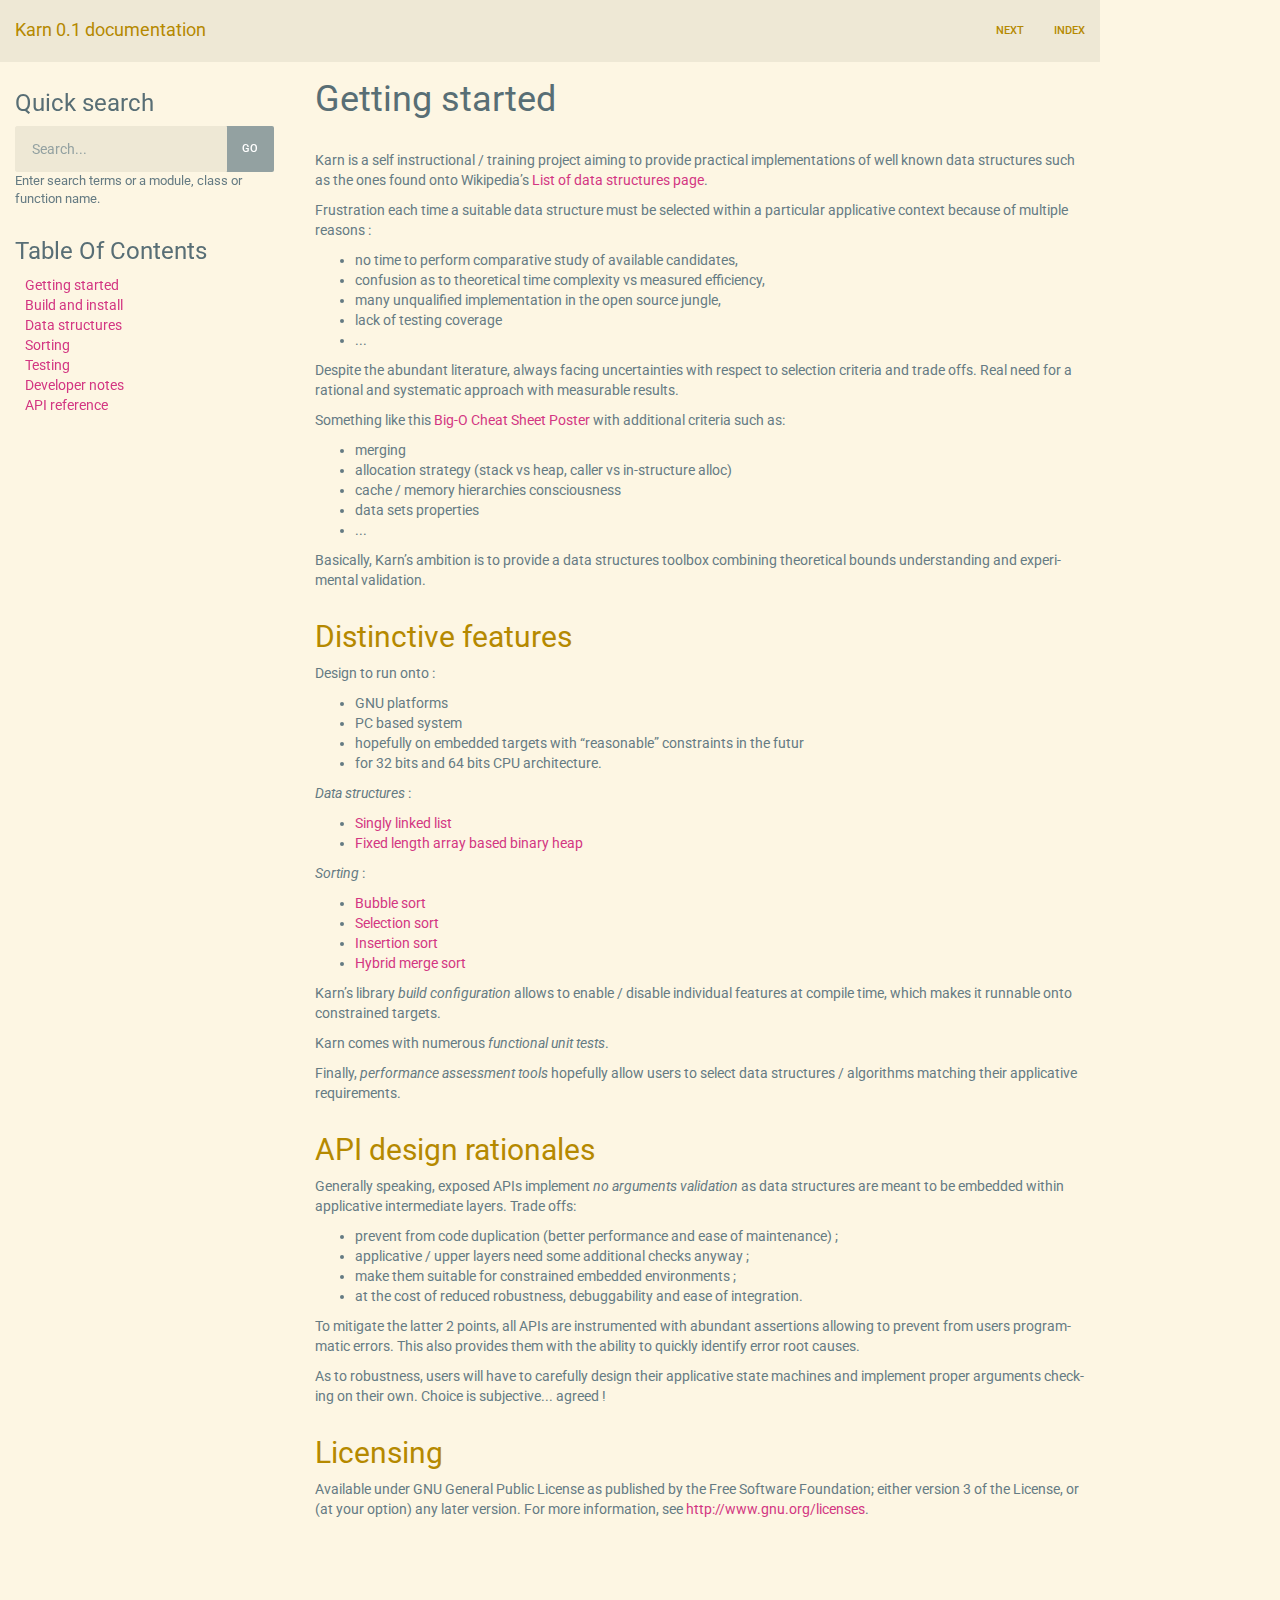
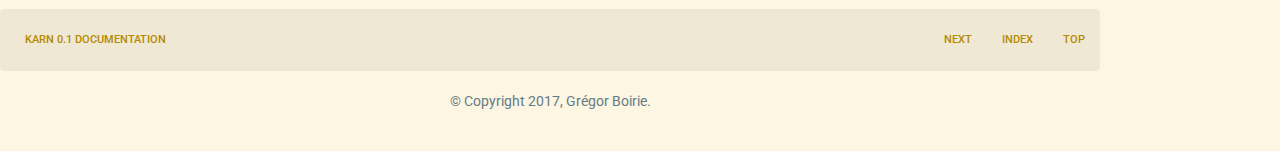
<file: docs/index.html>
<!DOCTYPE html>




<html lang="en">
  <head>
    <meta charset="utf-8" />
    
    <title>Getting started &mdash; Karn 0.1 documentation</title>
    <meta name="description" content="">
    <meta name="author" content="">

    

<link rel="stylesheet" href="_static/css/basicstrap-base.css" type="text/css" />
<link rel="stylesheet" id="current-theme" href="_static/css/bootstrap3/bootswatch-sandstone.css" type="text/css" />
<link rel="stylesheet" id="current-adjust-theme" href="_static/css/adjust_theme/bootswatch-sandstone.css" type="text/css" />

<link rel="stylesheet" href="_static/css/font-awesome.min.css">

<style type="text/css">
  body {
    padding-top: 60px;
    padding-bottom: 40px;
  }
</style>

<link rel="stylesheet" href="_static/css/basicstrap.css" type="text/css" />
<link rel="stylesheet" href="_static/pygments.css" type="text/css" />
<link rel="stylesheet" href="_static/css/karn.css" type="text/css" />
    
<script type="text/javascript">
  var DOCUMENTATION_OPTIONS = {
            URL_ROOT:    './',
            VERSION:     '0.1',
            COLLAPSE_INDEX: false,
            FILE_SUFFIX: '.html',
            HAS_SOURCE:  true
  };
</script>
    <script type="text/javascript" src="_static/js/jquery.min.js"></script>
    <script type="text/javascript" src="_static/underscore.js"></script>
    <script type="text/javascript" src="_static/doctools.js"></script>
    <script type="text/javascript" src="https://cdn.mathjax.org/mathjax/latest/MathJax.js?config=TeX-AMS-MML_HTMLorMML"></script>
    <script type="text/javascript" src="_static/js/bootstrap3.min.js"></script>
<script type="text/javascript" src="_static/js/jquery.cookie.min.js"></script>
<script type="text/javascript" src="_static/js/basicstrap.js"></script>
<script type="text/javascript">
</script>
    <link rel="index" title="Index" href="genindex.html" />
    <link rel="search" title="Search" href="search.html" />
    <link rel="top" title="Karn 0.1 documentation" href="#" />
    <link rel="next" title="Getting started" href="start.html" /> 
  </head>
  <body role="document">
    <div id="navbar-top" class="navbar navbar-fixed-top navbar-inverse" role="navigation" aria-label="top navigation">
      <div class="container-fluid">
        <div class="navbar-header">
          <button type="button" class="navbar-toggle" data-toggle="collapse" data-target=".navbar-collapse">
            <span class="sr-only">Toggle navigation</span>
            <span class="icon-bar"></span>
            <span class="icon-bar"></span>
            <span class="icon-bar"></span>
          </button>
          <a class="navbar-brand" href="#">Karn 0.1 documentation</a>
        </div>
        <div class="navbar-collapse collapse">
          <ul class="nav navbar-nav navbar-right">
              <li class="dropdown visible-xs">
                <a role="button" id="localToc" data-toggle="dropdown" data-target="#" href="#">Table Of Contents <b class="caret"></b></a>
                <ul class="dropdown-menu localtoc sp-localtoc" role="menu" aria-labelledby="localToc">
                <ul>
<li><a class="reference internal" href="#">Getting started</a><ul>
<li><a class="reference internal" href="#distinctive-features">Distinctive features</a></li>
<li><a class="reference internal" href="#api-design-rationales">API design rationales</a></li>
<li><a class="reference internal" href="#licensing">Licensing</a></li>
</ul>
</li>
</ul>

                </ul>
              </li>

            
              <li><a href="start.html" title="Getting started" accesskey="N">next </a></li>
              <li><a href="genindex.html" title="General Index" accesskey="I">index </a></li>
            

            <li class="visible-xs">
                <form class="search form-search form-inline navbar-form navbar-right sp-searchbox" action="search.html" method="get">
                  <div class="input-append input-group">
                    <input type="text" class="search-query form-control" name="q" placeholder="Search...">
                    <span class="input-group-btn">
                    <input type="submit" class="btn" value="Go" />
                    </span>
                  </div>
                  <input type="hidden" name="check_keywords" value="yes" />
                  <input type="hidden" name="area" value="default" />
                </form>
            </li>

            

          </ul>

        </div>
      </div>
    </div>
    

    <!-- container -->
    <div class="container-fluid">

      <!-- row -->
      <div class="row">
         
<div class="col-md-3 hidden-xs" id="sidebar-wrapper">
  <div class="sidebar hidden-xs" role="navigation" aria-label="main navigation">
<div id="searchbox" role="search">
  <h3>Quick search</h3>
  <form class="search form-inline" action="search.html" method="get">
      <div class="input-append input-group">
        <input type="text" class="search-query form-control" name="q" placeholder="Search...">
        <span class="input-group-btn">
        <input type="submit" class="btn" value="Go" />
        </span>
      </div>
      <input type="hidden" name="check_keywords" value="yes" />
      <input type="hidden" name="area" value="default" />
    </form>
    <p class="searchtip" style="font-size: 90%">
    Enter search terms or a module, class or function name.
    </p>
</div>
<h3><a href="#">Table Of Contents</a></h3>
<ul>
<li class="toctree-l1"><a class="reference internal" href="start.html">Getting started</a></li>
<li class="toctree-l1"><a class="reference internal" href="make.html">Build and install</a></li>
<li class="toctree-l1"><a class="reference internal" href="data_struct.html">Data structures</a></li>
<li class="toctree-l1"><a class="reference internal" href="sorting.html">Sorting</a></li>
<li class="toctree-l1"><a class="reference internal" href="test.html">Testing</a></li>
<li class="toctree-l1"><a class="reference internal" href="dev.html">Developer notes</a></li>
<li class="toctree-l1"><a class="reference internal" href="api.html">API reference</a></li>
</ul>

  </div>
</div> 
        

        <div class="col-md-9" id="content-wrapper">
          <div class="document" role="main">
            <div class="documentwrapper">
              <div class="bodywrapper">
                <div class="body">
                  
  <div class="section" id="getting-started">
<h1>Getting started<a class="headerlink" href="#getting-started" title="Permalink to this headline">¶</a></h1>
<p>Karn is a self instructional / training project aiming to provide practical
implementations of well known data structures such as the ones found onto
Wikipedia&#8217;s <a class="reference external" href="https://en.wikipedia.org/wiki/List_of_data_structures">List of data structures page</a>.</p>
<p>Frustration each time a suitable data structure must be selected within a
particular applicative context because of multiple reasons :</p>
<ul class="simple">
<li>no time to perform comparative study of available candidates,</li>
<li>confusion as to theoretical time complexity vs measured efficiency,</li>
<li>many unqualified implementation in the open source jungle,</li>
<li>lack of testing coverage</li>
<li>...</li>
</ul>
<p>Despite the abundant literature, always facing uncertainties with respect to
selection criteria and trade offs. Real need for a rational and systematic
approach with measurable results.</p>
<p>Something like this <a class="reference external" href="http://bigocheatsheet.com/img/big-o-cheat-sheet-poster.png">Big-O Cheat Sheet Poster</a> with additional
criteria such as:</p>
<ul class="simple">
<li>merging</li>
<li>allocation strategy (stack vs heap, caller vs in-structure alloc)</li>
<li>cache / memory hierarchies consciousness</li>
<li>data sets properties</li>
<li>...</li>
</ul>
<p>Basically, Karn&#8217;s ambition is to provide a data structures toolbox combining
theoretical bounds understanding and experimental validation.</p>
<div class="section" id="distinctive-features">
<h2>Distinctive features<a class="headerlink" href="#distinctive-features" title="Permalink to this headline">¶</a></h2>
<p>Design to run onto :</p>
<ul class="simple">
<li>GNU platforms</li>
<li>PC based system</li>
<li>hopefully on embedded targets with &#8220;reasonable&#8221; constraints in the futur</li>
<li>for 32 bits and 64 bits CPU architecture.</li>
</ul>
<p><em>Data structures</em> :</p>
<ul class="simple">
<li><a class="reference internal" href="data_struct.html#dstruct-slist"><span class="std std-ref">Singly linked list</span></a></li>
<li><a class="reference internal" href="data_struct.html#dstruct-bheap-fixed"><span class="std std-ref">Fixed length array based binary heap</span></a></li>
</ul>
<p><em>Sorting</em> :</p>
<ul class="simple">
<li><a class="reference internal" href="sorting.html#sort-bubble"><span class="std std-ref">Bubble sort</span></a></li>
<li><a class="reference internal" href="sorting.html#sort-select"><span class="std std-ref">Selection sort</span></a></li>
<li><a class="reference internal" href="sorting.html#sort-insert"><span class="std std-ref">Insertion sort</span></a></li>
<li><a class="reference internal" href="sorting.html#sort-hybrid-merge"><span class="std std-ref">Hybrid merge sort</span></a></li>
</ul>
<p>Karn&#8217;s library <em>build configuration</em> allows to enable / disable individual
features at compile time, which makes it runnable onto constrained targets.</p>
<p>Karn comes with numerous <em>functional unit tests</em>.</p>
<p>Finally, <em>performance assessment tools</em> hopefully allow users to select data
structures / algorithms matching their applicative requirements.</p>
</div>
<div class="section" id="api-design-rationales">
<h2>API design rationales<a class="headerlink" href="#api-design-rationales" title="Permalink to this headline">¶</a></h2>
<p>Generally speaking, exposed APIs implement <em>no arguments validation</em> as data
structures are meant to be embedded within applicative intermediate layers.
Trade offs:</p>
<ul class="simple">
<li>prevent from code duplication (better performance and ease of maintenance) ;</li>
<li>applicative / upper layers need some additional checks anyway ;</li>
<li>make them suitable for constrained embedded environments ;</li>
<li>at the cost of reduced robustness, debuggability and ease of integration.</li>
</ul>
<p>To mitigate the latter 2 points, all APIs are instrumented with abundant
assertions allowing to prevent from users programmatic errors. This also
provides them with the ability to quickly identify error root causes.</p>
<p>As to robustness, users will have to carefully design their applicative state
machines and implement proper arguments checking on their own. Choice is
subjective... agreed !</p>
</div>
<div class="section" id="licensing">
<h2>Licensing<a class="headerlink" href="#licensing" title="Permalink to this headline">¶</a></h2>
<p>Available under GNU General Public License as published by the Free Software
Foundation; either version 3 of the License, or (at your option) any later
version. For more information, see <a class="reference external" href="http://www.gnu.org/licenses">http://www.gnu.org/licenses</a>.</p>
<div class="toctree-wrapper compound">
<ul>
<li class="toctree-l1"><a class="reference internal" href="start.html">Getting started</a><ul>
<li class="toctree-l2"><a class="reference internal" href="start.html#distinctive-features">Distinctive features</a></li>
<li class="toctree-l2"><a class="reference internal" href="start.html#api-design-rationales">API design rationales</a></li>
<li class="toctree-l2"><a class="reference internal" href="start.html#licensing">Licensing</a></li>
</ul>
</li>
<li class="toctree-l1"><a class="reference internal" href="make.html">Build and install</a><ul>
<li class="toctree-l2"><a class="reference internal" href="make.html#requirements">Requirements</a></li>
<li class="toctree-l2"><a class="reference internal" href="make.html#id1">Build and install</a></li>
<li class="toctree-l2"><a class="reference internal" href="make.html#make-targets">Make targets</a></li>
</ul>
</li>
<li class="toctree-l1"><a class="reference internal" href="data_struct.html">Data structures</a><ul>
<li class="toctree-l2"><a class="reference internal" href="data_struct.html#singly-linked-list">Singly linked list</a></li>
<li class="toctree-l2"><a class="reference internal" href="data_struct.html#binary-heap">Binary Heap</a><ul>
<li class="toctree-l3"><a class="reference internal" href="data_struct.html#fixed-length-array-based-binary-heap">Fixed length array based binary heap</a></li>
</ul>
</li>
</ul>
</li>
<li class="toctree-l1"><a class="reference internal" href="sorting.html">Sorting</a><ul>
<li class="toctree-l2"><a class="reference internal" href="sorting.html#singly-linked-list">Singly linked list</a><ul>
<li class="toctree-l3"><a class="reference internal" href="sorting.html#bubble-sort">Bubble sort</a></li>
<li class="toctree-l3"><a class="reference internal" href="sorting.html#selection-sort">Selection sort</a></li>
<li class="toctree-l3"><a class="reference internal" href="sorting.html#insertion-sort">Insertion sort</a></li>
<li class="toctree-l3"><a class="reference internal" href="sorting.html#hybrid-merge-sort">Hybrid merge sort</a></li>
</ul>
</li>
<li class="toctree-l2"><a class="reference internal" href="sorting.html#algorithm-properties">Algorithm properties</a></li>
</ul>
</li>
<li class="toctree-l1"><a class="reference internal" href="test.html">Testing</a><ul>
<li class="toctree-l2"><a class="reference internal" href="test.html#performance-evaluation">Performance evaluation</a><ul>
<li class="toctree-l3"><a class="reference internal" href="test.html#data-sets">Data sets</a></li>
<li class="toctree-l3"><a class="reference internal" href="test.html#sorting-singly-linked-list">Sorting singly linked list</a></li>
</ul>
</li>
</ul>
</li>
<li class="toctree-l1"><a class="reference internal" href="dev.html">Developer notes</a></li>
<li class="toctree-l1"><a class="reference internal" href="api.html">API reference</a><ul>
<li class="toctree-l2"><a class="reference internal" href="api.html#slingly-linked-list">Slingly linked list</a></li>
<li class="toctree-l2"><a class="reference internal" href="api.html#fixed-length-array-base-binary-heap">Fixed length array base binary heap</a></li>
</ul>
</li>
</ul>
</div>
</div>
</div>


                </div>
              </div>
            </div>
          </div>
        </div>
        
        
      </div><!-- /row -->

      <!-- row -->
      <div class="row footer-relbar">
<div id="navbar-related" class=" related navbar navbar-default" role="navigation" aria-label="related navigation">
  <div class="navbar-inner">
    <ul class="nav navbar-nav ">
        <li><a href="#">Karn 0.1 documentation</a></li>
    </ul>
<ul class="nav navbar-nav pull-right hidden-xs hidden-sm">
      
        <li><a href="start.html" title="Getting started" >next</a></li>
        <li><a href="genindex.html" title="General Index" >index</a></li>
        <li><a href="#">top</a></li> 
      
    </ul>
  </div>
</div>
      </div><!-- /row -->

      <!-- footer -->
      <footer role="contentinfo">
          &copy; Copyright 2017, Grégor Boirie.
      </footer>
      <!-- /footer -->

    </div>
    <!-- /container -->

  </body>
</html>
</file>
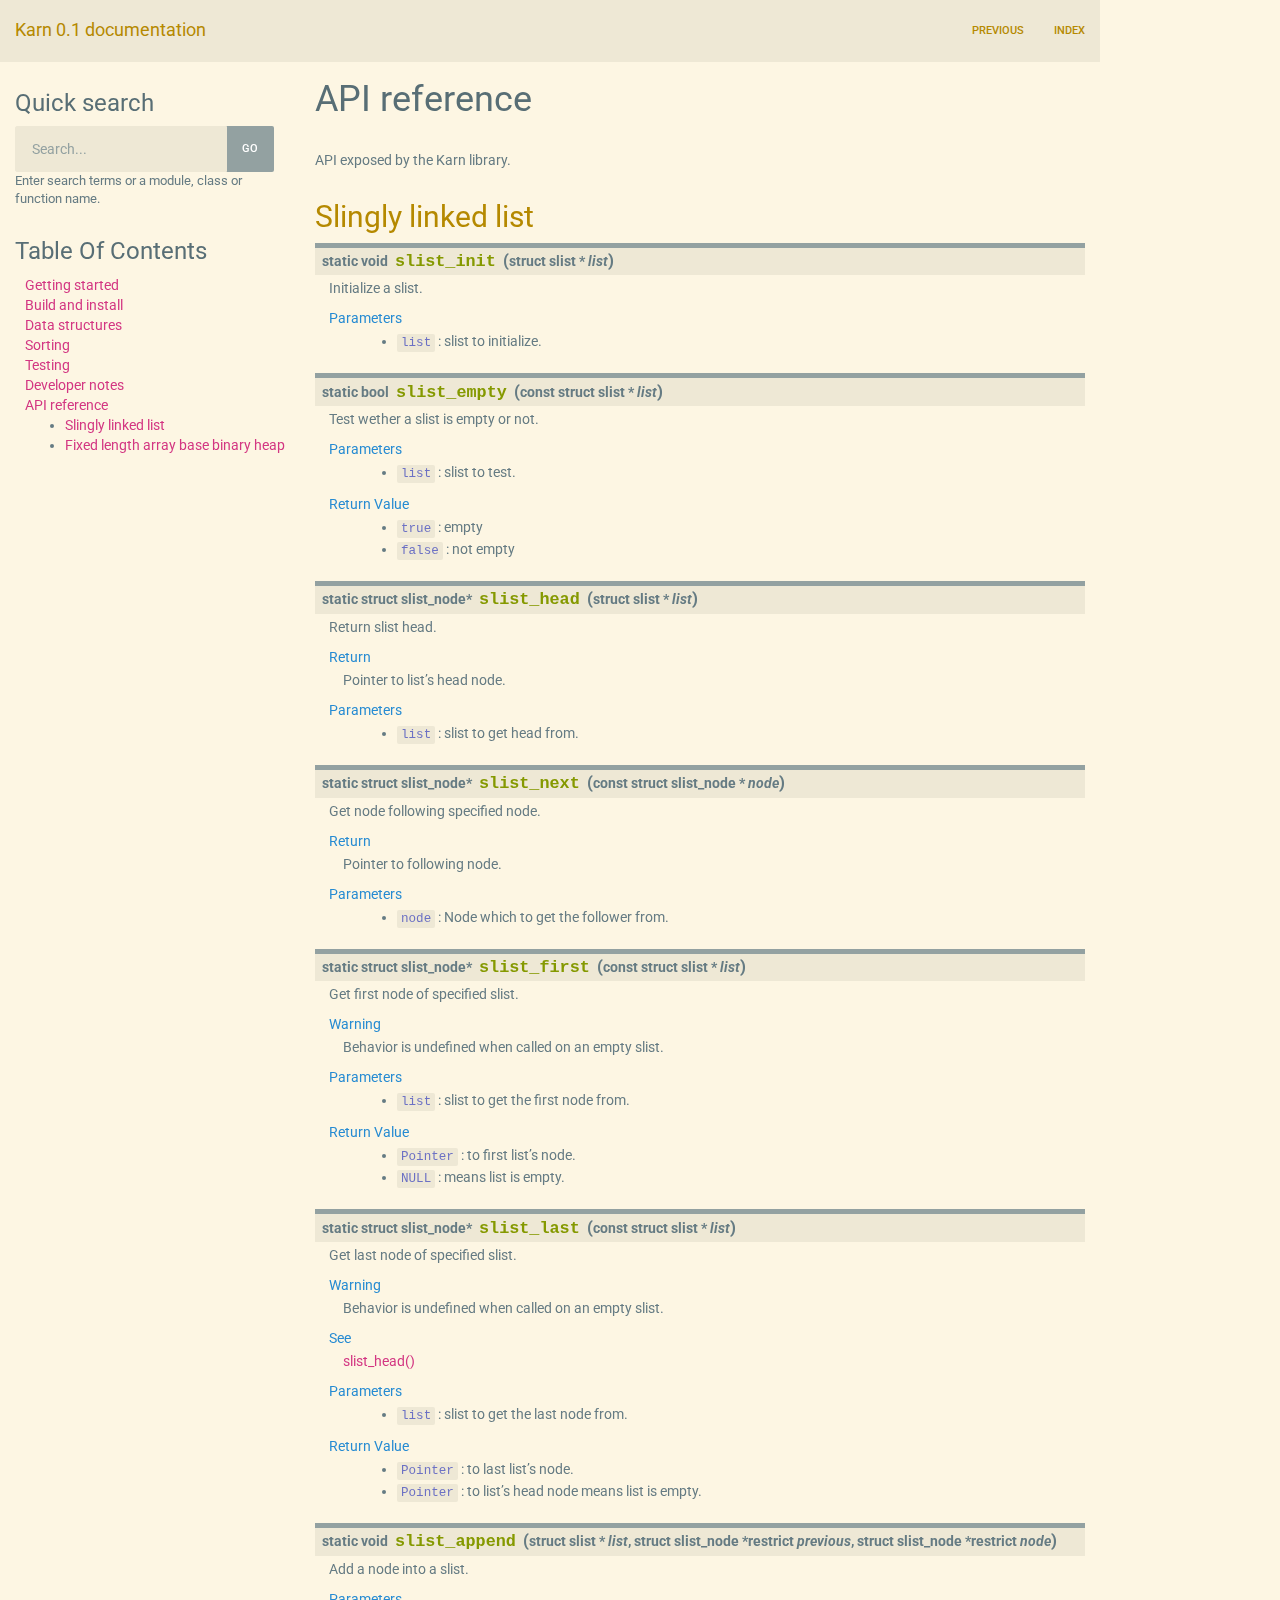
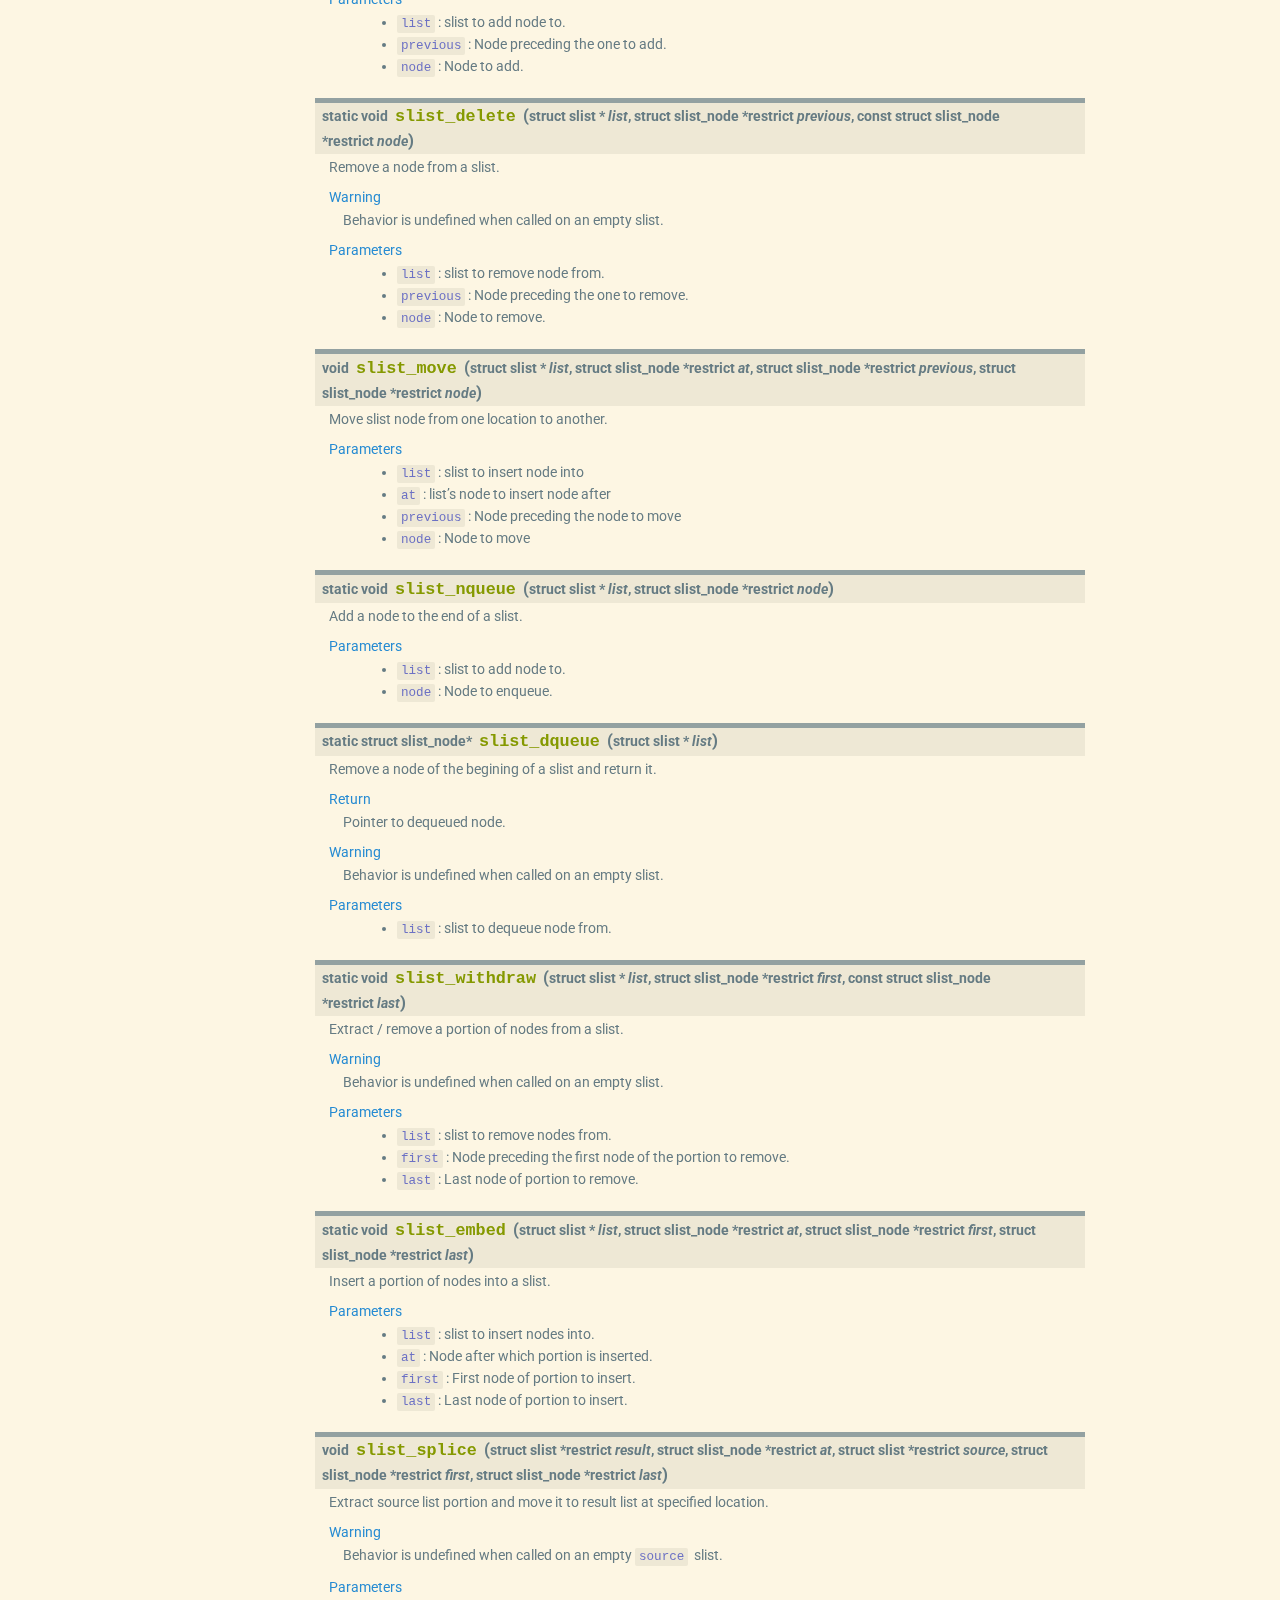
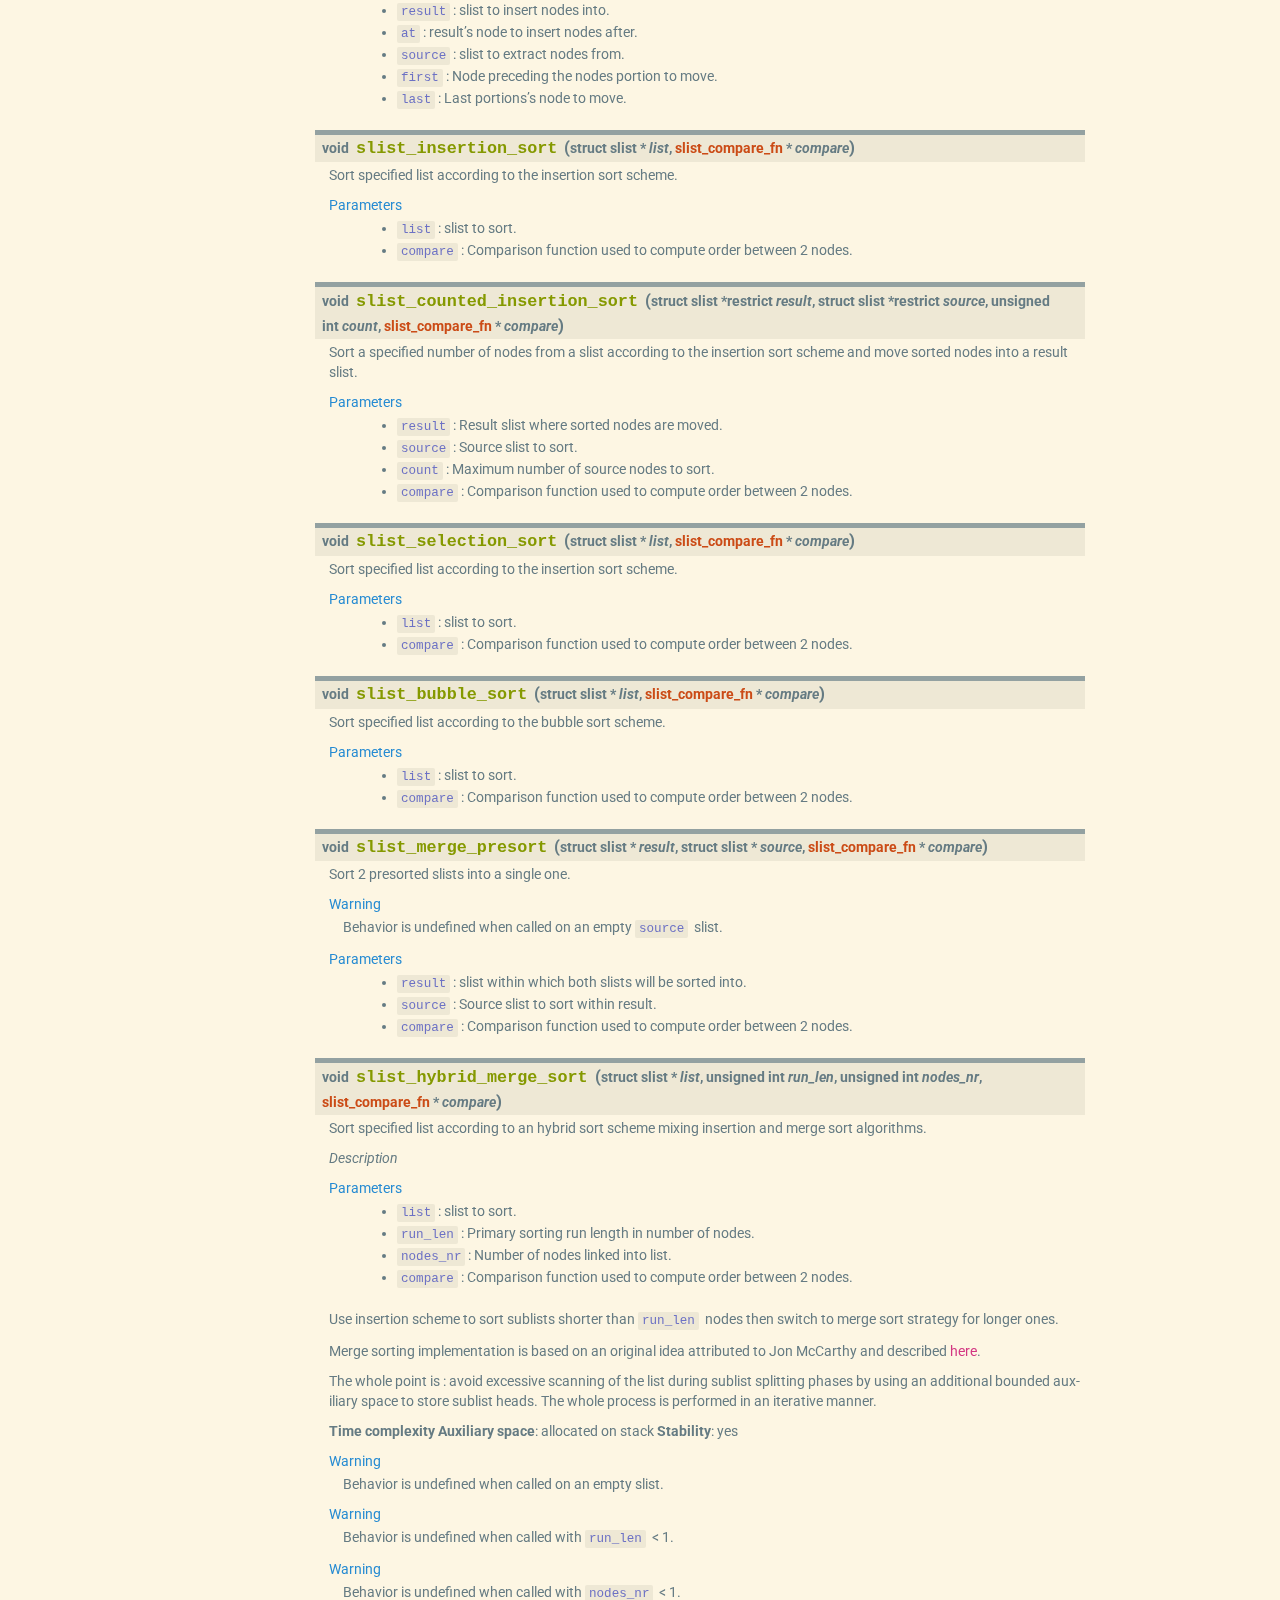
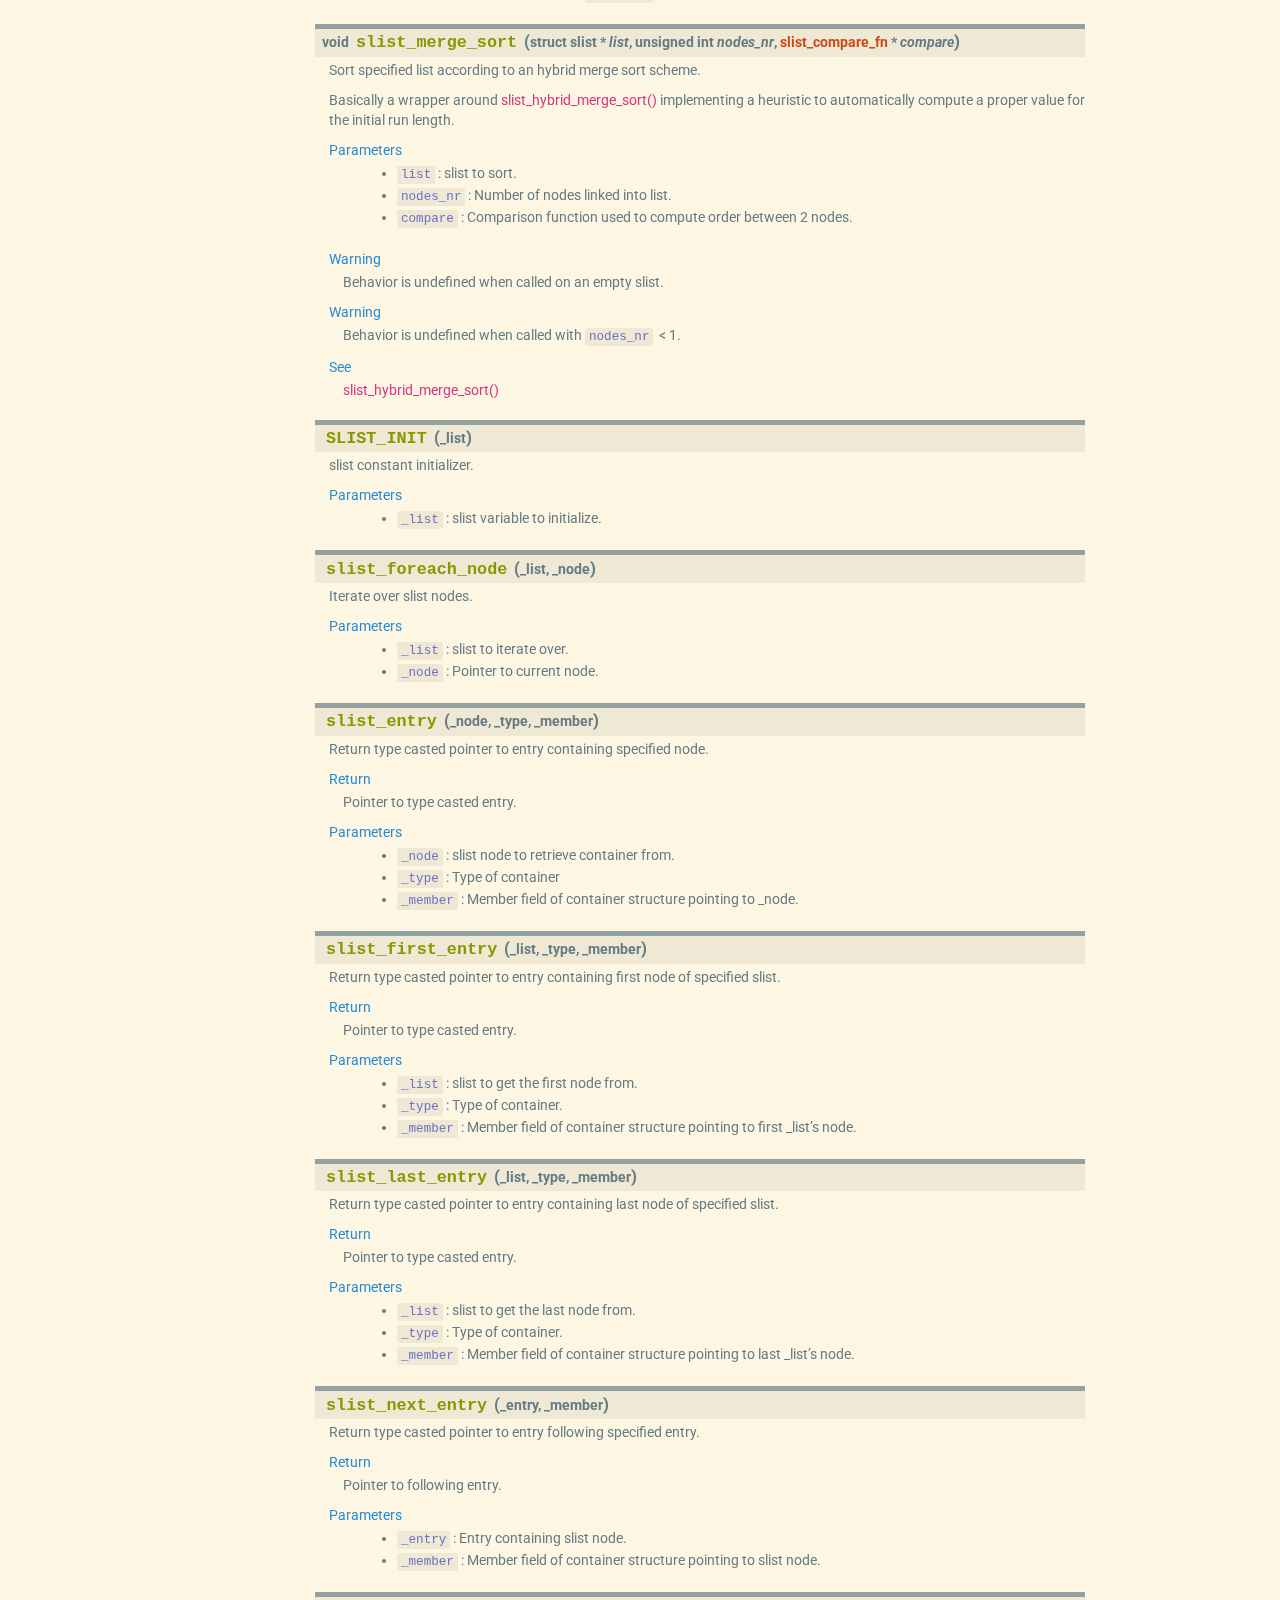
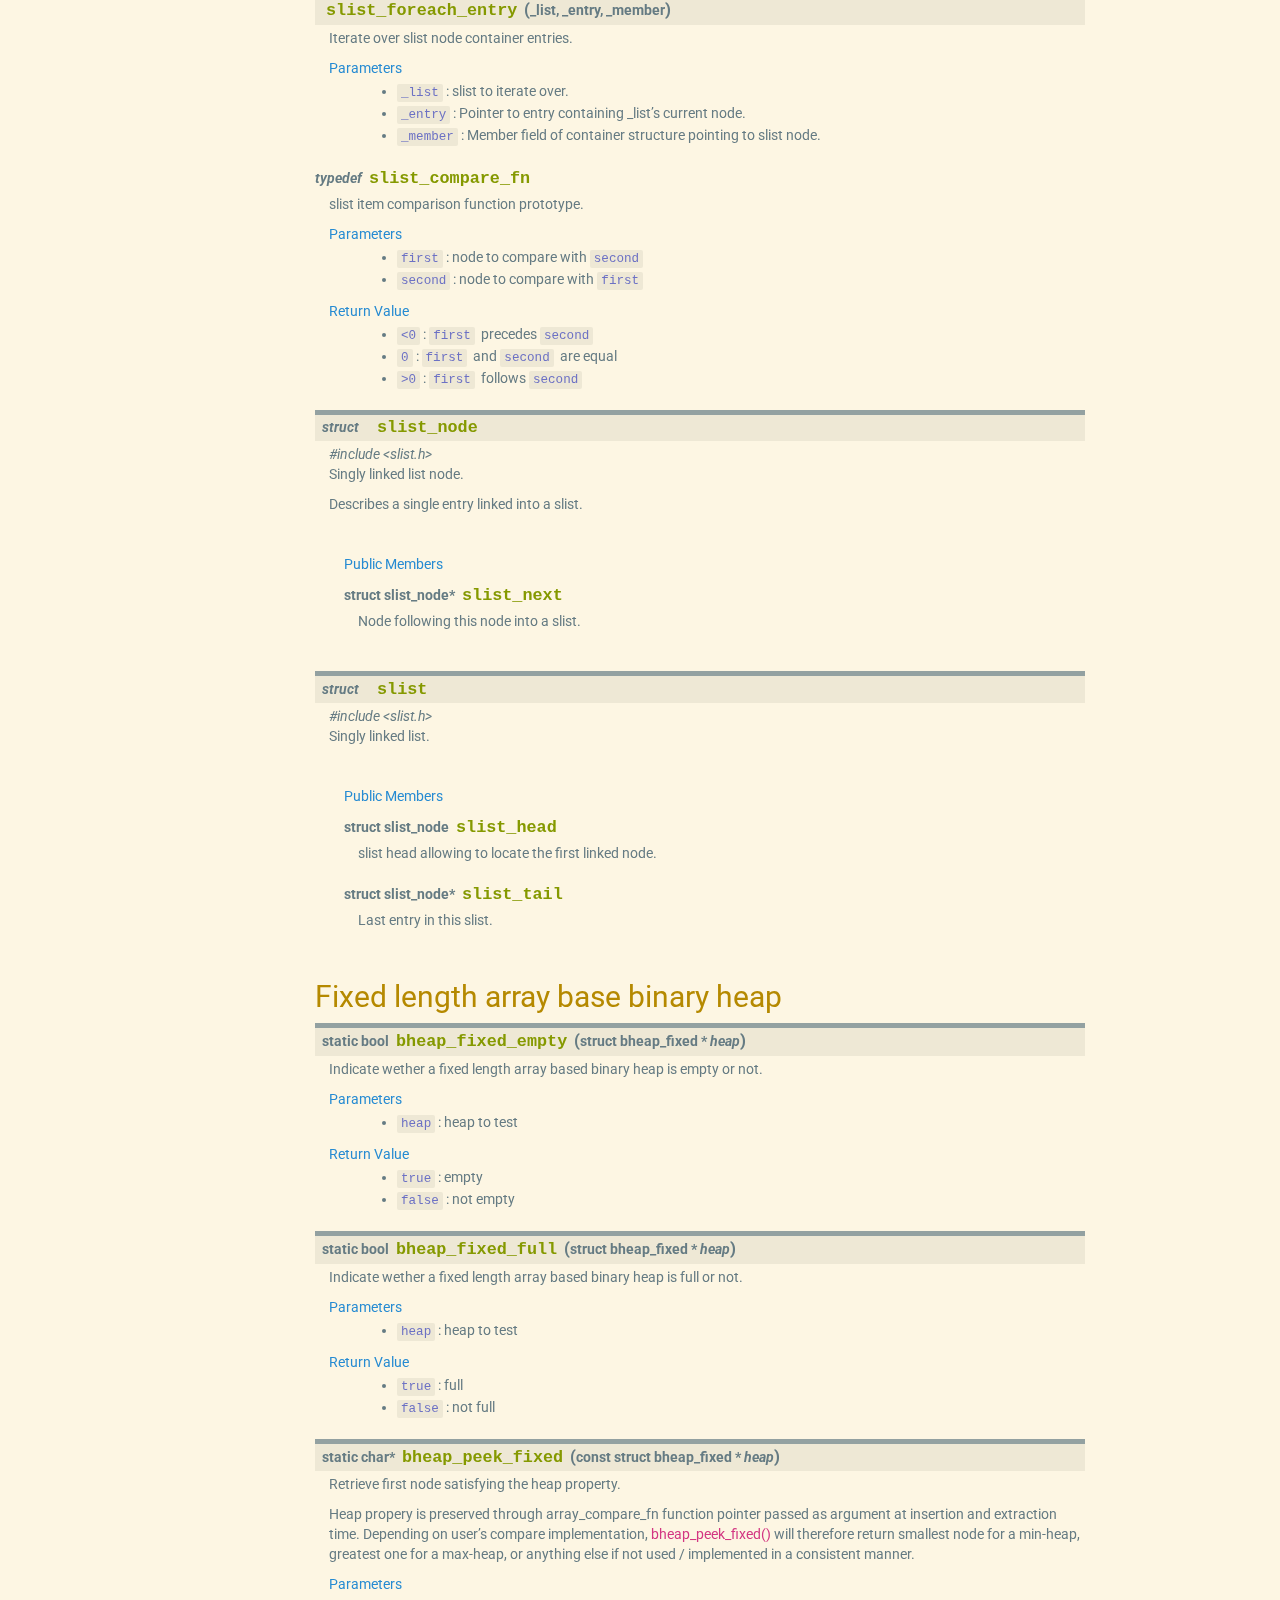
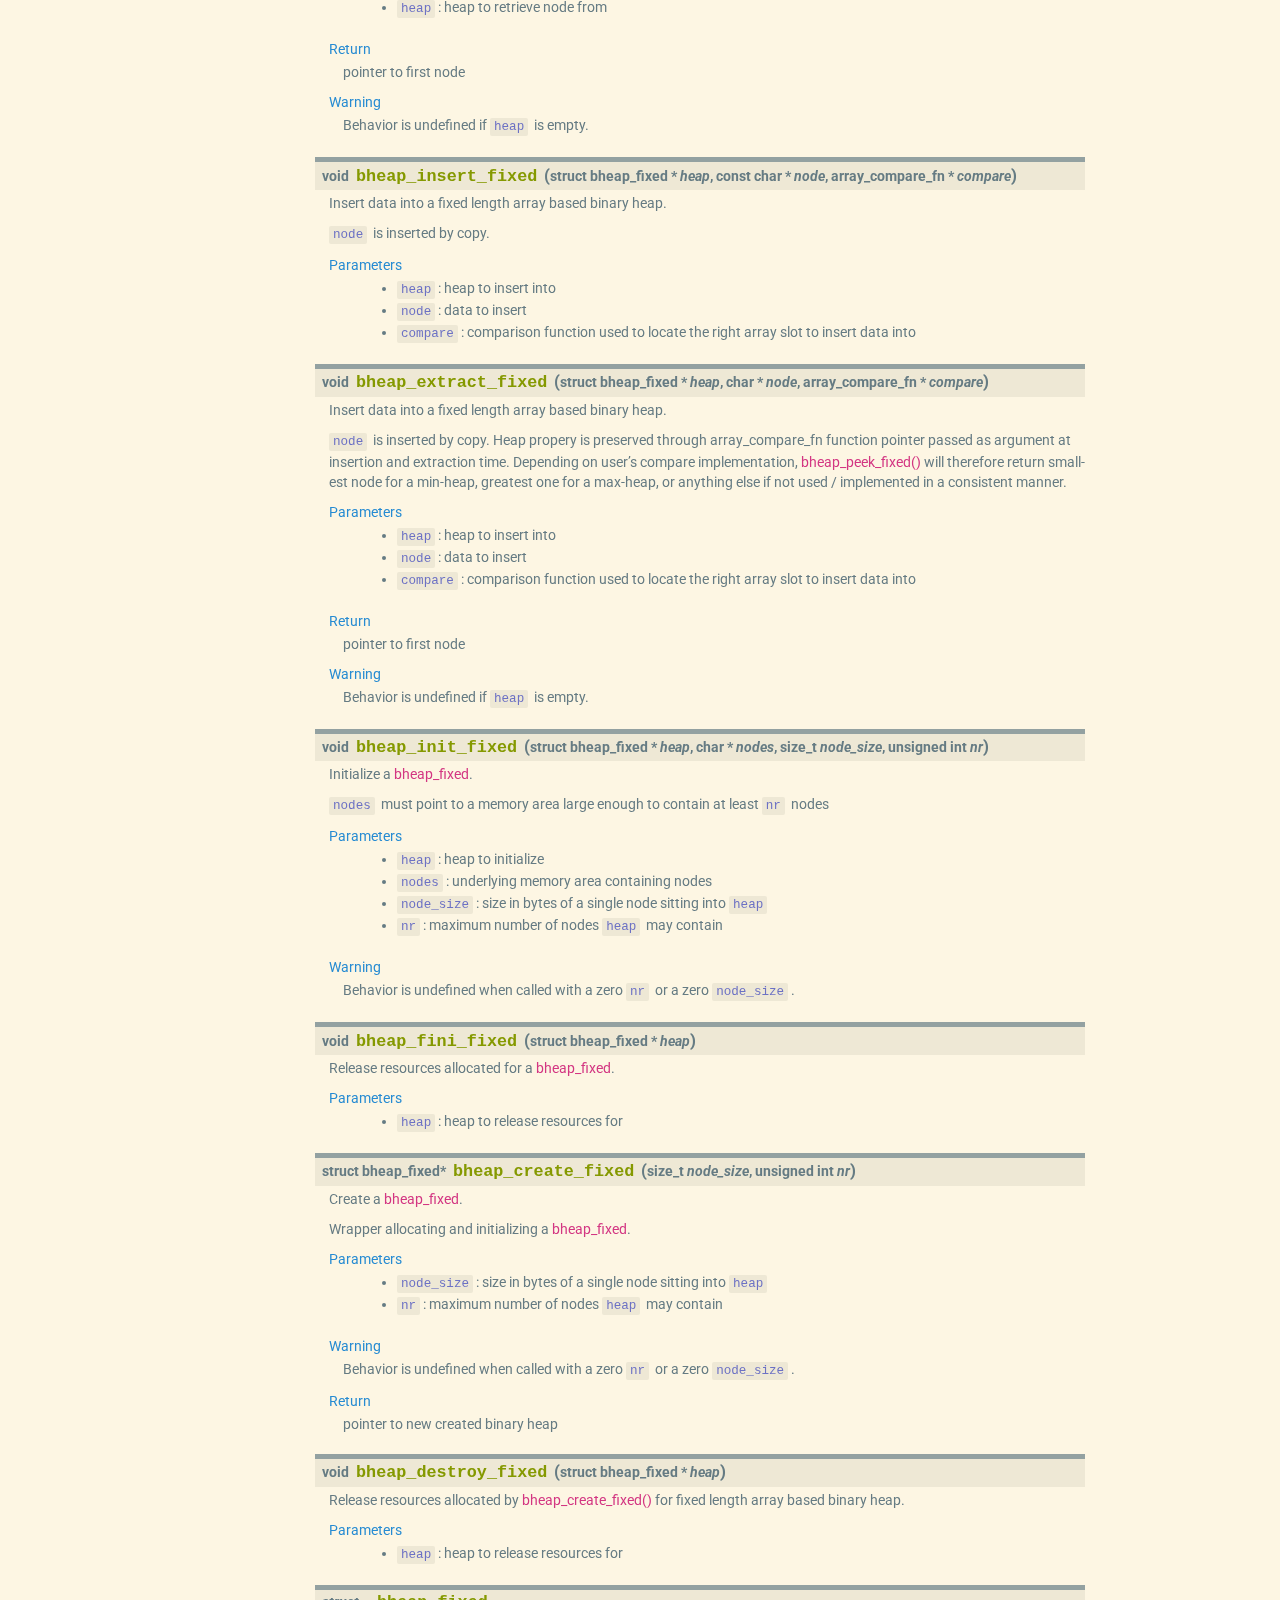
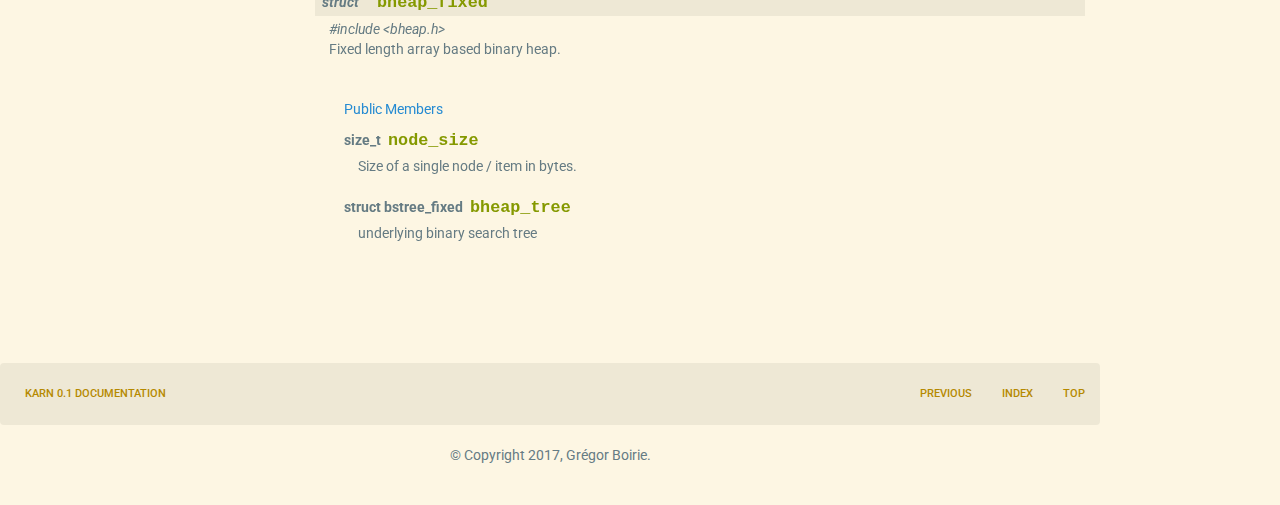
<file: docs/api.html>
<!DOCTYPE html>




<html lang="en">
  <head>
    <meta charset="utf-8" />
    
    <title>API reference &mdash; Karn 0.1 documentation</title>
    <meta name="description" content="">
    <meta name="author" content="">

    

<link rel="stylesheet" href="_static/css/basicstrap-base.css" type="text/css" />
<link rel="stylesheet" id="current-theme" href="_static/css/bootstrap3/bootswatch-sandstone.css" type="text/css" />
<link rel="stylesheet" id="current-adjust-theme" href="_static/css/adjust_theme/bootswatch-sandstone.css" type="text/css" />

<link rel="stylesheet" href="_static/css/font-awesome.min.css">

<style type="text/css">
  body {
    padding-top: 60px;
    padding-bottom: 40px;
  }
</style>

<link rel="stylesheet" href="_static/css/basicstrap.css" type="text/css" />
<link rel="stylesheet" href="_static/pygments.css" type="text/css" />
<link rel="stylesheet" href="_static/css/karn.css" type="text/css" />
    
<script type="text/javascript">
  var DOCUMENTATION_OPTIONS = {
            URL_ROOT:    './',
            VERSION:     '0.1',
            COLLAPSE_INDEX: false,
            FILE_SUFFIX: '.html',
            HAS_SOURCE:  true
  };
</script>
    <script type="text/javascript" src="_static/js/jquery.min.js"></script>
    <script type="text/javascript" src="_static/underscore.js"></script>
    <script type="text/javascript" src="_static/doctools.js"></script>
    <script type="text/javascript" src="https://cdn.mathjax.org/mathjax/latest/MathJax.js?config=TeX-AMS-MML_HTMLorMML"></script>
    <script type="text/javascript" src="_static/js/bootstrap3.min.js"></script>
<script type="text/javascript" src="_static/js/jquery.cookie.min.js"></script>
<script type="text/javascript" src="_static/js/basicstrap.js"></script>
<script type="text/javascript">
</script>
    <link rel="index" title="Index" href="genindex.html" />
    <link rel="search" title="Search" href="search.html" />
    <link rel="top" title="Karn 0.1 documentation" href="index.html" />
    <link rel="prev" title="Developer notes" href="dev.html" /> 
  </head>
  <body role="document">
    <div id="navbar-top" class="navbar navbar-fixed-top navbar-inverse" role="navigation" aria-label="top navigation">
      <div class="container-fluid">
        <div class="navbar-header">
          <button type="button" class="navbar-toggle" data-toggle="collapse" data-target=".navbar-collapse">
            <span class="sr-only">Toggle navigation</span>
            <span class="icon-bar"></span>
            <span class="icon-bar"></span>
            <span class="icon-bar"></span>
          </button>
          <a class="navbar-brand" href="index.html">Karn 0.1 documentation</a>
        </div>
        <div class="navbar-collapse collapse">
          <ul class="nav navbar-nav navbar-right">
              <li class="dropdown visible-xs">
                <a role="button" id="localToc" data-toggle="dropdown" data-target="#" href="#">Table Of Contents <b class="caret"></b></a>
                <ul class="dropdown-menu localtoc sp-localtoc" role="menu" aria-labelledby="localToc">
                <ul>
<li><a class="reference internal" href="#">API reference</a><ul>
<li><a class="reference internal" href="#slingly-linked-list">Slingly linked list</a></li>
<li><a class="reference internal" href="#fixed-length-array-base-binary-heap">Fixed length array base binary heap</a></li>
</ul>
</li>
</ul>

                </ul>
              </li>

            
              <li><a href="dev.html" title="Developer notes" accesskey="P">previous </a></li>
              <li><a href="genindex.html" title="General Index" accesskey="I">index </a></li>
            

            <li class="visible-xs">
                <form class="search form-search form-inline navbar-form navbar-right sp-searchbox" action="search.html" method="get">
                  <div class="input-append input-group">
                    <input type="text" class="search-query form-control" name="q" placeholder="Search...">
                    <span class="input-group-btn">
                    <input type="submit" class="btn" value="Go" />
                    </span>
                  </div>
                  <input type="hidden" name="check_keywords" value="yes" />
                  <input type="hidden" name="area" value="default" />
                </form>
            </li>

            

          </ul>

        </div>
      </div>
    </div>
    

    <!-- container -->
    <div class="container-fluid">

      <!-- row -->
      <div class="row">
         
<div class="col-md-3 hidden-xs" id="sidebar-wrapper">
  <div class="sidebar hidden-xs" role="navigation" aria-label="main navigation">
<div id="searchbox" role="search">
  <h3>Quick search</h3>
  <form class="search form-inline" action="search.html" method="get">
      <div class="input-append input-group">
        <input type="text" class="search-query form-control" name="q" placeholder="Search...">
        <span class="input-group-btn">
        <input type="submit" class="btn" value="Go" />
        </span>
      </div>
      <input type="hidden" name="check_keywords" value="yes" />
      <input type="hidden" name="area" value="default" />
    </form>
    <p class="searchtip" style="font-size: 90%">
    Enter search terms or a module, class or function name.
    </p>
</div>
<h3><a href="index.html">Table Of Contents</a></h3>
<ul class="current">
<li class="toctree-l1"><a class="reference internal" href="start.html">Getting started</a></li>
<li class="toctree-l1"><a class="reference internal" href="make.html">Build and install</a></li>
<li class="toctree-l1"><a class="reference internal" href="data_struct.html">Data structures</a></li>
<li class="toctree-l1"><a class="reference internal" href="sorting.html">Sorting</a></li>
<li class="toctree-l1"><a class="reference internal" href="test.html">Testing</a></li>
<li class="toctree-l1"><a class="reference internal" href="dev.html">Developer notes</a></li>
<li class="toctree-l1 current"><a class="current reference internal" href="#">API reference</a><ul>
<li class="toctree-l2"><a class="reference internal" href="#slingly-linked-list">Slingly linked list</a></li>
<li class="toctree-l2"><a class="reference internal" href="#fixed-length-array-base-binary-heap">Fixed length array base binary heap</a></li>
</ul>
</li>
</ul>

  </div>
</div> 
        

        <div class="col-md-9" id="content-wrapper">
          <div class="document" role="main">
            <div class="documentwrapper">
              <div class="bodywrapper">
                <div class="body">
                  
  <div class="section" id="api-reference">
<h1>API reference<a class="headerlink" href="#api-reference" title="Permalink to this headline">¶</a></h1>
<p>API exposed by the Karn library.</p>
<div class="section" id="slingly-linked-list">
<span id="api-slist"></span><h2>Slingly linked list<a class="headerlink" href="#slingly-linked-list" title="Permalink to this headline">¶</a></h2>
<dl class="function">
<dt id="c.slist_init">
<span class="target" id="Karngroup__slist_1ga430c94443e9ea2bc2dbaf3c3ab0e29db"></span>static void <code class="descname">slist_init</code><span class="sig-paren">(</span>struct  slist  *<em>&nbsp;list</em><span class="sig-paren">)</span><a class="headerlink" href="#c.slist_init" title="Permalink to this definition">¶</a></dt>
<dd><p>Initialize a slist. </p>
<p><dl class="docutils">
<dt><strong>Parameters</strong></dt>
<dd><ul class="breatheparameterlist first last simple">
<li><code class="docutils literal"><span class="pre">list</span></code>: slist to initialize. </li>
</ul>
</dd>
</dl>
</p>
</dd></dl>

<dl class="function">
<dt id="c.slist_empty">
<span class="target" id="Karngroup__slist_1ga67b5b04dc0457371169699de9f0e5180"></span>static bool <code class="descname">slist_empty</code><span class="sig-paren">(</span>const struct  slist  *<em>&nbsp;list</em><span class="sig-paren">)</span><a class="headerlink" href="#c.slist_empty" title="Permalink to this definition">¶</a></dt>
<dd><p>Test wether a slist is empty or not. </p>
<p><dl class="docutils">
<dt><strong>Parameters</strong></dt>
<dd><ul class="breatheparameterlist first last simple">
<li><code class="docutils literal"><span class="pre">list</span></code>: slist to test.</li>
</ul>
</dd>
<dt><strong>Return Value</strong></dt>
<dd><ul class="breatheparameterlist first last simple">
<li><code class="docutils literal"><span class="pre">true</span></code>: empty </li>
<li><code class="docutils literal"><span class="pre">false</span></code>: not empty </li>
</ul>
</dd>
</dl>
</p>
</dd></dl>

<dl class="function">
<dt id="c.slist_head">
<span class="target" id="Karngroup__slist_1gad1b43ebc6ecd4e15f82e82c9463b10db"></span>static struct slist_node* <code class="descname">slist_head</code><span class="sig-paren">(</span>struct  slist  *<em>&nbsp;list</em><span class="sig-paren">)</span><a class="headerlink" href="#c.slist_head" title="Permalink to this definition">¶</a></dt>
<dd><p>Return slist head. </p>
<p><dl class="docutils">
<dt><strong>Return</strong></dt>
<dd>Pointer to list&#8217;s head node. </dd>
<dt><strong>Parameters</strong></dt>
<dd><ul class="breatheparameterlist first last simple">
<li><code class="docutils literal"><span class="pre">list</span></code>: slist to get head from.</li>
</ul>
</dd>
</dl>
</p>
</dd></dl>

<dl class="function">
<dt id="c.slist_next">
<span class="target" id="Karngroup__slist_1gaa4ee913a22378073ac2410c84a185ce6"></span>static struct slist_node* <code class="descname">slist_next</code><span class="sig-paren">(</span>const struct  slist_node  *<em>&nbsp;node</em><span class="sig-paren">)</span><a class="headerlink" href="#c.slist_next" title="Permalink to this definition">¶</a></dt>
<dd><p>Get node following specified node. </p>
<p><dl class="docutils">
<dt><strong>Return</strong></dt>
<dd>Pointer to following node. </dd>
<dt><strong>Parameters</strong></dt>
<dd><ul class="breatheparameterlist first last simple">
<li><code class="docutils literal"><span class="pre">node</span></code>: Node which to get the follower from.</li>
</ul>
</dd>
</dl>
</p>
</dd></dl>

<dl class="function">
<dt id="c.slist_first">
<span class="target" id="Karngroup__slist_1ga3992525e0970a3794b7a776bf1af5a5c"></span>static struct slist_node* <code class="descname">slist_first</code><span class="sig-paren">(</span>const struct  slist  *<em>&nbsp;list</em><span class="sig-paren">)</span><a class="headerlink" href="#c.slist_first" title="Permalink to this definition">¶</a></dt>
<dd><p>Get first node of specified slist. </p>
<p><dl class="docutils">
<dt><strong>Warning</strong></dt>
<dd>Behavior is undefined when called on an empty slist. </dd>
<dt><strong>Parameters</strong></dt>
<dd><ul class="breatheparameterlist first last simple">
<li><code class="docutils literal"><span class="pre">list</span></code>: slist to get the first node from.</li>
</ul>
</dd>
<dt><strong>Return Value</strong></dt>
<dd><ul class="breatheparameterlist first last simple">
<li><code class="docutils literal"><span class="pre">Pointer</span></code>: to first list&#8217;s node. </li>
<li><code class="docutils literal"><span class="pre">NULL</span></code>: means list is empty.</li>
</ul>
</dd>
</dl>
</p>
</dd></dl>

<dl class="function">
<dt id="c.slist_last">
<span class="target" id="Karngroup__slist_1ga063885cb544c9213a8cec356fe77a7e2"></span>static struct slist_node* <code class="descname">slist_last</code><span class="sig-paren">(</span>const struct  slist  *<em>&nbsp;list</em><span class="sig-paren">)</span><a class="headerlink" href="#c.slist_last" title="Permalink to this definition">¶</a></dt>
<dd><p>Get last node of specified slist. </p>
<p><dl class="docutils">
<dt><strong>Warning</strong></dt>
<dd>Behavior is undefined when called on an empty slist.</dd>
<dt><strong>See</strong></dt>
<dd><a class="reference internal" href="#Karngroup__slist_1gad1b43ebc6ecd4e15f82e82c9463b10db"><span class="std std-ref">slist_head()</span></a> </dd>
<dt><strong>Parameters</strong></dt>
<dd><ul class="breatheparameterlist first last simple">
<li><code class="docutils literal"><span class="pre">list</span></code>: slist to get the last node from.</li>
</ul>
</dd>
<dt><strong>Return Value</strong></dt>
<dd><ul class="breatheparameterlist first last simple">
<li><code class="docutils literal"><span class="pre">Pointer</span></code>: to last list&#8217;s node. </li>
<li><code class="docutils literal"><span class="pre">Pointer</span></code>: to list&#8217;s head node means list is empty.</li>
</ul>
</dd>
</dl>
</p>
</dd></dl>

<dl class="function">
<dt id="c.slist_append">
<span class="target" id="Karngroup__slist_1gadb550e23298bf3df55f3966d67a90d78"></span>static void <code class="descname">slist_append</code><span class="sig-paren">(</span>struct  slist  *<em>&nbsp;list</em>, struct  slist_node  *restrict<em>&nbsp;previous</em>, struct  slist_node  *restrict<em>&nbsp;node</em><span class="sig-paren">)</span><a class="headerlink" href="#c.slist_append" title="Permalink to this definition">¶</a></dt>
<dd><p>Add a node into a slist. </p>
<p><dl class="docutils">
<dt><strong>Parameters</strong></dt>
<dd><ul class="breatheparameterlist first last simple">
<li><code class="docutils literal"><span class="pre">list</span></code>: slist to add node to. </li>
<li><code class="docutils literal"><span class="pre">previous</span></code>: Node preceding the one to add. </li>
<li><code class="docutils literal"><span class="pre">node</span></code>: Node to add. </li>
</ul>
</dd>
</dl>
</p>
</dd></dl>

<dl class="function">
<dt id="c.slist_delete">
<span class="target" id="Karngroup__slist_1ga306ecf746556fad948dfa5bf2bdc6281"></span>static void <code class="descname">slist_delete</code><span class="sig-paren">(</span>struct  slist  *<em>&nbsp;list</em>, struct  slist_node  *restrict<em>&nbsp;previous</em>, const struct  slist_node  *restrict<em>&nbsp;node</em><span class="sig-paren">)</span><a class="headerlink" href="#c.slist_delete" title="Permalink to this definition">¶</a></dt>
<dd><p>Remove a node from a slist. </p>
<p><dl class="docutils">
<dt><strong>Warning</strong></dt>
<dd>Behavior is undefined when called on an empty slist. </dd>
<dt><strong>Parameters</strong></dt>
<dd><ul class="breatheparameterlist first last simple">
<li><code class="docutils literal"><span class="pre">list</span></code>: slist to remove node from. </li>
<li><code class="docutils literal"><span class="pre">previous</span></code>: Node preceding the one to remove. </li>
<li><code class="docutils literal"><span class="pre">node</span></code>: Node to remove.</li>
</ul>
</dd>
</dl>
</p>
</dd></dl>

<dl class="function">
<dt id="c.slist_move">
<span class="target" id="Karngroup__slist_1ga3a626948e4e751df03aa16da684fd137"></span>void <code class="descname">slist_move</code><span class="sig-paren">(</span>struct  slist  *<em>&nbsp;list</em>, struct  slist_node  *restrict<em>&nbsp;at</em>, struct  slist_node  *restrict<em>&nbsp;previous</em>, struct  slist_node  *restrict<em>&nbsp;node</em><span class="sig-paren">)</span><a class="headerlink" href="#c.slist_move" title="Permalink to this definition">¶</a></dt>
<dd><p>Move slist node from one location to another. </p>
<p><dl class="docutils">
<dt><strong>Parameters</strong></dt>
<dd><ul class="breatheparameterlist first last simple">
<li><code class="docutils literal"><span class="pre">list</span></code>: slist to insert node into </li>
<li><code class="docutils literal"><span class="pre">at</span></code>: list&#8217;s node to insert node after </li>
<li><code class="docutils literal"><span class="pre">previous</span></code>: Node preceding the node to move </li>
<li><code class="docutils literal"><span class="pre">node</span></code>: Node to move </li>
</ul>
</dd>
</dl>
</p>
</dd></dl>

<dl class="function">
<dt id="c.slist_nqueue">
<span class="target" id="Karngroup__slist_1gadae246562628f4e76980cafca186e4b1"></span>static void <code class="descname">slist_nqueue</code><span class="sig-paren">(</span>struct  slist  *<em>&nbsp;list</em>, struct  slist_node  *restrict<em>&nbsp;node</em><span class="sig-paren">)</span><a class="headerlink" href="#c.slist_nqueue" title="Permalink to this definition">¶</a></dt>
<dd><p>Add a node to the end of a slist. </p>
<p><dl class="docutils">
<dt><strong>Parameters</strong></dt>
<dd><ul class="breatheparameterlist first last simple">
<li><code class="docutils literal"><span class="pre">list</span></code>: slist to add node to. </li>
<li><code class="docutils literal"><span class="pre">node</span></code>: Node to enqueue. </li>
</ul>
</dd>
</dl>
</p>
</dd></dl>

<dl class="function">
<dt id="c.slist_dqueue">
<span class="target" id="Karngroup__slist_1gadc25d024a6751569f07d8c8481bcc3f7"></span>static struct slist_node* <code class="descname">slist_dqueue</code><span class="sig-paren">(</span>struct  slist  *<em>&nbsp;list</em><span class="sig-paren">)</span><a class="headerlink" href="#c.slist_dqueue" title="Permalink to this definition">¶</a></dt>
<dd><p>Remove a node of the begining of a slist and return it. </p>
<p><dl class="docutils">
<dt><strong>Return</strong></dt>
<dd>Pointer to dequeued node.</dd>
<dt><strong>Warning</strong></dt>
<dd>Behavior is undefined when called on an empty slist. </dd>
<dt><strong>Parameters</strong></dt>
<dd><ul class="breatheparameterlist first last simple">
<li><code class="docutils literal"><span class="pre">list</span></code>: slist to dequeue node from.</li>
</ul>
</dd>
</dl>
</p>
</dd></dl>

<dl class="function">
<dt id="c.slist_withdraw">
<span class="target" id="Karngroup__slist_1gade009ff1a5958ad2771f219ef043c328"></span>static void <code class="descname">slist_withdraw</code><span class="sig-paren">(</span>struct  slist  *<em>&nbsp;list</em>, struct  slist_node  *restrict<em>&nbsp;first</em>, const struct  slist_node  *restrict<em>&nbsp;last</em><span class="sig-paren">)</span><a class="headerlink" href="#c.slist_withdraw" title="Permalink to this definition">¶</a></dt>
<dd><p>Extract / remove a portion of nodes from a slist. </p>
<p><dl class="docutils">
<dt><strong>Warning</strong></dt>
<dd>Behavior is undefined when called on an empty slist. </dd>
<dt><strong>Parameters</strong></dt>
<dd><ul class="breatheparameterlist first last simple">
<li><code class="docutils literal"><span class="pre">list</span></code>: slist to remove nodes from. </li>
<li><code class="docutils literal"><span class="pre">first</span></code>: Node preceding the first node of the portion to remove. </li>
<li><code class="docutils literal"><span class="pre">last</span></code>: Last node of portion to remove.</li>
</ul>
</dd>
</dl>
</p>
</dd></dl>

<dl class="function">
<dt id="c.slist_embed">
<span class="target" id="Karngroup__slist_1ga55e6f1003019063deae41bdc346e0612"></span>static void <code class="descname">slist_embed</code><span class="sig-paren">(</span>struct  slist  *<em>&nbsp;list</em>, struct  slist_node  *restrict<em>&nbsp;at</em>, struct  slist_node  *restrict<em>&nbsp;first</em>, struct  slist_node  *restrict<em>&nbsp;last</em><span class="sig-paren">)</span><a class="headerlink" href="#c.slist_embed" title="Permalink to this definition">¶</a></dt>
<dd><p>Insert a portion of nodes into a slist. </p>
<p><dl class="docutils">
<dt><strong>Parameters</strong></dt>
<dd><ul class="breatheparameterlist first last simple">
<li><code class="docutils literal"><span class="pre">list</span></code>: slist to insert nodes into. </li>
<li><code class="docutils literal"><span class="pre">at</span></code>: Node after which portion is inserted. </li>
<li><code class="docutils literal"><span class="pre">first</span></code>: First node of portion to insert. </li>
<li><code class="docutils literal"><span class="pre">last</span></code>: Last node of portion to insert. </li>
</ul>
</dd>
</dl>
</p>
</dd></dl>

<dl class="function">
<dt id="c.slist_splice">
<span class="target" id="Karngroup__slist_1ga4edb281b51147b064a7809d223a42e59"></span>void <code class="descname">slist_splice</code><span class="sig-paren">(</span>struct  slist  *restrict<em>&nbsp;result</em>, struct  slist_node  *restrict<em>&nbsp;at</em>, struct  slist  *restrict<em>&nbsp;source</em>, struct  slist_node  *restrict<em>&nbsp;first</em>, struct  slist_node  *restrict<em>&nbsp;last</em><span class="sig-paren">)</span><a class="headerlink" href="#c.slist_splice" title="Permalink to this definition">¶</a></dt>
<dd><p>Extract source list portion and move it to result list at specified location. </p>
<p><dl class="docutils">
<dt><strong>Warning</strong></dt>
<dd>Behavior is undefined when called on an empty <code class="docutils literal"><span class="pre">source</span></code> slist. </dd>
<dt><strong>Parameters</strong></dt>
<dd><ul class="breatheparameterlist first last simple">
<li><code class="docutils literal"><span class="pre">result</span></code>: slist to insert nodes into. </li>
<li><code class="docutils literal"><span class="pre">at</span></code>: result&#8217;s node to insert nodes after. </li>
<li><code class="docutils literal"><span class="pre">source</span></code>: slist to extract nodes from. </li>
<li><code class="docutils literal"><span class="pre">first</span></code>: Node preceding the nodes portion to move. </li>
<li><code class="docutils literal"><span class="pre">last</span></code>: Last portions&#8217;s node to move.</li>
</ul>
</dd>
</dl>
</p>
</dd></dl>

<dl class="function">
<dt id="c.slist_insertion_sort">
<span class="target" id="Karngroup__slist_1ga7370a2d04c214ed1ccfb039e7c12f4b3"></span>void <code class="descname">slist_insertion_sort</code><span class="sig-paren">(</span>struct  slist  *<em>&nbsp;list</em>, <a class="reference internal" href="#c.slist_compare_fn" title="slist_compare_fn">slist_compare_fn</a>  *<em>&nbsp;compare</em><span class="sig-paren">)</span><a class="headerlink" href="#c.slist_insertion_sort" title="Permalink to this definition">¶</a></dt>
<dd><p>Sort specified list according to the insertion sort scheme. </p>
<p><dl class="docutils">
<dt><strong>Parameters</strong></dt>
<dd><ul class="breatheparameterlist first last simple">
<li><code class="docutils literal"><span class="pre">list</span></code>: slist to sort. </li>
<li><code class="docutils literal"><span class="pre">compare</span></code>: Comparison function used to compute order between 2 nodes. </li>
</ul>
</dd>
</dl>
</p>
</dd></dl>

<dl class="function">
<dt id="c.slist_counted_insertion_sort">
<span class="target" id="Karngroup__slist_1ga0d3125f733f486c321de3f5ab10b7e6d"></span>void <code class="descname">slist_counted_insertion_sort</code><span class="sig-paren">(</span>struct  slist  *restrict<em>&nbsp;result</em>, struct  slist  *restrict<em>&nbsp;source</em>, unsigned int<em>&nbsp;count</em>, <a class="reference internal" href="#c.slist_compare_fn" title="slist_compare_fn">slist_compare_fn</a>  *<em>&nbsp;compare</em><span class="sig-paren">)</span><a class="headerlink" href="#c.slist_counted_insertion_sort" title="Permalink to this definition">¶</a></dt>
<dd><p>Sort a specified number of nodes from a slist according to the insertion sort scheme and move sorted nodes into a result slist. </p>
<p><dl class="docutils">
<dt><strong>Parameters</strong></dt>
<dd><ul class="breatheparameterlist first last simple">
<li><code class="docutils literal"><span class="pre">result</span></code>: Result slist where sorted nodes are moved. </li>
<li><code class="docutils literal"><span class="pre">source</span></code>: Source slist to sort. </li>
<li><code class="docutils literal"><span class="pre">count</span></code>: Maximum number of source nodes to sort. </li>
<li><code class="docutils literal"><span class="pre">compare</span></code>: Comparison function used to compute order between 2 nodes. </li>
</ul>
</dd>
</dl>
</p>
</dd></dl>

<dl class="function">
<dt id="c.slist_selection_sort">
<span class="target" id="Karngroup__slist_1gad6380db36eaacb47ed4c5b8247c6f2af"></span>void <code class="descname">slist_selection_sort</code><span class="sig-paren">(</span>struct  slist  *<em>&nbsp;list</em>, <a class="reference internal" href="#c.slist_compare_fn" title="slist_compare_fn">slist_compare_fn</a>  *<em>&nbsp;compare</em><span class="sig-paren">)</span><a class="headerlink" href="#c.slist_selection_sort" title="Permalink to this definition">¶</a></dt>
<dd><p>Sort specified list according to the insertion sort scheme. </p>
<p><dl class="docutils">
<dt><strong>Parameters</strong></dt>
<dd><ul class="breatheparameterlist first last simple">
<li><code class="docutils literal"><span class="pre">list</span></code>: slist to sort. </li>
<li><code class="docutils literal"><span class="pre">compare</span></code>: Comparison function used to compute order between 2 nodes. </li>
</ul>
</dd>
</dl>
</p>
</dd></dl>

<dl class="function">
<dt id="c.slist_bubble_sort">
<span class="target" id="Karngroup__slist_1gaf776f257e23b741799508d57559ec3a6"></span>void <code class="descname">slist_bubble_sort</code><span class="sig-paren">(</span>struct  slist  *<em>&nbsp;list</em>, <a class="reference internal" href="#c.slist_compare_fn" title="slist_compare_fn">slist_compare_fn</a>  *<em>&nbsp;compare</em><span class="sig-paren">)</span><a class="headerlink" href="#c.slist_bubble_sort" title="Permalink to this definition">¶</a></dt>
<dd><p>Sort specified list according to the bubble sort scheme. </p>
<p><dl class="docutils">
<dt><strong>Parameters</strong></dt>
<dd><ul class="breatheparameterlist first last simple">
<li><code class="docutils literal"><span class="pre">list</span></code>: slist to sort. </li>
<li><code class="docutils literal"><span class="pre">compare</span></code>: Comparison function used to compute order between 2 nodes. </li>
</ul>
</dd>
</dl>
</p>
</dd></dl>

<dl class="function">
<dt id="c.slist_merge_presort">
<span class="target" id="Karngroup__slist_1ga3c8b71cf5f20a70ee64600b611a38bf0"></span>void <code class="descname">slist_merge_presort</code><span class="sig-paren">(</span>struct  slist  *<em>&nbsp;result</em>, struct  slist  *<em>&nbsp;source</em>, <a class="reference internal" href="#c.slist_compare_fn" title="slist_compare_fn">slist_compare_fn</a>  *<em>&nbsp;compare</em><span class="sig-paren">)</span><a class="headerlink" href="#c.slist_merge_presort" title="Permalink to this definition">¶</a></dt>
<dd><p>Sort 2 presorted slists into a single one. </p>
<p><dl class="docutils">
<dt><strong>Warning</strong></dt>
<dd>Behavior is undefined when called on an empty <code class="docutils literal"><span class="pre">source</span></code> slist. </dd>
<dt><strong>Parameters</strong></dt>
<dd><ul class="breatheparameterlist first last simple">
<li><code class="docutils literal"><span class="pre">result</span></code>: slist within which both slists will be sorted into. </li>
<li><code class="docutils literal"><span class="pre">source</span></code>: Source slist to sort within result. </li>
<li><code class="docutils literal"><span class="pre">compare</span></code>: Comparison function used to compute order between 2 nodes.</li>
</ul>
</dd>
</dl>
</p>
</dd></dl>

<dl class="function">
<dt id="c.slist_hybrid_merge_sort">
<span class="target" id="Karngroup__slist_1gae81787ebd15464736fe5768577c2de49"></span>void <code class="descname">slist_hybrid_merge_sort</code><span class="sig-paren">(</span>struct  slist  *<em>&nbsp;list</em>, unsigned int<em>&nbsp;run_len</em>, unsigned int<em>&nbsp;nodes_nr</em>, <a class="reference internal" href="#c.slist_compare_fn" title="slist_compare_fn">slist_compare_fn</a>  *<em>&nbsp;compare</em><span class="sig-paren">)</span><a class="headerlink" href="#c.slist_hybrid_merge_sort" title="Permalink to this definition">¶</a></dt>
<dd><p>Sort specified list according to an hybrid sort scheme mixing insertion and merge sort algorithms. </p>
<p><em>Description </em><dl class="docutils">
<dt><strong>Parameters</strong></dt>
<dd><ul class="breatheparameterlist first last simple">
<li><code class="docutils literal"><span class="pre">list</span></code>: slist to sort. </li>
<li><code class="docutils literal"><span class="pre">run_len</span></code>: Primary sorting run length in number of nodes. </li>
<li><code class="docutils literal"><span class="pre">nodes_nr</span></code>: Number of nodes linked into list. </li>
<li><code class="docutils literal"><span class="pre">compare</span></code>: Comparison function used to compute order between 2 nodes.</li>
</ul>
</dd>
</dl>
</p>
<p>Use insertion scheme to sort sublists shorter than <code class="docutils literal"><span class="pre">run_len</span></code> nodes then switch to merge sort strategy for longer ones.</p>
<p>Merge sorting implementation is based on an original idea attributed to Jon McCarthy and described <a class="reference external" href="http://richardhartersworld.com/cri/2007/schoen.html">here</a>.</p>
<p>The whole point is : avoid excessive scanning of the list during sublist splitting phases by using an additional bounded auxiliary space to store sublist heads. The whole process is performed in an iterative manner.</p>
<p><strong>Time complexity</strong> <strong>Auxiliary space</strong>: allocated on stack <strong>Stability</strong>: yes</p>
<p><dl class="docutils">
<dt><strong>Warning</strong></dt>
<dd>Behavior is undefined when called on an empty slist. </dd>
<dt><strong>Warning</strong></dt>
<dd>Behavior is undefined when called with <code class="docutils literal"><span class="pre">run_len</span></code> &lt; 1. </dd>
<dt><strong>Warning</strong></dt>
<dd>Behavior is undefined when called with <code class="docutils literal"><span class="pre">nodes_nr</span></code> &lt; 1. </dd>
</dl>
</p>
</dd></dl>

<dl class="function">
<dt id="c.slist_merge_sort">
<span class="target" id="Karngroup__slist_1ga18ad7a7912c52dc4989e6ccb7bba1ac9"></span>void <code class="descname">slist_merge_sort</code><span class="sig-paren">(</span>struct  slist  *<em>&nbsp;list</em>, unsigned int<em>&nbsp;nodes_nr</em>, <a class="reference internal" href="#c.slist_compare_fn" title="slist_compare_fn">slist_compare_fn</a>  *<em>&nbsp;compare</em><span class="sig-paren">)</span><a class="headerlink" href="#c.slist_merge_sort" title="Permalink to this definition">¶</a></dt>
<dd><p>Sort specified list according to an hybrid merge sort scheme. </p>
<p>
Basically a wrapper around <a class="reference internal" href="#Karngroup__slist_1gae81787ebd15464736fe5768577c2de49"><span class="std std-ref">slist_hybrid_merge_sort()</span></a> implementing a heuristic to automatically compute a proper value for the initial run length.<dl class="docutils">
<dt><strong>Parameters</strong></dt>
<dd><ul class="breatheparameterlist first last simple">
<li><code class="docutils literal"><span class="pre">list</span></code>: slist to sort. </li>
<li><code class="docutils literal"><span class="pre">nodes_nr</span></code>: Number of nodes linked into list. </li>
<li><code class="docutils literal"><span class="pre">compare</span></code>: Comparison function used to compute order between 2 nodes.</li>
</ul>
</dd>
</dl>
</p>
<p><dl class="docutils">
<dt><strong>Warning</strong></dt>
<dd>Behavior is undefined when called on an empty slist. </dd>
<dt><strong>Warning</strong></dt>
<dd>Behavior is undefined when called with <code class="docutils literal"><span class="pre">nodes_nr</span></code> &lt; 1.</dd>
<dt><strong>See</strong></dt>
<dd><a class="reference internal" href="#Karngroup__slist_1gae81787ebd15464736fe5768577c2de49"><span class="std std-ref">slist_hybrid_merge_sort()</span></a> </dd>
</dl>
</p>
</dd></dl>

<dl class="define">
<dt id="c.SLIST_INIT">
<span class="target" id="Karngroup__slist_1ga1af87208bd4ed10cfc1e4a884a300263"></span><code class="descname">SLIST_INIT</code><span class="sig-paren">(</span>_list<span class="sig-paren">)</span><a class="headerlink" href="#c.SLIST_INIT" title="Permalink to this definition">¶</a></dt>
<dd><p>slist constant initializer. </p>
<p><dl class="docutils">
<dt><strong>Parameters</strong></dt>
<dd><ul class="breatheparameterlist first last simple">
<li><code class="docutils literal"><span class="pre">_list</span></code>: slist variable to initialize. </li>
</ul>
</dd>
</dl>
</p>
</dd></dl>

<dl class="define">
<dt id="c.slist_foreach_node">
<span class="target" id="Karngroup__slist_1gac3e77ee43dc826388648cf7b3b76b676"></span><code class="descname">slist_foreach_node</code><span class="sig-paren">(</span>_list, _node<span class="sig-paren">)</span><a class="headerlink" href="#c.slist_foreach_node" title="Permalink to this definition">¶</a></dt>
<dd><p>Iterate over slist nodes. </p>
<p><dl class="docutils">
<dt><strong>Parameters</strong></dt>
<dd><ul class="breatheparameterlist first last simple">
<li><code class="docutils literal"><span class="pre">_list</span></code>: slist to iterate over. </li>
<li><code class="docutils literal"><span class="pre">_node</span></code>: Pointer to current node. </li>
</ul>
</dd>
</dl>
</p>
</dd></dl>

<dl class="define">
<dt id="c.slist_entry">
<span class="target" id="Karngroup__slist_1ga0f80a5e195f9681f1d71cfa0ed3fc85d"></span><code class="descname">slist_entry</code><span class="sig-paren">(</span>_node, _type, _member<span class="sig-paren">)</span><a class="headerlink" href="#c.slist_entry" title="Permalink to this definition">¶</a></dt>
<dd><p>Return type casted pointer to entry containing specified node. </p>
<p><dl class="docutils">
<dt><strong>Return</strong></dt>
<dd>Pointer to type casted entry. </dd>
<dt><strong>Parameters</strong></dt>
<dd><ul class="breatheparameterlist first last simple">
<li><code class="docutils literal"><span class="pre">_node</span></code>: slist node to retrieve container from. </li>
<li><code class="docutils literal"><span class="pre">_type</span></code>: Type of container </li>
<li><code class="docutils literal"><span class="pre">_member</span></code>: Member field of container structure pointing to _node.</li>
</ul>
</dd>
</dl>
</p>
</dd></dl>

<dl class="define">
<dt id="c.slist_first_entry">
<span class="target" id="Karngroup__slist_1gaef78b7a661ee8620ca4d9adc2c30fe39"></span><code class="descname">slist_first_entry</code><span class="sig-paren">(</span>_list, _type, _member<span class="sig-paren">)</span><a class="headerlink" href="#c.slist_first_entry" title="Permalink to this definition">¶</a></dt>
<dd><p>Return type casted pointer to entry containing first node of specified slist. </p>
<p><dl class="docutils">
<dt><strong>Return</strong></dt>
<dd>Pointer to type casted entry. </dd>
<dt><strong>Parameters</strong></dt>
<dd><ul class="breatheparameterlist first last simple">
<li><code class="docutils literal"><span class="pre">_list</span></code>: slist to get the first node from. </li>
<li><code class="docutils literal"><span class="pre">_type</span></code>: Type of container. </li>
<li><code class="docutils literal"><span class="pre">_member</span></code>: Member field of container structure pointing to first _list&#8217;s node.</li>
</ul>
</dd>
</dl>
</p>
</dd></dl>

<dl class="define">
<dt id="c.slist_last_entry">
<span class="target" id="Karngroup__slist_1gaacb56a61e05ee0f522d2894f58583596"></span><code class="descname">slist_last_entry</code><span class="sig-paren">(</span>_list, _type, _member<span class="sig-paren">)</span><a class="headerlink" href="#c.slist_last_entry" title="Permalink to this definition">¶</a></dt>
<dd><p>Return type casted pointer to entry containing last node of specified slist. </p>
<p><dl class="docutils">
<dt><strong>Return</strong></dt>
<dd>Pointer to type casted entry. </dd>
<dt><strong>Parameters</strong></dt>
<dd><ul class="breatheparameterlist first last simple">
<li><code class="docutils literal"><span class="pre">_list</span></code>: slist to get the last node from. </li>
<li><code class="docutils literal"><span class="pre">_type</span></code>: Type of container. </li>
<li><code class="docutils literal"><span class="pre">_member</span></code>: Member field of container structure pointing to last _list&#8217;s node.</li>
</ul>
</dd>
</dl>
</p>
</dd></dl>

<dl class="define">
<dt id="c.slist_next_entry">
<span class="target" id="Karngroup__slist_1ga999d51563ee6e8133ba120c38bfbd8ce"></span><code class="descname">slist_next_entry</code><span class="sig-paren">(</span>_entry, _member<span class="sig-paren">)</span><a class="headerlink" href="#c.slist_next_entry" title="Permalink to this definition">¶</a></dt>
<dd><p>Return type casted pointer to entry following specified entry. </p>
<p><dl class="docutils">
<dt><strong>Return</strong></dt>
<dd>Pointer to following entry. </dd>
<dt><strong>Parameters</strong></dt>
<dd><ul class="breatheparameterlist first last simple">
<li><code class="docutils literal"><span class="pre">_entry</span></code>: Entry containing slist node. </li>
<li><code class="docutils literal"><span class="pre">_member</span></code>: Member field of container structure pointing to slist node.</li>
</ul>
</dd>
</dl>
</p>
</dd></dl>

<dl class="define">
<dt id="c.slist_foreach_entry">
<span class="target" id="Karngroup__slist_1ga6f41aef98d1428a6252709b8d05e17d1"></span><code class="descname">slist_foreach_entry</code><span class="sig-paren">(</span>_list, _entry, _member<span class="sig-paren">)</span><a class="headerlink" href="#c.slist_foreach_entry" title="Permalink to this definition">¶</a></dt>
<dd><p>Iterate over slist node container entries. </p>
<p><dl class="docutils">
<dt><strong>Parameters</strong></dt>
<dd><ul class="breatheparameterlist first last simple">
<li><code class="docutils literal"><span class="pre">_list</span></code>: slist to iterate over. </li>
<li><code class="docutils literal"><span class="pre">_entry</span></code>: Pointer to entry containing _list&#8217;s current node. </li>
<li><code class="docutils literal"><span class="pre">_member</span></code>: Member field of container structure pointing to slist node. </li>
</ul>
</dd>
</dl>
</p>
</dd></dl>

<dl class="typedef">
<dt id="c.slist_compare_fn">
<span class="target" id="Karngroup__slist_1ga22d599563d72f307542af6240ddac290"></span><em class="property">typedef </em><code class="descname">slist_compare_fn</code><a class="headerlink" href="#c.slist_compare_fn" title="Permalink to this definition">¶</a></dt>
<dd><p>slist item comparison function prototype. </p>
<p><dl class="docutils">
<dt><strong>Parameters</strong></dt>
<dd><ul class="breatheparameterlist first last simple">
<li><code class="docutils literal"><span class="pre">first</span></code>: node to compare with <code class="docutils literal"><span class="pre">second</span></code> </li>
<li><code class="docutils literal"><span class="pre">second</span></code>: node to compare with <code class="docutils literal"><span class="pre">first</span></code> </li>
</ul>
</dd>
<dt><strong>Return Value</strong></dt>
<dd><ul class="breatheparameterlist first last simple">
<li><code class="docutils literal"><span class="pre">&lt;0</span></code>: <code class="docutils literal"><span class="pre">first</span></code> precedes <code class="docutils literal"><span class="pre">second</span></code> </li>
<li><code class="docutils literal"><span class="pre">0</span></code>: <code class="docutils literal"><span class="pre">first</span></code> and <code class="docutils literal"><span class="pre">second</span></code> are equal </li>
<li><code class="docutils literal"><span class="pre">&gt;0</span></code>: <code class="docutils literal"><span class="pre">first</span></code> follows <code class="docutils literal"><span class="pre">second</span></code> </li>
</ul>
</dd>
</dl>
</p>
</dd></dl>

<dl class="class">
<dt id="_CPPv210slist_node">
<span id="slist_node"></span><span class="target" id="Karnstructslist__node"></span><em class="property">struct </em><code class="descclassname"></code><code class="descname">slist_node</code><a class="headerlink" href="#_CPPv210slist_node" title="Permalink to this definition">¶</a></dt>
<dd><em>#include &lt;slist.h&gt;</em><p>Singly linked list node. </p>
<p>Describes a single entry linked into a slist. </p>
<div class="breathe-sectiondef container">
<p class="breathe-sectiondef-title rubric">Public Members</p>
<dl class="variable">
<dt id="c.slist_node::slist_next">
<span class="target" id="Karnstructslist__node_1ab9758dba1a1dde8f83611f77ec703b93"></span>struct slist_node* <code class="descname">slist_next</code><a class="headerlink" href="#c.slist_node::slist_next" title="Permalink to this definition">¶</a></dt>
<dd><p>Node following this node into a slist. </p>
</dd></dl>

</div>
</dd></dl>

<dl class="class">
<dt id="_CPPv25slist">
<span id="slist"></span><span class="target" id="Karnstructslist"></span><em class="property">struct </em><code class="descclassname"></code><code class="descname">slist</code><a class="headerlink" href="#_CPPv25slist" title="Permalink to this definition">¶</a></dt>
<dd><em>#include &lt;slist.h&gt;</em><p>Singly linked list. </p>
<div class="breathe-sectiondef container">
<p class="breathe-sectiondef-title rubric">Public Members</p>
<dl class="variable">
<dt id="c.slist::slist_head">
<span class="target" id="Karnstructslist_1a324bb2ee01bba93f0f124dba6e28f1ef"></span>struct slist_node <code class="descname">slist_head</code><a class="headerlink" href="#c.slist::slist_head" title="Permalink to this definition">¶</a></dt>
<dd><p>slist head allowing to locate the first linked node. </p>
</dd></dl>

<dl class="variable">
<dt id="c.slist::slist_tail">
<span class="target" id="Karnstructslist_1ae2029140b19910c189df667cb73a6eb9"></span>struct slist_node* <code class="descname">slist_tail</code><a class="headerlink" href="#c.slist::slist_tail" title="Permalink to this definition">¶</a></dt>
<dd><p>Last entry in this slist. </p>
</dd></dl>

</div>
</dd></dl>

</div>
<div class="section" id="fixed-length-array-base-binary-heap">
<span id="api-bheap-fixed"></span><h2>Fixed length array base binary heap<a class="headerlink" href="#fixed-length-array-base-binary-heap" title="Permalink to this headline">¶</a></h2>
<dl class="function">
<dt id="c.bheap_fixed_empty">
<span class="target" id="Karngroup__bheap__fixed_1gad6924ba5128c3b61fc67f57d50c8874e"></span>static bool <code class="descname">bheap_fixed_empty</code><span class="sig-paren">(</span>struct  bheap_fixed  *<em>&nbsp;heap</em><span class="sig-paren">)</span><a class="headerlink" href="#c.bheap_fixed_empty" title="Permalink to this definition">¶</a></dt>
<dd><p>Indicate wether a fixed length array based binary heap is empty or not. </p>
<p><dl class="docutils">
<dt><strong>Parameters</strong></dt>
<dd><ul class="breatheparameterlist first last simple">
<li><code class="docutils literal"><span class="pre">heap</span></code>: heap to test</li>
</ul>
</dd>
<dt><strong>Return Value</strong></dt>
<dd><ul class="breatheparameterlist first last simple">
<li><code class="docutils literal"><span class="pre">true</span></code>: empty </li>
<li><code class="docutils literal"><span class="pre">false</span></code>: not empty </li>
</ul>
</dd>
</dl>
</p>
</dd></dl>

<dl class="function">
<dt id="c.bheap_fixed_full">
<span class="target" id="Karngroup__bheap__fixed_1ga654046097d09f2d6a2fe604bd7dd7651"></span>static bool <code class="descname">bheap_fixed_full</code><span class="sig-paren">(</span>struct  bheap_fixed  *<em>&nbsp;heap</em><span class="sig-paren">)</span><a class="headerlink" href="#c.bheap_fixed_full" title="Permalink to this definition">¶</a></dt>
<dd><p>Indicate wether a fixed length array based binary heap is full or not. </p>
<p><dl class="docutils">
<dt><strong>Parameters</strong></dt>
<dd><ul class="breatheparameterlist first last simple">
<li><code class="docutils literal"><span class="pre">heap</span></code>: heap to test</li>
</ul>
</dd>
<dt><strong>Return Value</strong></dt>
<dd><ul class="breatheparameterlist first last simple">
<li><code class="docutils literal"><span class="pre">true</span></code>: full </li>
<li><code class="docutils literal"><span class="pre">false</span></code>: not full </li>
</ul>
</dd>
</dl>
</p>
</dd></dl>

<dl class="function">
<dt id="c.bheap_peek_fixed">
<span class="target" id="Karngroup__bheap__fixed_1ga6eeae6b37de0ca669406c52f5aaf7408"></span>static char* <code class="descname">bheap_peek_fixed</code><span class="sig-paren">(</span>const struct  bheap_fixed  *<em>&nbsp;heap</em><span class="sig-paren">)</span><a class="headerlink" href="#c.bheap_peek_fixed" title="Permalink to this definition">¶</a></dt>
<dd><p>Retrieve first node satisfying the heap property. </p>
<p>
Heap propery is preserved through array_compare_fn function pointer passed as argument at insertion and extraction time. Depending on user&#8217;s compare implementation, <a class="reference internal" href="#Karngroup__bheap__fixed_1ga6eeae6b37de0ca669406c52f5aaf7408"><span class="std std-ref">bheap_peek_fixed()</span></a> will therefore return smallest node for a min-heap, greatest one for a max-heap, or anything else if not used / implemented in a consistent manner.<dl class="docutils">
<dt><strong>Parameters</strong></dt>
<dd><ul class="breatheparameterlist first last simple">
<li><code class="docutils literal"><span class="pre">heap</span></code>: heap to retrieve node from</li>
</ul>
</dd>
</dl>
</p>
<p><dl class="docutils">
<dt><strong>Return</strong></dt>
<dd>pointer to first node</dd>
<dt><strong>Warning</strong></dt>
<dd>Behavior is undefined if <code class="docutils literal"><span class="pre">heap</span></code> is empty. </dd>
</dl>
</p>
</dd></dl>

<dl class="function">
<dt id="c.bheap_insert_fixed">
<span class="target" id="Karngroup__bheap__fixed_1ga0b51350d29215a27f176f22ce2694e61"></span>void <code class="descname">bheap_insert_fixed</code><span class="sig-paren">(</span>struct  bheap_fixed  *<em>&nbsp;heap</em>, const char *<em>&nbsp;node</em>, array_compare_fn  *<em>&nbsp;compare</em><span class="sig-paren">)</span><a class="headerlink" href="#c.bheap_insert_fixed" title="Permalink to this definition">¶</a></dt>
<dd><p>Insert data into a fixed length array based binary heap. </p>
<p><code class="docutils literal"><span class="pre">node</span></code> is inserted by copy. <dl class="docutils">
<dt><strong>Parameters</strong></dt>
<dd><ul class="breatheparameterlist first last simple">
<li><code class="docutils literal"><span class="pre">heap</span></code>: heap to insert into </li>
<li><code class="docutils literal"><span class="pre">node</span></code>: data to insert </li>
<li><code class="docutils literal"><span class="pre">compare</span></code>: comparison function used to locate the right array slot to insert data into</li>
</ul>
</dd>
</dl>
</p>
</dd></dl>

<dl class="function">
<dt id="c.bheap_extract_fixed">
<span class="target" id="Karngroup__bheap__fixed_1ga23ca1e67414d37f4ad013c401bf3ebef"></span>void <code class="descname">bheap_extract_fixed</code><span class="sig-paren">(</span>struct  bheap_fixed  *<em>&nbsp;heap</em>, char *<em>&nbsp;node</em>, array_compare_fn  *<em>&nbsp;compare</em><span class="sig-paren">)</span><a class="headerlink" href="#c.bheap_extract_fixed" title="Permalink to this definition">¶</a></dt>
<dd><p>Insert data into a fixed length array based binary heap. </p>
<p><code class="docutils literal"><span class="pre">node</span></code> is inserted by copy. Heap propery is preserved through array_compare_fn function pointer passed as argument at insertion and extraction time. Depending on user&#8217;s compare implementation, <a class="reference internal" href="#Karngroup__bheap__fixed_1ga6eeae6b37de0ca669406c52f5aaf7408"><span class="std std-ref">bheap_peek_fixed()</span></a> will therefore return smallest node for a min-heap, greatest one for a max-heap, or anything else if not used / implemented in a consistent manner.<dl class="docutils">
<dt><strong>Parameters</strong></dt>
<dd><ul class="breatheparameterlist first last simple">
<li><code class="docutils literal"><span class="pre">heap</span></code>: heap to insert into </li>
<li><code class="docutils literal"><span class="pre">node</span></code>: data to insert </li>
<li><code class="docutils literal"><span class="pre">compare</span></code>: comparison function used to locate the right array slot to insert data into</li>
</ul>
</dd>
</dl>
</p>
<p><dl class="docutils">
<dt><strong>Return</strong></dt>
<dd>pointer to first node</dd>
<dt><strong>Warning</strong></dt>
<dd>Behavior is undefined if <code class="docutils literal"><span class="pre">heap</span></code> is empty. </dd>
</dl>
</p>
</dd></dl>

<dl class="function">
<dt id="c.bheap_init_fixed">
<span class="target" id="Karngroup__bheap__fixed_1ga2ca8dbf4343c9ea3677aa04e60ff6f2a"></span>void <code class="descname">bheap_init_fixed</code><span class="sig-paren">(</span>struct  bheap_fixed  *<em>&nbsp;heap</em>, char *<em>&nbsp;nodes</em>, size_t<em>&nbsp;node_size</em>, unsigned int<em>&nbsp;nr</em><span class="sig-paren">)</span><a class="headerlink" href="#c.bheap_init_fixed" title="Permalink to this definition">¶</a></dt>
<dd><p>Initialize a <a class="reference internal" href="#Karnstructbheap__fixed"><span class="std std-ref">bheap_fixed</span></a>. </p>
<p><code class="docutils literal"><span class="pre">nodes</span></code> must point to a memory area large enough to contain at least <code class="docutils literal"><span class="pre">nr</span></code> nodes<dl class="docutils">
<dt><strong>Parameters</strong></dt>
<dd><ul class="breatheparameterlist first last simple">
<li><code class="docutils literal"><span class="pre">heap</span></code>: heap to initialize </li>
<li><code class="docutils literal"><span class="pre">nodes</span></code>: underlying memory area containing nodes </li>
<li><code class="docutils literal"><span class="pre">node_size</span></code>: size in bytes of a single node sitting into <code class="docutils literal"><span class="pre">heap</span></code> </li>
<li><code class="docutils literal"><span class="pre">nr</span></code>: maximum number of nodes <code class="docutils literal"><span class="pre">heap</span></code> may contain</li>
</ul>
</dd>
</dl>
</p>
<p><dl class="docutils">
<dt><strong>Warning</strong></dt>
<dd>Behavior is undefined when called with a zero <code class="docutils literal"><span class="pre">nr</span></code> or a zero <code class="docutils literal"><span class="pre">node_size</span></code>. </dd>
</dl>
</p>
</dd></dl>

<dl class="function">
<dt id="c.bheap_fini_fixed">
<span class="target" id="Karngroup__bheap__fixed_1gaf8c7b6f866ca1e445fad65342a4b3e1a"></span>void <code class="descname">bheap_fini_fixed</code><span class="sig-paren">(</span>struct  bheap_fixed  *<em>&nbsp;heap</em><span class="sig-paren">)</span><a class="headerlink" href="#c.bheap_fini_fixed" title="Permalink to this definition">¶</a></dt>
<dd><p>Release resources allocated for a <a class="reference internal" href="#Karnstructbheap__fixed"><span class="std std-ref">bheap_fixed</span></a>. </p>
<p><dl class="docutils">
<dt><strong>Parameters</strong></dt>
<dd><ul class="breatheparameterlist first last simple">
<li><code class="docutils literal"><span class="pre">heap</span></code>: heap to release resources for </li>
</ul>
</dd>
</dl>
</p>
</dd></dl>

<dl class="function">
<dt id="c.bheap_create_fixed">
<span class="target" id="Karngroup__bheap__fixed_1ga0f2e4745584aca863d07a44b14cb2a8b"></span>struct bheap_fixed* <code class="descname">bheap_create_fixed</code><span class="sig-paren">(</span>size_t<em>&nbsp;node_size</em>, unsigned int<em>&nbsp;nr</em><span class="sig-paren">)</span><a class="headerlink" href="#c.bheap_create_fixed" title="Permalink to this definition">¶</a></dt>
<dd><p>Create a <a class="reference internal" href="#Karnstructbheap__fixed"><span class="std std-ref">bheap_fixed</span></a>. </p>
<p>
Wrapper allocating and initializing a <a class="reference internal" href="#Karnstructbheap__fixed"><span class="std std-ref">bheap_fixed</span></a>.<dl class="docutils">
<dt><strong>Parameters</strong></dt>
<dd><ul class="breatheparameterlist first last simple">
<li><code class="docutils literal"><span class="pre">node_size</span></code>: size in bytes of a single node sitting into <code class="docutils literal"><span class="pre">heap</span></code> </li>
<li><code class="docutils literal"><span class="pre">nr</span></code>: maximum number of nodes <code class="docutils literal"><span class="pre">heap</span></code> may contain</li>
</ul>
</dd>
</dl>
</p>
<p><dl class="docutils">
<dt><strong>Warning</strong></dt>
<dd>Behavior is undefined when called with a zero <code class="docutils literal"><span class="pre">nr</span></code> or a zero <code class="docutils literal"><span class="pre">node_size</span></code>.</dd>
<dt><strong>Return</strong></dt>
<dd>pointer to new created binary heap </dd>
</dl>
</p>
</dd></dl>

<dl class="function">
<dt id="c.bheap_destroy_fixed">
<span class="target" id="Karngroup__bheap__fixed_1ga32a41737d758631eea996b6962e4a346"></span>void <code class="descname">bheap_destroy_fixed</code><span class="sig-paren">(</span>struct  bheap_fixed  *<em>&nbsp;heap</em><span class="sig-paren">)</span><a class="headerlink" href="#c.bheap_destroy_fixed" title="Permalink to this definition">¶</a></dt>
<dd><p>Release resources allocated by <a class="reference internal" href="#Karngroup__bheap__fixed_1ga0f2e4745584aca863d07a44b14cb2a8b"><span class="std std-ref">bheap_create_fixed()</span></a> for fixed length array based binary heap. </p>
<p><dl class="docutils">
<dt><strong>Parameters</strong></dt>
<dd><ul class="breatheparameterlist first last simple">
<li><code class="docutils literal"><span class="pre">heap</span></code>: heap to release resources for </li>
</ul>
</dd>
</dl>
</p>
</dd></dl>

<dl class="class">
<dt id="_CPPv211bheap_fixed">
<span id="bheap_fixed"></span><span class="target" id="Karnstructbheap__fixed"></span><em class="property">struct </em><code class="descclassname"></code><code class="descname">bheap_fixed</code><a class="headerlink" href="#_CPPv211bheap_fixed" title="Permalink to this definition">¶</a></dt>
<dd><em>#include &lt;bheap.h&gt;</em><p>Fixed length array based binary heap. </p>
<div class="breathe-sectiondef container">
<p class="breathe-sectiondef-title rubric">Public Members</p>
<dl class="variable">
<dt id="c.bheap_fixed::node_size">
<span class="target" id="Karnstructbheap__fixed_1ab821d0a5b58a6fe17d6e480055b07506"></span>size_t <code class="descname">node_size</code><a class="headerlink" href="#c.bheap_fixed::node_size" title="Permalink to this definition">¶</a></dt>
<dd><p>Size of a single node / item in bytes. </p>
</dd></dl>

<dl class="variable">
<dt id="c.bheap_fixed::bheap_tree">
<span class="target" id="Karnstructbheap__fixed_1aecd44aa22b0035a5fe44a69b0fc24562"></span>struct bstree_fixed <code class="descname">bheap_tree</code><a class="headerlink" href="#c.bheap_fixed::bheap_tree" title="Permalink to this definition">¶</a></dt>
<dd><p>underlying binary search tree </p>
</dd></dl>

</div>
</dd></dl>

</div>
</div>


                </div>
              </div>
            </div>
          </div>
        </div>
        
        
      </div><!-- /row -->

      <!-- row -->
      <div class="row footer-relbar">
<div id="navbar-related" class=" related navbar navbar-default" role="navigation" aria-label="related navigation">
  <div class="navbar-inner">
    <ul class="nav navbar-nav ">
        <li><a href="index.html">Karn 0.1 documentation</a></li>
    </ul>
<ul class="nav navbar-nav pull-right hidden-xs hidden-sm">
      
        <li><a href="dev.html" title="Developer notes" >previous</a></li>
        <li><a href="genindex.html" title="General Index" >index</a></li>
        <li><a href="#">top</a></li> 
      
    </ul>
  </div>
</div>
      </div><!-- /row -->

      <!-- footer -->
      <footer role="contentinfo">
          &copy; Copyright 2017, Grégor Boirie.
      </footer>
      <!-- /footer -->

    </div>
    <!-- /container -->

  </body>
</html>
</file>
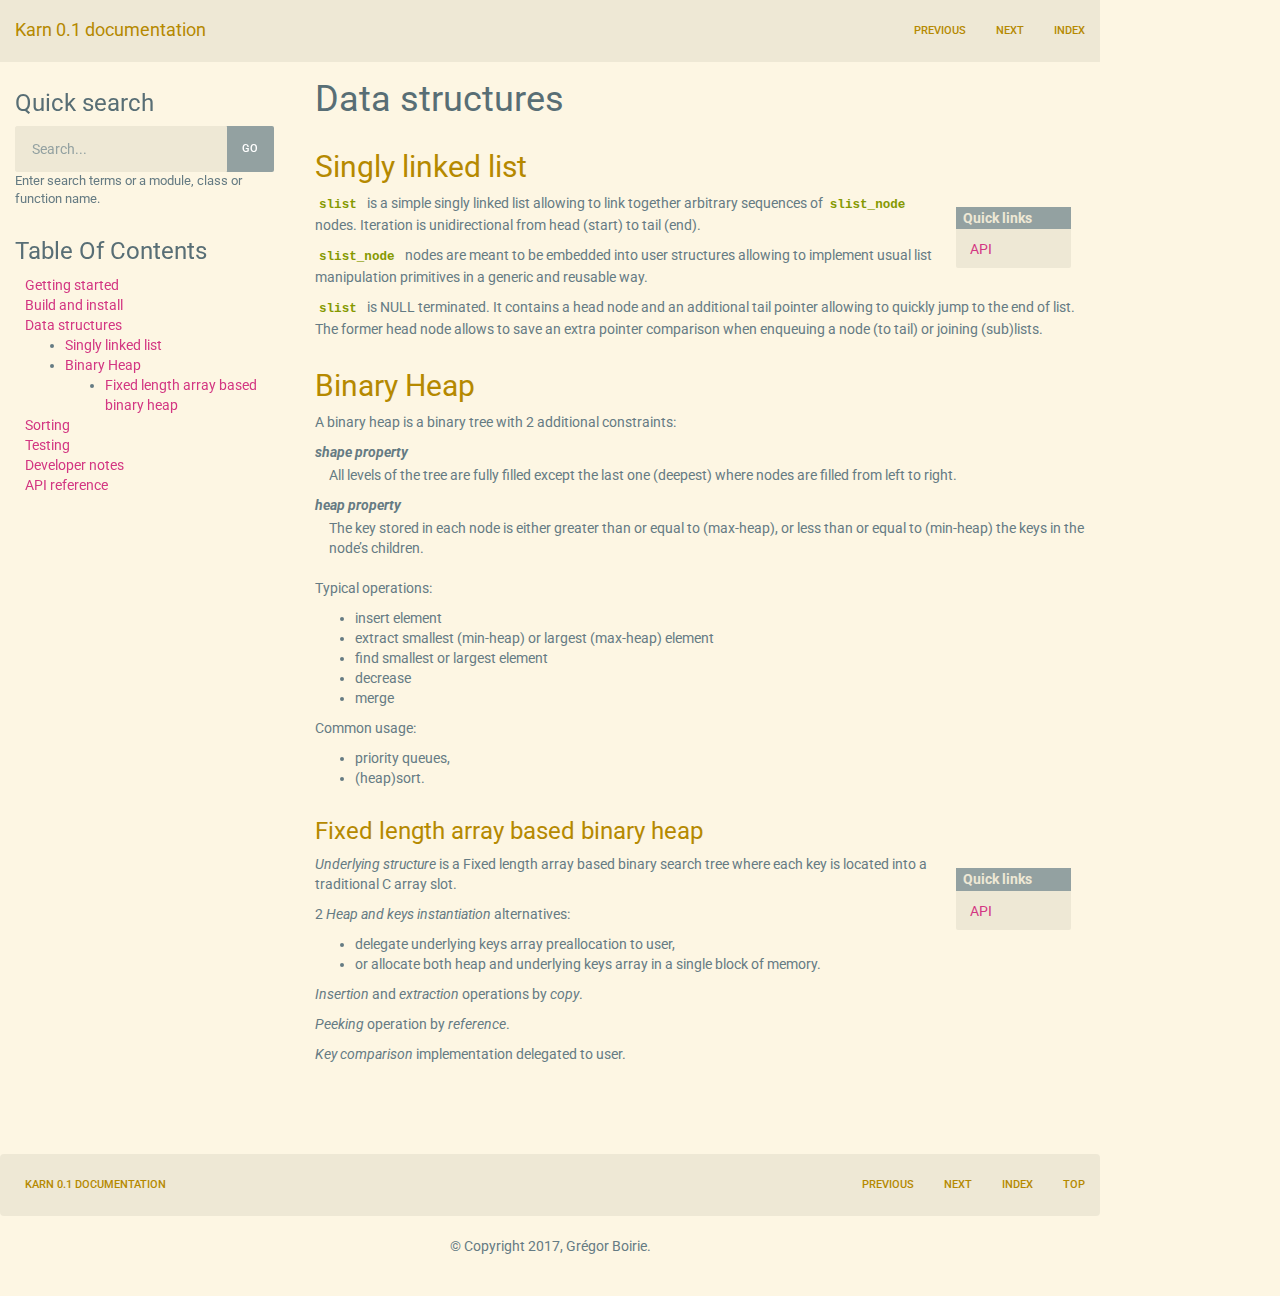
<file: docs/data_struct.html>
<!DOCTYPE html>




<html lang="en">
  <head>
    <meta charset="utf-8" />
    
    <title>Data structures &mdash; Karn 0.1 documentation</title>
    <meta name="description" content="">
    <meta name="author" content="">

    

<link rel="stylesheet" href="_static/css/basicstrap-base.css" type="text/css" />
<link rel="stylesheet" id="current-theme" href="_static/css/bootstrap3/bootswatch-sandstone.css" type="text/css" />
<link rel="stylesheet" id="current-adjust-theme" href="_static/css/adjust_theme/bootswatch-sandstone.css" type="text/css" />

<link rel="stylesheet" href="_static/css/font-awesome.min.css">

<style type="text/css">
  body {
    padding-top: 60px;
    padding-bottom: 40px;
  }
</style>

<link rel="stylesheet" href="_static/css/basicstrap.css" type="text/css" />
<link rel="stylesheet" href="_static/pygments.css" type="text/css" />
<link rel="stylesheet" href="_static/css/karn.css" type="text/css" />
    
<script type="text/javascript">
  var DOCUMENTATION_OPTIONS = {
            URL_ROOT:    './',
            VERSION:     '0.1',
            COLLAPSE_INDEX: false,
            FILE_SUFFIX: '.html',
            HAS_SOURCE:  true
  };
</script>
    <script type="text/javascript" src="_static/js/jquery.min.js"></script>
    <script type="text/javascript" src="_static/underscore.js"></script>
    <script type="text/javascript" src="_static/doctools.js"></script>
    <script type="text/javascript" src="https://cdn.mathjax.org/mathjax/latest/MathJax.js?config=TeX-AMS-MML_HTMLorMML"></script>
    <script type="text/javascript" src="_static/js/bootstrap3.min.js"></script>
<script type="text/javascript" src="_static/js/jquery.cookie.min.js"></script>
<script type="text/javascript" src="_static/js/basicstrap.js"></script>
<script type="text/javascript">
</script>
    <link rel="index" title="Index" href="genindex.html" />
    <link rel="search" title="Search" href="search.html" />
    <link rel="top" title="Karn 0.1 documentation" href="index.html" />
    <link rel="next" title="Sorting" href="sorting.html" />
    <link rel="prev" title="Build and install" href="make.html" /> 
  </head>
  <body role="document">
    <div id="navbar-top" class="navbar navbar-fixed-top navbar-inverse" role="navigation" aria-label="top navigation">
      <div class="container-fluid">
        <div class="navbar-header">
          <button type="button" class="navbar-toggle" data-toggle="collapse" data-target=".navbar-collapse">
            <span class="sr-only">Toggle navigation</span>
            <span class="icon-bar"></span>
            <span class="icon-bar"></span>
            <span class="icon-bar"></span>
          </button>
          <a class="navbar-brand" href="index.html">Karn 0.1 documentation</a>
        </div>
        <div class="navbar-collapse collapse">
          <ul class="nav navbar-nav navbar-right">
              <li class="dropdown visible-xs">
                <a role="button" id="localToc" data-toggle="dropdown" data-target="#" href="#">Table Of Contents <b class="caret"></b></a>
                <ul class="dropdown-menu localtoc sp-localtoc" role="menu" aria-labelledby="localToc">
                <ul>
<li><a class="reference internal" href="#">Data structures</a><ul>
<li><a class="reference internal" href="#singly-linked-list">Singly linked list</a></li>
<li><a class="reference internal" href="#binary-heap">Binary Heap</a><ul>
<li><a class="reference internal" href="#fixed-length-array-based-binary-heap">Fixed length array based binary heap</a></li>
</ul>
</li>
</ul>
</li>
</ul>

                </ul>
              </li>

            
              <li><a href="make.html" title="Build and install" accesskey="P">previous </a></li>
              <li><a href="sorting.html" title="Sorting" accesskey="N">next </a></li>
              <li><a href="genindex.html" title="General Index" accesskey="I">index </a></li>
            

            <li class="visible-xs">
                <form class="search form-search form-inline navbar-form navbar-right sp-searchbox" action="search.html" method="get">
                  <div class="input-append input-group">
                    <input type="text" class="search-query form-control" name="q" placeholder="Search...">
                    <span class="input-group-btn">
                    <input type="submit" class="btn" value="Go" />
                    </span>
                  </div>
                  <input type="hidden" name="check_keywords" value="yes" />
                  <input type="hidden" name="area" value="default" />
                </form>
            </li>

            

          </ul>

        </div>
      </div>
    </div>
    

    <!-- container -->
    <div class="container-fluid">

      <!-- row -->
      <div class="row">
         
<div class="col-md-3 hidden-xs" id="sidebar-wrapper">
  <div class="sidebar hidden-xs" role="navigation" aria-label="main navigation">
<div id="searchbox" role="search">
  <h3>Quick search</h3>
  <form class="search form-inline" action="search.html" method="get">
      <div class="input-append input-group">
        <input type="text" class="search-query form-control" name="q" placeholder="Search...">
        <span class="input-group-btn">
        <input type="submit" class="btn" value="Go" />
        </span>
      </div>
      <input type="hidden" name="check_keywords" value="yes" />
      <input type="hidden" name="area" value="default" />
    </form>
    <p class="searchtip" style="font-size: 90%">
    Enter search terms or a module, class or function name.
    </p>
</div>
<h3><a href="index.html">Table Of Contents</a></h3>
<ul class="current">
<li class="toctree-l1"><a class="reference internal" href="start.html">Getting started</a></li>
<li class="toctree-l1"><a class="reference internal" href="make.html">Build and install</a></li>
<li class="toctree-l1 current"><a class="current reference internal" href="#">Data structures</a><ul>
<li class="toctree-l2"><a class="reference internal" href="#singly-linked-list">Singly linked list</a></li>
<li class="toctree-l2"><a class="reference internal" href="#binary-heap">Binary Heap</a><ul>
<li class="toctree-l3"><a class="reference internal" href="#fixed-length-array-based-binary-heap">Fixed length array based binary heap</a></li>
</ul>
</li>
</ul>
</li>
<li class="toctree-l1"><a class="reference internal" href="sorting.html">Sorting</a></li>
<li class="toctree-l1"><a class="reference internal" href="test.html">Testing</a></li>
<li class="toctree-l1"><a class="reference internal" href="dev.html">Developer notes</a></li>
<li class="toctree-l1"><a class="reference internal" href="api.html">API reference</a></li>
</ul>

  </div>
</div> 
        

        <div class="col-md-9" id="content-wrapper">
          <div class="document" role="main">
            <div class="documentwrapper">
              <div class="bodywrapper">
                <div class="body">
                  
  <div class="section" id="data-structures">
<h1>Data structures<a class="headerlink" href="#data-structures" title="Permalink to this headline">¶</a></h1>
<div class="section" id="singly-linked-list">
<span id="dstruct-slist"></span><h2>Singly linked list<a class="headerlink" href="#singly-linked-list" title="Permalink to this headline">¶</a></h2>
<div class="sidebar">
<p class="first sidebar-title">Quick links</p>
<p class="last"><a class="reference internal" href="api.html#api-slist"><span class="std std-ref">API</span></a></p>
</div>
<p><code class="xref c c-type docutils literal"><span class="pre">slist</span></code> is a simple singly linked list allowing to link together
arbitrary sequences of <code class="xref c c-type docutils literal"><span class="pre">slist_node</span></code> nodes. Iteration is unidirectional
from head (start) to tail (end).</p>
<p><code class="xref c c-type docutils literal"><span class="pre">slist_node</span></code> nodes are meant to be embedded into user structures
allowing to implement usual list manipulation primitives in a generic and
reusable way.</p>
<p><code class="xref c c-type docutils literal"><span class="pre">slist</span></code> is NULL terminated. It contains a head node and an additional
tail pointer allowing to quickly jump to the end of list. The former head node
allows to save an extra pointer comparison when enqueuing a node (to tail) or
joining (sub)lists.</p>
</div>
<div class="section" id="binary-heap">
<h2>Binary Heap<a class="headerlink" href="#binary-heap" title="Permalink to this headline">¶</a></h2>
<p>A binary heap is a binary tree with 2 additional constraints:</p>
<dl class="docutils">
<dt><em>shape property</em></dt>
<dd>All levels of the tree are fully filled except the last one (deepest) where
nodes are filled from left to right.</dd>
<dt><em>heap property</em></dt>
<dd>The key stored in each node is either greater than or equal
to (max-heap), or less than or equal to (min-heap) the keys in the node&#8217;s
children.</dd>
</dl>
<p>Typical operations:</p>
<ul class="simple">
<li>insert element</li>
<li>extract smallest (min-heap) or largest (max-heap) element</li>
<li>find smallest or largest element</li>
<li>decrease</li>
<li>merge</li>
</ul>
<p>Common usage:</p>
<ul class="simple">
<li>priority queues,</li>
<li>(heap)sort.</li>
</ul>
<div class="section" id="fixed-length-array-based-binary-heap">
<span id="dstruct-bheap-fixed"></span><h3>Fixed length array based binary heap<a class="headerlink" href="#fixed-length-array-based-binary-heap" title="Permalink to this headline">¶</a></h3>
<div class="sidebar">
<p class="first sidebar-title">Quick links</p>
<p class="last"><a class="reference internal" href="api.html#api-bheap-fixed"><span class="std std-ref">API</span></a></p>
</div>
<p><em>Underlying structure</em> is a Fixed length array based binary search tree
where each key is located into a traditional C array slot.</p>
<p>2 <em>Heap and keys instantiation</em> alternatives:</p>
<ul class="simple">
<li>delegate underlying keys array preallocation to user,</li>
<li>or allocate both heap and underlying keys array in a single block of memory.</li>
</ul>
<p><em>Insertion</em> and <em>extraction</em> operations by <em>copy</em>.</p>
<p><em>Peeking</em> operation by <em>reference</em>.</p>
<p><em>Key comparison</em> implementation delegated to user.</p>
</div>
</div>
</div>


                </div>
              </div>
            </div>
          </div>
        </div>
        
        
      </div><!-- /row -->

      <!-- row -->
      <div class="row footer-relbar">
<div id="navbar-related" class=" related navbar navbar-default" role="navigation" aria-label="related navigation">
  <div class="navbar-inner">
    <ul class="nav navbar-nav ">
        <li><a href="index.html">Karn 0.1 documentation</a></li>
    </ul>
<ul class="nav navbar-nav pull-right hidden-xs hidden-sm">
      
        <li><a href="make.html" title="Build and install" >previous</a></li>
        <li><a href="sorting.html" title="Sorting" >next</a></li>
        <li><a href="genindex.html" title="General Index" >index</a></li>
        <li><a href="#">top</a></li> 
      
    </ul>
  </div>
</div>
      </div><!-- /row -->

      <!-- footer -->
      <footer role="contentinfo">
          &copy; Copyright 2017, Grégor Boirie.
      </footer>
      <!-- /footer -->

    </div>
    <!-- /container -->

  </body>
</html>
</file>
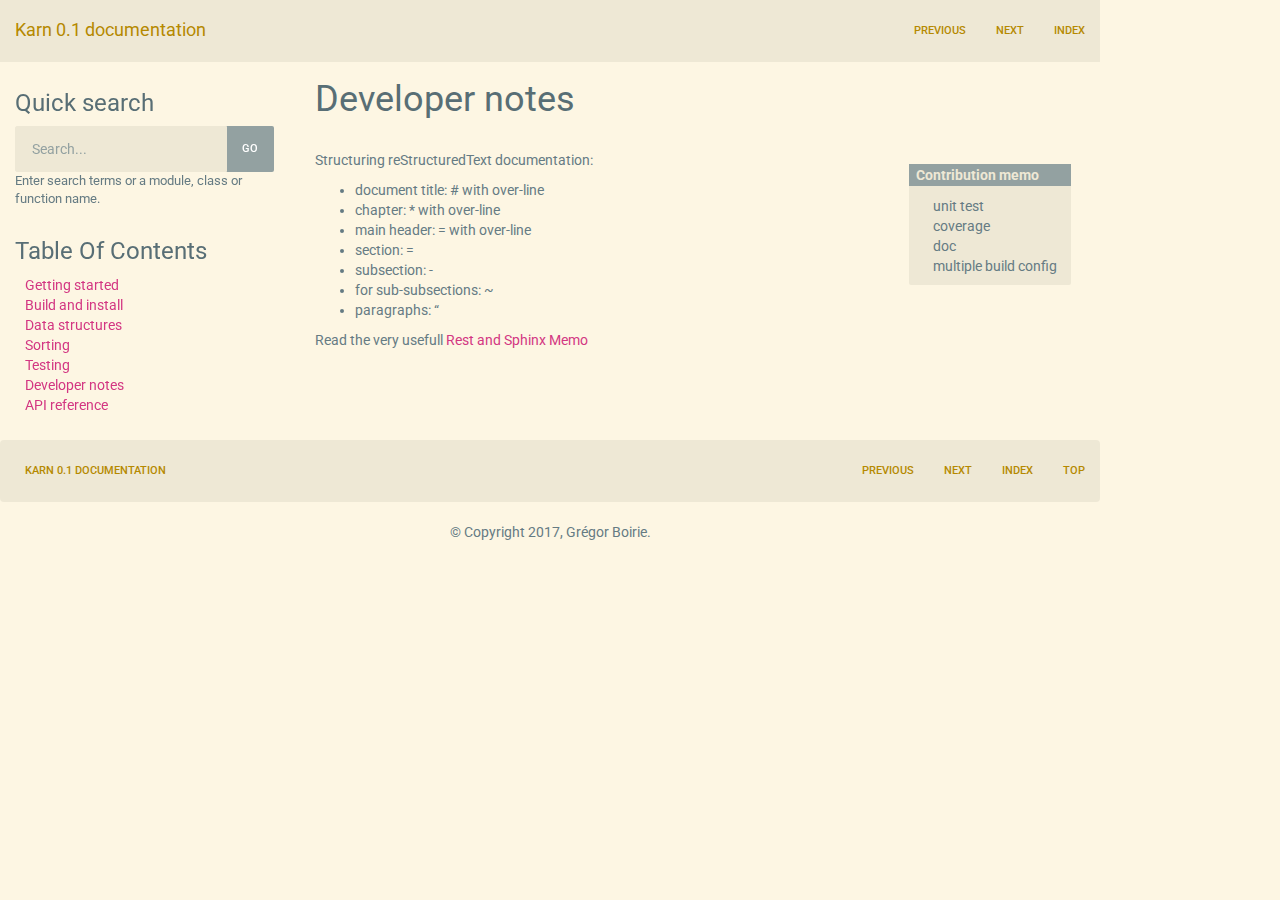
<file: docs/dev.html>
<!DOCTYPE html>




<html lang="en">
  <head>
    <meta charset="utf-8" />
    
    <title>Developer notes &mdash; Karn 0.1 documentation</title>
    <meta name="description" content="">
    <meta name="author" content="">

    

<link rel="stylesheet" href="_static/css/basicstrap-base.css" type="text/css" />
<link rel="stylesheet" id="current-theme" href="_static/css/bootstrap3/bootswatch-sandstone.css" type="text/css" />
<link rel="stylesheet" id="current-adjust-theme" href="_static/css/adjust_theme/bootswatch-sandstone.css" type="text/css" />

<link rel="stylesheet" href="_static/css/font-awesome.min.css">

<style type="text/css">
  body {
    padding-top: 60px;
    padding-bottom: 40px;
  }
</style>

<link rel="stylesheet" href="_static/css/basicstrap.css" type="text/css" />
<link rel="stylesheet" href="_static/pygments.css" type="text/css" />
<link rel="stylesheet" href="_static/css/karn.css" type="text/css" />
    
<script type="text/javascript">
  var DOCUMENTATION_OPTIONS = {
            URL_ROOT:    './',
            VERSION:     '0.1',
            COLLAPSE_INDEX: false,
            FILE_SUFFIX: '.html',
            HAS_SOURCE:  true
  };
</script>
    <script type="text/javascript" src="_static/js/jquery.min.js"></script>
    <script type="text/javascript" src="_static/underscore.js"></script>
    <script type="text/javascript" src="_static/doctools.js"></script>
    <script type="text/javascript" src="https://cdn.mathjax.org/mathjax/latest/MathJax.js?config=TeX-AMS-MML_HTMLorMML"></script>
    <script type="text/javascript" src="_static/js/bootstrap3.min.js"></script>
<script type="text/javascript" src="_static/js/jquery.cookie.min.js"></script>
<script type="text/javascript" src="_static/js/basicstrap.js"></script>
<script type="text/javascript">
</script>
    <link rel="index" title="Index" href="genindex.html" />
    <link rel="search" title="Search" href="search.html" />
    <link rel="top" title="Karn 0.1 documentation" href="index.html" />
    <link rel="next" title="API reference" href="api.html" />
    <link rel="prev" title="Testing" href="test.html" /> 
  </head>
  <body role="document">
    <div id="navbar-top" class="navbar navbar-fixed-top navbar-inverse" role="navigation" aria-label="top navigation">
      <div class="container-fluid">
        <div class="navbar-header">
          <button type="button" class="navbar-toggle" data-toggle="collapse" data-target=".navbar-collapse">
            <span class="sr-only">Toggle navigation</span>
            <span class="icon-bar"></span>
            <span class="icon-bar"></span>
            <span class="icon-bar"></span>
          </button>
          <a class="navbar-brand" href="index.html">Karn 0.1 documentation</a>
        </div>
        <div class="navbar-collapse collapse">
          <ul class="nav navbar-nav navbar-right">

            
              <li><a href="test.html" title="Testing" accesskey="P">previous </a></li>
              <li><a href="api.html" title="API reference" accesskey="N">next </a></li>
              <li><a href="genindex.html" title="General Index" accesskey="I">index </a></li>
            

            <li class="visible-xs">
                <form class="search form-search form-inline navbar-form navbar-right sp-searchbox" action="search.html" method="get">
                  <div class="input-append input-group">
                    <input type="text" class="search-query form-control" name="q" placeholder="Search...">
                    <span class="input-group-btn">
                    <input type="submit" class="btn" value="Go" />
                    </span>
                  </div>
                  <input type="hidden" name="check_keywords" value="yes" />
                  <input type="hidden" name="area" value="default" />
                </form>
            </li>

            

          </ul>

        </div>
      </div>
    </div>
    

    <!-- container -->
    <div class="container-fluid">

      <!-- row -->
      <div class="row">
         
<div class="col-md-3 hidden-xs" id="sidebar-wrapper">
  <div class="sidebar hidden-xs" role="navigation" aria-label="main navigation">
<div id="searchbox" role="search">
  <h3>Quick search</h3>
  <form class="search form-inline" action="search.html" method="get">
      <div class="input-append input-group">
        <input type="text" class="search-query form-control" name="q" placeholder="Search...">
        <span class="input-group-btn">
        <input type="submit" class="btn" value="Go" />
        </span>
      </div>
      <input type="hidden" name="check_keywords" value="yes" />
      <input type="hidden" name="area" value="default" />
    </form>
    <p class="searchtip" style="font-size: 90%">
    Enter search terms or a module, class or function name.
    </p>
</div>
<h3><a href="index.html">Table Of Contents</a></h3>
<ul class="current">
<li class="toctree-l1"><a class="reference internal" href="start.html">Getting started</a></li>
<li class="toctree-l1"><a class="reference internal" href="make.html">Build and install</a></li>
<li class="toctree-l1"><a class="reference internal" href="data_struct.html">Data structures</a></li>
<li class="toctree-l1"><a class="reference internal" href="sorting.html">Sorting</a></li>
<li class="toctree-l1"><a class="reference internal" href="test.html">Testing</a></li>
<li class="toctree-l1 current"><a class="current reference internal" href="#">Developer notes</a></li>
<li class="toctree-l1"><a class="reference internal" href="api.html">API reference</a></li>
</ul>

  </div>
</div> 
        

        <div class="col-md-9" id="content-wrapper">
          <div class="document" role="main">
            <div class="documentwrapper">
              <div class="bodywrapper">
                <div class="body">
                  
  <div class="section" id="developer-notes">
<h1>Developer notes<a class="headerlink" href="#developer-notes" title="Permalink to this headline">¶</a></h1>
<div class="sidebar">
<p class="first sidebar-title">Contribution memo</p>
<ul class="last simple">
<li>unit test</li>
<li>coverage</li>
<li>doc</li>
<li>multiple build config</li>
</ul>
</div>
<p>Structuring reStructuredText documentation:</p>
<ul class="simple">
<li>document title: # with over-line</li>
<li>chapter: * with over-line</li>
<li>main header: = with over-line</li>
<li>section: =</li>
<li>subsection: -</li>
<li>for sub-subsections: ~</li>
<li>paragraphs: &#8220;</li>
</ul>
<p>Read the very usefull <a class="reference external" href="http://rest-sphinx-memo.readthedocs.io/en/latest/index.html">Rest and Sphinx Memo</a></p>
</div>


                </div>
              </div>
            </div>
          </div>
        </div>
        
        
      </div><!-- /row -->

      <!-- row -->
      <div class="row footer-relbar">
<div id="navbar-related" class=" related navbar navbar-default" role="navigation" aria-label="related navigation">
  <div class="navbar-inner">
    <ul class="nav navbar-nav ">
        <li><a href="index.html">Karn 0.1 documentation</a></li>
    </ul>
<ul class="nav navbar-nav pull-right hidden-xs hidden-sm">
      
        <li><a href="test.html" title="Testing" >previous</a></li>
        <li><a href="api.html" title="API reference" >next</a></li>
        <li><a href="genindex.html" title="General Index" >index</a></li>
        <li><a href="#">top</a></li> 
      
    </ul>
  </div>
</div>
      </div><!-- /row -->

      <!-- footer -->
      <footer role="contentinfo">
          &copy; Copyright 2017, Grégor Boirie.
      </footer>
      <!-- /footer -->

    </div>
    <!-- /container -->

  </body>
</html>
</file>
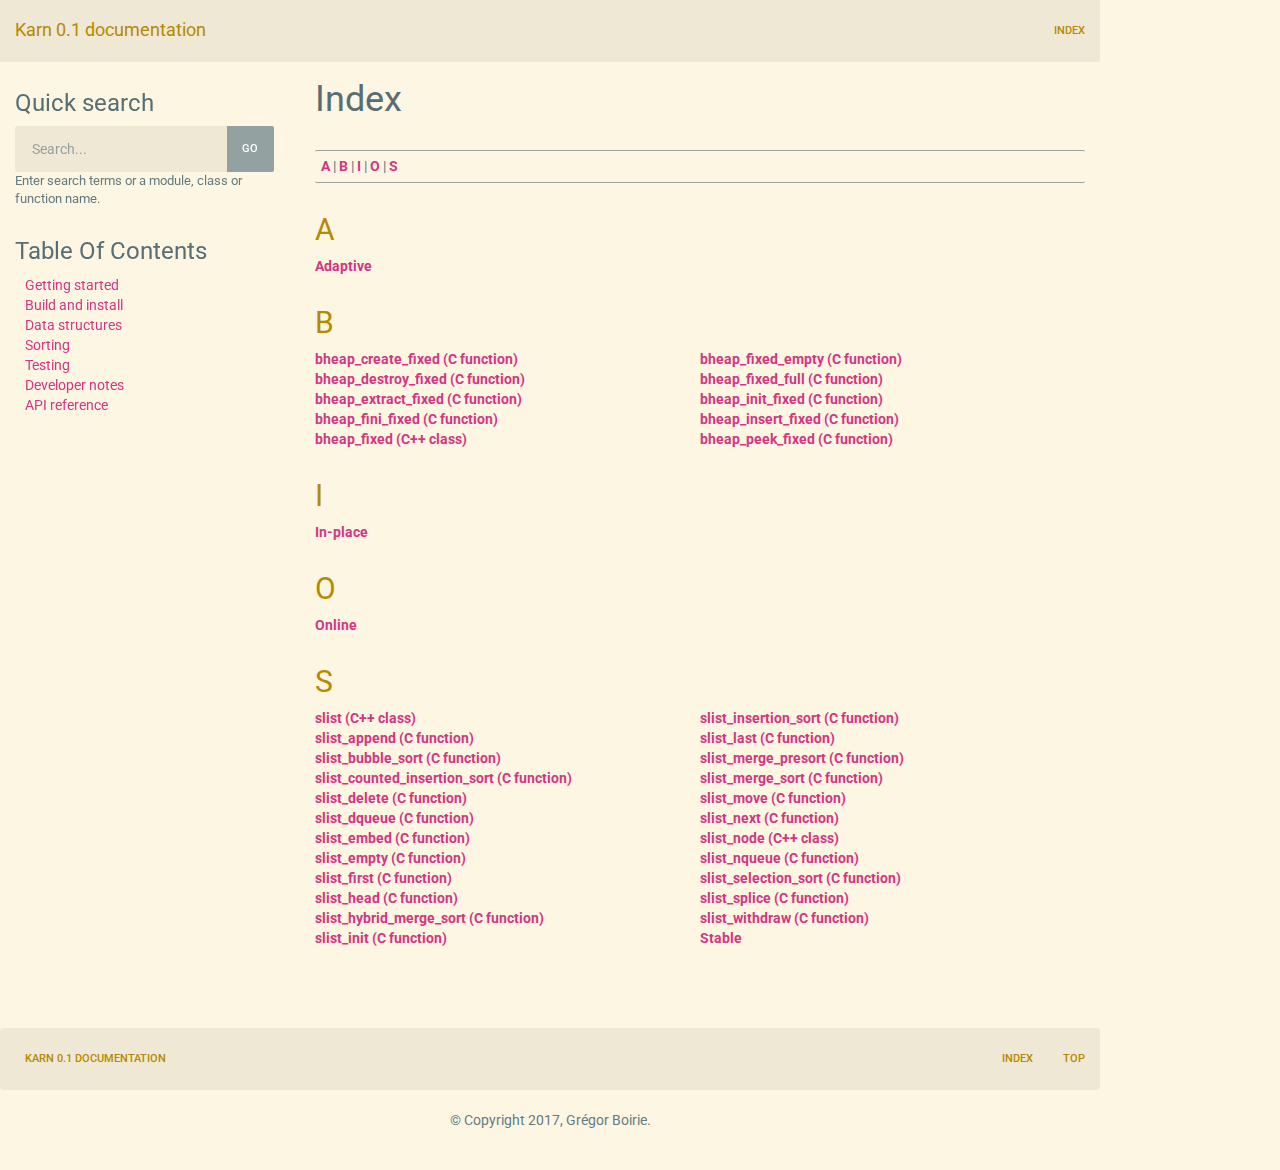
<file: docs/genindex.html>
<!DOCTYPE html>




<html lang="en">
  <head>
    <meta charset="utf-8" />
    
    <title>Index &mdash; Karn 0.1 documentation</title>
    <meta name="description" content="">
    <meta name="author" content="">

    

<link rel="stylesheet" href="_static/css/basicstrap-base.css" type="text/css" />
<link rel="stylesheet" id="current-theme" href="_static/css/bootstrap3/bootswatch-sandstone.css" type="text/css" />
<link rel="stylesheet" id="current-adjust-theme" href="_static/css/adjust_theme/bootswatch-sandstone.css" type="text/css" />

<link rel="stylesheet" href="_static/css/font-awesome.min.css">

<style type="text/css">
  body {
    padding-top: 60px;
    padding-bottom: 40px;
  }
</style>

<link rel="stylesheet" href="_static/css/basicstrap.css" type="text/css" />
<link rel="stylesheet" href="_static/pygments.css" type="text/css" />
<link rel="stylesheet" href="_static/css/karn.css" type="text/css" />
    
<script type="text/javascript">
  var DOCUMENTATION_OPTIONS = {
            URL_ROOT:    './',
            VERSION:     '0.1',
            COLLAPSE_INDEX: false,
            FILE_SUFFIX: '.html',
            HAS_SOURCE:  true
  };
</script>
    <script type="text/javascript" src="_static/js/jquery.min.js"></script>
    <script type="text/javascript" src="_static/underscore.js"></script>
    <script type="text/javascript" src="_static/doctools.js"></script>
    <script type="text/javascript" src="https://cdn.mathjax.org/mathjax/latest/MathJax.js?config=TeX-AMS-MML_HTMLorMML"></script>
    <script type="text/javascript" src="_static/js/bootstrap3.min.js"></script>
<script type="text/javascript" src="_static/js/jquery.cookie.min.js"></script>
<script type="text/javascript" src="_static/js/basicstrap.js"></script>
<script type="text/javascript">
</script>
    <link rel="index" title="Index" href="#" />
    <link rel="search" title="Search" href="search.html" />
    <link rel="top" title="Karn 0.1 documentation" href="index.html" /> 
  </head>
  <body role="document">
    <div id="navbar-top" class="navbar navbar-fixed-top navbar-inverse" role="navigation" aria-label="top navigation">
      <div class="container-fluid">
        <div class="navbar-header">
          <button type="button" class="navbar-toggle" data-toggle="collapse" data-target=".navbar-collapse">
            <span class="sr-only">Toggle navigation</span>
            <span class="icon-bar"></span>
            <span class="icon-bar"></span>
            <span class="icon-bar"></span>
          </button>
          <a class="navbar-brand" href="index.html">Karn 0.1 documentation</a>
        </div>
        <div class="navbar-collapse collapse">
          <ul class="nav navbar-nav navbar-right">

            
              <li><a href="#" title="General Index" accesskey="I">index </a></li>
            

            <li class="visible-xs">
                <form class="search form-search form-inline navbar-form navbar-right sp-searchbox" action="search.html" method="get">
                  <div class="input-append input-group">
                    <input type="text" class="search-query form-control" name="q" placeholder="Search...">
                    <span class="input-group-btn">
                    <input type="submit" class="btn" value="Go" />
                    </span>
                  </div>
                  <input type="hidden" name="check_keywords" value="yes" />
                  <input type="hidden" name="area" value="default" />
                </form>
            </li>

            

          </ul>

        </div>
      </div>
    </div>
    

    <!-- container -->
    <div class="container-fluid">

      <!-- row -->
      <div class="row">
         
<div class="col-md-3 hidden-xs" id="sidebar-wrapper">
  <div class="sidebar hidden-xs" role="navigation" aria-label="main navigation">
<div id="searchbox" role="search">
  <h3>Quick search</h3>
  <form class="search form-inline" action="search.html" method="get">
      <div class="input-append input-group">
        <input type="text" class="search-query form-control" name="q" placeholder="Search...">
        <span class="input-group-btn">
        <input type="submit" class="btn" value="Go" />
        </span>
      </div>
      <input type="hidden" name="check_keywords" value="yes" />
      <input type="hidden" name="area" value="default" />
    </form>
    <p class="searchtip" style="font-size: 90%">
    Enter search terms or a module, class or function name.
    </p>
</div>
<h3><a href="index.html">Table Of Contents</a></h3>
<ul>
<li class="toctree-l1"><a class="reference internal" href="start.html">Getting started</a></li>
<li class="toctree-l1"><a class="reference internal" href="make.html">Build and install</a></li>
<li class="toctree-l1"><a class="reference internal" href="data_struct.html">Data structures</a></li>
<li class="toctree-l1"><a class="reference internal" href="sorting.html">Sorting</a></li>
<li class="toctree-l1"><a class="reference internal" href="test.html">Testing</a></li>
<li class="toctree-l1"><a class="reference internal" href="dev.html">Developer notes</a></li>
<li class="toctree-l1"><a class="reference internal" href="api.html">API reference</a></li>
</ul>

  </div>
</div> 
        

        <div class="col-md-9" id="content-wrapper">
          <div class="document" role="main">
            <div class="documentwrapper">
              <div class="bodywrapper">
                <div class="body">
                  

<h1 id="index">Index</h1>

<div class="genindex-jumpbox">
 <a href="#A"><strong>A</strong></a>
 | <a href="#B"><strong>B</strong></a>
 | <a href="#I"><strong>I</strong></a>
 | <a href="#O"><strong>O</strong></a>
 | <a href="#S"><strong>S</strong></a>
 
</div>
<h2 id="A">A</h2>
<table style="width: 100%" class="indextable genindextable"><tr>
  <td style="width: 33%" valign="top"><dl>
      
  <dt><a href="sorting.html#term-adaptive"><strong>Adaptive</strong></a>
  </dt>

  </dl></td>
</tr></table>

<h2 id="B">B</h2>
<table style="width: 100%" class="indextable genindextable"><tr>
  <td style="width: 33%" valign="top"><dl>
      
  <dt><a href="api.html#c.bheap_create_fixed">bheap_create_fixed (C function)</a>
  </dt>

      
  <dt><a href="api.html#c.bheap_destroy_fixed">bheap_destroy_fixed (C function)</a>
  </dt>

      
  <dt><a href="api.html#c.bheap_extract_fixed">bheap_extract_fixed (C function)</a>
  </dt>

      
  <dt><a href="api.html#c.bheap_fini_fixed">bheap_fini_fixed (C function)</a>
  </dt>

      
  <dt><a href="api.html#_CPPv211bheap_fixed">bheap_fixed (C++ class)</a>
  </dt>

  </dl></td>
  <td style="width: 33%" valign="top"><dl>
      
  <dt><a href="api.html#c.bheap_fixed_empty">bheap_fixed_empty (C function)</a>
  </dt>

      
  <dt><a href="api.html#c.bheap_fixed_full">bheap_fixed_full (C function)</a>
  </dt>

      
  <dt><a href="api.html#c.bheap_init_fixed">bheap_init_fixed (C function)</a>
  </dt>

      
  <dt><a href="api.html#c.bheap_insert_fixed">bheap_insert_fixed (C function)</a>
  </dt>

      
  <dt><a href="api.html#c.bheap_peek_fixed">bheap_peek_fixed (C function)</a>
  </dt>

  </dl></td>
</tr></table>

<h2 id="I">I</h2>
<table style="width: 100%" class="indextable genindextable"><tr>
  <td style="width: 33%" valign="top"><dl>
      
  <dt><a href="sorting.html#term-in-place"><strong>In-place</strong></a>
  </dt>

  </dl></td>
</tr></table>

<h2 id="O">O</h2>
<table style="width: 100%" class="indextable genindextable"><tr>
  <td style="width: 33%" valign="top"><dl>
      
  <dt><a href="sorting.html#term-online"><strong>Online</strong></a>
  </dt>

  </dl></td>
</tr></table>

<h2 id="S">S</h2>
<table style="width: 100%" class="indextable genindextable"><tr>
  <td style="width: 33%" valign="top"><dl>
      
  <dt><a href="api.html#_CPPv25slist">slist (C++ class)</a>
  </dt>

      
  <dt><a href="api.html#c.slist_append">slist_append (C function)</a>
  </dt>

      
  <dt><a href="api.html#c.slist_bubble_sort">slist_bubble_sort (C function)</a>
  </dt>

      
  <dt><a href="api.html#c.slist_counted_insertion_sort">slist_counted_insertion_sort (C function)</a>
  </dt>

      
  <dt><a href="api.html#c.slist_delete">slist_delete (C function)</a>
  </dt>

      
  <dt><a href="api.html#c.slist_dqueue">slist_dqueue (C function)</a>
  </dt>

      
  <dt><a href="api.html#c.slist_embed">slist_embed (C function)</a>
  </dt>

      
  <dt><a href="api.html#c.slist_empty">slist_empty (C function)</a>
  </dt>

      
  <dt><a href="api.html#c.slist_first">slist_first (C function)</a>
  </dt>

      
  <dt><a href="api.html#c.slist_head">slist_head (C function)</a>
  </dt>

      
  <dt><a href="api.html#c.slist_hybrid_merge_sort">slist_hybrid_merge_sort (C function)</a>
  </dt>

      
  <dt><a href="api.html#c.slist_init">slist_init (C function)</a>
  </dt>

  </dl></td>
  <td style="width: 33%" valign="top"><dl>
      
  <dt><a href="api.html#c.slist_insertion_sort">slist_insertion_sort (C function)</a>
  </dt>

      
  <dt><a href="api.html#c.slist_last">slist_last (C function)</a>
  </dt>

      
  <dt><a href="api.html#c.slist_merge_presort">slist_merge_presort (C function)</a>
  </dt>

      
  <dt><a href="api.html#c.slist_merge_sort">slist_merge_sort (C function)</a>
  </dt>

      
  <dt><a href="api.html#c.slist_move">slist_move (C function)</a>
  </dt>

      
  <dt><a href="api.html#c.slist_next">slist_next (C function)</a>
  </dt>

      
  <dt><a href="api.html#_CPPv210slist_node">slist_node (C++ class)</a>
  </dt>

      
  <dt><a href="api.html#c.slist_nqueue">slist_nqueue (C function)</a>
  </dt>

      
  <dt><a href="api.html#c.slist_selection_sort">slist_selection_sort (C function)</a>
  </dt>

      
  <dt><a href="api.html#c.slist_splice">slist_splice (C function)</a>
  </dt>

      
  <dt><a href="api.html#c.slist_withdraw">slist_withdraw (C function)</a>
  </dt>

      
  <dt><a href="sorting.html#term-stable"><strong>Stable</strong></a>
  </dt>

  </dl></td>
</tr></table>



                </div>
              </div>
            </div>
          </div>
        </div>
        
        
      </div><!-- /row -->

      <!-- row -->
      <div class="row footer-relbar">
<div id="navbar-related" class=" related navbar navbar-default" role="navigation" aria-label="related navigation">
  <div class="navbar-inner">
    <ul class="nav navbar-nav ">
        <li><a href="index.html">Karn 0.1 documentation</a></li>
    </ul>
<ul class="nav navbar-nav pull-right hidden-xs hidden-sm">
      
        <li><a href="#" title="General Index" >index</a></li>
        <li><a href="#">top</a></li> 
      
    </ul>
  </div>
</div>
      </div><!-- /row -->

      <!-- footer -->
      <footer role="contentinfo">
          &copy; Copyright 2017, Grégor Boirie.
      </footer>
      <!-- /footer -->

    </div>
    <!-- /container -->

  </body>
</html>
</file>
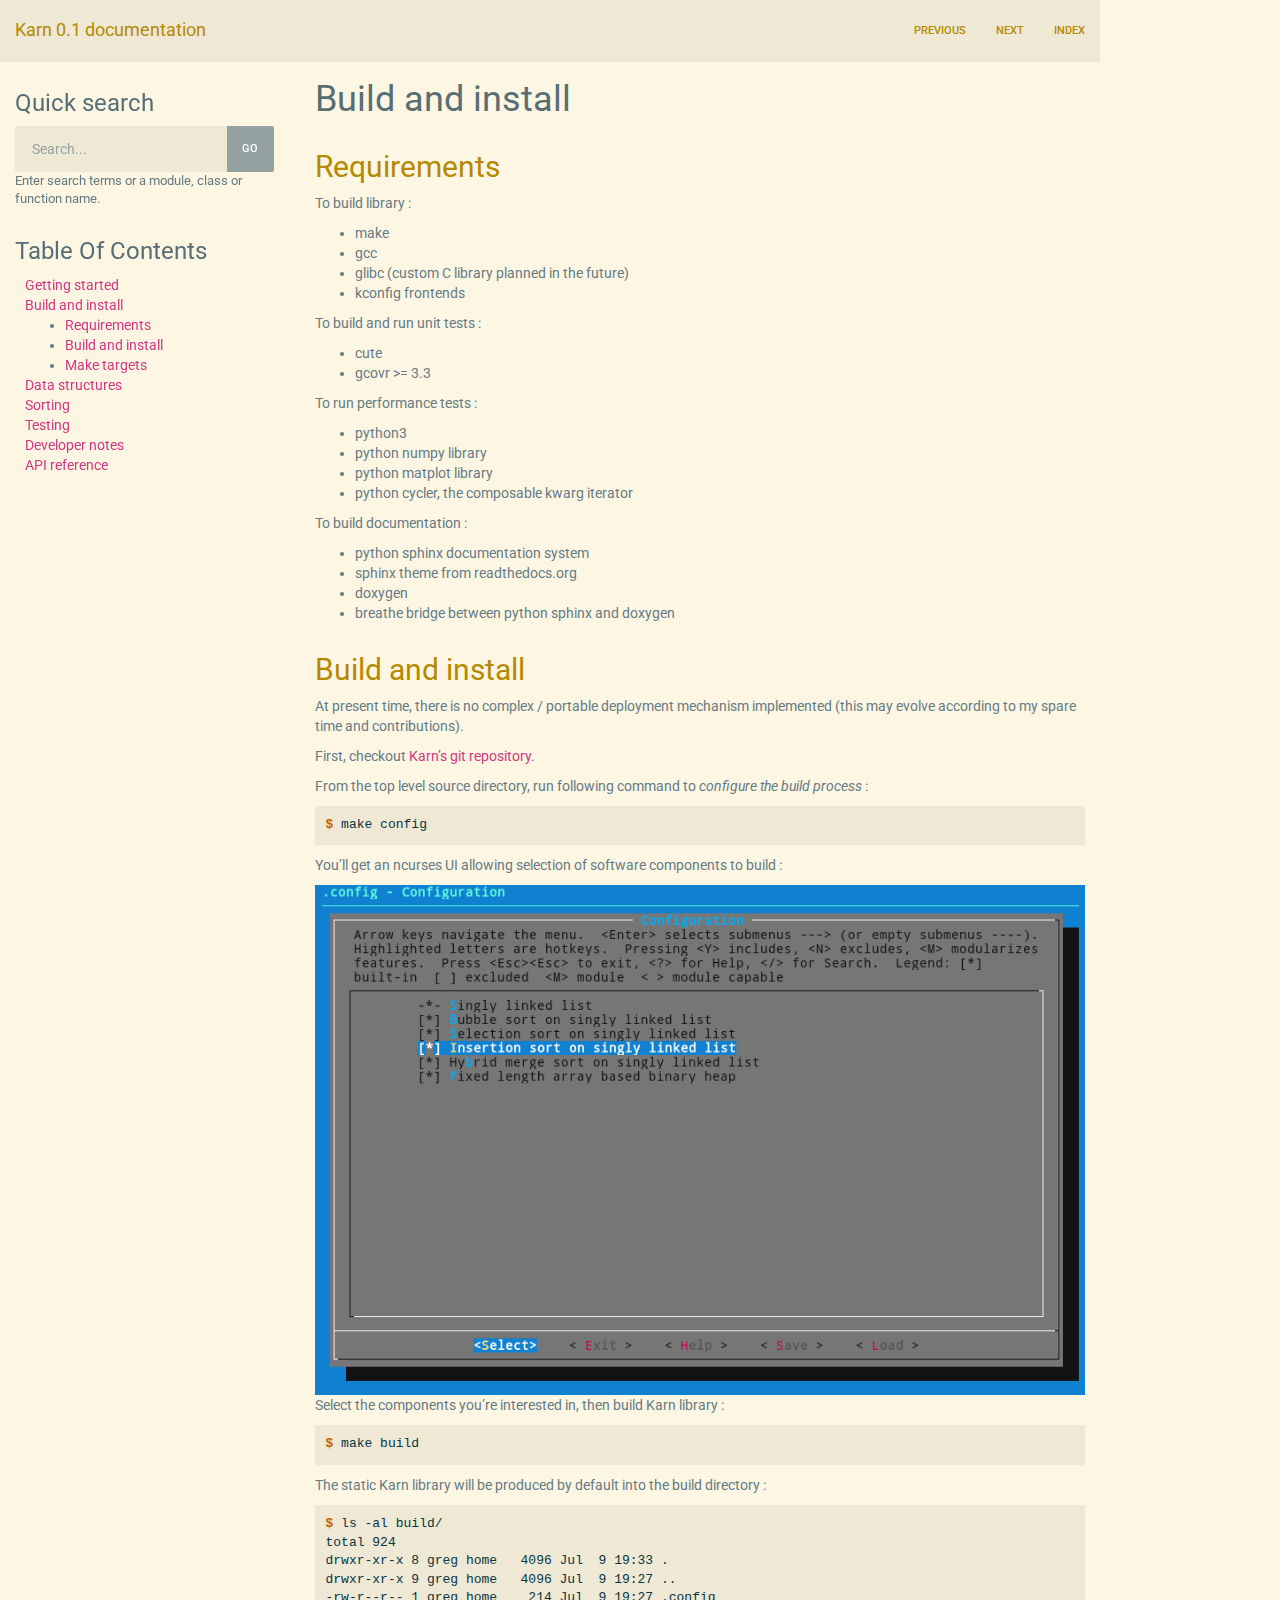
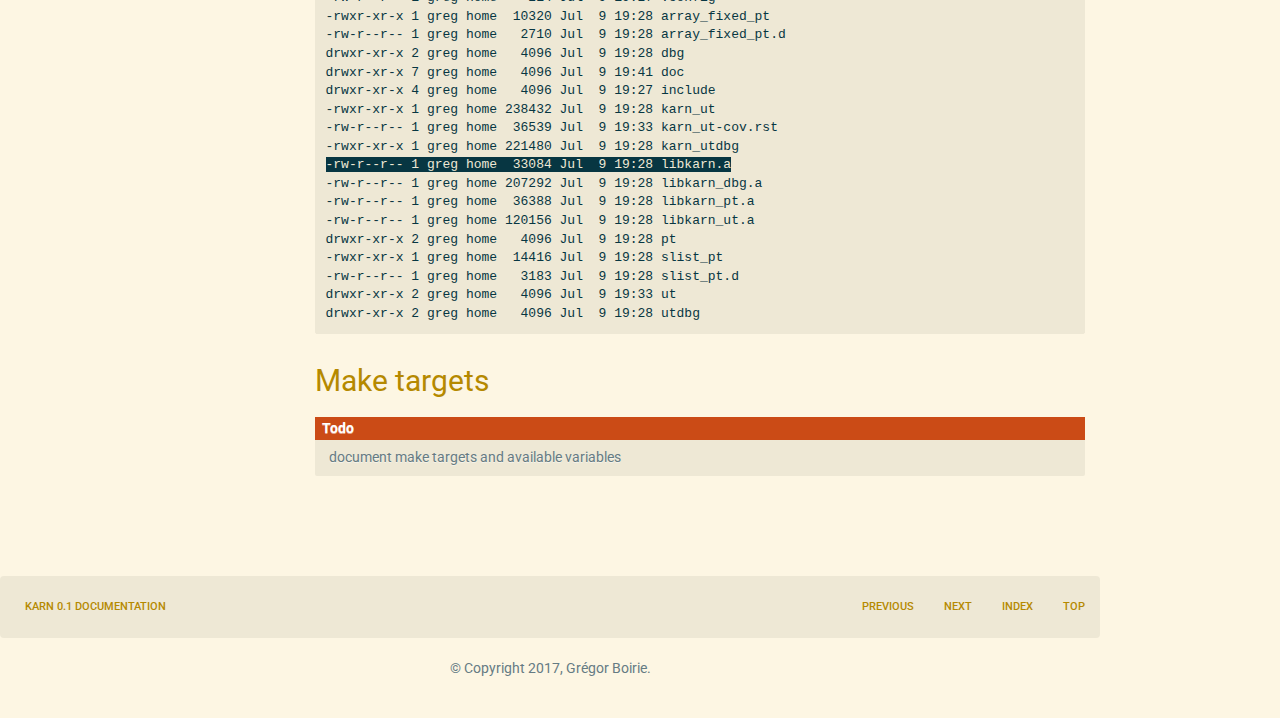
<file: docs/make.html>
<!DOCTYPE html>




<html lang="en">
  <head>
    <meta charset="utf-8" />
    
    <title>Build and install &mdash; Karn 0.1 documentation</title>
    <meta name="description" content="">
    <meta name="author" content="">

    

<link rel="stylesheet" href="_static/css/basicstrap-base.css" type="text/css" />
<link rel="stylesheet" id="current-theme" href="_static/css/bootstrap3/bootswatch-sandstone.css" type="text/css" />
<link rel="stylesheet" id="current-adjust-theme" href="_static/css/adjust_theme/bootswatch-sandstone.css" type="text/css" />

<link rel="stylesheet" href="_static/css/font-awesome.min.css">

<style type="text/css">
  body {
    padding-top: 60px;
    padding-bottom: 40px;
  }
</style>

<link rel="stylesheet" href="_static/css/basicstrap.css" type="text/css" />
<link rel="stylesheet" href="_static/pygments.css" type="text/css" />
<link rel="stylesheet" href="_static/css/karn.css" type="text/css" />
    
<script type="text/javascript">
  var DOCUMENTATION_OPTIONS = {
            URL_ROOT:    './',
            VERSION:     '0.1',
            COLLAPSE_INDEX: false,
            FILE_SUFFIX: '.html',
            HAS_SOURCE:  true
  };
</script>
    <script type="text/javascript" src="_static/js/jquery.min.js"></script>
    <script type="text/javascript" src="_static/underscore.js"></script>
    <script type="text/javascript" src="_static/doctools.js"></script>
    <script type="text/javascript" src="https://cdn.mathjax.org/mathjax/latest/MathJax.js?config=TeX-AMS-MML_HTMLorMML"></script>
    <script type="text/javascript" src="_static/js/bootstrap3.min.js"></script>
<script type="text/javascript" src="_static/js/jquery.cookie.min.js"></script>
<script type="text/javascript" src="_static/js/basicstrap.js"></script>
<script type="text/javascript">
</script>
    <link rel="index" title="Index" href="genindex.html" />
    <link rel="search" title="Search" href="search.html" />
    <link rel="top" title="Karn 0.1 documentation" href="index.html" />
    <link rel="next" title="Data structures" href="data_struct.html" />
    <link rel="prev" title="Getting started" href="start.html" /> 
  </head>
  <body role="document">
    <div id="navbar-top" class="navbar navbar-fixed-top navbar-inverse" role="navigation" aria-label="top navigation">
      <div class="container-fluid">
        <div class="navbar-header">
          <button type="button" class="navbar-toggle" data-toggle="collapse" data-target=".navbar-collapse">
            <span class="sr-only">Toggle navigation</span>
            <span class="icon-bar"></span>
            <span class="icon-bar"></span>
            <span class="icon-bar"></span>
          </button>
          <a class="navbar-brand" href="index.html">Karn 0.1 documentation</a>
        </div>
        <div class="navbar-collapse collapse">
          <ul class="nav navbar-nav navbar-right">
              <li class="dropdown visible-xs">
                <a role="button" id="localToc" data-toggle="dropdown" data-target="#" href="#">Table Of Contents <b class="caret"></b></a>
                <ul class="dropdown-menu localtoc sp-localtoc" role="menu" aria-labelledby="localToc">
                <ul>
<li><a class="reference internal" href="#">Build and install</a><ul>
<li><a class="reference internal" href="#requirements">Requirements</a></li>
<li><a class="reference internal" href="#id1">Build and install</a></li>
<li><a class="reference internal" href="#make-targets">Make targets</a></li>
</ul>
</li>
</ul>

                </ul>
              </li>

            
              <li><a href="start.html" title="Getting started" accesskey="P">previous </a></li>
              <li><a href="data_struct.html" title="Data structures" accesskey="N">next </a></li>
              <li><a href="genindex.html" title="General Index" accesskey="I">index </a></li>
            

            <li class="visible-xs">
                <form class="search form-search form-inline navbar-form navbar-right sp-searchbox" action="search.html" method="get">
                  <div class="input-append input-group">
                    <input type="text" class="search-query form-control" name="q" placeholder="Search...">
                    <span class="input-group-btn">
                    <input type="submit" class="btn" value="Go" />
                    </span>
                  </div>
                  <input type="hidden" name="check_keywords" value="yes" />
                  <input type="hidden" name="area" value="default" />
                </form>
            </li>

            

          </ul>

        </div>
      </div>
    </div>
    

    <!-- container -->
    <div class="container-fluid">

      <!-- row -->
      <div class="row">
         
<div class="col-md-3 hidden-xs" id="sidebar-wrapper">
  <div class="sidebar hidden-xs" role="navigation" aria-label="main navigation">
<div id="searchbox" role="search">
  <h3>Quick search</h3>
  <form class="search form-inline" action="search.html" method="get">
      <div class="input-append input-group">
        <input type="text" class="search-query form-control" name="q" placeholder="Search...">
        <span class="input-group-btn">
        <input type="submit" class="btn" value="Go" />
        </span>
      </div>
      <input type="hidden" name="check_keywords" value="yes" />
      <input type="hidden" name="area" value="default" />
    </form>
    <p class="searchtip" style="font-size: 90%">
    Enter search terms or a module, class or function name.
    </p>
</div>
<h3><a href="index.html">Table Of Contents</a></h3>
<ul class="current">
<li class="toctree-l1"><a class="reference internal" href="start.html">Getting started</a></li>
<li class="toctree-l1 current"><a class="current reference internal" href="#">Build and install</a><ul>
<li class="toctree-l2"><a class="reference internal" href="#requirements">Requirements</a></li>
<li class="toctree-l2"><a class="reference internal" href="#id1">Build and install</a></li>
<li class="toctree-l2"><a class="reference internal" href="#make-targets">Make targets</a></li>
</ul>
</li>
<li class="toctree-l1"><a class="reference internal" href="data_struct.html">Data structures</a></li>
<li class="toctree-l1"><a class="reference internal" href="sorting.html">Sorting</a></li>
<li class="toctree-l1"><a class="reference internal" href="test.html">Testing</a></li>
<li class="toctree-l1"><a class="reference internal" href="dev.html">Developer notes</a></li>
<li class="toctree-l1"><a class="reference internal" href="api.html">API reference</a></li>
</ul>

  </div>
</div> 
        

        <div class="col-md-9" id="content-wrapper">
          <div class="document" role="main">
            <div class="documentwrapper">
              <div class="bodywrapper">
                <div class="body">
                  
  <div class="section" id="build-and-install">
<h1>Build and install<a class="headerlink" href="#build-and-install" title="Permalink to this headline">¶</a></h1>
<div class="section" id="requirements">
<h2>Requirements<a class="headerlink" href="#requirements" title="Permalink to this headline">¶</a></h2>
<p>To build library :</p>
<ul class="simple">
<li>make</li>
<li>gcc</li>
<li>glibc (custom C library planned in the future)</li>
<li>kconfig frontends</li>
</ul>
<p>To build and run unit tests :</p>
<ul class="simple">
<li>cute</li>
<li>gcovr &gt;= 3.3</li>
</ul>
<p>To run performance tests :</p>
<ul class="simple">
<li>python3</li>
<li>python numpy library</li>
<li>python matplot library</li>
<li>python cycler, the composable kwarg iterator</li>
</ul>
<p>To build documentation :</p>
<ul class="simple">
<li>python sphinx documentation system</li>
<li>sphinx theme from readthedocs.org</li>
<li>doxygen</li>
<li>breathe bridge between python sphinx and doxygen</li>
</ul>
</div>
<div class="section" id="id1">
<h2>Build and install<a class="headerlink" href="#id1" title="Permalink to this headline">¶</a></h2>
<p>At present time, there is no complex / portable deployment mechanism
implemented (this may evolve according to my spare time and contributions).</p>
<p>First, checkout <a class="reference external" href="https://github.com/grgbr/karn.git">Karn&#8217;s git repository</a>.</p>
<p>From the top level source directory, run following command to <em>configure the
build process</em> :</p>
<div class="highlight-console"><div class="highlight"><pre><span class="gp">$</span> make config
</pre></div>
</div>
<p>You&#8217;ll get an ncurses UI allowing selection of software components to build :</p>
<img alt="_images/make_config.png" src="_images/make_config.png" />
<p>Select the components you&#8217;re interested in, then build Karn library :</p>
<div class="highlight-console"><div class="highlight"><pre><span class="gp">$</span> make build
</pre></div>
</div>
<p>The static Karn library will be produced by default into the build directory :</p>
<div class="highlight-console"><div class="highlight"><pre><span class="gp">$</span> ls -al build/
<span class="go">total 924</span>
<span class="go">drwxr-xr-x 8 greg home   4096 Jul  9 19:33 .</span>
<span class="go">drwxr-xr-x 9 greg home   4096 Jul  9 19:27 ..</span>
<span class="go">-rw-r--r-- 1 greg home    214 Jul  9 19:27 .config</span>
<span class="go">-rwxr-xr-x 1 greg home  10320 Jul  9 19:28 array_fixed_pt</span>
<span class="go">-rw-r--r-- 1 greg home   2710 Jul  9 19:28 array_fixed_pt.d</span>
<span class="go">drwxr-xr-x 2 greg home   4096 Jul  9 19:28 dbg</span>
<span class="go">drwxr-xr-x 7 greg home   4096 Jul  9 19:41 doc</span>
<span class="go">drwxr-xr-x 4 greg home   4096 Jul  9 19:27 include</span>
<span class="go">-rwxr-xr-x 1 greg home 238432 Jul  9 19:28 karn_ut</span>
<span class="go">-rw-r--r-- 1 greg home  36539 Jul  9 19:33 karn_ut-cov.rst</span>
<span class="go">-rwxr-xr-x 1 greg home 221480 Jul  9 19:28 karn_utdbg</span>
<span class="hll"><span class="go">-rw-r--r-- 1 greg home  33084 Jul  9 19:28 libkarn.a</span>
</span><span class="go">-rw-r--r-- 1 greg home 207292 Jul  9 19:28 libkarn_dbg.a</span>
<span class="go">-rw-r--r-- 1 greg home  36388 Jul  9 19:28 libkarn_pt.a</span>
<span class="go">-rw-r--r-- 1 greg home 120156 Jul  9 19:28 libkarn_ut.a</span>
<span class="go">drwxr-xr-x 2 greg home   4096 Jul  9 19:28 pt</span>
<span class="go">-rwxr-xr-x 1 greg home  14416 Jul  9 19:28 slist_pt</span>
<span class="go">-rw-r--r-- 1 greg home   3183 Jul  9 19:28 slist_pt.d</span>
<span class="go">drwxr-xr-x 2 greg home   4096 Jul  9 19:33 ut</span>
<span class="go">drwxr-xr-x 2 greg home   4096 Jul  9 19:28 utdbg</span>
</pre></div>
</div>
</div>
<div class="section" id="make-targets">
<h2>Make targets<a class="headerlink" href="#make-targets" title="Permalink to this headline">¶</a></h2>
<div class="admonition-todo admonition" id="index-0">
<p class="first admonition-title">Todo</p>
<p class="last">document make targets and available variables</p>
</div>
</div>
</div>


                </div>
              </div>
            </div>
          </div>
        </div>
        
        
      </div><!-- /row -->

      <!-- row -->
      <div class="row footer-relbar">
<div id="navbar-related" class=" related navbar navbar-default" role="navigation" aria-label="related navigation">
  <div class="navbar-inner">
    <ul class="nav navbar-nav ">
        <li><a href="index.html">Karn 0.1 documentation</a></li>
    </ul>
<ul class="nav navbar-nav pull-right hidden-xs hidden-sm">
      
        <li><a href="start.html" title="Getting started" >previous</a></li>
        <li><a href="data_struct.html" title="Data structures" >next</a></li>
        <li><a href="genindex.html" title="General Index" >index</a></li>
        <li><a href="#">top</a></li> 
      
    </ul>
  </div>
</div>
      </div><!-- /row -->

      <!-- footer -->
      <footer role="contentinfo">
          &copy; Copyright 2017, Grégor Boirie.
      </footer>
      <!-- /footer -->

    </div>
    <!-- /container -->

  </body>
</html>
</file>
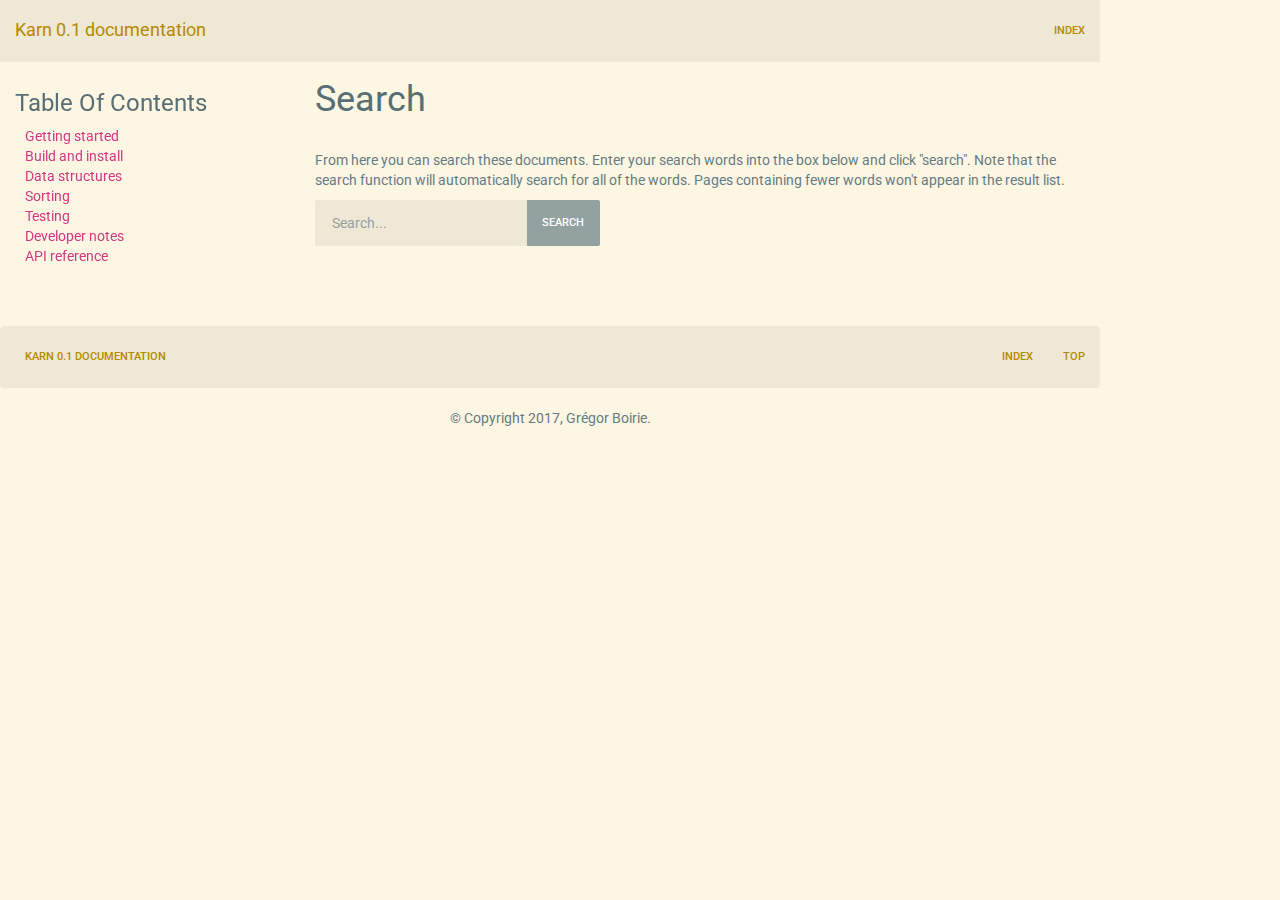
<file: docs/search.html>
<!DOCTYPE html>




<html lang="en">
  <head>
    <meta charset="utf-8" />
    
    <title>Search &mdash; Karn 0.1 documentation</title>
    <meta name="description" content="">
    <meta name="author" content="">

    

<link rel="stylesheet" href="_static/css/basicstrap-base.css" type="text/css" />
<link rel="stylesheet" id="current-theme" href="_static/css/bootstrap3/bootswatch-sandstone.css" type="text/css" />
<link rel="stylesheet" id="current-adjust-theme" href="_static/css/adjust_theme/bootswatch-sandstone.css" type="text/css" />

<link rel="stylesheet" href="_static/css/font-awesome.min.css">

<style type="text/css">
  body {
    padding-top: 60px;
    padding-bottom: 40px;
  }
</style>

<link rel="stylesheet" href="_static/css/basicstrap.css" type="text/css" />
<link rel="stylesheet" href="_static/pygments.css" type="text/css" />
<link rel="stylesheet" href="_static/css/karn.css" type="text/css" />
    
<script type="text/javascript">
  var DOCUMENTATION_OPTIONS = {
            URL_ROOT:    './',
            VERSION:     '0.1',
            COLLAPSE_INDEX: false,
            FILE_SUFFIX: '.html',
            HAS_SOURCE:  true
  };
</script>
    <script type="text/javascript" src="_static/js/jquery.min.js"></script>
    <script type="text/javascript" src="_static/underscore.js"></script>
    <script type="text/javascript" src="_static/doctools.js"></script>
    <script type="text/javascript" src="https://cdn.mathjax.org/mathjax/latest/MathJax.js?config=TeX-AMS-MML_HTMLorMML"></script>
    <script type="text/javascript" src="_static/searchtools.js"></script>
    <script type="text/javascript" src="_static/js/bootstrap3.min.js"></script>
<script type="text/javascript" src="_static/js/jquery.cookie.min.js"></script>
<script type="text/javascript" src="_static/js/basicstrap.js"></script>
<script type="text/javascript">
</script>
    <link rel="index" title="Index" href="genindex.html" />
    <link rel="search" title="Search" href="#" />
    <link rel="top" title="Karn 0.1 documentation" href="index.html" />
  <script type="text/javascript">
    jQuery(function() { Search.loadIndex("searchindex.js"); });
  </script>
   

  </head>
  <body role="document">
    <div id="navbar-top" class="navbar navbar-fixed-top navbar-inverse" role="navigation" aria-label="top navigation">
      <div class="container-fluid">
        <div class="navbar-header">
          <button type="button" class="navbar-toggle" data-toggle="collapse" data-target=".navbar-collapse">
            <span class="sr-only">Toggle navigation</span>
            <span class="icon-bar"></span>
            <span class="icon-bar"></span>
            <span class="icon-bar"></span>
          </button>
          <a class="navbar-brand" href="index.html">Karn 0.1 documentation</a>
        </div>
        <div class="navbar-collapse collapse">
          <ul class="nav navbar-nav navbar-right">

            
              <li><a href="genindex.html" title="General Index" accesskey="I">index </a></li>
            

            <li class="visible-xs">
                <form class="search form-search form-inline navbar-form navbar-right sp-searchbox" action="#" method="get">
                  <div class="input-append input-group">
                    <input type="text" class="search-query form-control" name="q" placeholder="Search...">
                    <span class="input-group-btn">
                    <input type="submit" class="btn" value="Go" />
                    </span>
                  </div>
                  <input type="hidden" name="check_keywords" value="yes" />
                  <input type="hidden" name="area" value="default" />
                </form>
            </li>

            

          </ul>

        </div>
      </div>
    </div>
    

    <!-- container -->
    <div class="container-fluid">

      <!-- row -->
      <div class="row">
         
<div class="col-md-3 hidden-xs" id="sidebar-wrapper">
  <div class="sidebar hidden-xs" role="navigation" aria-label="main navigation">
<h3><a href="index.html">Table Of Contents</a></h3>
<ul>
<li class="toctree-l1"><a class="reference internal" href="start.html">Getting started</a></li>
<li class="toctree-l1"><a class="reference internal" href="make.html">Build and install</a></li>
<li class="toctree-l1"><a class="reference internal" href="data_struct.html">Data structures</a></li>
<li class="toctree-l1"><a class="reference internal" href="sorting.html">Sorting</a></li>
<li class="toctree-l1"><a class="reference internal" href="test.html">Testing</a></li>
<li class="toctree-l1"><a class="reference internal" href="dev.html">Developer notes</a></li>
<li class="toctree-l1"><a class="reference internal" href="api.html">API reference</a></li>
</ul>

  </div>
</div> 
        

        <div class="col-md-9" id="content-wrapper">
          <div class="document" role="main">
            <div class="documentwrapper">
              <div class="bodywrapper">
                <div class="body">
                  
  <h1 id="search-documentation">Search</h1>
  <div id="fallback" class="admonition warning">
  <script type="text/javascript">$('#fallback').hide();</script>
  <p>
    Please activate JavaScript to enable the search
    functionality.
  </p>
  </div>
  <p>
    From here you can search these documents. Enter your search
    words into the box below and click "search". Note that the search
    function will automatically search for all of the words. Pages
    containing fewer words won't appear in the result list.
  </p>
  <form class="form-search form-inline" action="" method="get">
    <div class="input-append input-group">
      <input type="text" class="search-query form-control" name="q" value="" placeholder="Search...">
      <span class="input-group-btn">
      <input type="submit" class="btn" value="search" />
      </span>
    </div>
    <span id="search-progress" style="padding-left: 10px"></span>
  </form>

  <div role="main">
  
  <div id="search-results">
  
  </div>
  </div>

                </div>
              </div>
            </div>
          </div>
        </div>
        
        
      </div><!-- /row -->

      <!-- row -->
      <div class="row footer-relbar">
<div id="navbar-related" class=" related navbar navbar-default" role="navigation" aria-label="related navigation">
  <div class="navbar-inner">
    <ul class="nav navbar-nav ">
        <li><a href="index.html">Karn 0.1 documentation</a></li>
    </ul>
<ul class="nav navbar-nav pull-right hidden-xs hidden-sm">
      
        <li><a href="genindex.html" title="General Index" >index</a></li>
        <li><a href="#">top</a></li> 
      
    </ul>
  </div>
</div>
      </div><!-- /row -->

      <!-- footer -->
      <footer role="contentinfo">
          &copy; Copyright 2017, Grégor Boirie.
      </footer>
      <!-- /footer -->

    </div>
    <!-- /container -->

  </body>
</html>
</file>
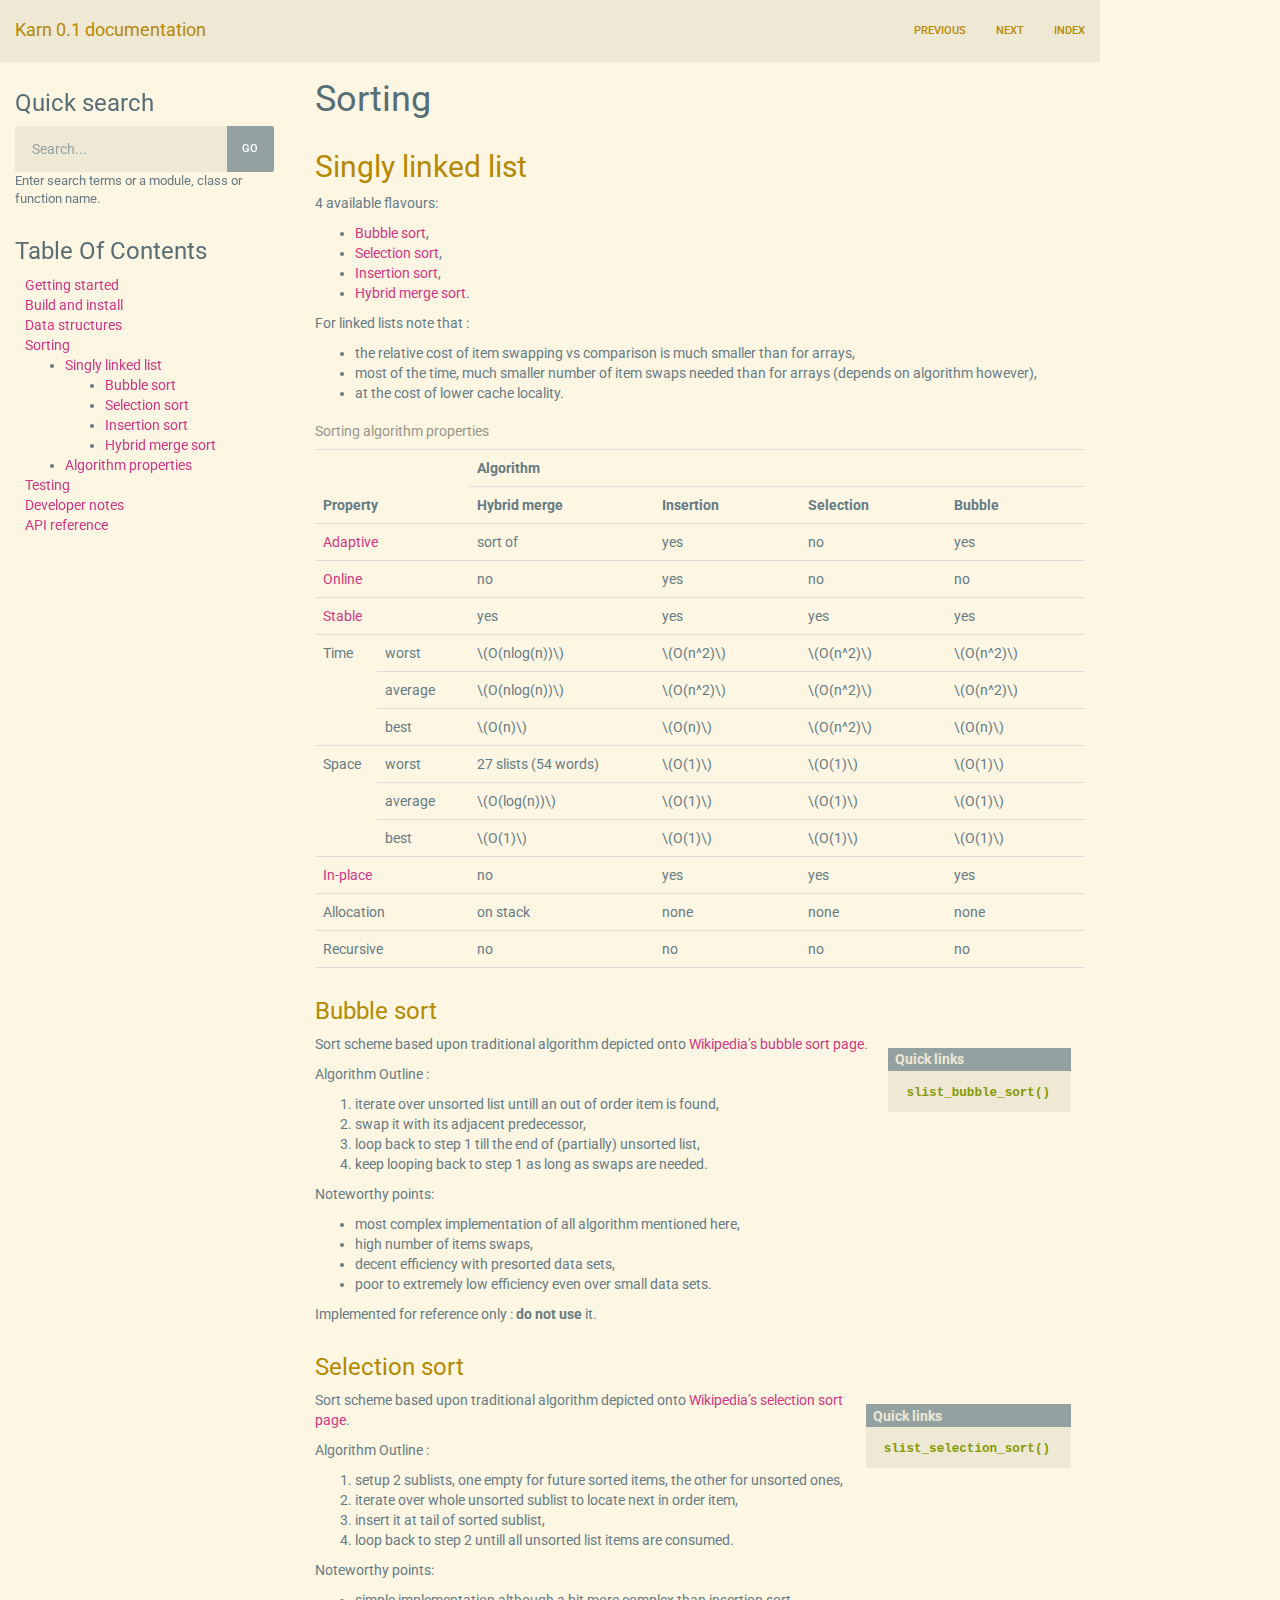
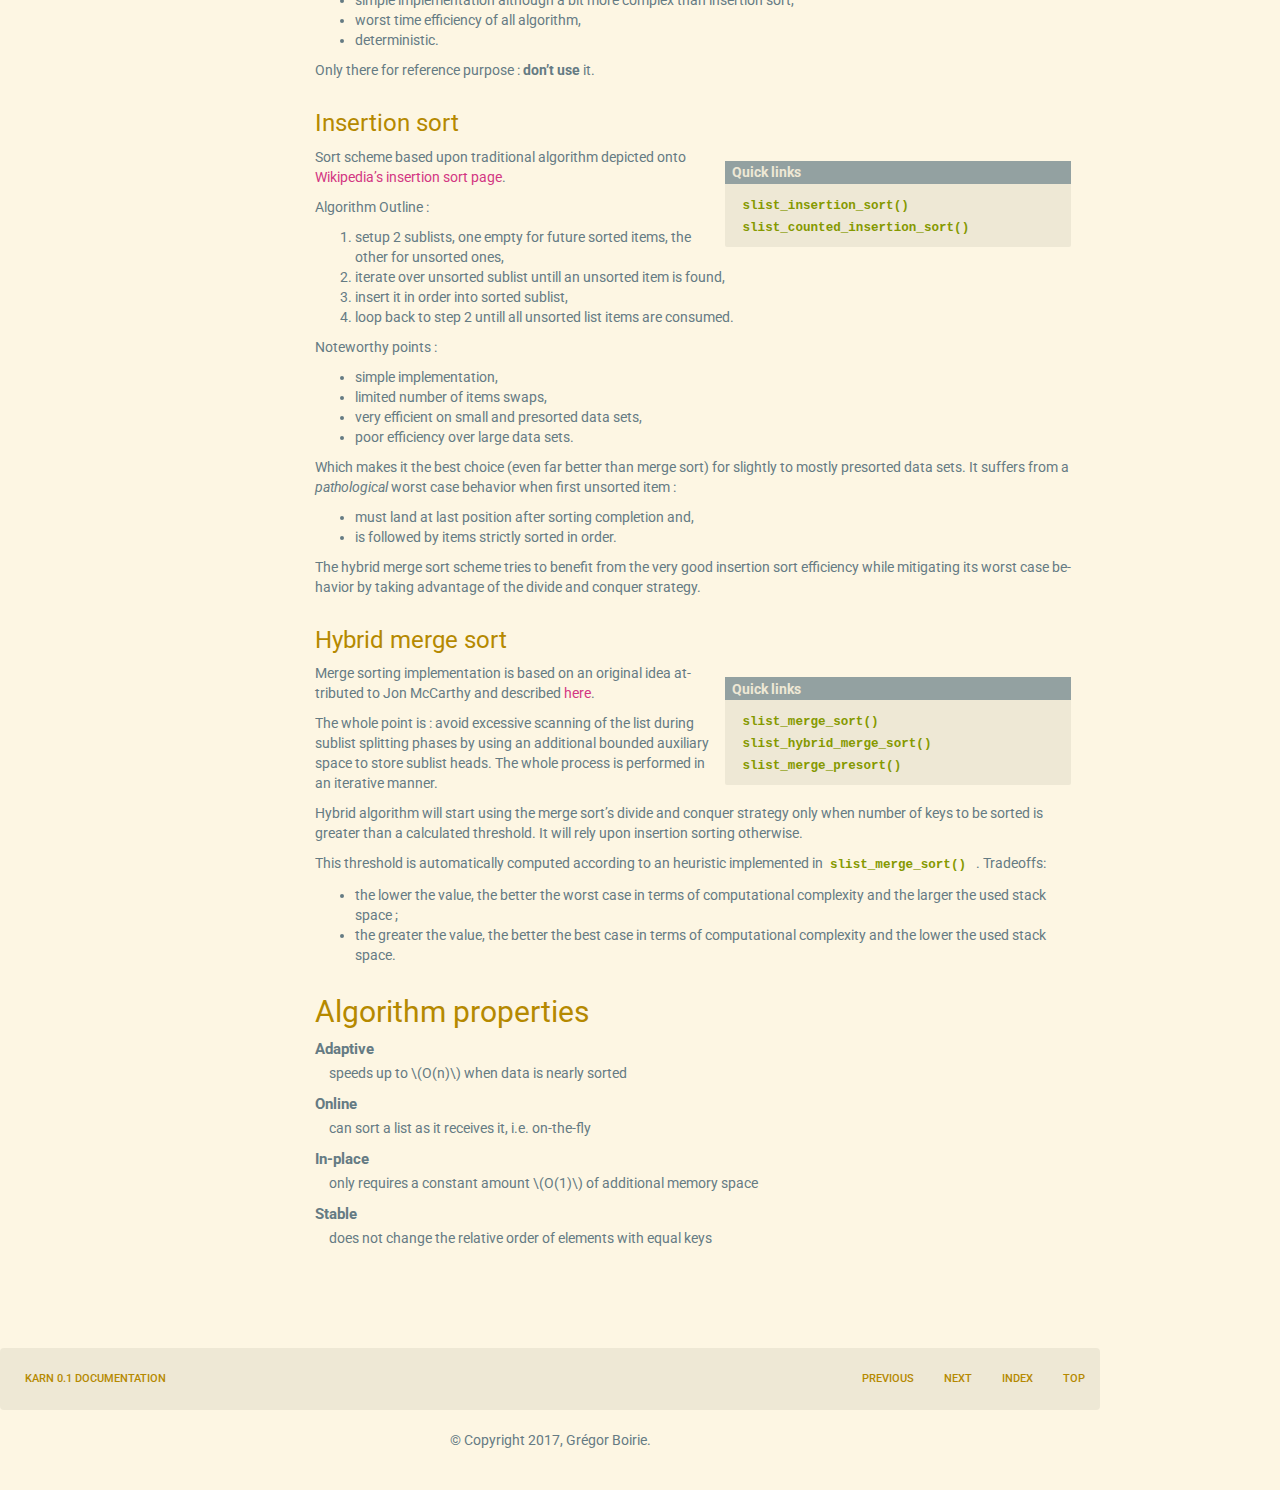
<file: docs/sorting.html>
<!DOCTYPE html>




<html lang="en">
  <head>
    <meta charset="utf-8" />
    
    <title>Sorting &mdash; Karn 0.1 documentation</title>
    <meta name="description" content="">
    <meta name="author" content="">

    

<link rel="stylesheet" href="_static/css/basicstrap-base.css" type="text/css" />
<link rel="stylesheet" id="current-theme" href="_static/css/bootstrap3/bootswatch-sandstone.css" type="text/css" />
<link rel="stylesheet" id="current-adjust-theme" href="_static/css/adjust_theme/bootswatch-sandstone.css" type="text/css" />

<link rel="stylesheet" href="_static/css/font-awesome.min.css">

<style type="text/css">
  body {
    padding-top: 60px;
    padding-bottom: 40px;
  }
</style>

<link rel="stylesheet" href="_static/css/basicstrap.css" type="text/css" />
<link rel="stylesheet" href="_static/pygments.css" type="text/css" />
<link rel="stylesheet" href="_static/css/karn.css" type="text/css" />
    
<script type="text/javascript">
  var DOCUMENTATION_OPTIONS = {
            URL_ROOT:    './',
            VERSION:     '0.1',
            COLLAPSE_INDEX: false,
            FILE_SUFFIX: '.html',
            HAS_SOURCE:  true
  };
</script>
    <script type="text/javascript" src="_static/js/jquery.min.js"></script>
    <script type="text/javascript" src="_static/underscore.js"></script>
    <script type="text/javascript" src="_static/doctools.js"></script>
    <script type="text/javascript" src="https://cdn.mathjax.org/mathjax/latest/MathJax.js?config=TeX-AMS-MML_HTMLorMML"></script>
    <script type="text/javascript" src="_static/js/bootstrap3.min.js"></script>
<script type="text/javascript" src="_static/js/jquery.cookie.min.js"></script>
<script type="text/javascript" src="_static/js/basicstrap.js"></script>
<script type="text/javascript">
</script>
    <link rel="index" title="Index" href="genindex.html" />
    <link rel="search" title="Search" href="search.html" />
    <link rel="top" title="Karn 0.1 documentation" href="index.html" />
    <link rel="next" title="Testing" href="test.html" />
    <link rel="prev" title="Data structures" href="data_struct.html" /> 
  </head>
  <body role="document">
    <div id="navbar-top" class="navbar navbar-fixed-top navbar-inverse" role="navigation" aria-label="top navigation">
      <div class="container-fluid">
        <div class="navbar-header">
          <button type="button" class="navbar-toggle" data-toggle="collapse" data-target=".navbar-collapse">
            <span class="sr-only">Toggle navigation</span>
            <span class="icon-bar"></span>
            <span class="icon-bar"></span>
            <span class="icon-bar"></span>
          </button>
          <a class="navbar-brand" href="index.html">Karn 0.1 documentation</a>
        </div>
        <div class="navbar-collapse collapse">
          <ul class="nav navbar-nav navbar-right">
              <li class="dropdown visible-xs">
                <a role="button" id="localToc" data-toggle="dropdown" data-target="#" href="#">Table Of Contents <b class="caret"></b></a>
                <ul class="dropdown-menu localtoc sp-localtoc" role="menu" aria-labelledby="localToc">
                <ul>
<li><a class="reference internal" href="#">Sorting</a><ul>
<li><a class="reference internal" href="#singly-linked-list">Singly linked list</a><ul>
<li><a class="reference internal" href="#bubble-sort">Bubble sort</a></li>
<li><a class="reference internal" href="#selection-sort">Selection sort</a></li>
<li><a class="reference internal" href="#insertion-sort">Insertion sort</a></li>
<li><a class="reference internal" href="#hybrid-merge-sort">Hybrid merge sort</a></li>
</ul>
</li>
<li><a class="reference internal" href="#algorithm-properties">Algorithm properties</a></li>
</ul>
</li>
</ul>

                </ul>
              </li>

            
              <li><a href="data_struct.html" title="Data structures" accesskey="P">previous </a></li>
              <li><a href="test.html" title="Testing" accesskey="N">next </a></li>
              <li><a href="genindex.html" title="General Index" accesskey="I">index </a></li>
            

            <li class="visible-xs">
                <form class="search form-search form-inline navbar-form navbar-right sp-searchbox" action="search.html" method="get">
                  <div class="input-append input-group">
                    <input type="text" class="search-query form-control" name="q" placeholder="Search...">
                    <span class="input-group-btn">
                    <input type="submit" class="btn" value="Go" />
                    </span>
                  </div>
                  <input type="hidden" name="check_keywords" value="yes" />
                  <input type="hidden" name="area" value="default" />
                </form>
            </li>

            

          </ul>

        </div>
      </div>
    </div>
    

    <!-- container -->
    <div class="container-fluid">

      <!-- row -->
      <div class="row">
         
<div class="col-md-3 hidden-xs" id="sidebar-wrapper">
  <div class="sidebar hidden-xs" role="navigation" aria-label="main navigation">
<div id="searchbox" role="search">
  <h3>Quick search</h3>
  <form class="search form-inline" action="search.html" method="get">
      <div class="input-append input-group">
        <input type="text" class="search-query form-control" name="q" placeholder="Search...">
        <span class="input-group-btn">
        <input type="submit" class="btn" value="Go" />
        </span>
      </div>
      <input type="hidden" name="check_keywords" value="yes" />
      <input type="hidden" name="area" value="default" />
    </form>
    <p class="searchtip" style="font-size: 90%">
    Enter search terms or a module, class or function name.
    </p>
</div>
<h3><a href="index.html">Table Of Contents</a></h3>
<ul class="current">
<li class="toctree-l1"><a class="reference internal" href="start.html">Getting started</a></li>
<li class="toctree-l1"><a class="reference internal" href="make.html">Build and install</a></li>
<li class="toctree-l1"><a class="reference internal" href="data_struct.html">Data structures</a></li>
<li class="toctree-l1 current"><a class="current reference internal" href="#">Sorting</a><ul>
<li class="toctree-l2"><a class="reference internal" href="#singly-linked-list">Singly linked list</a><ul>
<li class="toctree-l3"><a class="reference internal" href="#bubble-sort">Bubble sort</a></li>
<li class="toctree-l3"><a class="reference internal" href="#selection-sort">Selection sort</a></li>
<li class="toctree-l3"><a class="reference internal" href="#insertion-sort">Insertion sort</a></li>
<li class="toctree-l3"><a class="reference internal" href="#hybrid-merge-sort">Hybrid merge sort</a></li>
</ul>
</li>
<li class="toctree-l2"><a class="reference internal" href="#algorithm-properties">Algorithm properties</a></li>
</ul>
</li>
<li class="toctree-l1"><a class="reference internal" href="test.html">Testing</a></li>
<li class="toctree-l1"><a class="reference internal" href="dev.html">Developer notes</a></li>
<li class="toctree-l1"><a class="reference internal" href="api.html">API reference</a></li>
</ul>

  </div>
</div> 
        

        <div class="col-md-9" id="content-wrapper">
          <div class="document" role="main">
            <div class="documentwrapper">
              <div class="bodywrapper">
                <div class="body">
                  
  <div class="section" id="sorting">
<h1>Sorting<a class="headerlink" href="#sorting" title="Permalink to this headline">¶</a></h1>
<div class="section" id="singly-linked-list">
<span id="sort-slist"></span><h2>Singly linked list<a class="headerlink" href="#singly-linked-list" title="Permalink to this headline">¶</a></h2>
<p>4 available flavours:</p>
<ul class="simple">
<li><a class="reference internal" href="#sort-bubble"><span class="std std-ref">Bubble sort</span></a>,</li>
<li><a class="reference internal" href="#sort-select"><span class="std std-ref">Selection sort</span></a>,</li>
<li><a class="reference internal" href="#sort-insert"><span class="std std-ref">Insertion sort</span></a>,</li>
<li><a class="reference internal" href="#sort-hybrid-merge"><span class="std std-ref">Hybrid merge sort</span></a>.</li>
</ul>
<p>For linked lists note that :</p>
<ul class="simple">
<li>the relative cost of item swapping vs comparison is much smaller than for
arrays,</li>
<li>most of the time, much smaller number of item swaps needed than for arrays
(depends on algorithm however),</li>
<li>at the cost of lower cache locality.</li>
</ul>
<table border="1" class="docutils" id="id1">
<caption><span class="caption-text">Sorting algorithm properties</span><a class="headerlink" href="#id1" title="Permalink to this table">¶</a></caption>
<colgroup>
<col width="8%" />
<col width="12%" />
<col width="24%" />
<col width="19%" />
<col width="19%" />
<col width="19%" />
</colgroup>
<thead valign="bottom">
<tr class="row-odd"><th class="head" colspan="2" rowspan="2">Property</th>
<th class="head" colspan="4">Algorithm</th>
</tr>
<tr class="row-even"><th class="head">Hybrid merge</th>
<th class="head">Insertion</th>
<th class="head">Selection</th>
<th class="head">Bubble</th>
</tr>
</thead>
<tbody valign="top">
<tr class="row-odd"><td colspan="2"><a class="reference internal" href="#term-adaptive"><span class="xref std std-term">Adaptive</span></a></td>
<td>sort of</td>
<td>yes</td>
<td>no</td>
<td>yes</td>
</tr>
<tr class="row-even"><td colspan="2"><a class="reference internal" href="#term-online"><span class="xref std std-term">Online</span></a></td>
<td>no</td>
<td>yes</td>
<td>no</td>
<td>no</td>
</tr>
<tr class="row-odd"><td colspan="2"><a class="reference internal" href="#term-stable"><span class="xref std std-term">Stable</span></a></td>
<td>yes</td>
<td>yes</td>
<td>yes</td>
<td>yes</td>
</tr>
<tr class="row-even"><td rowspan="3">Time</td>
<td>worst</td>
<td><span class="math">\(O(nlog(n))\)</span></td>
<td><span class="math">\(O(n^2)\)</span></td>
<td><span class="math">\(O(n^2)\)</span></td>
<td><span class="math">\(O(n^2)\)</span></td>
</tr>
<tr class="row-odd"><td>average</td>
<td><span class="math">\(O(nlog(n))\)</span></td>
<td><span class="math">\(O(n^2)\)</span></td>
<td><span class="math">\(O(n^2)\)</span></td>
<td><span class="math">\(O(n^2)\)</span></td>
</tr>
<tr class="row-even"><td>best</td>
<td><span class="math">\(O(n)\)</span></td>
<td><span class="math">\(O(n)\)</span></td>
<td><span class="math">\(O(n^2)\)</span></td>
<td><span class="math">\(O(n)\)</span></td>
</tr>
<tr class="row-odd"><td rowspan="3">Space</td>
<td>worst</td>
<td>27 slists
(54 words)</td>
<td><span class="math">\(O(1)\)</span></td>
<td><span class="math">\(O(1)\)</span></td>
<td><span class="math">\(O(1)\)</span></td>
</tr>
<tr class="row-even"><td>average</td>
<td><span class="math">\(O(log(n))\)</span></td>
<td><span class="math">\(O(1)\)</span></td>
<td><span class="math">\(O(1)\)</span></td>
<td><span class="math">\(O(1)\)</span></td>
</tr>
<tr class="row-odd"><td>best</td>
<td><span class="math">\(O(1)\)</span></td>
<td><span class="math">\(O(1)\)</span></td>
<td><span class="math">\(O(1)\)</span></td>
<td><span class="math">\(O(1)\)</span></td>
</tr>
<tr class="row-even"><td colspan="2"><a class="reference internal" href="#term-in-place"><span class="xref std std-term">In-place</span></a></td>
<td>no</td>
<td>yes</td>
<td>yes</td>
<td>yes</td>
</tr>
<tr class="row-odd"><td colspan="2">Allocation</td>
<td>on stack</td>
<td>none</td>
<td>none</td>
<td>none</td>
</tr>
<tr class="row-even"><td colspan="2">Recursive</td>
<td>no</td>
<td>no</td>
<td>no</td>
<td>no</td>
</tr>
</tbody>
</table>
<div class="section" id="bubble-sort">
<span id="sort-bubble"></span><h3>Bubble sort<a class="headerlink" href="#bubble-sort" title="Permalink to this headline">¶</a></h3>
<div class="sidebar">
<p class="first sidebar-title">Quick links</p>
<p class="last"><a class="reference internal" href="api.html#c.slist_bubble_sort" title="slist_bubble_sort"><code class="xref c c-func docutils literal"><span class="pre">slist_bubble_sort()</span></code></a></p>
</div>
<p>Sort scheme based upon traditional algorithm depicted onto <a class="reference external" href="https://en.wikipedia.org/wiki/Bubble_sort">Wikipedia&#8217;s
bubble sort page</a>.</p>
<p>Algorithm Outline :</p>
<ol class="arabic simple">
<li>iterate over unsorted list untill an out of order item is found,</li>
<li>swap it with its adjacent predecessor,</li>
<li>loop back to step 1 till the end of (partially) unsorted list,</li>
<li>keep looping back to step 1 as long as swaps are needed.</li>
</ol>
<p>Noteworthy points:</p>
<ul class="simple">
<li>most complex implementation of all algorithm mentioned here,</li>
<li>high number of items swaps,</li>
<li>decent efficiency with presorted data sets,</li>
<li>poor to extremely low efficiency even over small data sets.</li>
</ul>
<p>Implemented for reference only : <strong>do not use</strong> it.</p>
</div>
<div class="section" id="selection-sort">
<span id="sort-select"></span><h3>Selection sort<a class="headerlink" href="#selection-sort" title="Permalink to this headline">¶</a></h3>
<div class="sidebar">
<p class="first sidebar-title">Quick links</p>
<p class="last"><a class="reference internal" href="api.html#c.slist_selection_sort" title="slist_selection_sort"><code class="xref c c-func docutils literal"><span class="pre">slist_selection_sort()</span></code></a></p>
</div>
<p>Sort scheme based upon traditional algorithm depicted onto <a class="reference external" href="https://en.wikipedia.org/wiki/Selection_sort">Wikipedia&#8217;s
selection sort page</a>.</p>
<p>Algorithm Outline :</p>
<ol class="arabic simple">
<li>setup 2 sublists, one empty for future sorted items, the other for unsorted
ones,</li>
<li>iterate over whole unsorted sublist to locate next in order item,</li>
<li>insert it at tail of sorted sublist,</li>
<li>loop back to step 2 untill all unsorted list items are consumed.</li>
</ol>
<p>Noteworthy points:</p>
<ul class="simple">
<li>simple implementation although a bit more complex than insertion sort,</li>
<li>worst time efficiency of all algorithm,</li>
<li>deterministic.</li>
</ul>
<p>Only there for reference purpose : <strong>don&#8217;t use</strong> it.</p>
</div>
<div class="section" id="insertion-sort">
<span id="sort-insert"></span><h3>Insertion sort<a class="headerlink" href="#insertion-sort" title="Permalink to this headline">¶</a></h3>
<div class="sidebar">
<p class="first sidebar-title">Quick links</p>
<p class="last"><a class="reference internal" href="api.html#c.slist_insertion_sort" title="slist_insertion_sort"><code class="xref c c-func docutils literal"><span class="pre">slist_insertion_sort()</span></code></a>
<a class="reference internal" href="api.html#c.slist_counted_insertion_sort" title="slist_counted_insertion_sort"><code class="xref c c-func docutils literal"><span class="pre">slist_counted_insertion_sort()</span></code></a></p>
</div>
<p>Sort scheme based upon traditional algorithm depicted onto <a class="reference external" href="https://en.wikipedia.org/wiki/Insertion_sort">Wikipedia&#8217;s
insertion sort page</a>.</p>
<p>Algorithm Outline :</p>
<ol class="arabic simple">
<li>setup 2 sublists, one empty for future sorted items, the other for unsorted
ones,</li>
<li>iterate over unsorted sublist untill an unsorted item is found,</li>
<li>insert it in order into sorted sublist,</li>
<li>loop back to step 2 untill all unsorted list items are consumed.</li>
</ol>
<p>Noteworthy points :</p>
<ul class="simple">
<li>simple implementation,</li>
<li>limited number of items swaps,</li>
<li>very efficient on small and presorted data sets,</li>
<li>poor efficiency over large data sets.</li>
</ul>
<p>Which makes it the best choice (even far better than merge sort) for slightly
to mostly presorted data sets. It suffers from a <em>pathological</em> worst case
behavior when first unsorted item :</p>
<ul class="simple">
<li>must land at last position after sorting completion and,</li>
<li>is followed by items strictly sorted in order.</li>
</ul>
<p>The hybrid merge sort scheme tries to benefit from the very good insertion sort
efficiency while mitigating its worst case behavior by taking advantage of the
divide and conquer strategy.</p>
</div>
<div class="section" id="hybrid-merge-sort">
<span id="sort-hybrid-merge"></span><h3>Hybrid merge sort<a class="headerlink" href="#hybrid-merge-sort" title="Permalink to this headline">¶</a></h3>
<div class="sidebar">
<p class="first sidebar-title">Quick links</p>
<p class="last"><a class="reference internal" href="api.html#c.slist_merge_sort" title="slist_merge_sort"><code class="xref c c-func docutils literal"><span class="pre">slist_merge_sort()</span></code></a>
<a class="reference internal" href="api.html#c.slist_hybrid_merge_sort" title="slist_hybrid_merge_sort"><code class="xref c c-func docutils literal"><span class="pre">slist_hybrid_merge_sort()</span></code></a>
<a class="reference internal" href="api.html#c.slist_merge_presort" title="slist_merge_presort"><code class="xref c c-func docutils literal"><span class="pre">slist_merge_presort()</span></code></a></p>
</div>
<p>Merge sorting implementation is based on an original idea attributed to
Jon McCarthy and described
<a class="reference external" href="http://richardhartersworld.com/cri/2007/schoen.html">here</a>.</p>
<p>The whole point is : avoid excessive scanning of the list during sublist
splitting phases by using an additional bounded auxiliary space to store
sublist heads.
The whole process is performed in an iterative manner.</p>
<p>Hybrid algorithm will start using the merge sort&#8217;s divide and conquer
strategy only when number of keys to be sorted is greater than a calculated
threshold. It will rely upon insertion sorting otherwise.</p>
<p>This threshold is automatically computed according to an heuristic implemented
in <a class="reference internal" href="api.html#c.slist_merge_sort" title="slist_merge_sort"><code class="xref c c-func docutils literal"><span class="pre">slist_merge_sort()</span></code></a> . Tradeoffs:</p>
<ul class="simple">
<li>the lower the value, the better the worst case in terms of computational
complexity and the larger the used stack space ;</li>
<li>the greater the value, the better the best case in terms of computational
complexity and the lower the used stack space.</li>
</ul>
</div>
</div>
<div class="section" id="algorithm-properties">
<h2>Algorithm properties<a class="headerlink" href="#algorithm-properties" title="Permalink to this headline">¶</a></h2>
<dl class="glossary docutils">
<dt id="term-adaptive">Adaptive</dt>
<dd>speeds up to <span class="math">\(O(n)\)</span> when data is nearly sorted</dd>
<dt id="term-online">Online</dt>
<dd>can sort a list as it receives it, i.e. on-the-fly</dd>
<dt id="term-in-place">In-place</dt>
<dd>only requires a constant amount <span class="math">\(O(1)\)</span> of additional memory space</dd>
<dt id="term-stable">Stable</dt>
<dd>does not change the relative order of elements with equal keys</dd>
</dl>
</div>
</div>


                </div>
              </div>
            </div>
          </div>
        </div>
        
        
      </div><!-- /row -->

      <!-- row -->
      <div class="row footer-relbar">
<div id="navbar-related" class=" related navbar navbar-default" role="navigation" aria-label="related navigation">
  <div class="navbar-inner">
    <ul class="nav navbar-nav ">
        <li><a href="index.html">Karn 0.1 documentation</a></li>
    </ul>
<ul class="nav navbar-nav pull-right hidden-xs hidden-sm">
      
        <li><a href="data_struct.html" title="Data structures" >previous</a></li>
        <li><a href="test.html" title="Testing" >next</a></li>
        <li><a href="genindex.html" title="General Index" >index</a></li>
        <li><a href="#">top</a></li> 
      
    </ul>
  </div>
</div>
      </div><!-- /row -->

      <!-- footer -->
      <footer role="contentinfo">
          &copy; Copyright 2017, Grégor Boirie.
      </footer>
      <!-- /footer -->

    </div>
    <!-- /container -->

  </body>
</html>
</file>
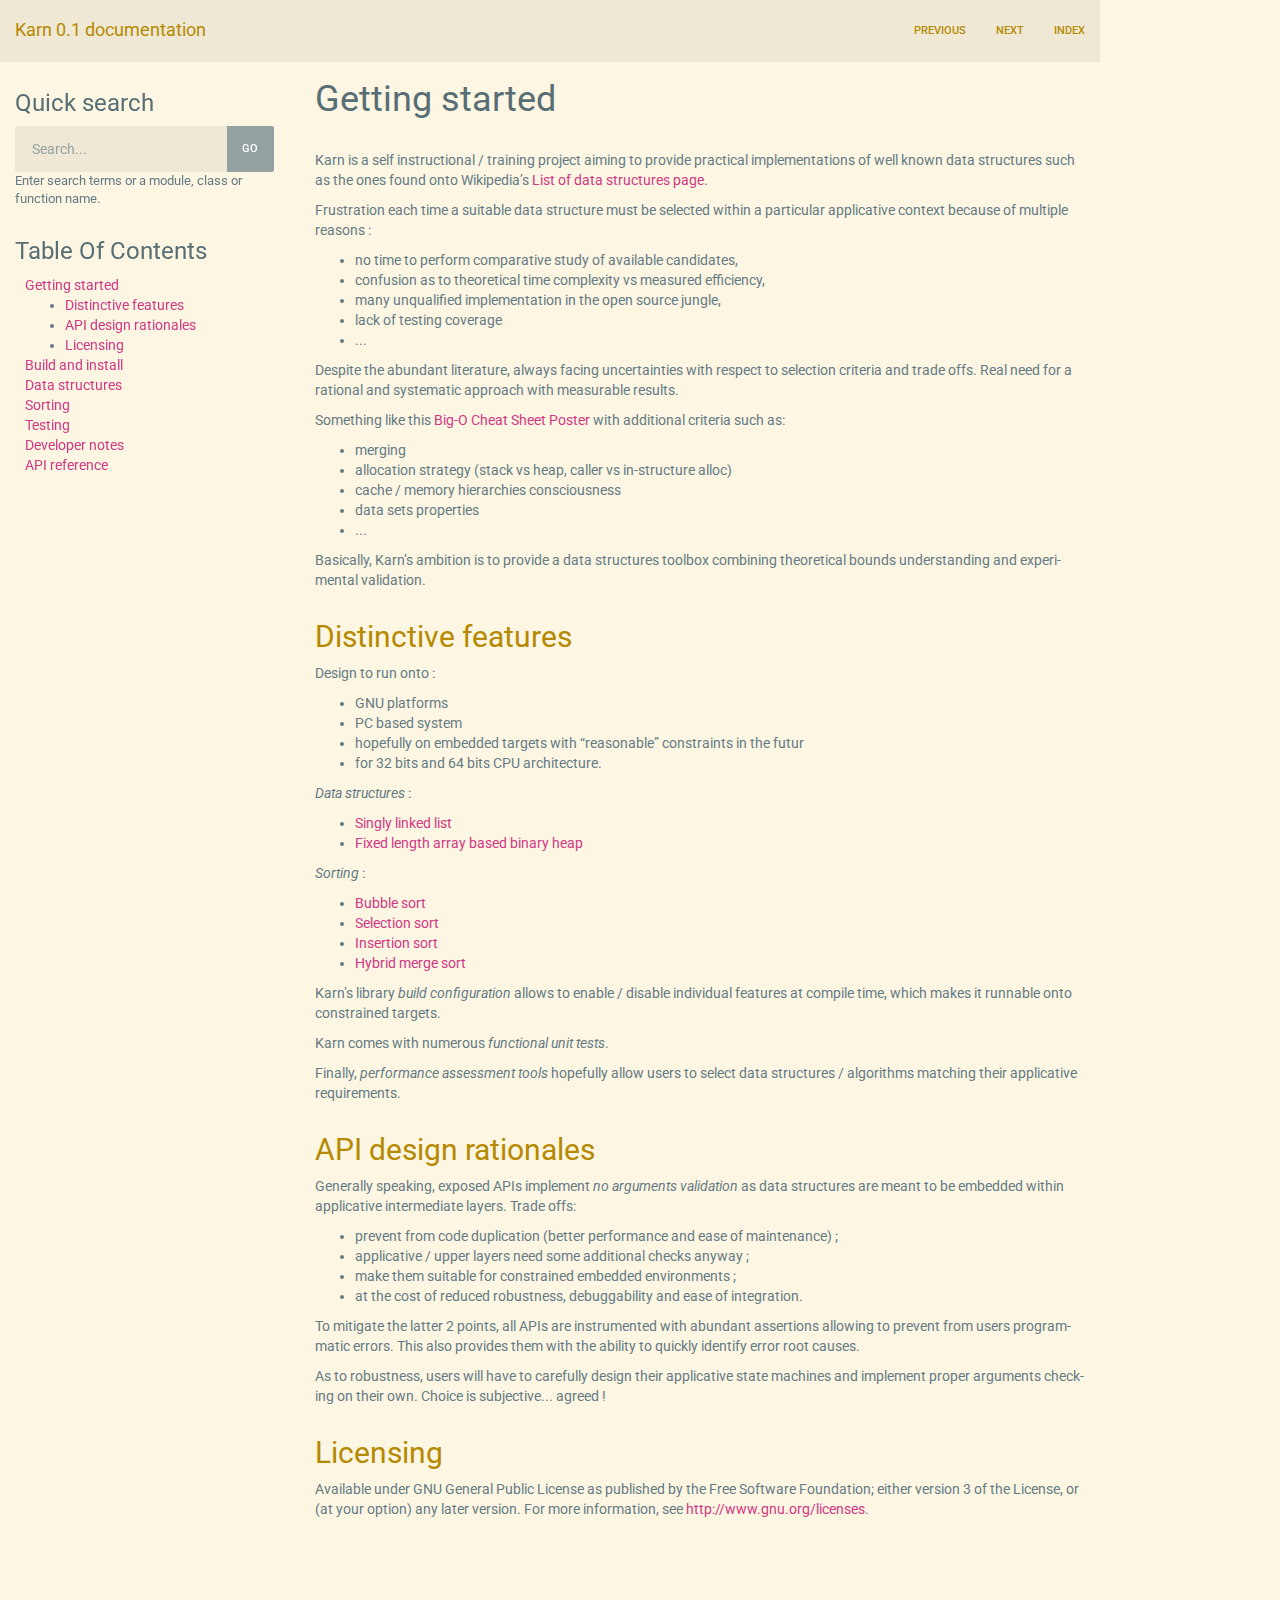
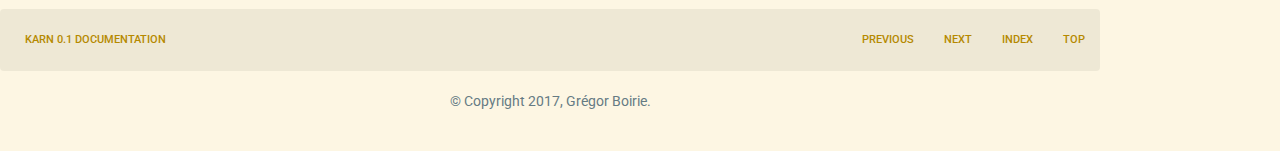
<file: docs/start.html>
<!DOCTYPE html>




<html lang="en">
  <head>
    <meta charset="utf-8" />
    
    <title>Getting started &mdash; Karn 0.1 documentation</title>
    <meta name="description" content="">
    <meta name="author" content="">

    

<link rel="stylesheet" href="_static/css/basicstrap-base.css" type="text/css" />
<link rel="stylesheet" id="current-theme" href="_static/css/bootstrap3/bootswatch-sandstone.css" type="text/css" />
<link rel="stylesheet" id="current-adjust-theme" href="_static/css/adjust_theme/bootswatch-sandstone.css" type="text/css" />

<link rel="stylesheet" href="_static/css/font-awesome.min.css">

<style type="text/css">
  body {
    padding-top: 60px;
    padding-bottom: 40px;
  }
</style>

<link rel="stylesheet" href="_static/css/basicstrap.css" type="text/css" />
<link rel="stylesheet" href="_static/pygments.css" type="text/css" />
<link rel="stylesheet" href="_static/css/karn.css" type="text/css" />
    
<script type="text/javascript">
  var DOCUMENTATION_OPTIONS = {
            URL_ROOT:    './',
            VERSION:     '0.1',
            COLLAPSE_INDEX: false,
            FILE_SUFFIX: '.html',
            HAS_SOURCE:  true
  };
</script>
    <script type="text/javascript" src="_static/js/jquery.min.js"></script>
    <script type="text/javascript" src="_static/underscore.js"></script>
    <script type="text/javascript" src="_static/doctools.js"></script>
    <script type="text/javascript" src="https://cdn.mathjax.org/mathjax/latest/MathJax.js?config=TeX-AMS-MML_HTMLorMML"></script>
    <script type="text/javascript" src="_static/js/bootstrap3.min.js"></script>
<script type="text/javascript" src="_static/js/jquery.cookie.min.js"></script>
<script type="text/javascript" src="_static/js/basicstrap.js"></script>
<script type="text/javascript">
</script>
    <link rel="index" title="Index" href="genindex.html" />
    <link rel="search" title="Search" href="search.html" />
    <link rel="top" title="Karn 0.1 documentation" href="index.html" />
    <link rel="next" title="Build and install" href="make.html" />
    <link rel="prev" title="Getting started" href="index.html" /> 
  </head>
  <body role="document">
    <div id="navbar-top" class="navbar navbar-fixed-top navbar-inverse" role="navigation" aria-label="top navigation">
      <div class="container-fluid">
        <div class="navbar-header">
          <button type="button" class="navbar-toggle" data-toggle="collapse" data-target=".navbar-collapse">
            <span class="sr-only">Toggle navigation</span>
            <span class="icon-bar"></span>
            <span class="icon-bar"></span>
            <span class="icon-bar"></span>
          </button>
          <a class="navbar-brand" href="index.html">Karn 0.1 documentation</a>
        </div>
        <div class="navbar-collapse collapse">
          <ul class="nav navbar-nav navbar-right">
              <li class="dropdown visible-xs">
                <a role="button" id="localToc" data-toggle="dropdown" data-target="#" href="#">Table Of Contents <b class="caret"></b></a>
                <ul class="dropdown-menu localtoc sp-localtoc" role="menu" aria-labelledby="localToc">
                <ul>
<li><a class="reference internal" href="#">Getting started</a><ul>
<li><a class="reference internal" href="#distinctive-features">Distinctive features</a></li>
<li><a class="reference internal" href="#api-design-rationales">API design rationales</a></li>
<li><a class="reference internal" href="#licensing">Licensing</a></li>
</ul>
</li>
</ul>

                </ul>
              </li>

            
              <li><a href="index.html" title="Getting started" accesskey="P">previous </a></li>
              <li><a href="make.html" title="Build and install" accesskey="N">next </a></li>
              <li><a href="genindex.html" title="General Index" accesskey="I">index </a></li>
            

            <li class="visible-xs">
                <form class="search form-search form-inline navbar-form navbar-right sp-searchbox" action="search.html" method="get">
                  <div class="input-append input-group">
                    <input type="text" class="search-query form-control" name="q" placeholder="Search...">
                    <span class="input-group-btn">
                    <input type="submit" class="btn" value="Go" />
                    </span>
                  </div>
                  <input type="hidden" name="check_keywords" value="yes" />
                  <input type="hidden" name="area" value="default" />
                </form>
            </li>

            

          </ul>

        </div>
      </div>
    </div>
    

    <!-- container -->
    <div class="container-fluid">

      <!-- row -->
      <div class="row">
         
<div class="col-md-3 hidden-xs" id="sidebar-wrapper">
  <div class="sidebar hidden-xs" role="navigation" aria-label="main navigation">
<div id="searchbox" role="search">
  <h3>Quick search</h3>
  <form class="search form-inline" action="search.html" method="get">
      <div class="input-append input-group">
        <input type="text" class="search-query form-control" name="q" placeholder="Search...">
        <span class="input-group-btn">
        <input type="submit" class="btn" value="Go" />
        </span>
      </div>
      <input type="hidden" name="check_keywords" value="yes" />
      <input type="hidden" name="area" value="default" />
    </form>
    <p class="searchtip" style="font-size: 90%">
    Enter search terms or a module, class or function name.
    </p>
</div>
<h3><a href="index.html">Table Of Contents</a></h3>
<ul class="current">
<li class="toctree-l1 current"><a class="current reference internal" href="#">Getting started</a><ul>
<li class="toctree-l2"><a class="reference internal" href="#distinctive-features">Distinctive features</a></li>
<li class="toctree-l2"><a class="reference internal" href="#api-design-rationales">API design rationales</a></li>
<li class="toctree-l2"><a class="reference internal" href="#licensing">Licensing</a></li>
</ul>
</li>
<li class="toctree-l1"><a class="reference internal" href="make.html">Build and install</a></li>
<li class="toctree-l1"><a class="reference internal" href="data_struct.html">Data structures</a></li>
<li class="toctree-l1"><a class="reference internal" href="sorting.html">Sorting</a></li>
<li class="toctree-l1"><a class="reference internal" href="test.html">Testing</a></li>
<li class="toctree-l1"><a class="reference internal" href="dev.html">Developer notes</a></li>
<li class="toctree-l1"><a class="reference internal" href="api.html">API reference</a></li>
</ul>

  </div>
</div> 
        

        <div class="col-md-9" id="content-wrapper">
          <div class="document" role="main">
            <div class="documentwrapper">
              <div class="bodywrapper">
                <div class="body">
                  
  <div class="section" id="getting-started">
<h1>Getting started<a class="headerlink" href="#getting-started" title="Permalink to this headline">¶</a></h1>
<p>Karn is a self instructional / training project aiming to provide practical
implementations of well known data structures such as the ones found onto
Wikipedia&#8217;s <a class="reference external" href="https://en.wikipedia.org/wiki/List_of_data_structures">List of data structures page</a>.</p>
<p>Frustration each time a suitable data structure must be selected within a
particular applicative context because of multiple reasons :</p>
<ul class="simple">
<li>no time to perform comparative study of available candidates,</li>
<li>confusion as to theoretical time complexity vs measured efficiency,</li>
<li>many unqualified implementation in the open source jungle,</li>
<li>lack of testing coverage</li>
<li>...</li>
</ul>
<p>Despite the abundant literature, always facing uncertainties with respect to
selection criteria and trade offs. Real need for a rational and systematic
approach with measurable results.</p>
<p>Something like this <a class="reference external" href="http://bigocheatsheet.com/img/big-o-cheat-sheet-poster.png">Big-O Cheat Sheet Poster</a> with additional
criteria such as:</p>
<ul class="simple">
<li>merging</li>
<li>allocation strategy (stack vs heap, caller vs in-structure alloc)</li>
<li>cache / memory hierarchies consciousness</li>
<li>data sets properties</li>
<li>...</li>
</ul>
<p>Basically, Karn&#8217;s ambition is to provide a data structures toolbox combining
theoretical bounds understanding and experimental validation.</p>
<div class="section" id="distinctive-features">
<h2>Distinctive features<a class="headerlink" href="#distinctive-features" title="Permalink to this headline">¶</a></h2>
<p>Design to run onto :</p>
<ul class="simple">
<li>GNU platforms</li>
<li>PC based system</li>
<li>hopefully on embedded targets with &#8220;reasonable&#8221; constraints in the futur</li>
<li>for 32 bits and 64 bits CPU architecture.</li>
</ul>
<p><em>Data structures</em> :</p>
<ul class="simple">
<li><a class="reference internal" href="data_struct.html#dstruct-slist"><span class="std std-ref">Singly linked list</span></a></li>
<li><a class="reference internal" href="data_struct.html#dstruct-bheap-fixed"><span class="std std-ref">Fixed length array based binary heap</span></a></li>
</ul>
<p><em>Sorting</em> :</p>
<ul class="simple">
<li><a class="reference internal" href="sorting.html#sort-bubble"><span class="std std-ref">Bubble sort</span></a></li>
<li><a class="reference internal" href="sorting.html#sort-select"><span class="std std-ref">Selection sort</span></a></li>
<li><a class="reference internal" href="sorting.html#sort-insert"><span class="std std-ref">Insertion sort</span></a></li>
<li><a class="reference internal" href="sorting.html#sort-hybrid-merge"><span class="std std-ref">Hybrid merge sort</span></a></li>
</ul>
<p>Karn&#8217;s library <em>build configuration</em> allows to enable / disable individual
features at compile time, which makes it runnable onto constrained targets.</p>
<p>Karn comes with numerous <em>functional unit tests</em>.</p>
<p>Finally, <em>performance assessment tools</em> hopefully allow users to select data
structures / algorithms matching their applicative requirements.</p>
</div>
<div class="section" id="api-design-rationales">
<h2>API design rationales<a class="headerlink" href="#api-design-rationales" title="Permalink to this headline">¶</a></h2>
<p>Generally speaking, exposed APIs implement <em>no arguments validation</em> as data
structures are meant to be embedded within applicative intermediate layers.
Trade offs:</p>
<ul class="simple">
<li>prevent from code duplication (better performance and ease of maintenance) ;</li>
<li>applicative / upper layers need some additional checks anyway ;</li>
<li>make them suitable for constrained embedded environments ;</li>
<li>at the cost of reduced robustness, debuggability and ease of integration.</li>
</ul>
<p>To mitigate the latter 2 points, all APIs are instrumented with abundant
assertions allowing to prevent from users programmatic errors. This also
provides them with the ability to quickly identify error root causes.</p>
<p>As to robustness, users will have to carefully design their applicative state
machines and implement proper arguments checking on their own. Choice is
subjective... agreed !</p>
</div>
<div class="section" id="licensing">
<h2>Licensing<a class="headerlink" href="#licensing" title="Permalink to this headline">¶</a></h2>
<p>Available under GNU General Public License as published by the Free Software
Foundation; either version 3 of the License, or (at your option) any later
version. For more information, see <a class="reference external" href="http://www.gnu.org/licenses">http://www.gnu.org/licenses</a>.</p>
</div>
</div>


                </div>
              </div>
            </div>
          </div>
        </div>
        
        
      </div><!-- /row -->

      <!-- row -->
      <div class="row footer-relbar">
<div id="navbar-related" class=" related navbar navbar-default" role="navigation" aria-label="related navigation">
  <div class="navbar-inner">
    <ul class="nav navbar-nav ">
        <li><a href="index.html">Karn 0.1 documentation</a></li>
    </ul>
<ul class="nav navbar-nav pull-right hidden-xs hidden-sm">
      
        <li><a href="index.html" title="Getting started" >previous</a></li>
        <li><a href="make.html" title="Build and install" >next</a></li>
        <li><a href="genindex.html" title="General Index" >index</a></li>
        <li><a href="#">top</a></li> 
      
    </ul>
  </div>
</div>
      </div><!-- /row -->

      <!-- footer -->
      <footer role="contentinfo">
          &copy; Copyright 2017, Grégor Boirie.
      </footer>
      <!-- /footer -->

    </div>
    <!-- /container -->

  </body>
</html>
</file>
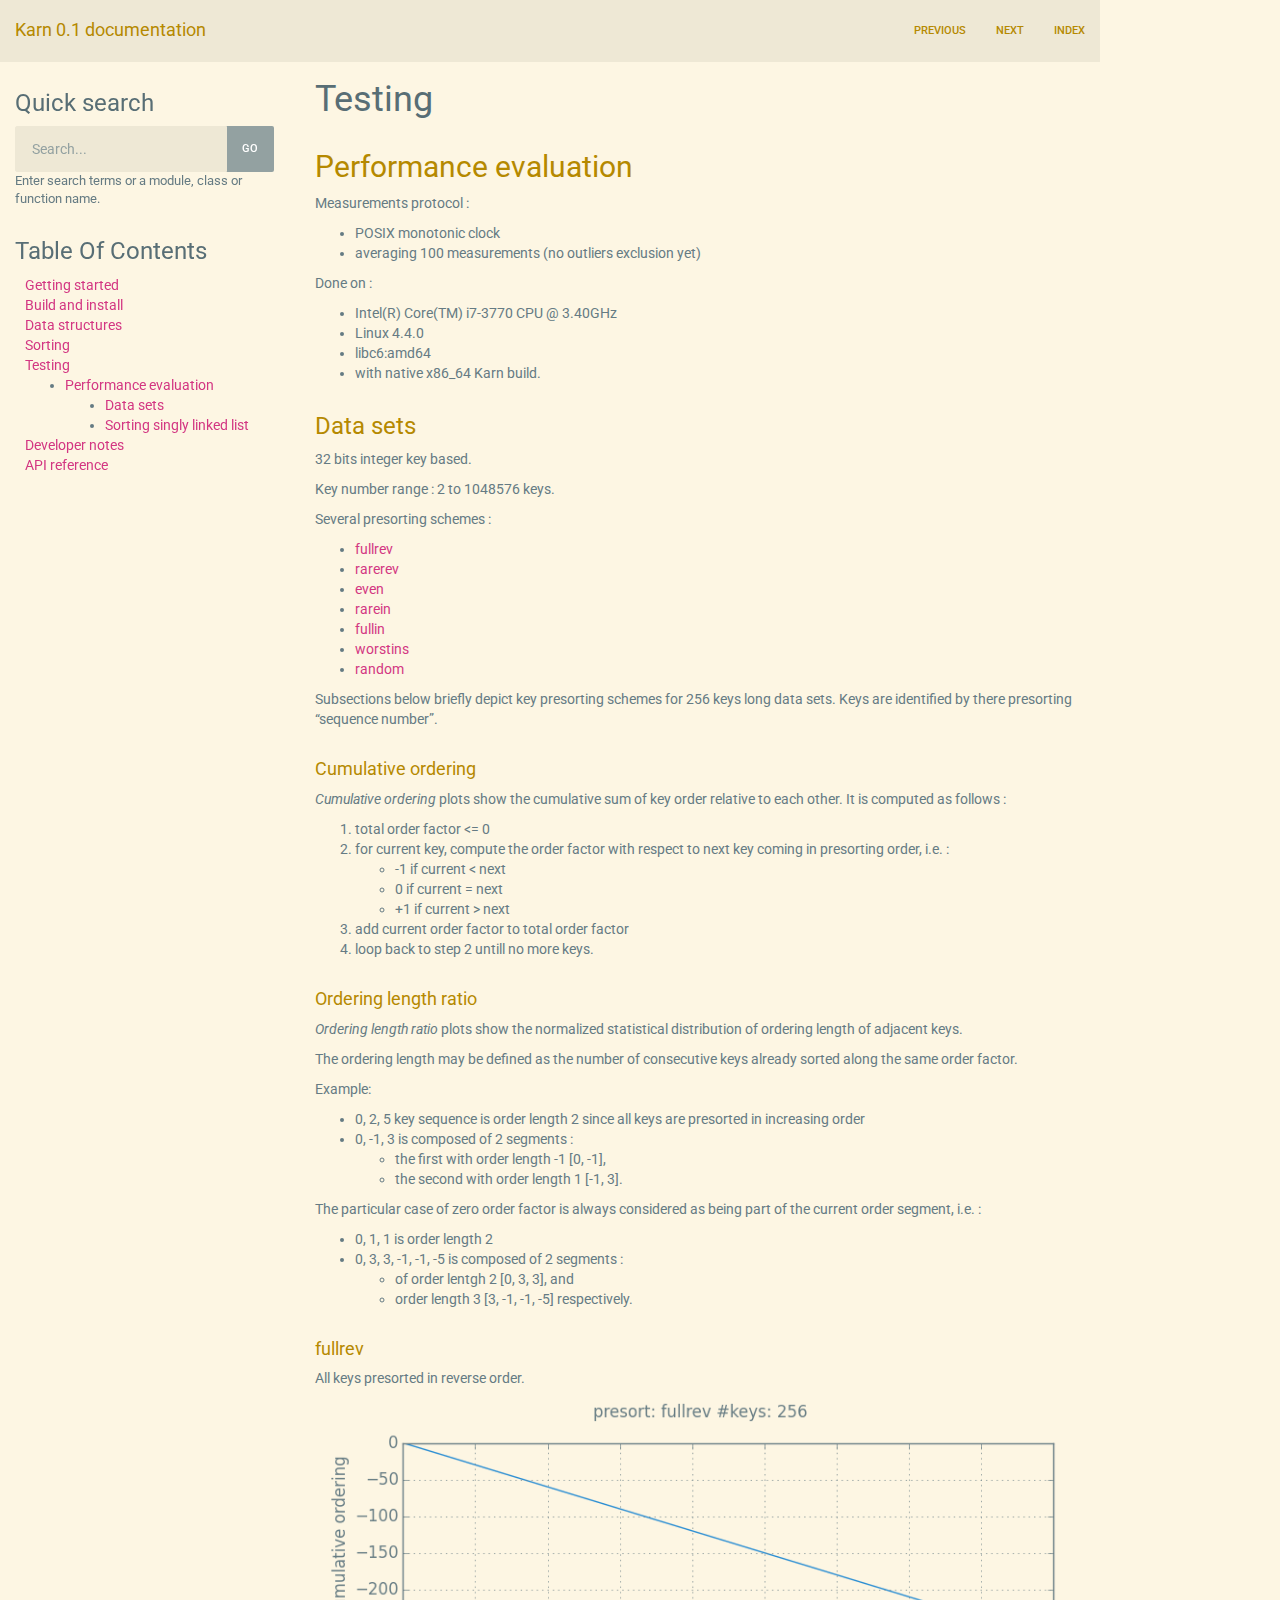
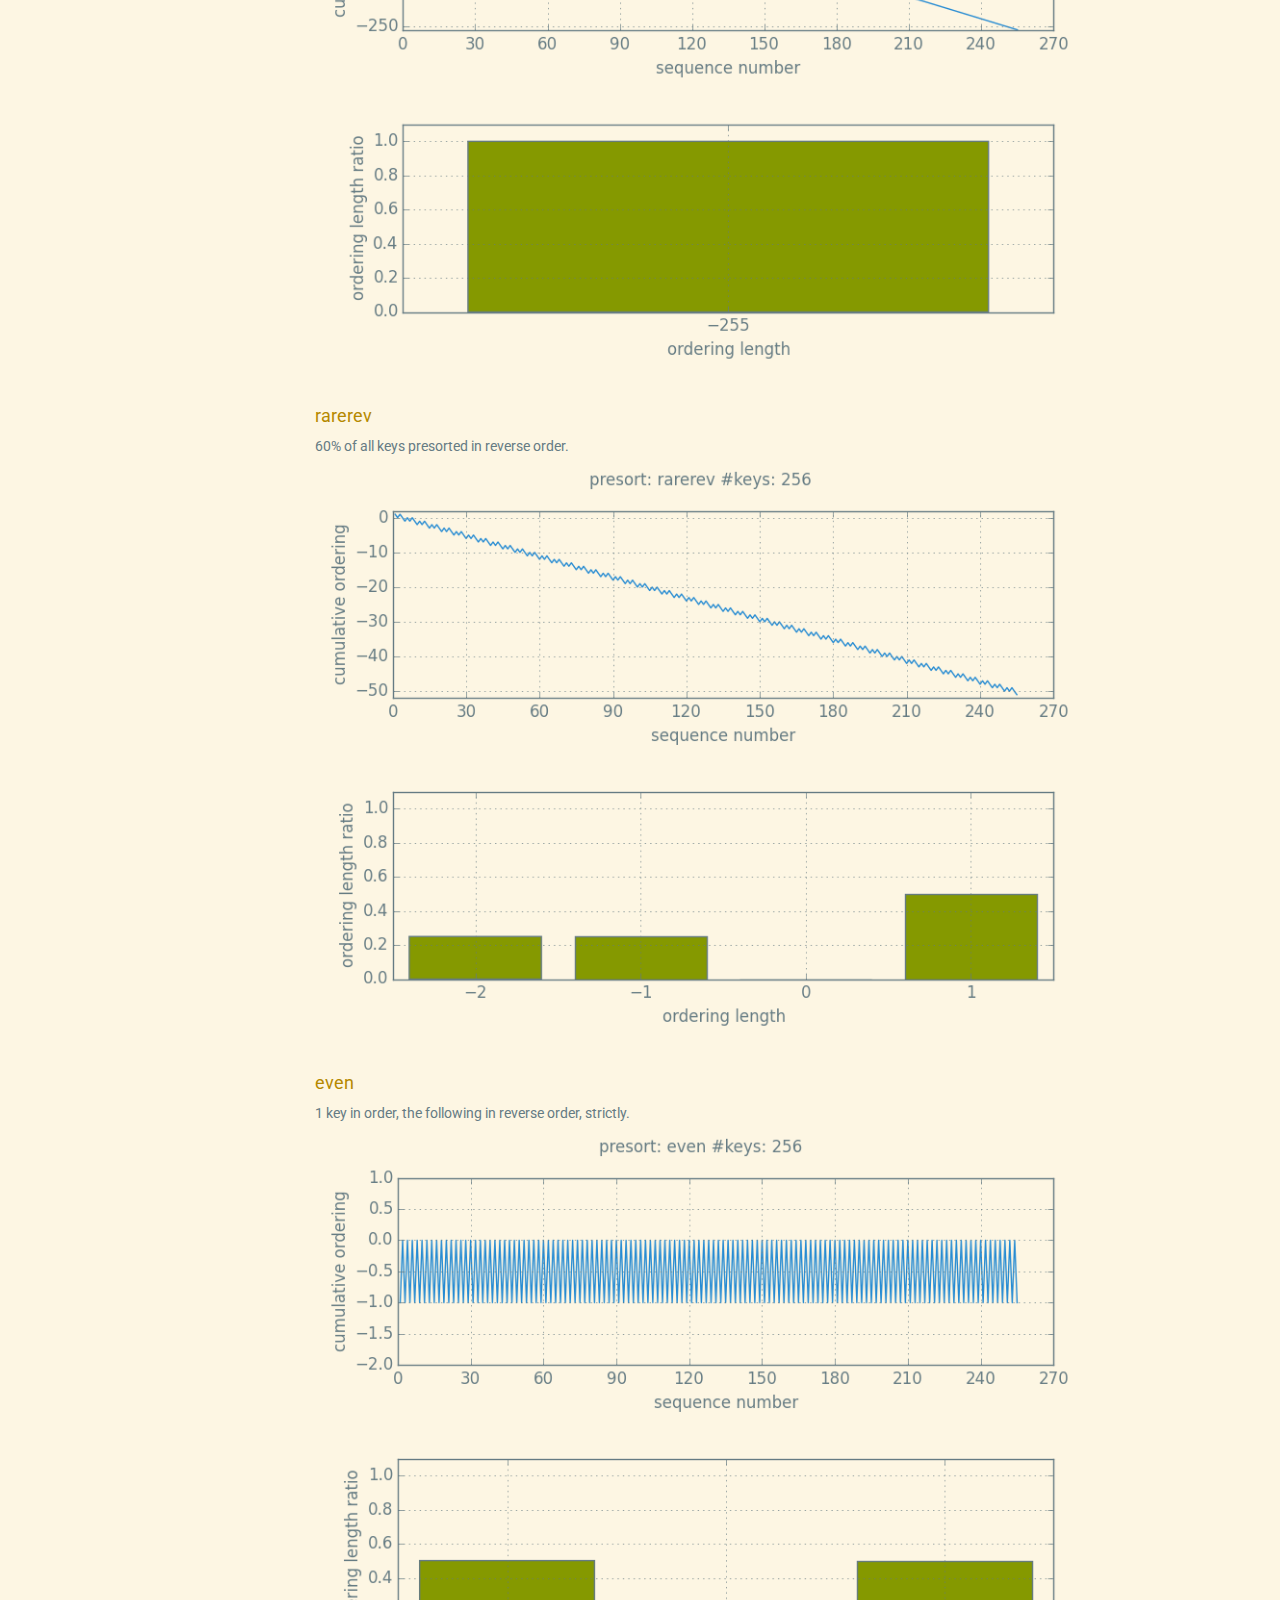
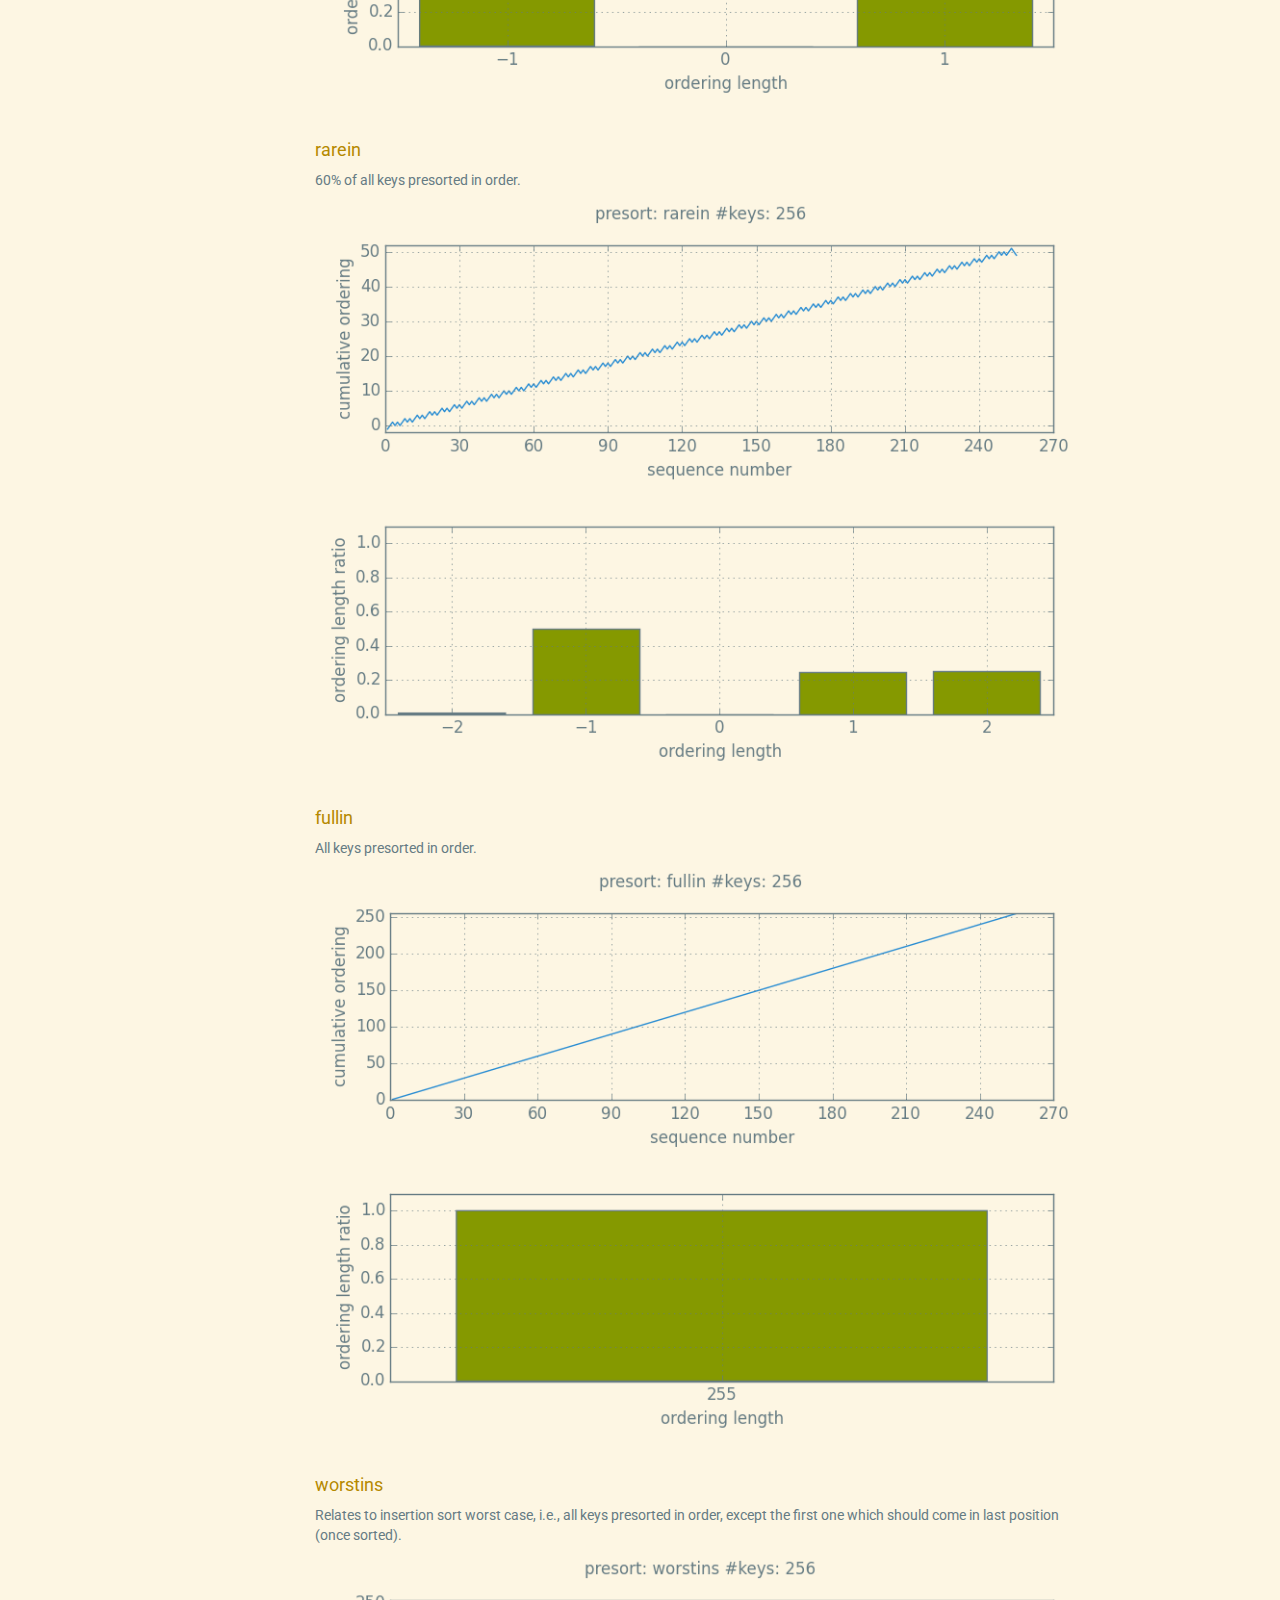
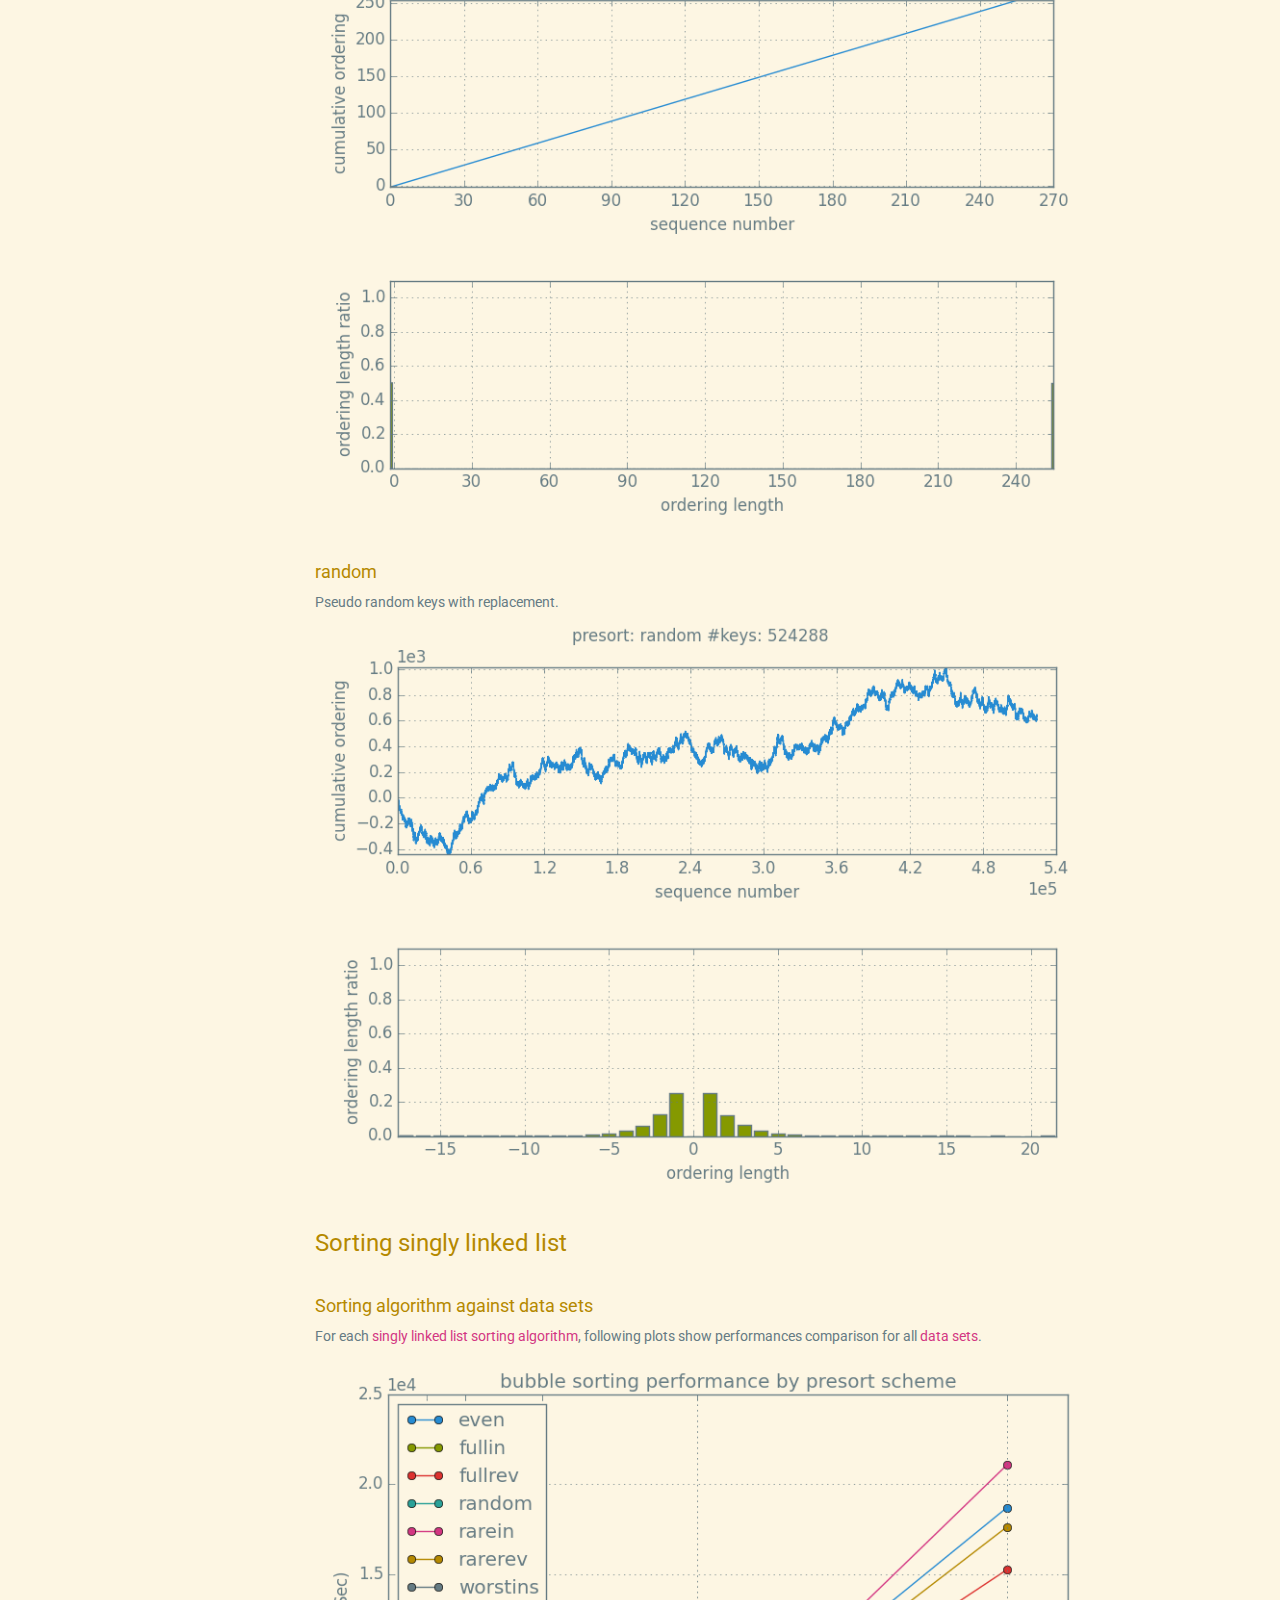
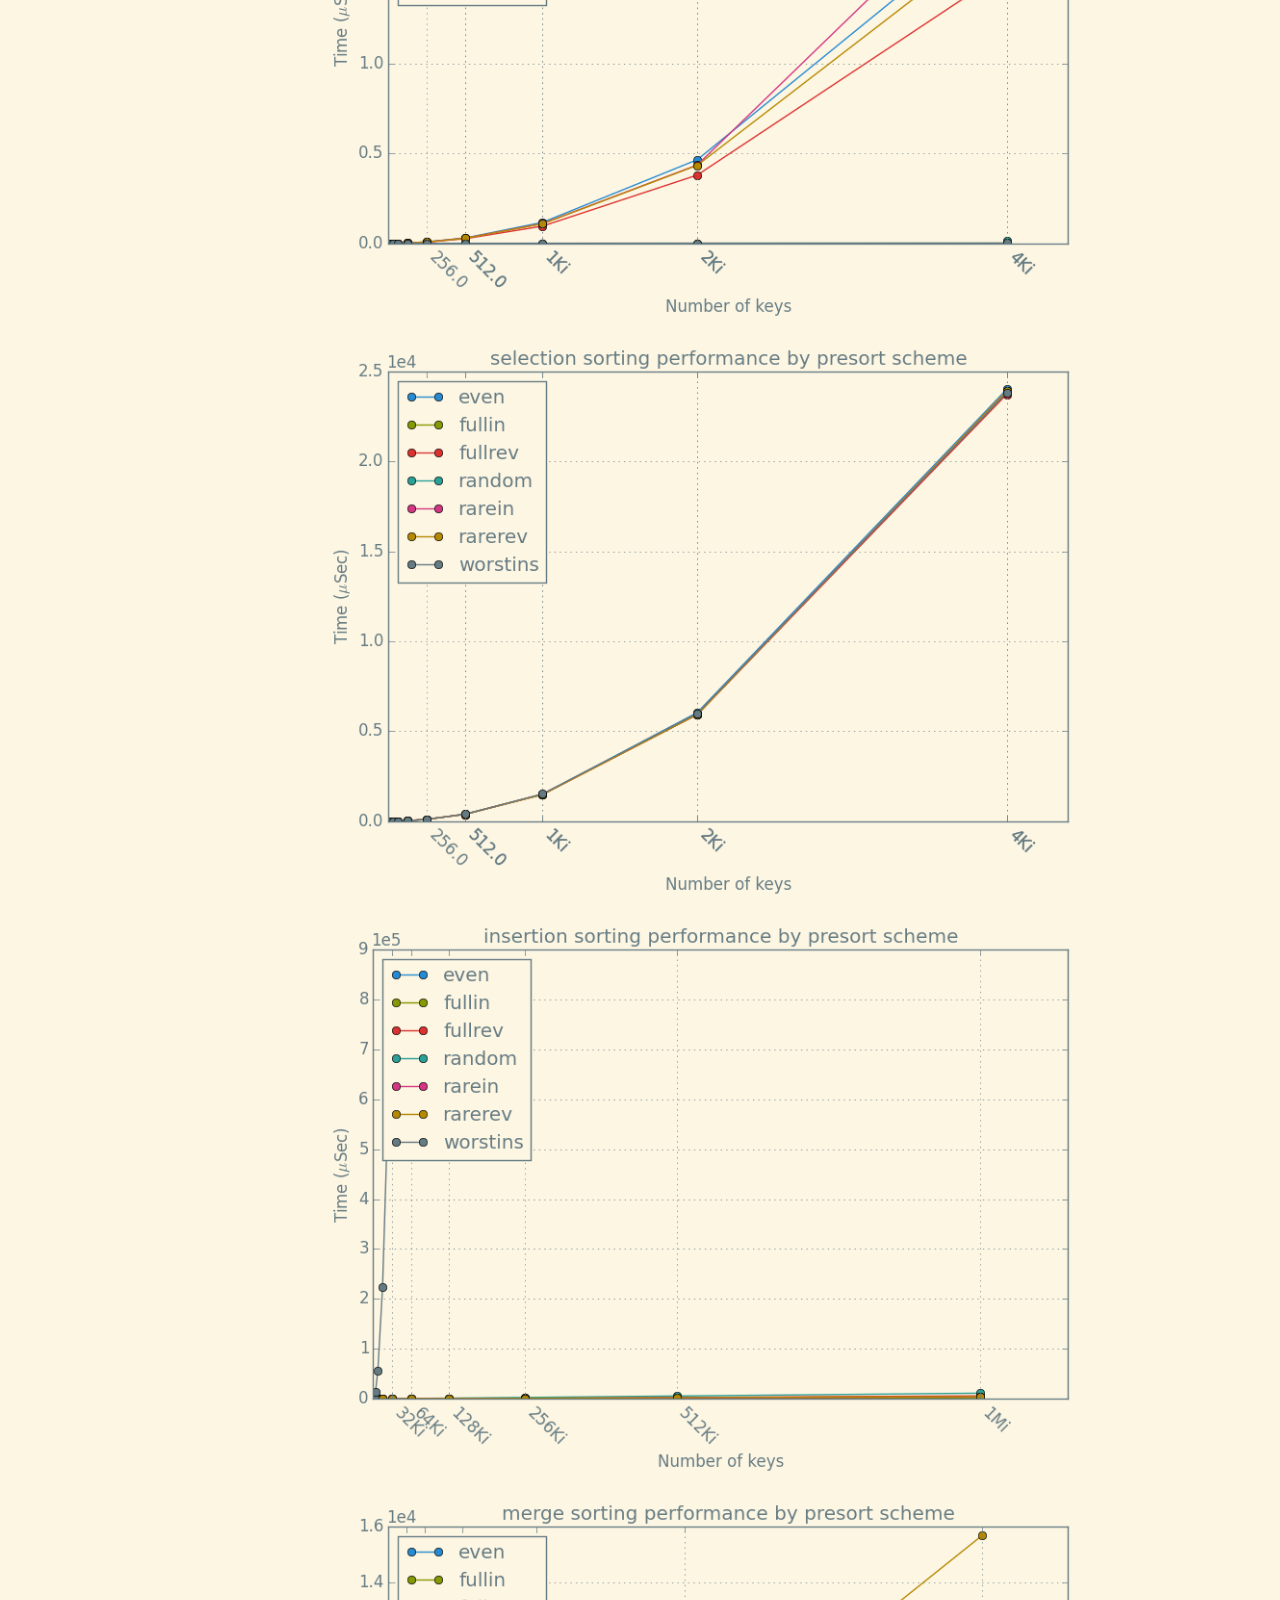
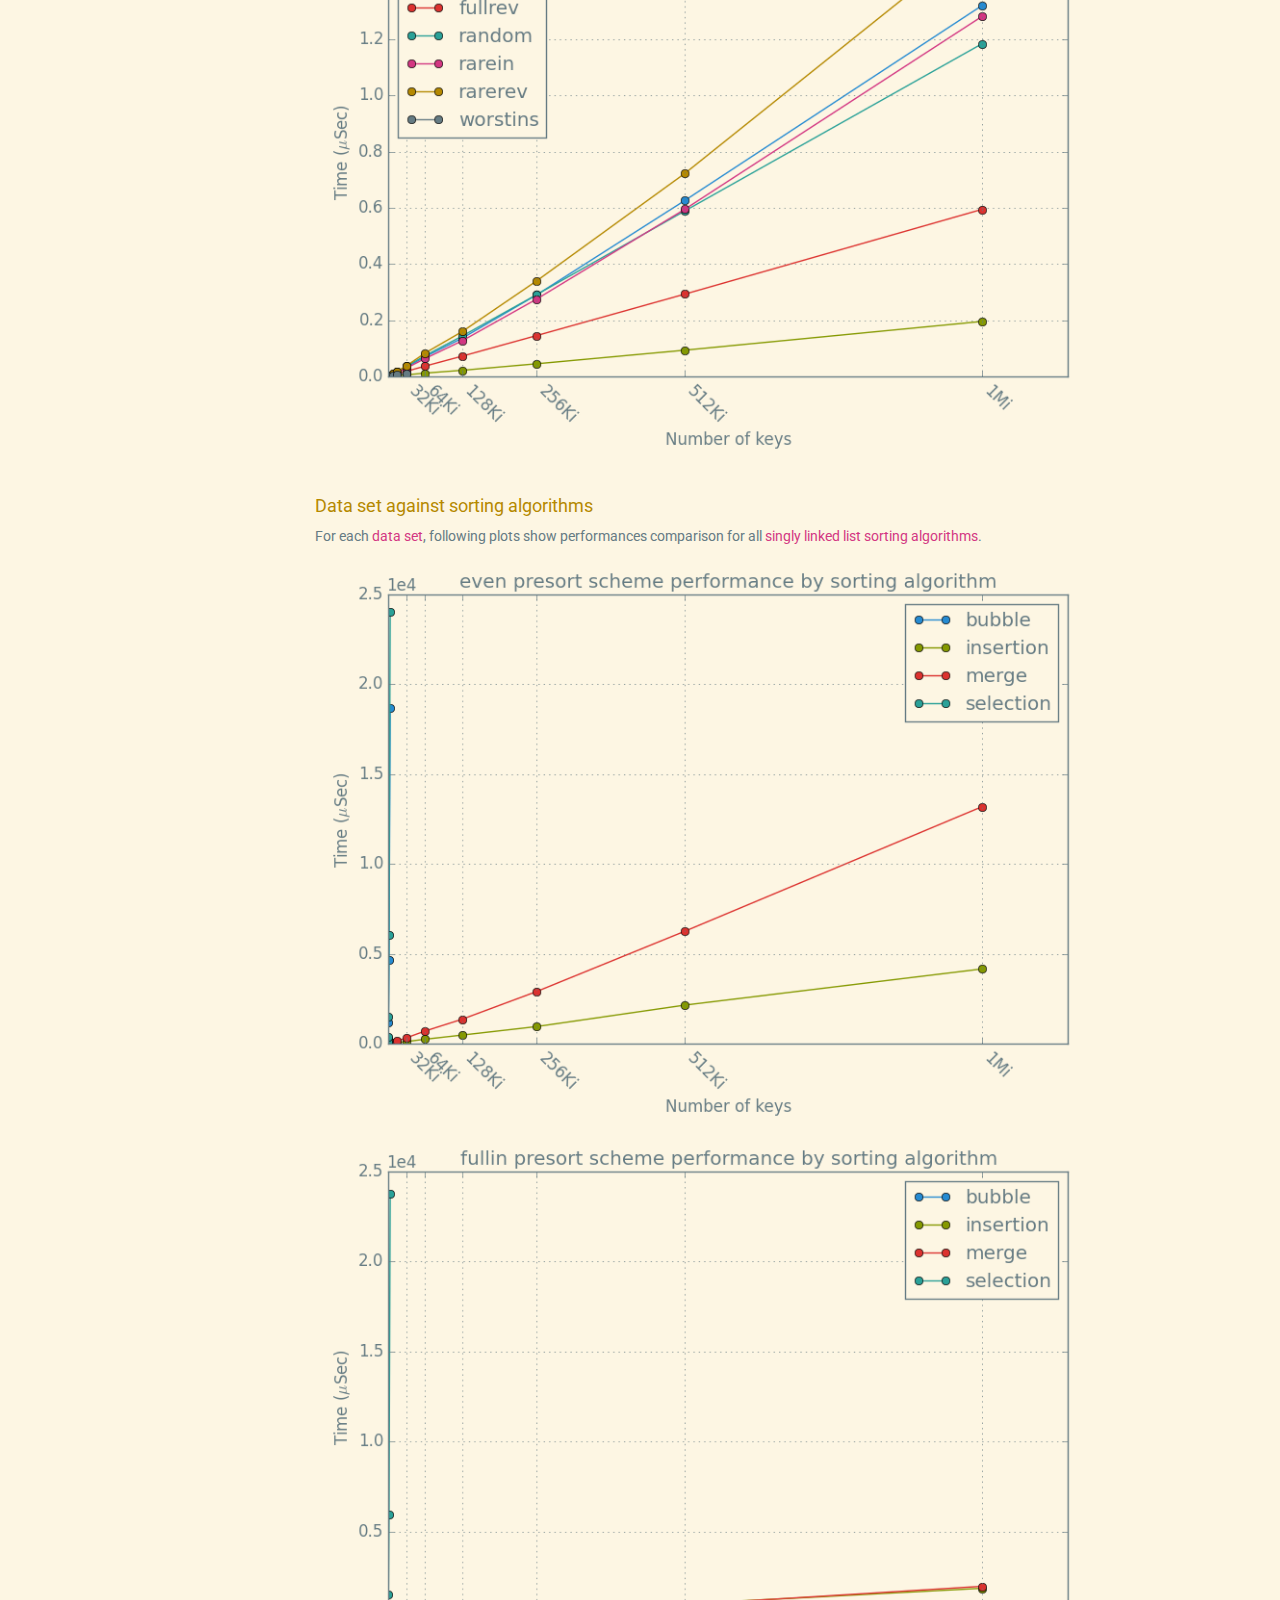
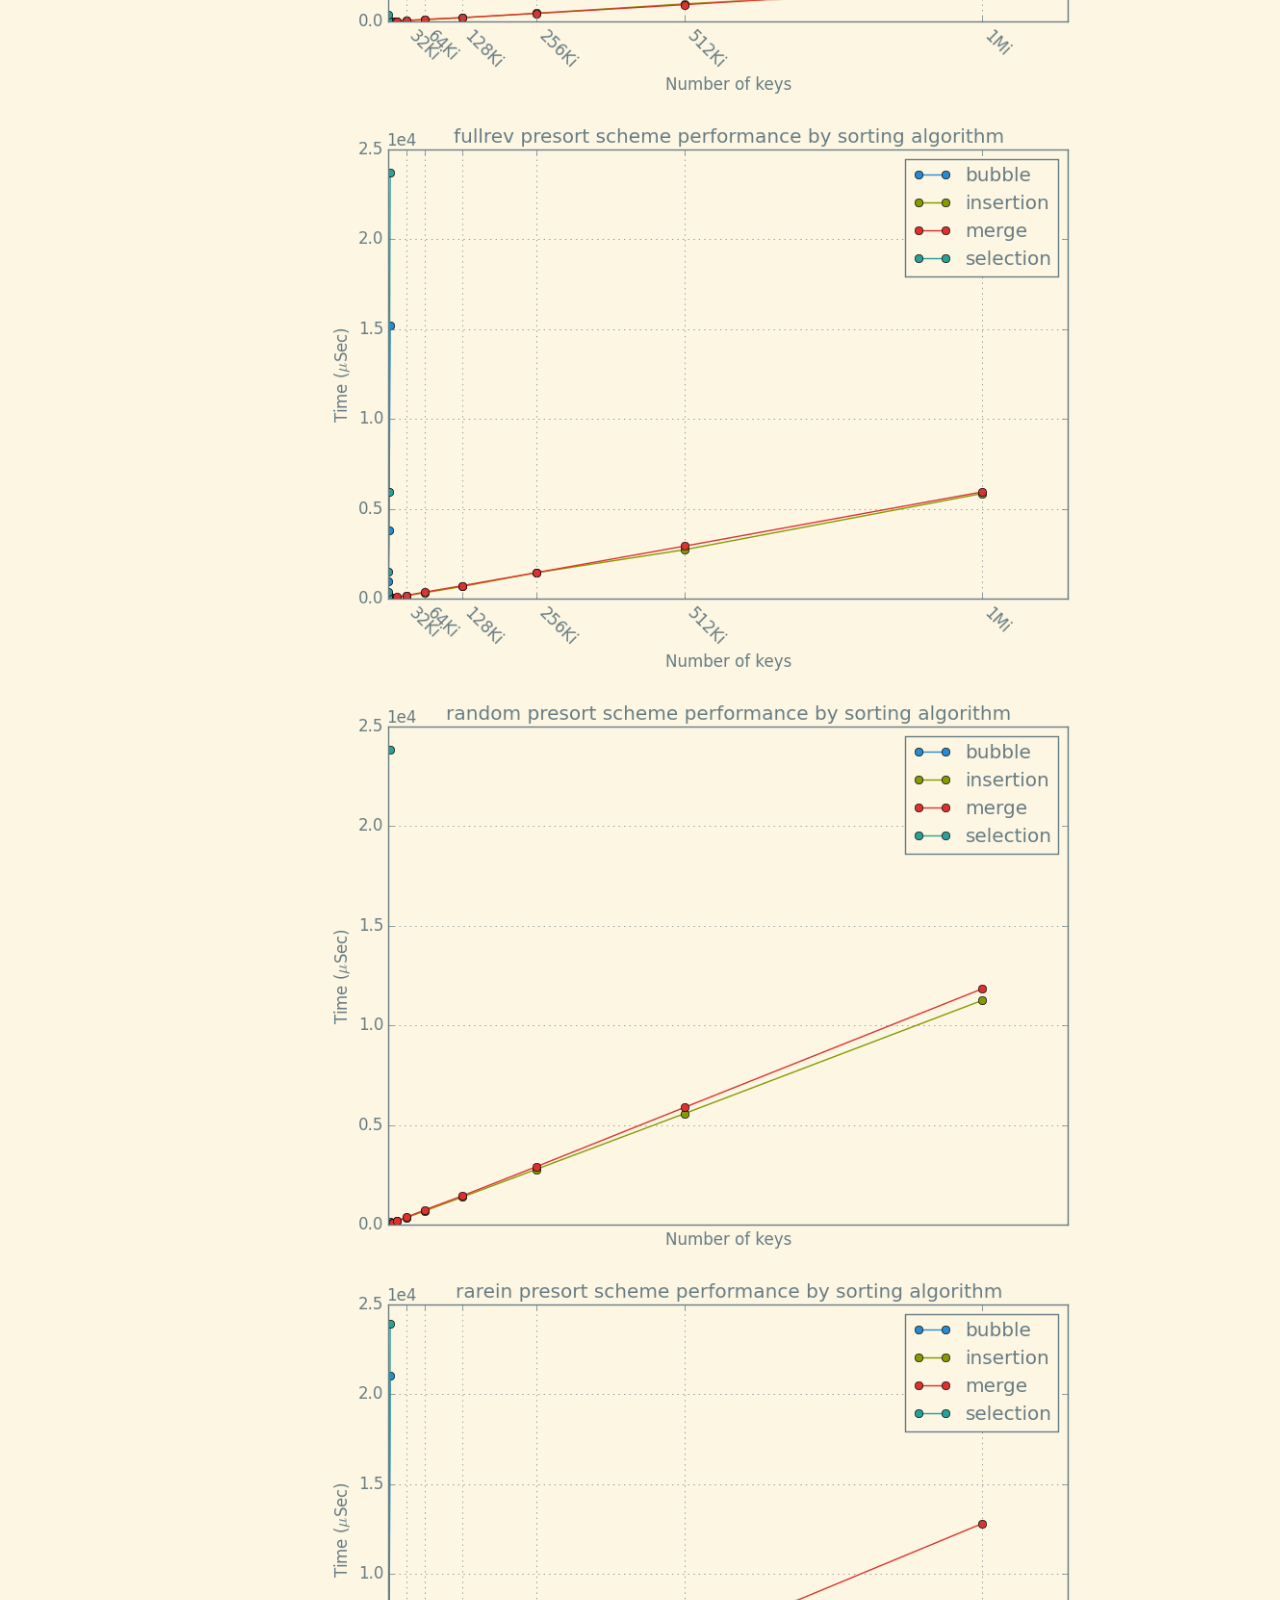
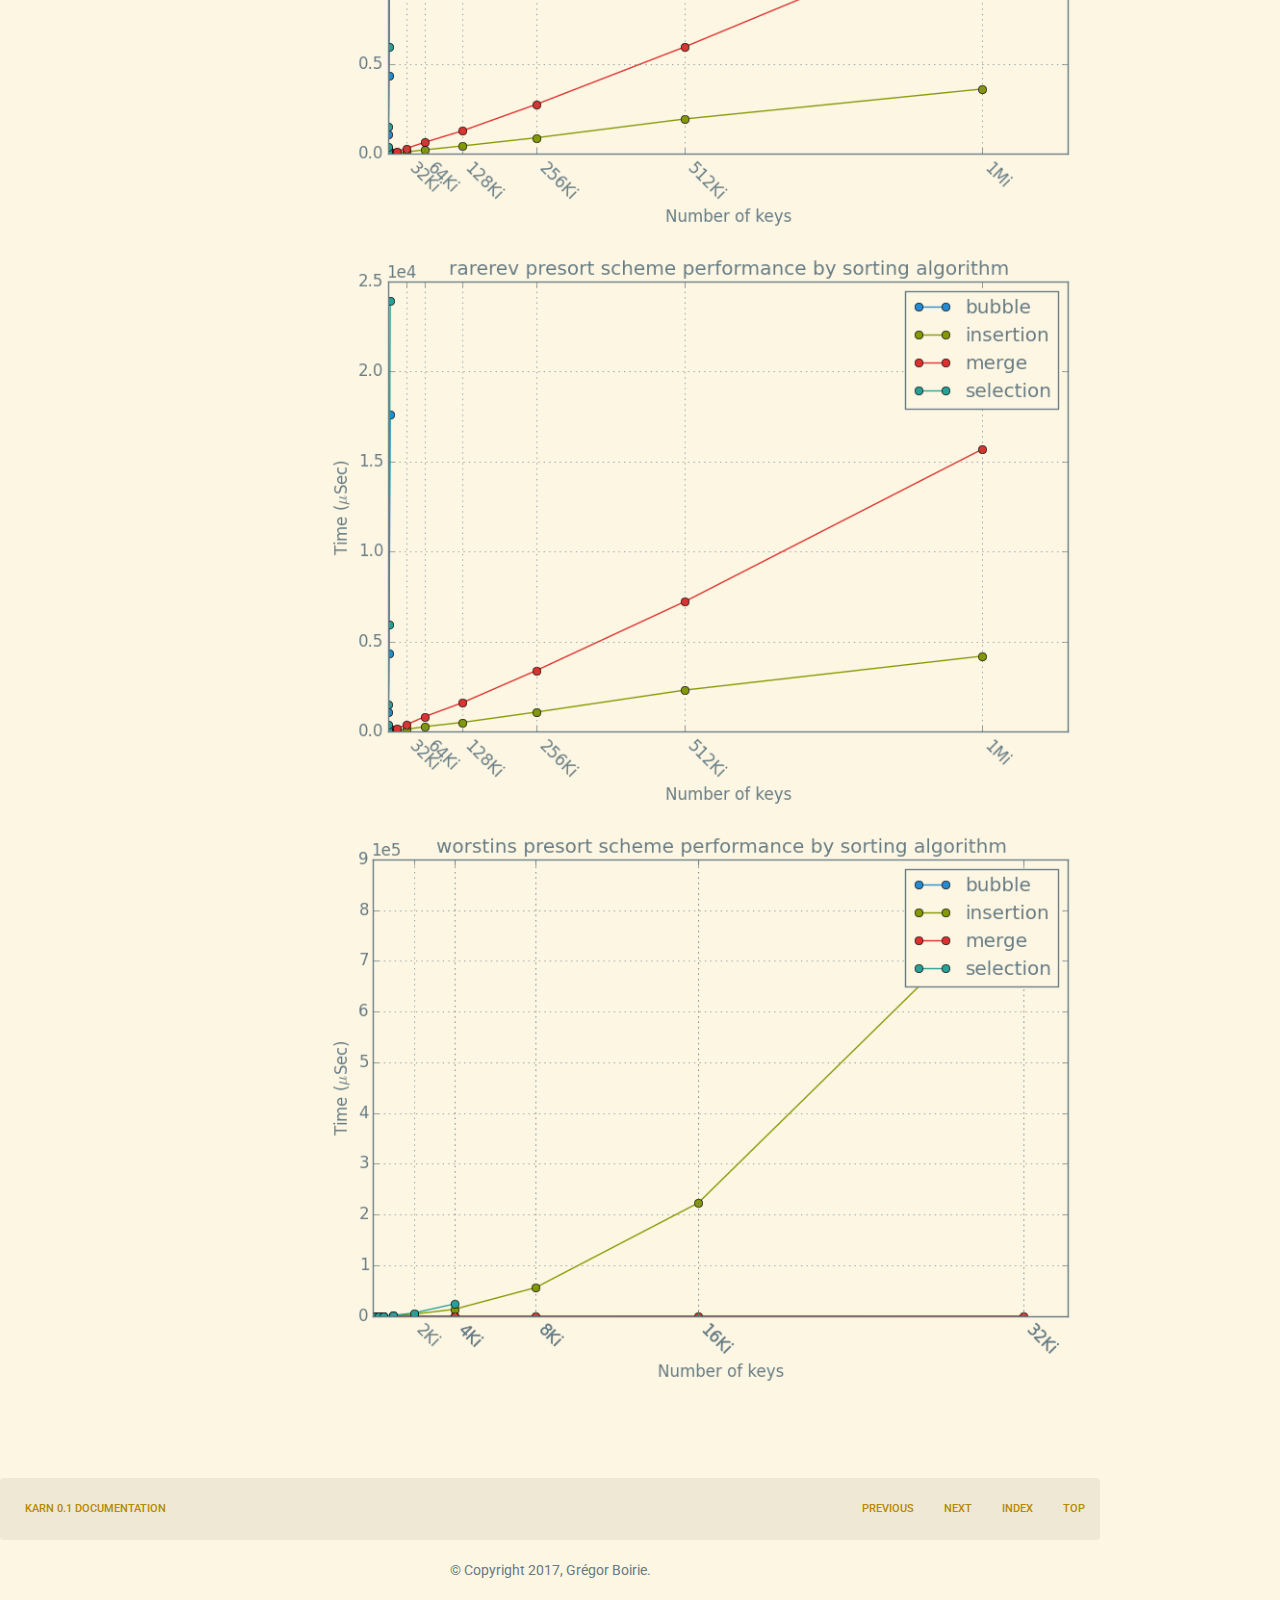
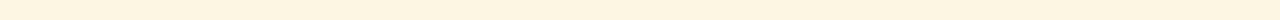
<file: docs/test.html>
<!DOCTYPE html>




<html lang="en">
  <head>
    <meta charset="utf-8" />
    
    <title>Testing &mdash; Karn 0.1 documentation</title>
    <meta name="description" content="">
    <meta name="author" content="">

    

<link rel="stylesheet" href="_static/css/basicstrap-base.css" type="text/css" />
<link rel="stylesheet" id="current-theme" href="_static/css/bootstrap3/bootswatch-sandstone.css" type="text/css" />
<link rel="stylesheet" id="current-adjust-theme" href="_static/css/adjust_theme/bootswatch-sandstone.css" type="text/css" />

<link rel="stylesheet" href="_static/css/font-awesome.min.css">

<style type="text/css">
  body {
    padding-top: 60px;
    padding-bottom: 40px;
  }
</style>

<link rel="stylesheet" href="_static/css/basicstrap.css" type="text/css" />
<link rel="stylesheet" href="_static/pygments.css" type="text/css" />
<link rel="stylesheet" href="_static/css/karn.css" type="text/css" />
    
<script type="text/javascript">
  var DOCUMENTATION_OPTIONS = {
            URL_ROOT:    './',
            VERSION:     '0.1',
            COLLAPSE_INDEX: false,
            FILE_SUFFIX: '.html',
            HAS_SOURCE:  true
  };
</script>
    <script type="text/javascript" src="_static/js/jquery.min.js"></script>
    <script type="text/javascript" src="_static/underscore.js"></script>
    <script type="text/javascript" src="_static/doctools.js"></script>
    <script type="text/javascript" src="https://cdn.mathjax.org/mathjax/latest/MathJax.js?config=TeX-AMS-MML_HTMLorMML"></script>
    <script type="text/javascript" src="_static/js/bootstrap3.min.js"></script>
<script type="text/javascript" src="_static/js/jquery.cookie.min.js"></script>
<script type="text/javascript" src="_static/js/basicstrap.js"></script>
<script type="text/javascript">
</script>
    <link rel="index" title="Index" href="genindex.html" />
    <link rel="search" title="Search" href="search.html" />
    <link rel="top" title="Karn 0.1 documentation" href="index.html" />
    <link rel="next" title="Developer notes" href="dev.html" />
    <link rel="prev" title="Sorting" href="sorting.html" /> 
  </head>
  <body role="document">
    <div id="navbar-top" class="navbar navbar-fixed-top navbar-inverse" role="navigation" aria-label="top navigation">
      <div class="container-fluid">
        <div class="navbar-header">
          <button type="button" class="navbar-toggle" data-toggle="collapse" data-target=".navbar-collapse">
            <span class="sr-only">Toggle navigation</span>
            <span class="icon-bar"></span>
            <span class="icon-bar"></span>
            <span class="icon-bar"></span>
          </button>
          <a class="navbar-brand" href="index.html">Karn 0.1 documentation</a>
        </div>
        <div class="navbar-collapse collapse">
          <ul class="nav navbar-nav navbar-right">
              <li class="dropdown visible-xs">
                <a role="button" id="localToc" data-toggle="dropdown" data-target="#" href="#">Table Of Contents <b class="caret"></b></a>
                <ul class="dropdown-menu localtoc sp-localtoc" role="menu" aria-labelledby="localToc">
                <ul>
<li><a class="reference internal" href="#">Testing</a><ul>
<li><a class="reference internal" href="#performance-evaluation">Performance evaluation</a><ul>
<li><a class="reference internal" href="#data-sets">Data sets</a><ul>
<li><a class="reference internal" href="#cumulative-ordering">Cumulative ordering</a></li>
<li><a class="reference internal" href="#ordering-length-ratio">Ordering length ratio</a></li>
<li><a class="reference internal" href="#fullrev">fullrev</a></li>
<li><a class="reference internal" href="#rarerev">rarerev</a></li>
<li><a class="reference internal" href="#even">even</a></li>
<li><a class="reference internal" href="#rarein">rarein</a></li>
<li><a class="reference internal" href="#fullin">fullin</a></li>
<li><a class="reference internal" href="#worstins">worstins</a></li>
<li><a class="reference internal" href="#random">random</a></li>
</ul>
</li>
<li><a class="reference internal" href="#sorting-singly-linked-list">Sorting singly linked list</a><ul>
<li><a class="reference internal" href="#sorting-algorithm-against-data-sets">Sorting algorithm against data sets</a></li>
<li><a class="reference internal" href="#data-set-against-sorting-algorithms">Data set against sorting algorithms</a></li>
</ul>
</li>
</ul>
</li>
</ul>
</li>
</ul>

                </ul>
              </li>

            
              <li><a href="sorting.html" title="Sorting" accesskey="P">previous </a></li>
              <li><a href="dev.html" title="Developer notes" accesskey="N">next </a></li>
              <li><a href="genindex.html" title="General Index" accesskey="I">index </a></li>
            

            <li class="visible-xs">
                <form class="search form-search form-inline navbar-form navbar-right sp-searchbox" action="search.html" method="get">
                  <div class="input-append input-group">
                    <input type="text" class="search-query form-control" name="q" placeholder="Search...">
                    <span class="input-group-btn">
                    <input type="submit" class="btn" value="Go" />
                    </span>
                  </div>
                  <input type="hidden" name="check_keywords" value="yes" />
                  <input type="hidden" name="area" value="default" />
                </form>
            </li>

            

          </ul>

        </div>
      </div>
    </div>
    

    <!-- container -->
    <div class="container-fluid">

      <!-- row -->
      <div class="row">
         
<div class="col-md-3 hidden-xs" id="sidebar-wrapper">
  <div class="sidebar hidden-xs" role="navigation" aria-label="main navigation">
<div id="searchbox" role="search">
  <h3>Quick search</h3>
  <form class="search form-inline" action="search.html" method="get">
      <div class="input-append input-group">
        <input type="text" class="search-query form-control" name="q" placeholder="Search...">
        <span class="input-group-btn">
        <input type="submit" class="btn" value="Go" />
        </span>
      </div>
      <input type="hidden" name="check_keywords" value="yes" />
      <input type="hidden" name="area" value="default" />
    </form>
    <p class="searchtip" style="font-size: 90%">
    Enter search terms or a module, class or function name.
    </p>
</div>
<h3><a href="index.html">Table Of Contents</a></h3>
<ul class="current">
<li class="toctree-l1"><a class="reference internal" href="start.html">Getting started</a></li>
<li class="toctree-l1"><a class="reference internal" href="make.html">Build and install</a></li>
<li class="toctree-l1"><a class="reference internal" href="data_struct.html">Data structures</a></li>
<li class="toctree-l1"><a class="reference internal" href="sorting.html">Sorting</a></li>
<li class="toctree-l1 current"><a class="current reference internal" href="#">Testing</a><ul>
<li class="toctree-l2"><a class="reference internal" href="#performance-evaluation">Performance evaluation</a><ul>
<li class="toctree-l3"><a class="reference internal" href="#data-sets">Data sets</a></li>
<li class="toctree-l3"><a class="reference internal" href="#sorting-singly-linked-list">Sorting singly linked list</a></li>
</ul>
</li>
</ul>
</li>
<li class="toctree-l1"><a class="reference internal" href="dev.html">Developer notes</a></li>
<li class="toctree-l1"><a class="reference internal" href="api.html">API reference</a></li>
</ul>

  </div>
</div> 
        

        <div class="col-md-9" id="content-wrapper">
          <div class="document" role="main">
            <div class="documentwrapper">
              <div class="bodywrapper">
                <div class="body">
                  
  <div class="section" id="testing">
<h1>Testing<a class="headerlink" href="#testing" title="Permalink to this headline">¶</a></h1>
<div class="section" id="performance-evaluation">
<h2>Performance evaluation<a class="headerlink" href="#performance-evaluation" title="Permalink to this headline">¶</a></h2>
<p>Measurements protocol :</p>
<ul class="simple">
<li>POSIX monotonic clock</li>
<li>averaging 100&nbsp;measurements (no outliers exclusion yet)</li>
</ul>
<p>Done on :</p>
<ul class="simple">
<li>Intel(R) Core(TM) i7-3770 CPU &#64; 3.40GHz</li>
<li>Linux 4.4.0</li>
<li>libc6:amd64</li>
<li>with native x86_64 Karn build.</li>
</ul>
<div class="section" id="data-sets">
<span id="datasets"></span><h3>Data sets<a class="headerlink" href="#data-sets" title="Permalink to this headline">¶</a></h3>
<p>32 bits integer key based.</p>
<p>Key number range : 2 to 1048576 keys.</p>
<p>Several presorting schemes :</p>
<ul class="simple">
<li><a class="reference internal" href="#fullrev">fullrev</a></li>
<li><a class="reference internal" href="#rarerev">rarerev</a></li>
<li><a class="reference internal" href="#even">even</a></li>
<li><a class="reference internal" href="#rarein">rarein</a></li>
<li><a class="reference internal" href="#fullin">fullin</a></li>
<li><a class="reference internal" href="#worstins">worstins</a></li>
<li><a class="reference internal" href="#random">random</a></li>
</ul>
<p>Subsections below briefly depict key presorting schemes for 256&nbsp;keys long data
sets. Keys are identified by there presorting &#8220;sequence number&#8221;.</p>
<div class="section" id="cumulative-ordering">
<h4>Cumulative ordering<a class="headerlink" href="#cumulative-ordering" title="Permalink to this headline">¶</a></h4>
<p><em>Cumulative ordering</em> plots show the cumulative sum of key order relative to
each other. It is computed as follows :</p>
<ol class="arabic simple">
<li>total order factor &lt;= 0</li>
<li>for current key, compute the order factor with respect to next key coming in
presorting order, i.e. :<ul>
<li>-1 if current &lt; next</li>
<li>0 if current = next</li>
<li>+1 if current &gt; next</li>
</ul>
</li>
<li>add current order factor to total order factor</li>
<li>loop back to step 2 untill no more keys.</li>
</ol>
</div>
<div class="section" id="ordering-length-ratio">
<h4>Ordering length ratio<a class="headerlink" href="#ordering-length-ratio" title="Permalink to this headline">¶</a></h4>
<p><em>Ordering length ratio</em> plots show the normalized statistical distribution of
ordering length of adjacent keys.</p>
<p>The ordering length may be defined as the number of consecutive keys already
sorted along the same order factor.</p>
<p>Example:</p>
<ul class="simple">
<li>0, 2, 5 key sequence is order length 2 since all keys are presorted in
increasing order</li>
<li>0, -1, 3 is composed of 2 segments :<ul>
<li>the first with order length -1 [0, -1],</li>
<li>the second with order length 1 [-1, 3].</li>
</ul>
</li>
</ul>
<p>The particular case of zero order factor is always considered as being part of
the current order segment, i.e. :</p>
<ul class="simple">
<li>0, 1, 1 is order length 2</li>
<li>0, 3, 3, -1, -1, -5 is composed of 2 segments :<ul>
<li>of order lentgh 2 [0, 3, 3], and</li>
<li>order length 3 [3, -1, -1, -5] respectively.</li>
</ul>
</li>
</ul>
</div>
<div class="section" id="fullrev">
<h4>fullrev<a class="headerlink" href="#fullrev" title="Permalink to this headline">¶</a></h4>
<p>All keys presorted in reverse order.</p>
<img alt="_images/type-int_keynr-256_presort-fullrev.png" src="_images/type-int_keynr-256_presort-fullrev.png" />
</div>
<div class="section" id="rarerev">
<h4>rarerev<a class="headerlink" href="#rarerev" title="Permalink to this headline">¶</a></h4>
<p>60% of all keys presorted in reverse order.</p>
<img alt="_images/type-int_keynr-256_presort-rarerev.png" src="_images/type-int_keynr-256_presort-rarerev.png" />
</div>
<div class="section" id="even">
<h4>even<a class="headerlink" href="#even" title="Permalink to this headline">¶</a></h4>
<p>1 key in order, the following in reverse order, strictly.</p>
<img alt="_images/type-int_keynr-256_presort-even.png" src="_images/type-int_keynr-256_presort-even.png" />
</div>
<div class="section" id="rarein">
<h4>rarein<a class="headerlink" href="#rarein" title="Permalink to this headline">¶</a></h4>
<p>60% of all keys presorted in order.</p>
<img alt="_images/type-int_keynr-256_presort-rarein.png" src="_images/type-int_keynr-256_presort-rarein.png" />
</div>
<div class="section" id="fullin">
<h4>fullin<a class="headerlink" href="#fullin" title="Permalink to this headline">¶</a></h4>
<p>All keys presorted in order.</p>
<img alt="_images/type-int_keynr-256_presort-fullin.png" src="_images/type-int_keynr-256_presort-fullin.png" />
</div>
<div class="section" id="worstins">
<h4>worstins<a class="headerlink" href="#worstins" title="Permalink to this headline">¶</a></h4>
<p>Relates to insertion sort worst case, i.e., all keys presorted in order, except
the first one which should come in last position (once sorted).</p>
<img alt="_images/type-int_keynr-256_presort-worstins.png" src="_images/type-int_keynr-256_presort-worstins.png" />
</div>
<div class="section" id="random">
<h4>random<a class="headerlink" href="#random" title="Permalink to this headline">¶</a></h4>
<p>Pseudo random keys with replacement.</p>
<img alt="_images/type-int_keynr-524288_presort-random.png" src="_images/type-int_keynr-524288_presort-random.png" />
</div>
</div>
<div class="section" id="sorting-singly-linked-list">
<h3>Sorting singly linked list<a class="headerlink" href="#sorting-singly-linked-list" title="Permalink to this headline">¶</a></h3>
<div class="section" id="sorting-algorithm-against-data-sets">
<h4>Sorting algorithm against data sets<a class="headerlink" href="#sorting-algorithm-against-data-sets" title="Permalink to this headline">¶</a></h4>
<p>For each <a class="reference internal" href="sorting.html#sort-slist"><span class="std std-ref">singly linked list sorting algorithm</span></a>, following
plots show performances comparison for all <a class="reference internal" href="#datasets"><span class="std std-ref">data sets</span></a>.</p>
<img alt="_images/type-int_algo-bubble.png" src="_images/type-int_algo-bubble.png" />
<img alt="_images/type-int_algo-selection.png" src="_images/type-int_algo-selection.png" />
<img alt="_images/type-int_algo-insertion.png" src="_images/type-int_algo-insertion.png" />
<img alt="_images/type-int_algo-merge.png" src="_images/type-int_algo-merge.png" />
</div>
<div class="section" id="data-set-against-sorting-algorithms">
<h4>Data set against sorting algorithms<a class="headerlink" href="#data-set-against-sorting-algorithms" title="Permalink to this headline">¶</a></h4>
<p>For each <a class="reference internal" href="#datasets"><span class="std std-ref">data set</span></a>, following plots show performances
comparison for all <a class="reference internal" href="sorting.html#sort-slist"><span class="std std-ref">singly linked list sorting algorithms</span></a>.</p>
<img alt="_images/type-int_presort-even.png" src="_images/type-int_presort-even.png" />
<img alt="_images/type-int_presort-fullin.png" src="_images/type-int_presort-fullin.png" />
<img alt="_images/type-int_presort-fullrev.png" src="_images/type-int_presort-fullrev.png" />
<img alt="_images/type-int_presort-random.png" src="_images/type-int_presort-random.png" />
<img alt="_images/type-int_presort-rarein.png" src="_images/type-int_presort-rarein.png" />
<img alt="_images/type-int_presort-rarerev.png" src="_images/type-int_presort-rarerev.png" />
<img alt="_images/type-int_presort-worstins.png" src="_images/type-int_presort-worstins.png" />
</div>
</div>
</div>
</div>


                </div>
              </div>
            </div>
          </div>
        </div>
        
        
      </div><!-- /row -->

      <!-- row -->
      <div class="row footer-relbar">
<div id="navbar-related" class=" related navbar navbar-default" role="navigation" aria-label="related navigation">
  <div class="navbar-inner">
    <ul class="nav navbar-nav ">
        <li><a href="index.html">Karn 0.1 documentation</a></li>
    </ul>
<ul class="nav navbar-nav pull-right hidden-xs hidden-sm">
      
        <li><a href="sorting.html" title="Sorting" >previous</a></li>
        <li><a href="dev.html" title="Developer notes" >next</a></li>
        <li><a href="genindex.html" title="General Index" >index</a></li>
        <li><a href="#">top</a></li> 
      
    </ul>
  </div>
</div>
      </div><!-- /row -->

      <!-- footer -->
      <footer role="contentinfo">
          &copy; Copyright 2017, Grégor Boirie.
      </footer>
      <!-- /footer -->

    </div>
    <!-- /container -->

  </body>
</html>
</file>
<file: docs/_static/css/basicstrap-base.css>
@import url("../basic.css");


/* Table
   ---------------------------------------------------------*/

table {
  border: 0;
  max-width: 100%;
  background-color: transparent;
  border-collapse: collapse;
  border-spacing: 0 !important;
}

table.docutils {
  width: 100%;
  margin-bottom: 20px;
  border: 1px solid #dddddd;
  border-collapse: separate;
  *border-collapse: collapse;
  border-left: 0;
  border-right: 0;
}

table.docutils th {
  font-weight: bold;
}
table.docutils th,
table.docutils td
{
  padding: 8px;
  line-height: 20px;
  text-align: left;
  vertical-align: top;
  border: none;
  border-spacing: 0 !important;
  border-collapse: none;
  border-top: 1px solid #dddddd;
}
table.docutils caption + thead tr:first-child th,
table.docutils caption + tbody tr:first-child th,
table.docutils caption + tbody tr:first-child td,
table.docutils colgroup + thead tr:first-child th,
table.docutils colgroup + tbody tr:first-child th,
table.docutils colgroup + tbody tr:first-child td,
table.docutils thead:first-child tr:first-child th,
table.docutils tbody:first-child tr:first-child th,
table.docutils tbody:first-child tr:first-child td {
  border-top: 0;
}
table.docutils thead th {
  vertical-align: bottom;
}
table.docutils tbody + tbody {
  border-top: 2px solid #dddddd;
}

/* Table-bordered
   ---------------------------------------------------------*/

table.table-bordered {
  border-top: 1px solid #dddddd;
  border-left: 1px solid #dddddd;
  border-right: none;
}
table.table-bordered > thead > tr > th,
table.table-bordered > tbody > tr > th,
table.table-bordered > tfoot > tr > th,
table.table-bordered > thead > tr > td,
table.table-bordered > tbody > tr > td,
table.table-bordered > tfoot > tr > td {
  border-left: none;
  border-bottom-width: 0;
}

/* Highlight Table
   ---------------------------------------------------------*/

.highlighttable .code pre {
    font-size: 12px;
}

.highlighttable .linenos pre {
    word-break: normal;
    font-size: 12px;
}

div.highlight {
  background: none;
}

/* Field-list
   ---------------------------------------------------------*/

table.field-list {
  width: auto;
  border: none;
}

/* Citation
   ---------------------------------------------------------*/

table.citation{
    width: auto;
    margin-bottom: 0;
    border: none;
}
table.citation td.label {
  font-size: 100%;
  display: block;
  line-height: normal;
  background: inherit;
}

/* Footnote
   ---------------------------------------------------------*/

a.footnote-reference {
  vertical-align: super;
  font-size: 75%;
}

table.footnote td.label {
  font-size: 100%;
  display: block;
  line-height: normal;
  background: inherit;
}

table.footnote {
  width: auto;
  margin-bottom: 0px;
  border: none;
}


/* Footer
   ---------------------------------------------------------*/

footer {
  width: 100%;
  margin: 0;
  text-align: center;
  padding: 0px;
  padding-left: auto;
  padding-right: auto;
}

/*  Sidebar
    ------------------------------------------------------- */
div.sidebar {
  border: none;
  margin: 0;
  padding: 0;
  background: none;
  width: 100%;
  float: none;
}

div.sidebar ul:second-child {
  color: red;
  background-color: #000 !important;
  list-style: none !important;
}

/* Definition lists
   ----------------------------------------------------------- */

dl dd {
 padding-left: 1em;
}

/* Admonition styles
   ----------------------------------------------------------- */
div.admonition {
  padding: 8px 35px 8px 0px;
  margin-bottom: 20px;
  color: #c09853;
  text-shadow: 0 1px 0 rgba(255, 255, 255, 0.5);
  background-color: #fcf8e3;
  border: 1px solid #fbeed5;
  -webkit-border-radius: 4px;
     -moz-border-radius: 4px;
          border-radius: 4px;
}

div.admonition p {
  margin: 0.5em 1em 0.5em 1em;
  padding: 0;
}

div.admonition pre {
  margin: 0.4em 1em 0.4em 1em;
}

div.admonition p.admonition-title {
  margin: 0;
  padding: 0.1em 0 0.1em 0.5em;
  font-weight: bold;
}

div.admonition ul, div.admonition ol {
  margin: 0.1em 0.5em 0.5em 3em;
  padding: 0;
}

/* -- danger, error -- */
div.danger,
div.error {
  color: #b94a48;
  background-color: #f2dede;
  border-color: #eed3d7;
}


/* -- warning, caution, attention -- */
div.warning,
div.caution,
div.attention {

}

/* -- note, important -- */
div.note,
div.important {
  color: #468847;
  background-color: #dff0d8;
  border-color: #d6e9c6;
}

/* -- hint, tip -- */
div.hint,
div.tip {
  color: #3a87ad;
  background-color: #d9edf7;
  border-color: #bce8f1;
}

/* Etc
   ----------------------------------------------------------- */

div.figure-round img {
  -webkit-border-radius: 6px;
     -moz-border-radius: 6px;
          border-radius: 6px;
}

div.figure-polaroid img{
  padding: 4px;
  background-color: #fff;
  border: 1px solid #ccc;
  border: 1px solid rgba(0, 0, 0, 0.2);
  -webkit-box-shadow: 0 1px 3px rgba(0, 0, 0, 0.1);
     -moz-box-shadow: 0 1px 3px rgba(0, 0, 0, 0.1);
          box-shadow: 0 1px 3px rgba(0, 0, 0, 0.1);
}

div.figure-circle img {
  -webkit-border-radius: 500px;
     -moz-border-radius: 500px;
          border-radius: 500px;
}

a.headerlink {
 font-size: 60% !important;
 padding-left: 5px;
}

/*
#searchbox .search-query {
  width: 60%;
}
*/

div.topic {
  min-height: 20px;
  padding: 9px;
  margin-bottom: 20px;

  background-color: #f5f5f5;
  border: 1px solid #e3e3e3;

  -webkit-box-shadow: inset 0 1px 1px rgba(0, 0, 0, 0.05);
     -moz-box-shadow: inset 0 1px 1px rgba(0, 0, 0, 0.05);
          box-shadow: inset 0 1px 1px rgba(0, 0, 0, 0.05);
  -webkit-border-radius: 3px;
     -moz-border-radius: 3px;
          border-radius: 3px;
}

ul.sp-localtoc {
   list-style: none;
   padding: 0;
}
ul.sp-localtoc ul{
   list-style: none;
   padding-left: 0;
}
ul.sp-localtoc ul a{
   padding-left: 15px;
   padding-top:7px;
   padding-bottom:7px;
   display: block;
   text-decoration: none;
   color: #777777;
}
ul.sp-localtoc ul a:hover{
   color: #555555;
}
ul.sp-localtoc ul ul{
   list-style: none;
}
ul.sp-localtoc ul ul a{
   padding-left: 25px;
}
ul.sp-localtoc ul ul ul a{
   padding-left: 35px;
}
ul.sp-localtoc ul ul ul ul a{
   padding-left: 45px;
}
ul.sp-localtoc ul ul ul ul ul a{
   padding-left: 55px;
}
ul.sp-localtoc ul ul ul ul ul a{
   padding-left: 65px;
}
div.navbar-inverse ul.sp-localtoc ul a{
   color: #999999;
}
div.navbar-inverse ul.sp-localtoc ul a:hover{
   color: #ffffff;
}


div.footer-relbar {
  margin-top:10px;
}

div.sidebar ul {
    list-style: none;
    padding-left: 10px;
}
div.sidebar ul ul {
    list-style: initial;
    padding-left: 40px;
}
div.sidebar p.topless {
    padding-left: 10px;
}
</file>
<file: docs/_static/css/bootstrap3/bootswatch-sandstone.css>
@import url("https://fonts.googleapis.com/css?family=Roboto:400,500");/*!
 * bootswatch v3.3.4+1
 * Homepage: http://bootswatch.com
 * Copyright 2012-2015 Thomas Park
 * Licensed under MIT
 * Based on Bootstrap
*//*! normalize.css v3.0.2 | MIT License | git.io/normalize */html{font-family:sans-serif;-ms-text-size-adjust:100%;-webkit-text-size-adjust:100%}body{margin:0}article,aside,details,figcaption,figure,footer,header,hgroup,main,menu,nav,section,summary{display:block}audio,canvas,progress,video{display:inline-block;vertical-align:baseline}audio:not([controls]){display:none;height:0}[hidden],template{display:none}a{background-color:transparent}a:active,a:hover{outline:0}abbr[title]{border-bottom:1px dotted}b,strong{font-weight:bold}dfn{font-style:italic}h1{font-size:2em;margin:0.67em 0}mark{background:#ff0;color:#000}small{font-size:80%}sub,sup{font-size:75%;line-height:0;position:relative;vertical-align:baseline}sup{top:-0.5em}sub{bottom:-0.25em}img{border:0}svg:not(:root){overflow:hidden}figure{margin:1em 40px}hr{-moz-box-sizing:content-box;-webkit-box-sizing:content-box;box-sizing:content-box;height:0}pre{overflow:auto}code,kbd,pre,samp{font-family:monospace, monospace;font-size:1em}button,input,optgroup,select,textarea{color:inherit;font:inherit;margin:0}button{overflow:visible}button,select{text-transform:none}button,html input[type="button"],input[type="reset"],input[type="submit"]{-webkit-appearance:button;cursor:pointer}button[disabled],html input[disabled]{cursor:default}button::-moz-focus-inner,input::-moz-focus-inner{border:0;padding:0}input{line-height:normal}input[type="checkbox"],input[type="radio"]{-webkit-box-sizing:border-box;-moz-box-sizing:border-box;box-sizing:border-box;padding:0}input[type="number"]::-webkit-inner-spin-button,input[type="number"]::-webkit-outer-spin-button{height:auto}input[type="search"]{-webkit-appearance:textfield;-moz-box-sizing:content-box;-webkit-box-sizing:content-box;box-sizing:content-box}input[type="search"]::-webkit-search-cancel-button,input[type="search"]::-webkit-search-decoration{-webkit-appearance:none}fieldset{border:1px solid #c0c0c0;margin:0 2px;padding:0.35em 0.625em 0.75em}legend{border:0;padding:0}textarea{overflow:auto}optgroup{font-weight:bold}table{border-collapse:collapse;border-spacing:0}td,th{padding:0}/*! Source: https://github.com/h5bp/html5-boilerplate/blob/master/src/css/main.css */@media print{*,*:before,*:after{background:transparent !important;color:#000 !important;-webkit-box-shadow:none !important;box-shadow:none !important;text-shadow:none !important}a,a:visited{text-decoration:underline}a[href]:after{content:" (" attr(href) ")"}abbr[title]:after{content:" (" attr(title) ")"}a[href^="#"]:after,a[href^="javascript:"]:after{content:""}pre,blockquote{border:1px solid #999;page-break-inside:avoid}thead{display:table-header-group}tr,img{page-break-inside:avoid}img{max-width:100% !important}p,h2,h3{orphans:3;widows:3}h2,h3{page-break-after:avoid}select{background:#fff !important}.navbar{display:none}.btn>.caret,.dropup>.btn>.caret{border-top-color:#000 !important}.label{border:1px solid #000}.table{border-collapse:collapse !important}.table td,.table th{background-color:#fff !important}.table-bordered th,.table-bordered td{border:1px solid #ddd !important}}@font-face{font-family:'Glyphicons Halflings';src:url('../../fonts/glyphicons-halflings-regular.eot');src:url('../../fonts/glyphicons-halflings-regular.eot?#iefix') format('embedded-opentype'),url('../../fonts/glyphicons-halflings-regular.woff2') format('woff2'),url('../../fonts/glyphicons-halflings-regular.woff') format('woff'),url('../../fonts/glyphicons-halflings-regular.ttf') format('truetype'),url('../../fonts/glyphicons-halflings-regular.svg#glyphicons_halflingsregular') format('svg')}.glyphicon{position:relative;top:1px;display:inline-block;font-family:'Glyphicons Halflings';font-style:normal;font-weight:normal;line-height:1;-webkit-font-smoothing:antialiased;-moz-osx-font-smoothing:grayscale}.glyphicon-asterisk:before{content:"\2a"}.glyphicon-plus:before{content:"\2b"}.glyphicon-euro:before,.glyphicon-eur:before{content:"\20ac"}.glyphicon-minus:before{content:"\2212"}.glyphicon-cloud:before{content:"\2601"}.glyphicon-envelope:before{content:"\2709"}.glyphicon-pencil:before{content:"\270f"}.glyphicon-glass:before{content:"\e001"}.glyphicon-music:before{content:"\e002"}.glyphicon-search:before{content:"\e003"}.glyphicon-heart:before{content:"\e005"}.glyphicon-star:before{content:"\e006"}.glyphicon-star-empty:before{content:"\e007"}.glyphicon-user:before{content:"\e008"}.glyphicon-film:before{content:"\e009"}.glyphicon-th-large:before{content:"\e010"}.glyphicon-th:before{content:"\e011"}.glyphicon-th-list:before{content:"\e012"}.glyphicon-ok:before{content:"\e013"}.glyphicon-remove:before{content:"\e014"}.glyphicon-zoom-in:before{content:"\e015"}.glyphicon-zoom-out:before{content:"\e016"}.glyphicon-off:before{content:"\e017"}.glyphicon-signal:before{content:"\e018"}.glyphicon-cog:before{content:"\e019"}.glyphicon-trash:before{content:"\e020"}.glyphicon-home:before{content:"\e021"}.glyphicon-file:before{content:"\e022"}.glyphicon-time:before{content:"\e023"}.glyphicon-road:before{content:"\e024"}.glyphicon-download-alt:before{content:"\e025"}.glyphicon-download:before{content:"\e026"}.glyphicon-upload:before{content:"\e027"}.glyphicon-inbox:before{content:"\e028"}.glyphicon-play-circle:before{content:"\e029"}.glyphicon-repeat:before{content:"\e030"}.glyphicon-refresh:before{content:"\e031"}.glyphicon-list-alt:before{content:"\e032"}.glyphicon-lock:before{content:"\e033"}.glyphicon-flag:before{content:"\e034"}.glyphicon-headphones:before{content:"\e035"}.glyphicon-volume-off:before{content:"\e036"}.glyphicon-volume-down:before{content:"\e037"}.glyphicon-volume-up:before{content:"\e038"}.glyphicon-qrcode:before{content:"\e039"}.glyphicon-barcode:before{content:"\e040"}.glyphicon-tag:before{content:"\e041"}.glyphicon-tags:before{content:"\e042"}.glyphicon-book:before{content:"\e043"}.glyphicon-bookmark:before{content:"\e044"}.glyphicon-print:before{content:"\e045"}.glyphicon-camera:before{content:"\e046"}.glyphicon-font:before{content:"\e047"}.glyphicon-bold:before{content:"\e048"}.glyphicon-italic:before{content:"\e049"}.glyphicon-text-height:before{content:"\e050"}.glyphicon-text-width:before{content:"\e051"}.glyphicon-align-left:before{content:"\e052"}.glyphicon-align-center:before{content:"\e053"}.glyphicon-align-right:before{content:"\e054"}.glyphicon-align-justify:before{content:"\e055"}.glyphicon-list:before{content:"\e056"}.glyphicon-indent-left:before{content:"\e057"}.glyphicon-indent-right:before{content:"\e058"}.glyphicon-facetime-video:before{content:"\e059"}.glyphicon-picture:before{content:"\e060"}.glyphicon-map-marker:before{content:"\e062"}.glyphicon-adjust:before{content:"\e063"}.glyphicon-tint:before{content:"\e064"}.glyphicon-edit:before{content:"\e065"}.glyphicon-share:before{content:"\e066"}.glyphicon-check:before{content:"\e067"}.glyphicon-move:before{content:"\e068"}.glyphicon-step-backward:before{content:"\e069"}.glyphicon-fast-backward:before{content:"\e070"}.glyphicon-backward:before{content:"\e071"}.glyphicon-play:before{content:"\e072"}.glyphicon-pause:before{content:"\e073"}.glyphicon-stop:before{content:"\e074"}.glyphicon-forward:before{content:"\e075"}.glyphicon-fast-forward:before{content:"\e076"}.glyphicon-step-forward:before{content:"\e077"}.glyphicon-eject:before{content:"\e078"}.glyphicon-chevron-left:before{content:"\e079"}.glyphicon-chevron-right:before{content:"\e080"}.glyphicon-plus-sign:before{content:"\e081"}.glyphicon-minus-sign:before{content:"\e082"}.glyphicon-remove-sign:before{content:"\e083"}.glyphicon-ok-sign:before{content:"\e084"}.glyphicon-question-sign:before{content:"\e085"}.glyphicon-info-sign:before{content:"\e086"}.glyphicon-screenshot:before{content:"\e087"}.glyphicon-remove-circle:before{content:"\e088"}.glyphicon-ok-circle:before{content:"\e089"}.glyphicon-ban-circle:before{content:"\e090"}.glyphicon-arrow-left:before{content:"\e091"}.glyphicon-arrow-right:before{content:"\e092"}.glyphicon-arrow-up:before{content:"\e093"}.glyphicon-arrow-down:before{content:"\e094"}.glyphicon-share-alt:before{content:"\e095"}.glyphicon-resize-full:before{content:"\e096"}.glyphicon-resize-small:before{content:"\e097"}.glyphicon-exclamation-sign:before{content:"\e101"}.glyphicon-gift:before{content:"\e102"}.glyphicon-leaf:before{content:"\e103"}.glyphicon-fire:before{content:"\e104"}.glyphicon-eye-open:before{content:"\e105"}.glyphicon-eye-close:before{content:"\e106"}.glyphicon-warning-sign:before{content:"\e107"}.glyphicon-plane:before{content:"\e108"}.glyphicon-calendar:before{content:"\e109"}.glyphicon-random:before{content:"\e110"}.glyphicon-comment:before{content:"\e111"}.glyphicon-magnet:before{content:"\e112"}.glyphicon-chevron-up:before{content:"\e113"}.glyphicon-chevron-down:before{content:"\e114"}.glyphicon-retweet:before{content:"\e115"}.glyphicon-shopping-cart:before{content:"\e116"}.glyphicon-folder-close:before{content:"\e117"}.glyphicon-folder-open:before{content:"\e118"}.glyphicon-resize-vertical:before{content:"\e119"}.glyphicon-resize-horizontal:before{content:"\e120"}.glyphicon-hdd:before{content:"\e121"}.glyphicon-bullhorn:before{content:"\e122"}.glyphicon-bell:before{content:"\e123"}.glyphicon-certificate:before{content:"\e124"}.glyphicon-thumbs-up:before{content:"\e125"}.glyphicon-thumbs-down:before{content:"\e126"}.glyphicon-hand-right:before{content:"\e127"}.glyphicon-hand-left:before{content:"\e128"}.glyphicon-hand-up:before{content:"\e129"}.glyphicon-hand-down:before{content:"\e130"}.glyphicon-circle-arrow-right:before{content:"\e131"}.glyphicon-circle-arrow-left:before{content:"\e132"}.glyphicon-circle-arrow-up:before{content:"\e133"}.glyphicon-circle-arrow-down:before{content:"\e134"}.glyphicon-globe:before{content:"\e135"}.glyphicon-wrench:before{content:"\e136"}.glyphicon-tasks:before{content:"\e137"}.glyphicon-filter:before{content:"\e138"}.glyphicon-briefcase:before{content:"\e139"}.glyphicon-fullscreen:before{content:"\e140"}.glyphicon-dashboard:before{content:"\e141"}.glyphicon-paperclip:before{content:"\e142"}.glyphicon-heart-empty:before{content:"\e143"}.glyphicon-link:before{content:"\e144"}.glyphicon-phone:before{content:"\e145"}.glyphicon-pushpin:before{content:"\e146"}.glyphicon-usd:before{content:"\e148"}.glyphicon-gbp:before{content:"\e149"}.glyphicon-sort:before{content:"\e150"}.glyphicon-sort-by-alphabet:before{content:"\e151"}.glyphicon-sort-by-alphabet-alt:before{content:"\e152"}.glyphicon-sort-by-order:before{content:"\e153"}.glyphicon-sort-by-order-alt:before{content:"\e154"}.glyphicon-sort-by-attributes:before{content:"\e155"}.glyphicon-sort-by-attributes-alt:before{content:"\e156"}.glyphicon-unchecked:before{content:"\e157"}.glyphicon-expand:before{content:"\e158"}.glyphicon-collapse-down:before{content:"\e159"}.glyphicon-collapse-up:before{content:"\e160"}.glyphicon-log-in:before{content:"\e161"}.glyphicon-flash:before{content:"\e162"}.glyphicon-log-out:before{content:"\e163"}.glyphicon-new-window:before{content:"\e164"}.glyphicon-record:before{content:"\e165"}.glyphicon-save:before{content:"\e166"}.glyphicon-open:before{content:"\e167"}.glyphicon-saved:before{content:"\e168"}.glyphicon-import:before{content:"\e169"}.glyphicon-export:before{content:"\e170"}.glyphicon-send:before{content:"\e171"}.glyphicon-floppy-disk:before{content:"\e172"}.glyphicon-floppy-saved:before{content:"\e173"}.glyphicon-floppy-remove:before{content:"\e174"}.glyphicon-floppy-save:before{content:"\e175"}.glyphicon-floppy-open:before{content:"\e176"}.glyphicon-credit-card:before{content:"\e177"}.glyphicon-transfer:before{content:"\e178"}.glyphicon-cutlery:before{content:"\e179"}.glyphicon-header:before{content:"\e180"}.glyphicon-compressed:before{content:"\e181"}.glyphicon-earphone:before{content:"\e182"}.glyphicon-phone-alt:before{content:"\e183"}.glyphicon-tower:before{content:"\e184"}.glyphicon-stats:before{content:"\e185"}.glyphicon-sd-video:before{content:"\e186"}.glyphicon-hd-video:before{content:"\e187"}.glyphicon-subtitles:before{content:"\e188"}.glyphicon-sound-stereo:before{content:"\e189"}.glyphicon-sound-dolby:before{content:"\e190"}.glyphicon-sound-5-1:before{content:"\e191"}.glyphicon-sound-6-1:before{content:"\e192"}.glyphicon-sound-7-1:before{content:"\e193"}.glyphicon-copyright-mark:before{content:"\e194"}.glyphicon-registration-mark:before{content:"\e195"}.glyphicon-cloud-download:before{content:"\e197"}.glyphicon-cloud-upload:before{content:"\e198"}.glyphicon-tree-conifer:before{content:"\e199"}.glyphicon-tree-deciduous:before{content:"\e200"}.glyphicon-cd:before{content:"\e201"}.glyphicon-save-file:before{content:"\e202"}.glyphicon-open-file:before{content:"\e203"}.glyphicon-level-up:before{content:"\e204"}.glyphicon-copy:before{content:"\e205"}.glyphicon-paste:before{content:"\e206"}.glyphicon-alert:before{content:"\e209"}.glyphicon-equalizer:before{content:"\e210"}.glyphicon-king:before{content:"\e211"}.glyphicon-queen:before{content:"\e212"}.glyphicon-pawn:before{content:"\e213"}.glyphicon-bishop:before{content:"\e214"}.glyphicon-knight:before{content:"\e215"}.glyphicon-baby-formula:before{content:"\e216"}.glyphicon-tent:before{content:"\26fa"}.glyphicon-blackboard:before{content:"\e218"}.glyphicon-bed:before{content:"\e219"}.glyphicon-apple:before{content:"\f8ff"}.glyphicon-erase:before{content:"\e221"}.glyphicon-hourglass:before{content:"\231b"}.glyphicon-lamp:before{content:"\e223"}.glyphicon-duplicate:before{content:"\e224"}.glyphicon-piggy-bank:before{content:"\e225"}.glyphicon-scissors:before{content:"\e226"}.glyphicon-bitcoin:before{content:"\e227"}.glyphicon-btc:before{content:"\e227"}.glyphicon-xbt:before{content:"\e227"}.glyphicon-yen:before{content:"\00a5"}.glyphicon-jpy:before{content:"\00a5"}.glyphicon-ruble:before{content:"\20bd"}.glyphicon-rub:before{content:"\20bd"}.glyphicon-scale:before{content:"\e230"}.glyphicon-ice-lolly:before{content:"\e231"}.glyphicon-ice-lolly-tasted:before{content:"\e232"}.glyphicon-education:before{content:"\e233"}.glyphicon-option-horizontal:before{content:"\e234"}.glyphicon-option-vertical:before{content:"\e235"}.glyphicon-menu-hamburger:before{content:"\e236"}.glyphicon-modal-window:before{content:"\e237"}.glyphicon-oil:before{content:"\e238"}.glyphicon-grain:before{content:"\e239"}.glyphicon-sunglasses:before{content:"\e240"}.glyphicon-text-size:before{content:"\e241"}.glyphicon-text-color:before{content:"\e242"}.glyphicon-text-background:before{content:"\e243"}.glyphicon-object-align-top:before{content:"\e244"}.glyphicon-object-align-bottom:before{content:"\e245"}.glyphicon-object-align-horizontal:before{content:"\e246"}.glyphicon-object-align-left:before{content:"\e247"}.glyphicon-object-align-vertical:before{content:"\e248"}.glyphicon-object-align-right:before{content:"\e249"}.glyphicon-triangle-right:before{content:"\e250"}.glyphicon-triangle-left:before{content:"\e251"}.glyphicon-triangle-bottom:before{content:"\e252"}.glyphicon-triangle-top:before{content:"\e253"}.glyphicon-console:before{content:"\e254"}.glyphicon-superscript:before{content:"\e255"}.glyphicon-subscript:before{content:"\e256"}.glyphicon-menu-left:before{content:"\e257"}.glyphicon-menu-right:before{content:"\e258"}.glyphicon-menu-down:before{content:"\e259"}.glyphicon-menu-up:before{content:"\e260"}*{-webkit-box-sizing:border-box;-moz-box-sizing:border-box;box-sizing:border-box}*:before,*:after{-webkit-box-sizing:border-box;-moz-box-sizing:border-box;box-sizing:border-box}html{font-size:10px;-webkit-tap-highlight-color:rgba(0,0,0,0)}body{font-family:"Roboto","Helvetica Neue",Helvetica,Arial,sans-serif;font-size:14px;line-height:1.42857143;color:#3e3f3a;background-color:#ffffff}input,button,select,textarea{font-family:inherit;font-size:inherit;line-height:inherit}a{color:#93c54b;text-decoration:none}a:hover,a:focus{color:#79a736;text-decoration:underline}a:focus{outline:thin dotted;outline:5px auto -webkit-focus-ring-color;outline-offset:-2px}figure{margin:0}img{vertical-align:middle}.img-responsive,.thumbnail>img,.thumbnail a>img,.carousel-inner>.item>img,.carousel-inner>.item>a>img{display:block;max-width:100%;height:auto}.img-rounded{border-radius:6px}.img-thumbnail{padding:4px;line-height:1.42857143;background-color:#f8f5f0;border:1px solid #dfd7ca;border-radius:4px;-webkit-transition:all .2s ease-in-out;-o-transition:all .2s ease-in-out;transition:all .2s ease-in-out;display:inline-block;max-width:100%;height:auto}.img-circle{border-radius:50%}hr{margin-top:20px;margin-bottom:20px;border:0;border-top:1px solid #f8f5f0}.sr-only{position:absolute;width:1px;height:1px;margin:-1px;padding:0;overflow:hidden;clip:rect(0, 0, 0, 0);border:0}.sr-only-focusable:active,.sr-only-focusable:focus{position:static;width:auto;height:auto;margin:0;overflow:visible;clip:auto}[role="button"]{cursor:pointer}h1,h2,h3,h4,h5,h6,.h1,.h2,.h3,.h4,.h5,.h6{font-family:inherit;font-weight:400;line-height:1.1;color:inherit}h1 small,h2 small,h3 small,h4 small,h5 small,h6 small,.h1 small,.h2 small,.h3 small,.h4 small,.h5 small,.h6 small,h1 .small,h2 .small,h3 .small,h4 .small,h5 .small,h6 .small,.h1 .small,.h2 .small,.h3 .small,.h4 .small,.h5 .small,.h6 .small{font-weight:normal;line-height:1;color:#98978b}h1,.h1,h2,.h2,h3,.h3{margin-top:20px;margin-bottom:10px}h1 small,.h1 small,h2 small,.h2 small,h3 small,.h3 small,h1 .small,.h1 .small,h2 .small,.h2 .small,h3 .small,.h3 .small{font-size:65%}h4,.h4,h5,.h5,h6,.h6{margin-top:10px;margin-bottom:10px}h4 small,.h4 small,h5 small,.h5 small,h6 small,.h6 small,h4 .small,.h4 .small,h5 .small,.h5 .small,h6 .small,.h6 .small{font-size:75%}h1,.h1{font-size:36px}h2,.h2{font-size:30px}h3,.h3{font-size:24px}h4,.h4{font-size:18px}h5,.h5{font-size:14px}h6,.h6{font-size:12px}p{margin:0 0 10px}.lead{margin-bottom:20px;font-size:16px;font-weight:300;line-height:1.4}@media (min-width:768px){.lead{font-size:21px}}small,.small{font-size:85%}mark,.mark{background-color:#fcf8e3;padding:.2em}.text-left{text-align:left}.text-right{text-align:right}.text-center{text-align:center}.text-justify{text-align:justify}.text-nowrap{white-space:nowrap}.text-lowercase{text-transform:lowercase}.text-uppercase{text-transform:uppercase}.text-capitalize{text-transform:capitalize}.text-muted{color:#98978b}.text-primary{color:#325d88}a.text-primary:hover{color:#244363}.text-success{color:#93c54b}a.text-success:hover{color:#79a736}.text-info{color:#29abe0}a.text-info:hover{color:#1b8dbb}.text-warning{color:#f47c3c}a.text-warning:hover{color:#ef5c0e}.text-danger{color:#d9534f}a.text-danger:hover{color:#c9302c}.bg-primary{color:#fff;background-color:#325d88}a.bg-primary:hover{background-color:#244363}.bg-success{background-color:#dff0d8}a.bg-success:hover{background-color:#c1e2b3}.bg-info{background-color:#d9edf7}a.bg-info:hover{background-color:#afd9ee}.bg-warning{background-color:#fcf8e3}a.bg-warning:hover{background-color:#f7ecb5}.bg-danger{background-color:#f2dede}a.bg-danger:hover{background-color:#e4b9b9}.page-header{padding-bottom:9px;margin:40px 0 20px;border-bottom:1px solid #f8f5f0}ul,ol{margin-top:0;margin-bottom:10px}ul ul,ol ul,ul ol,ol ol{margin-bottom:0}.list-unstyled{padding-left:0;list-style:none}.list-inline{padding-left:0;list-style:none;margin-left:-5px}.list-inline>li{display:inline-block;padding-left:5px;padding-right:5px}dl{margin-top:0;margin-bottom:20px}dt,dd{line-height:1.42857143}dt{font-weight:bold}dd{margin-left:0}@media (min-width:768px){.dl-horizontal dt{float:left;width:160px;clear:left;text-align:right;overflow:hidden;text-overflow:ellipsis;white-space:nowrap}.dl-horizontal dd{margin-left:180px}}abbr[title],abbr[data-original-title]{cursor:help;border-bottom:1px dotted #98978b}.initialism{font-size:90%;text-transform:uppercase}blockquote{padding:10px 20px;margin:0 0 20px;font-size:17.5px;border-left:5px solid #dfd7ca}blockquote p:last-child,blockquote ul:last-child,blockquote ol:last-child{margin-bottom:0}blockquote footer,blockquote small,blockquote .small{display:block;font-size:80%;line-height:1.42857143;color:#3e3f3a}blockquote footer:before,blockquote small:before,blockquote .small:before{content:'\2014 \00A0'}.blockquote-reverse,blockquote.pull-right{padding-right:15px;padding-left:0;border-right:5px solid #dfd7ca;border-left:0;text-align:right}.blockquote-reverse footer:before,blockquote.pull-right footer:before,.blockquote-reverse small:before,blockquote.pull-right small:before,.blockquote-reverse .small:before,blockquote.pull-right .small:before{content:''}.blockquote-reverse footer:after,blockquote.pull-right footer:after,.blockquote-reverse small:after,blockquote.pull-right small:after,.blockquote-reverse .small:after,blockquote.pull-right .small:after{content:'\00A0 \2014'}address{margin-bottom:20px;font-style:normal;line-height:1.42857143}code,kbd,pre,samp{font-family:Menlo,Monaco,Consolas,"Courier New",monospace}code{padding:2px 4px;font-size:90%;color:#c7254e;background-color:#f9f2f4;border-radius:4px}kbd{padding:2px 4px;font-size:90%;color:#ffffff;background-color:#333333;border-radius:3px;-webkit-box-shadow:inset 0 -1px 0 rgba(0,0,0,0.25);box-shadow:inset 0 -1px 0 rgba(0,0,0,0.25)}kbd kbd{padding:0;font-size:100%;font-weight:bold;-webkit-box-shadow:none;box-shadow:none}pre{display:block;padding:9.5px;margin:0 0 10px;font-size:13px;line-height:1.42857143;word-break:break-all;word-wrap:break-word;color:#8e8c84;background-color:#f5f5f5;border:1px solid #cccccc;border-radius:4px}pre code{padding:0;font-size:inherit;color:inherit;white-space:pre-wrap;background-color:transparent;border-radius:0}.pre-scrollable{max-height:340px;overflow-y:scroll}.container{margin-right:auto;margin-left:auto;padding-left:15px;padding-right:15px}@media (min-width:768px){.container{width:750px}}@media (min-width:992px){.container{width:970px}}@media (min-width:1200px){.container{width:1170px}}.container-fluid{margin-right:auto;margin-left:auto;padding-left:15px;padding-right:15px}.row{margin-left:-15px;margin-right:-15px}.col-xs-1,.col-sm-1,.col-md-1,.col-lg-1,.col-xs-2,.col-sm-2,.col-md-2,.col-lg-2,.col-xs-3,.col-sm-3,.col-md-3,.col-lg-3,.col-xs-4,.col-sm-4,.col-md-4,.col-lg-4,.col-xs-5,.col-sm-5,.col-md-5,.col-lg-5,.col-xs-6,.col-sm-6,.col-md-6,.col-lg-6,.col-xs-7,.col-sm-7,.col-md-7,.col-lg-7,.col-xs-8,.col-sm-8,.col-md-8,.col-lg-8,.col-xs-9,.col-sm-9,.col-md-9,.col-lg-9,.col-xs-10,.col-sm-10,.col-md-10,.col-lg-10,.col-xs-11,.col-sm-11,.col-md-11,.col-lg-11,.col-xs-12,.col-sm-12,.col-md-12,.col-lg-12{position:relative;min-height:1px;padding-left:15px;padding-right:15px}.col-xs-1,.col-xs-2,.col-xs-3,.col-xs-4,.col-xs-5,.col-xs-6,.col-xs-7,.col-xs-8,.col-xs-9,.col-xs-10,.col-xs-11,.col-xs-12{float:left}.col-xs-12{width:100%}.col-xs-11{width:91.66666667%}.col-xs-10{width:83.33333333%}.col-xs-9{width:75%}.col-xs-8{width:66.66666667%}.col-xs-7{width:58.33333333%}.col-xs-6{width:50%}.col-xs-5{width:41.66666667%}.col-xs-4{width:33.33333333%}.col-xs-3{width:25%}.col-xs-2{width:16.66666667%}.col-xs-1{width:8.33333333%}.col-xs-pull-12{right:100%}.col-xs-pull-11{right:91.66666667%}.col-xs-pull-10{right:83.33333333%}.col-xs-pull-9{right:75%}.col-xs-pull-8{right:66.66666667%}.col-xs-pull-7{right:58.33333333%}.col-xs-pull-6{right:50%}.col-xs-pull-5{right:41.66666667%}.col-xs-pull-4{right:33.33333333%}.col-xs-pull-3{right:25%}.col-xs-pull-2{right:16.66666667%}.col-xs-pull-1{right:8.33333333%}.col-xs-pull-0{right:auto}.col-xs-push-12{left:100%}.col-xs-push-11{left:91.66666667%}.col-xs-push-10{left:83.33333333%}.col-xs-push-9{left:75%}.col-xs-push-8{left:66.66666667%}.col-xs-push-7{left:58.33333333%}.col-xs-push-6{left:50%}.col-xs-push-5{left:41.66666667%}.col-xs-push-4{left:33.33333333%}.col-xs-push-3{left:25%}.col-xs-push-2{left:16.66666667%}.col-xs-push-1{left:8.33333333%}.col-xs-push-0{left:auto}.col-xs-offset-12{margin-left:100%}.col-xs-offset-11{margin-left:91.66666667%}.col-xs-offset-10{margin-left:83.33333333%}.col-xs-offset-9{margin-left:75%}.col-xs-offset-8{margin-left:66.66666667%}.col-xs-offset-7{margin-left:58.33333333%}.col-xs-offset-6{margin-left:50%}.col-xs-offset-5{margin-left:41.66666667%}.col-xs-offset-4{margin-left:33.33333333%}.col-xs-offset-3{margin-left:25%}.col-xs-offset-2{margin-left:16.66666667%}.col-xs-offset-1{margin-left:8.33333333%}.col-xs-offset-0{margin-left:0%}@media (min-width:768px){.col-sm-1,.col-sm-2,.col-sm-3,.col-sm-4,.col-sm-5,.col-sm-6,.col-sm-7,.col-sm-8,.col-sm-9,.col-sm-10,.col-sm-11,.col-sm-12{float:left}.col-sm-12{width:100%}.col-sm-11{width:91.66666667%}.col-sm-10{width:83.33333333%}.col-sm-9{width:75%}.col-sm-8{width:66.66666667%}.col-sm-7{width:58.33333333%}.col-sm-6{width:50%}.col-sm-5{width:41.66666667%}.col-sm-4{width:33.33333333%}.col-sm-3{width:25%}.col-sm-2{width:16.66666667%}.col-sm-1{width:8.33333333%}.col-sm-pull-12{right:100%}.col-sm-pull-11{right:91.66666667%}.col-sm-pull-10{right:83.33333333%}.col-sm-pull-9{right:75%}.col-sm-pull-8{right:66.66666667%}.col-sm-pull-7{right:58.33333333%}.col-sm-pull-6{right:50%}.col-sm-pull-5{right:41.66666667%}.col-sm-pull-4{right:33.33333333%}.col-sm-pull-3{right:25%}.col-sm-pull-2{right:16.66666667%}.col-sm-pull-1{right:8.33333333%}.col-sm-pull-0{right:auto}.col-sm-push-12{left:100%}.col-sm-push-11{left:91.66666667%}.col-sm-push-10{left:83.33333333%}.col-sm-push-9{left:75%}.col-sm-push-8{left:66.66666667%}.col-sm-push-7{left:58.33333333%}.col-sm-push-6{left:50%}.col-sm-push-5{left:41.66666667%}.col-sm-push-4{left:33.33333333%}.col-sm-push-3{left:25%}.col-sm-push-2{left:16.66666667%}.col-sm-push-1{left:8.33333333%}.col-sm-push-0{left:auto}.col-sm-offset-12{margin-left:100%}.col-sm-offset-11{margin-left:91.66666667%}.col-sm-offset-10{margin-left:83.33333333%}.col-sm-offset-9{margin-left:75%}.col-sm-offset-8{margin-left:66.66666667%}.col-sm-offset-7{margin-left:58.33333333%}.col-sm-offset-6{margin-left:50%}.col-sm-offset-5{margin-left:41.66666667%}.col-sm-offset-4{margin-left:33.33333333%}.col-sm-offset-3{margin-left:25%}.col-sm-offset-2{margin-left:16.66666667%}.col-sm-offset-1{margin-left:8.33333333%}.col-sm-offset-0{margin-left:0%}}@media (min-width:992px){.col-md-1,.col-md-2,.col-md-3,.col-md-4,.col-md-5,.col-md-6,.col-md-7,.col-md-8,.col-md-9,.col-md-10,.col-md-11,.col-md-12{float:left}.col-md-12{width:100%}.col-md-11{width:91.66666667%}.col-md-10{width:83.33333333%}.col-md-9{width:75%}.col-md-8{width:66.66666667%}.col-md-7{width:58.33333333%}.col-md-6{width:50%}.col-md-5{width:41.66666667%}.col-md-4{width:33.33333333%}.col-md-3{width:25%}.col-md-2{width:16.66666667%}.col-md-1{width:8.33333333%}.col-md-pull-12{right:100%}.col-md-pull-11{right:91.66666667%}.col-md-pull-10{right:83.33333333%}.col-md-pull-9{right:75%}.col-md-pull-8{right:66.66666667%}.col-md-pull-7{right:58.33333333%}.col-md-pull-6{right:50%}.col-md-pull-5{right:41.66666667%}.col-md-pull-4{right:33.33333333%}.col-md-pull-3{right:25%}.col-md-pull-2{right:16.66666667%}.col-md-pull-1{right:8.33333333%}.col-md-pull-0{right:auto}.col-md-push-12{left:100%}.col-md-push-11{left:91.66666667%}.col-md-push-10{left:83.33333333%}.col-md-push-9{left:75%}.col-md-push-8{left:66.66666667%}.col-md-push-7{left:58.33333333%}.col-md-push-6{left:50%}.col-md-push-5{left:41.66666667%}.col-md-push-4{left:33.33333333%}.col-md-push-3{left:25%}.col-md-push-2{left:16.66666667%}.col-md-push-1{left:8.33333333%}.col-md-push-0{left:auto}.col-md-offset-12{margin-left:100%}.col-md-offset-11{margin-left:91.66666667%}.col-md-offset-10{margin-left:83.33333333%}.col-md-offset-9{margin-left:75%}.col-md-offset-8{margin-left:66.66666667%}.col-md-offset-7{margin-left:58.33333333%}.col-md-offset-6{margin-left:50%}.col-md-offset-5{margin-left:41.66666667%}.col-md-offset-4{margin-left:33.33333333%}.col-md-offset-3{margin-left:25%}.col-md-offset-2{margin-left:16.66666667%}.col-md-offset-1{margin-left:8.33333333%}.col-md-offset-0{margin-left:0%}}@media (min-width:1200px){.col-lg-1,.col-lg-2,.col-lg-3,.col-lg-4,.col-lg-5,.col-lg-6,.col-lg-7,.col-lg-8,.col-lg-9,.col-lg-10,.col-lg-11,.col-lg-12{float:left}.col-lg-12{width:100%}.col-lg-11{width:91.66666667%}.col-lg-10{width:83.33333333%}.col-lg-9{width:75%}.col-lg-8{width:66.66666667%}.col-lg-7{width:58.33333333%}.col-lg-6{width:50%}.col-lg-5{width:41.66666667%}.col-lg-4{width:33.33333333%}.col-lg-3{width:25%}.col-lg-2{width:16.66666667%}.col-lg-1{width:8.33333333%}.col-lg-pull-12{right:100%}.col-lg-pull-11{right:91.66666667%}.col-lg-pull-10{right:83.33333333%}.col-lg-pull-9{right:75%}.col-lg-pull-8{right:66.66666667%}.col-lg-pull-7{right:58.33333333%}.col-lg-pull-6{right:50%}.col-lg-pull-5{right:41.66666667%}.col-lg-pull-4{right:33.33333333%}.col-lg-pull-3{right:25%}.col-lg-pull-2{right:16.66666667%}.col-lg-pull-1{right:8.33333333%}.col-lg-pull-0{right:auto}.col-lg-push-12{left:100%}.col-lg-push-11{left:91.66666667%}.col-lg-push-10{left:83.33333333%}.col-lg-push-9{left:75%}.col-lg-push-8{left:66.66666667%}.col-lg-push-7{left:58.33333333%}.col-lg-push-6{left:50%}.col-lg-push-5{left:41.66666667%}.col-lg-push-4{left:33.33333333%}.col-lg-push-3{left:25%}.col-lg-push-2{left:16.66666667%}.col-lg-push-1{left:8.33333333%}.col-lg-push-0{left:auto}.col-lg-offset-12{margin-left:100%}.col-lg-offset-11{margin-left:91.66666667%}.col-lg-offset-10{margin-left:83.33333333%}.col-lg-offset-9{margin-left:75%}.col-lg-offset-8{margin-left:66.66666667%}.col-lg-offset-7{margin-left:58.33333333%}.col-lg-offset-6{margin-left:50%}.col-lg-offset-5{margin-left:41.66666667%}.col-lg-offset-4{margin-left:33.33333333%}.col-lg-offset-3{margin-left:25%}.col-lg-offset-2{margin-left:16.66666667%}.col-lg-offset-1{margin-left:8.33333333%}.col-lg-offset-0{margin-left:0%}}table{background-color:transparent}caption{padding-top:8px;padding-bottom:8px;color:#98978b;text-align:left}th{text-align:left}.table{width:100%;max-width:100%;margin-bottom:20px}.table>thead>tr>th,.table>tbody>tr>th,.table>tfoot>tr>th,.table>thead>tr>td,.table>tbody>tr>td,.table>tfoot>tr>td{padding:8px;line-height:1.42857143;vertical-align:top;border-top:1px solid #dfd7ca}.table>thead>tr>th{vertical-align:bottom;border-bottom:2px solid #dfd7ca}.table>caption+thead>tr:first-child>th,.table>colgroup+thead>tr:first-child>th,.table>thead:first-child>tr:first-child>th,.table>caption+thead>tr:first-child>td,.table>colgroup+thead>tr:first-child>td,.table>thead:first-child>tr:first-child>td{border-top:0}.table>tbody+tbody{border-top:2px solid #dfd7ca}.table .table{background-color:#ffffff}.table-condensed>thead>tr>th,.table-condensed>tbody>tr>th,.table-condensed>tfoot>tr>th,.table-condensed>thead>tr>td,.table-condensed>tbody>tr>td,.table-condensed>tfoot>tr>td{padding:5px}.table-bordered{border:1px solid #dfd7ca}.table-bordered>thead>tr>th,.table-bordered>tbody>tr>th,.table-bordered>tfoot>tr>th,.table-bordered>thead>tr>td,.table-bordered>tbody>tr>td,.table-bordered>tfoot>tr>td{border:1px solid #dfd7ca}.table-bordered>thead>tr>th,.table-bordered>thead>tr>td{border-bottom-width:2px}.table-striped>tbody>tr:nth-of-type(odd){background-color:#f8f5f0}.table-hover>tbody>tr:hover{background-color:#f8f5f0}table col[class*="col-"]{position:static;float:none;display:table-column}table td[class*="col-"],table th[class*="col-"]{position:static;float:none;display:table-cell}.table>thead>tr>td.active,.table>tbody>tr>td.active,.table>tfoot>tr>td.active,.table>thead>tr>th.active,.table>tbody>tr>th.active,.table>tfoot>tr>th.active,.table>thead>tr.active>td,.table>tbody>tr.active>td,.table>tfoot>tr.active>td,.table>thead>tr.active>th,.table>tbody>tr.active>th,.table>tfoot>tr.active>th{background-color:#f8f5f0}.table-hover>tbody>tr>td.active:hover,.table-hover>tbody>tr>th.active:hover,.table-hover>tbody>tr.active:hover>td,.table-hover>tbody>tr:hover>.active,.table-hover>tbody>tr.active:hover>th{background-color:#f0e9df}.table>thead>tr>td.success,.table>tbody>tr>td.success,.table>tfoot>tr>td.success,.table>thead>tr>th.success,.table>tbody>tr>th.success,.table>tfoot>tr>th.success,.table>thead>tr.success>td,.table>tbody>tr.success>td,.table>tfoot>tr.success>td,.table>thead>tr.success>th,.table>tbody>tr.success>th,.table>tfoot>tr.success>th{background-color:#dff0d8}.table-hover>tbody>tr>td.success:hover,.table-hover>tbody>tr>th.success:hover,.table-hover>tbody>tr.success:hover>td,.table-hover>tbody>tr:hover>.success,.table-hover>tbody>tr.success:hover>th{background-color:#d0e9c6}.table>thead>tr>td.info,.table>tbody>tr>td.info,.table>tfoot>tr>td.info,.table>thead>tr>th.info,.table>tbody>tr>th.info,.table>tfoot>tr>th.info,.table>thead>tr.info>td,.table>tbody>tr.info>td,.table>tfoot>tr.info>td,.table>thead>tr.info>th,.table>tbody>tr.info>th,.table>tfoot>tr.info>th{background-color:#d9edf7}.table-hover>tbody>tr>td.info:hover,.table-hover>tbody>tr>th.info:hover,.table-hover>tbody>tr.info:hover>td,.table-hover>tbody>tr:hover>.info,.table-hover>tbody>tr.info:hover>th{background-color:#c4e3f3}.table>thead>tr>td.warning,.table>tbody>tr>td.warning,.table>tfoot>tr>td.warning,.table>thead>tr>th.warning,.table>tbody>tr>th.warning,.table>tfoot>tr>th.warning,.table>thead>tr.warning>td,.table>tbody>tr.warning>td,.table>tfoot>tr.warning>td,.table>thead>tr.warning>th,.table>tbody>tr.warning>th,.table>tfoot>tr.warning>th{background-color:#fcf8e3}.table-hover>tbody>tr>td.warning:hover,.table-hover>tbody>tr>th.warning:hover,.table-hover>tbody>tr.warning:hover>td,.table-hover>tbody>tr:hover>.warning,.table-hover>tbody>tr.warning:hover>th{background-color:#faf2cc}.table>thead>tr>td.danger,.table>tbody>tr>td.danger,.table>tfoot>tr>td.danger,.table>thead>tr>th.danger,.table>tbody>tr>th.danger,.table>tfoot>tr>th.danger,.table>thead>tr.danger>td,.table>tbody>tr.danger>td,.table>tfoot>tr.danger>td,.table>thead>tr.danger>th,.table>tbody>tr.danger>th,.table>tfoot>tr.danger>th{background-color:#f2dede}.table-hover>tbody>tr>td.danger:hover,.table-hover>tbody>tr>th.danger:hover,.table-hover>tbody>tr.danger:hover>td,.table-hover>tbody>tr:hover>.danger,.table-hover>tbody>tr.danger:hover>th{background-color:#ebcccc}.table-responsive{overflow-x:auto;min-height:0.01%}@media screen and (max-width:767px){.table-responsive{width:100%;margin-bottom:15px;overflow-y:hidden;-ms-overflow-style:-ms-autohiding-scrollbar;border:1px solid #dfd7ca}.table-responsive>.table{margin-bottom:0}.table-responsive>.table>thead>tr>th,.table-responsive>.table>tbody>tr>th,.table-responsive>.table>tfoot>tr>th,.table-responsive>.table>thead>tr>td,.table-responsive>.table>tbody>tr>td,.table-responsive>.table>tfoot>tr>td{white-space:nowrap}.table-responsive>.table-bordered{border:0}.table-responsive>.table-bordered>thead>tr>th:first-child,.table-responsive>.table-bordered>tbody>tr>th:first-child,.table-responsive>.table-bordered>tfoot>tr>th:first-child,.table-responsive>.table-bordered>thead>tr>td:first-child,.table-responsive>.table-bordered>tbody>tr>td:first-child,.table-responsive>.table-bordered>tfoot>tr>td:first-child{border-left:0}.table-responsive>.table-bordered>thead>tr>th:last-child,.table-responsive>.table-bordered>tbody>tr>th:last-child,.table-responsive>.table-bordered>tfoot>tr>th:last-child,.table-responsive>.table-bordered>thead>tr>td:last-child,.table-responsive>.table-bordered>tbody>tr>td:last-child,.table-responsive>.table-bordered>tfoot>tr>td:last-child{border-right:0}.table-responsive>.table-bordered>tbody>tr:last-child>th,.table-responsive>.table-bordered>tfoot>tr:last-child>th,.table-responsive>.table-bordered>tbody>tr:last-child>td,.table-responsive>.table-bordered>tfoot>tr:last-child>td{border-bottom:0}}fieldset{padding:0;margin:0;border:0;min-width:0}legend{display:block;width:100%;padding:0;margin-bottom:20px;font-size:21px;line-height:inherit;color:inherit;border:0;border-bottom:1px solid transparent}label{display:inline-block;max-width:100%;margin-bottom:5px;font-weight:bold}input[type="search"]{-webkit-box-sizing:border-box;-moz-box-sizing:border-box;box-sizing:border-box}input[type="radio"],input[type="checkbox"]{margin:4px 0 0;margin-top:1px \9;line-height:normal}input[type="file"]{display:block}input[type="range"]{display:block;width:100%}select[multiple],select[size]{height:auto}input[type="file"]:focus,input[type="radio"]:focus,input[type="checkbox"]:focus{outline:thin dotted;outline:5px auto -webkit-focus-ring-color;outline-offset:-2px}output{display:block;padding-top:13px;font-size:14px;line-height:1.42857143;color:#3e3f3a}.form-control{display:block;width:100%;height:46px;padding:12px 16px;font-size:14px;line-height:1.42857143;color:#3e3f3a;background-color:#ffffff;background-image:none;border:1px solid #dfd7ca;border-radius:4px;-webkit-box-shadow:inset 0 1px 1px rgba(0,0,0,0.075);box-shadow:inset 0 1px 1px rgba(0,0,0,0.075);-webkit-transition:border-color ease-in-out .15s,-webkit-box-shadow ease-in-out .15s;-o-transition:border-color ease-in-out .15s,box-shadow ease-in-out .15s;transition:border-color ease-in-out .15s,box-shadow ease-in-out .15s}.form-control:focus{border-color:transparent;outline:0;-webkit-box-shadow:inset 0 1px 1px rgba(0,0,0,0.075),0 0 8px rgba(0,0,0,0.6);box-shadow:inset 0 1px 1px rgba(0,0,0,0.075),0 0 8px rgba(0,0,0,0.6)}.form-control::-moz-placeholder{color:#dfd7ca;opacity:1}.form-control:-ms-input-placeholder{color:#dfd7ca}.form-control::-webkit-input-placeholder{color:#dfd7ca}.form-control[disabled],.form-control[readonly],fieldset[disabled] .form-control{background-color:#f8f5f0;opacity:1}.form-control[disabled],fieldset[disabled] .form-control{cursor:not-allowed}textarea.form-control{height:auto}input[type="search"]{-webkit-appearance:none}@media screen and (-webkit-min-device-pixel-ratio:0){input[type="date"],input[type="time"],input[type="datetime-local"],input[type="month"]{line-height:46px}input[type="date"].input-sm,input[type="time"].input-sm,input[type="datetime-local"].input-sm,input[type="month"].input-sm,.input-group-sm input[type="date"],.input-group-sm input[type="time"],.input-group-sm input[type="datetime-local"],.input-group-sm input[type="month"]{line-height:30px}input[type="date"].input-lg,input[type="time"].input-lg,input[type="datetime-local"].input-lg,input[type="month"].input-lg,.input-group-lg input[type="date"],.input-group-lg input[type="time"],.input-group-lg input[type="datetime-local"],.input-group-lg input[type="month"]{line-height:66px}}.form-group{margin-bottom:15px}.radio,.checkbox{position:relative;display:block;margin-top:10px;margin-bottom:10px}.radio label,.checkbox label{min-height:20px;padding-left:20px;margin-bottom:0;font-weight:normal;cursor:pointer}.radio input[type="radio"],.radio-inline input[type="radio"],.checkbox input[type="checkbox"],.checkbox-inline input[type="checkbox"]{position:absolute;margin-left:-20px;margin-top:4px \9}.radio+.radio,.checkbox+.checkbox{margin-top:-5px}.radio-inline,.checkbox-inline{position:relative;display:inline-block;padding-left:20px;margin-bottom:0;vertical-align:middle;font-weight:normal;cursor:pointer}.radio-inline+.radio-inline,.checkbox-inline+.checkbox-inline{margin-top:0;margin-left:10px}input[type="radio"][disabled],input[type="checkbox"][disabled],input[type="radio"].disabled,input[type="checkbox"].disabled,fieldset[disabled] input[type="radio"],fieldset[disabled] input[type="checkbox"]{cursor:not-allowed}.radio-inline.disabled,.checkbox-inline.disabled,fieldset[disabled] .radio-inline,fieldset[disabled] .checkbox-inline{cursor:not-allowed}.radio.disabled label,.checkbox.disabled label,fieldset[disabled] .radio label,fieldset[disabled] .checkbox label{cursor:not-allowed}.form-control-static{padding-top:13px;padding-bottom:13px;margin-bottom:0;min-height:34px}.form-control-static.input-lg,.form-control-static.input-sm{padding-left:0;padding-right:0}.input-sm{height:30px;padding:5px 10px;font-size:12px;line-height:1.5;border-radius:3px}select.input-sm{height:30px;line-height:30px}textarea.input-sm,select[multiple].input-sm{height:auto}.form-group-sm .form-control{height:30px;padding:5px 10px;font-size:12px;line-height:1.5;border-radius:3px}select.form-group-sm .form-control{height:30px;line-height:30px}textarea.form-group-sm .form-control,select[multiple].form-group-sm .form-control{height:auto}.form-group-sm .form-control-static{height:30px;padding:5px 10px;font-size:12px;line-height:1.5;min-height:32px}.input-lg{height:66px;padding:20px 30px;font-size:18px;line-height:1.3333333;border-radius:6px}select.input-lg{height:66px;line-height:66px}textarea.input-lg,select[multiple].input-lg{height:auto}.form-group-lg .form-control{height:66px;padding:20px 30px;font-size:18px;line-height:1.3333333;border-radius:6px}select.form-group-lg .form-control{height:66px;line-height:66px}textarea.form-group-lg .form-control,select[multiple].form-group-lg .form-control{height:auto}.form-group-lg .form-control-static{height:66px;padding:20px 30px;font-size:18px;line-height:1.3333333;min-height:38px}.has-feedback{position:relative}.has-feedback .form-control{padding-right:57.5px}.form-control-feedback{position:absolute;top:0;right:0;z-index:2;display:block;width:46px;height:46px;line-height:46px;text-align:center;pointer-events:none}.input-lg+.form-control-feedback{width:66px;height:66px;line-height:66px}.input-sm+.form-control-feedback{width:30px;height:30px;line-height:30px}.has-success .help-block,.has-success .control-label,.has-success .radio,.has-success .checkbox,.has-success .radio-inline,.has-success .checkbox-inline,.has-success.radio label,.has-success.checkbox label,.has-success.radio-inline label,.has-success.checkbox-inline label{color:#93c54b}.has-success .form-control{border-color:#93c54b;-webkit-box-shadow:inset 0 1px 1px rgba(0,0,0,0.075);box-shadow:inset 0 1px 1px rgba(0,0,0,0.075)}.has-success .form-control:focus{border-color:#79a736;-webkit-box-shadow:inset 0 1px 1px rgba(0,0,0,0.075),0 0 6px #c1de98;box-shadow:inset 0 1px 1px rgba(0,0,0,0.075),0 0 6px #c1de98}.has-success .input-group-addon{color:#93c54b;border-color:#93c54b;background-color:#dff0d8}.has-success .form-control-feedback{color:#93c54b}.has-warning .help-block,.has-warning .control-label,.has-warning .radio,.has-warning .checkbox,.has-warning .radio-inline,.has-warning .checkbox-inline,.has-warning.radio label,.has-warning.checkbox label,.has-warning.radio-inline label,.has-warning.checkbox-inline label{color:#f47c3c}.has-warning .form-control{border-color:#f47c3c;-webkit-box-shadow:inset 0 1px 1px rgba(0,0,0,0.075);box-shadow:inset 0 1px 1px rgba(0,0,0,0.075)}.has-warning .form-control:focus{border-color:#ef5c0e;-webkit-box-shadow:inset 0 1px 1px rgba(0,0,0,0.075),0 0 6px #f9bd9d;box-shadow:inset 0 1px 1px rgba(0,0,0,0.075),0 0 6px #f9bd9d}.has-warning .input-group-addon{color:#f47c3c;border-color:#f47c3c;background-color:#fcf8e3}.has-warning .form-control-feedback{color:#f47c3c}.has-error .help-block,.has-error .control-label,.has-error .radio,.has-error .checkbox,.has-error .radio-inline,.has-error .checkbox-inline,.has-error.radio label,.has-error.checkbox label,.has-error.radio-inline label,.has-error.checkbox-inline label{color:#d9534f}.has-error .form-control{border-color:#d9534f;-webkit-box-shadow:inset 0 1px 1px rgba(0,0,0,0.075);box-shadow:inset 0 1px 1px rgba(0,0,0,0.075)}.has-error .form-control:focus{border-color:#c9302c;-webkit-box-shadow:inset 0 1px 1px rgba(0,0,0,0.075),0 0 6px #eba5a3;box-shadow:inset 0 1px 1px rgba(0,0,0,0.075),0 0 6px #eba5a3}.has-error .input-group-addon{color:#d9534f;border-color:#d9534f;background-color:#f2dede}.has-error .form-control-feedback{color:#d9534f}.has-feedback label~.form-control-feedback{top:25px}.has-feedback label.sr-only~.form-control-feedback{top:0}.help-block{display:block;margin-top:5px;margin-bottom:10px;color:#7f8177}@media (min-width:768px){.form-inline .form-group{display:inline-block;margin-bottom:0;vertical-align:middle}.form-inline .form-control{display:inline-block;width:auto;vertical-align:middle}.form-inline .form-control-static{display:inline-block}.form-inline .input-group{display:inline-table;vertical-align:middle}.form-inline .input-group .input-group-addon,.form-inline .input-group .input-group-btn,.form-inline .input-group .form-control{width:auto}.form-inline .input-group>.form-control{width:100%}.form-inline .control-label{margin-bottom:0;vertical-align:middle}.form-inline .radio,.form-inline .checkbox{display:inline-block;margin-top:0;margin-bottom:0;vertical-align:middle}.form-inline .radio label,.form-inline .checkbox label{padding-left:0}.form-inline .radio input[type="radio"],.form-inline .checkbox input[type="checkbox"]{position:relative;margin-left:0}.form-inline .has-feedback .form-control-feedback{top:0}}.form-horizontal .radio,.form-horizontal .checkbox,.form-horizontal .radio-inline,.form-horizontal .checkbox-inline{margin-top:0;margin-bottom:0;padding-top:13px}.form-horizontal .radio,.form-horizontal .checkbox{min-height:33px}.form-horizontal .form-group{margin-left:-15px;margin-right:-15px}@media (min-width:768px){.form-horizontal .control-label{text-align:right;margin-bottom:0;padding-top:13px}}.form-horizontal .has-feedback .form-control-feedback{right:15px}@media (min-width:768px){.form-horizontal .form-group-lg .control-label{padding-top:27.666666px}}@media (min-width:768px){.form-horizontal .form-group-sm .control-label{padding-top:6px}}.btn{display:inline-block;margin-bottom:0;font-weight:normal;text-align:center;vertical-align:middle;-ms-touch-action:manipulation;touch-action:manipulation;cursor:pointer;background-image:none;border:1px solid transparent;white-space:nowrap;padding:12px 16px;font-size:14px;line-height:1.42857143;border-radius:4px;-webkit-user-select:none;-moz-user-select:none;-ms-user-select:none;user-select:none}.btn:focus,.btn:active:focus,.btn.active:focus,.btn.focus,.btn:active.focus,.btn.active.focus{outline:thin dotted;outline:5px auto -webkit-focus-ring-color;outline-offset:-2px}.btn:hover,.btn:focus,.btn.focus{color:#ffffff;text-decoration:none}.btn:active,.btn.active{outline:0;background-image:none;-webkit-box-shadow:inset 0 3px 5px rgba(0,0,0,0.125);box-shadow:inset 0 3px 5px rgba(0,0,0,0.125)}.btn.disabled,.btn[disabled],fieldset[disabled] .btn{cursor:not-allowed;pointer-events:none;opacity:0.65;filter:alpha(opacity=65);-webkit-box-shadow:none;box-shadow:none}.btn-default{color:#ffffff;background-color:#3e3f3a;border-color:transparent}.btn-default:hover,.btn-default:focus,.btn-default.focus,.btn-default:active,.btn-default.active,.open>.dropdown-toggle.btn-default{color:#ffffff;background-color:#242422;border-color:rgba(0,0,0,0)}.btn-default:active,.btn-default.active,.open>.dropdown-toggle.btn-default{background-image:none}.btn-default.disabled,.btn-default[disabled],fieldset[disabled] .btn-default,.btn-default.disabled:hover,.btn-default[disabled]:hover,fieldset[disabled] .btn-default:hover,.btn-default.disabled:focus,.btn-default[disabled]:focus,fieldset[disabled] .btn-default:focus,.btn-default.disabled.focus,.btn-default[disabled].focus,fieldset[disabled] .btn-default.focus,.btn-default.disabled:active,.btn-default[disabled]:active,fieldset[disabled] .btn-default:active,.btn-default.disabled.active,.btn-default[disabled].active,fieldset[disabled] .btn-default.active{background-color:#3e3f3a;border-color:transparent}.btn-default .badge{color:#3e3f3a;background-color:#ffffff}.btn-primary{color:#ffffff;background-color:#325d88;border-color:transparent}.btn-primary:hover,.btn-primary:focus,.btn-primary.focus,.btn-primary:active,.btn-primary.active,.open>.dropdown-toggle.btn-primary{color:#ffffff;background-color:#244363;border-color:rgba(0,0,0,0)}.btn-primary:active,.btn-primary.active,.open>.dropdown-toggle.btn-primary{background-image:none}.btn-primary.disabled,.btn-primary[disabled],fieldset[disabled] .btn-primary,.btn-primary.disabled:hover,.btn-primary[disabled]:hover,fieldset[disabled] .btn-primary:hover,.btn-primary.disabled:focus,.btn-primary[disabled]:focus,fieldset[disabled] .btn-primary:focus,.btn-primary.disabled.focus,.btn-primary[disabled].focus,fieldset[disabled] .btn-primary.focus,.btn-primary.disabled:active,.btn-primary[disabled]:active,fieldset[disabled] .btn-primary:active,.btn-primary.disabled.active,.btn-primary[disabled].active,fieldset[disabled] .btn-primary.active{background-color:#325d88;border-color:transparent}.btn-primary .badge{color:#325d88;background-color:#ffffff}.btn-success{color:#ffffff;background-color:#93c54b;border-color:transparent}.btn-success:hover,.btn-success:focus,.btn-success.focus,.btn-success:active,.btn-success.active,.open>.dropdown-toggle.btn-success{color:#ffffff;background-color:#79a736;border-color:rgba(0,0,0,0)}.btn-success:active,.btn-success.active,.open>.dropdown-toggle.btn-success{background-image:none}.btn-success.disabled,.btn-success[disabled],fieldset[disabled] .btn-success,.btn-success.disabled:hover,.btn-success[disabled]:hover,fieldset[disabled] .btn-success:hover,.btn-success.disabled:focus,.btn-success[disabled]:focus,fieldset[disabled] .btn-success:focus,.btn-success.disabled.focus,.btn-success[disabled].focus,fieldset[disabled] .btn-success.focus,.btn-success.disabled:active,.btn-success[disabled]:active,fieldset[disabled] .btn-success:active,.btn-success.disabled.active,.btn-success[disabled].active,fieldset[disabled] .btn-success.active{background-color:#93c54b;border-color:transparent}.btn-success .badge{color:#93c54b;background-color:#ffffff}.btn-info{color:#ffffff;background-color:#29abe0;border-color:transparent}.btn-info:hover,.btn-info:focus,.btn-info.focus,.btn-info:active,.btn-info.active,.open>.dropdown-toggle.btn-info{color:#ffffff;background-color:#1b8dbb;border-color:rgba(0,0,0,0)}.btn-info:active,.btn-info.active,.open>.dropdown-toggle.btn-info{background-image:none}.btn-info.disabled,.btn-info[disabled],fieldset[disabled] .btn-info,.btn-info.disabled:hover,.btn-info[disabled]:hover,fieldset[disabled] .btn-info:hover,.btn-info.disabled:focus,.btn-info[disabled]:focus,fieldset[disabled] .btn-info:focus,.btn-info.disabled.focus,.btn-info[disabled].focus,fieldset[disabled] .btn-info.focus,.btn-info.disabled:active,.btn-info[disabled]:active,fieldset[disabled] .btn-info:active,.btn-info.disabled.active,.btn-info[disabled].active,fieldset[disabled] .btn-info.active{background-color:#29abe0;border-color:transparent}.btn-info .badge{color:#29abe0;background-color:#ffffff}.btn-warning{color:#ffffff;background-color:#f47c3c;border-color:transparent}.btn-warning:hover,.btn-warning:focus,.btn-warning.focus,.btn-warning:active,.btn-warning.active,.open>.dropdown-toggle.btn-warning{color:#ffffff;background-color:#ef5c0e;border-color:rgba(0,0,0,0)}.btn-warning:active,.btn-warning.active,.open>.dropdown-toggle.btn-warning{background-image:none}.btn-warning.disabled,.btn-warning[disabled],fieldset[disabled] .btn-warning,.btn-warning.disabled:hover,.btn-warning[disabled]:hover,fieldset[disabled] .btn-warning:hover,.btn-warning.disabled:focus,.btn-warning[disabled]:focus,fieldset[disabled] .btn-warning:focus,.btn-warning.disabled.focus,.btn-warning[disabled].focus,fieldset[disabled] .btn-warning.focus,.btn-warning.disabled:active,.btn-warning[disabled]:active,fieldset[disabled] .btn-warning:active,.btn-warning.disabled.active,.btn-warning[disabled].active,fieldset[disabled] .btn-warning.active{background-color:#f47c3c;border-color:transparent}.btn-warning .badge{color:#f47c3c;background-color:#ffffff}.btn-danger{color:#ffffff;background-color:#d9534f;border-color:transparent}.btn-danger:hover,.btn-danger:focus,.btn-danger.focus,.btn-danger:active,.btn-danger.active,.open>.dropdown-toggle.btn-danger{color:#ffffff;background-color:#c9302c;border-color:rgba(0,0,0,0)}.btn-danger:active,.btn-danger.active,.open>.dropdown-toggle.btn-danger{background-image:none}.btn-danger.disabled,.btn-danger[disabled],fieldset[disabled] .btn-danger,.btn-danger.disabled:hover,.btn-danger[disabled]:hover,fieldset[disabled] .btn-danger:hover,.btn-danger.disabled:focus,.btn-danger[disabled]:focus,fieldset[disabled] .btn-danger:focus,.btn-danger.disabled.focus,.btn-danger[disabled].focus,fieldset[disabled] .btn-danger.focus,.btn-danger.disabled:active,.btn-danger[disabled]:active,fieldset[disabled] .btn-danger:active,.btn-danger.disabled.active,.btn-danger[disabled].active,fieldset[disabled] .btn-danger.active{background-color:#d9534f;border-color:transparent}.btn-danger .badge{color:#d9534f;background-color:#ffffff}.btn-link{color:#93c54b;font-weight:normal;border-radius:0}.btn-link,.btn-link:active,.btn-link.active,.btn-link[disabled],fieldset[disabled] .btn-link{background-color:transparent;-webkit-box-shadow:none;box-shadow:none}.btn-link,.btn-link:hover,.btn-link:focus,.btn-link:active{border-color:transparent}.btn-link:hover,.btn-link:focus{color:#79a736;text-decoration:underline;background-color:transparent}.btn-link[disabled]:hover,fieldset[disabled] .btn-link:hover,.btn-link[disabled]:focus,fieldset[disabled] .btn-link:focus{color:#dfd7ca;text-decoration:none}.btn-lg,.btn-group-lg>.btn{padding:20px 30px;font-size:18px;line-height:1.3333333;border-radius:6px}.btn-sm,.btn-group-sm>.btn{padding:5px 10px;font-size:12px;line-height:1.5;border-radius:3px}.btn-xs,.btn-group-xs>.btn{padding:1px 5px;font-size:12px;line-height:1.5;border-radius:3px}.btn-block{display:block;width:100%}.btn-block+.btn-block{margin-top:5px}input[type="submit"].btn-block,input[type="reset"].btn-block,input[type="button"].btn-block{width:100%}.fade{opacity:0;-webkit-transition:opacity 0.15s linear;-o-transition:opacity 0.15s linear;transition:opacity 0.15s linear}.fade.in{opacity:1}.collapse{display:none}.collapse.in{display:block}tr.collapse.in{display:table-row}tbody.collapse.in{display:table-row-group}.collapsing{position:relative;height:0;overflow:hidden;-webkit-transition-property:height, visibility;-o-transition-property:height, visibility;transition-property:height, visibility;-webkit-transition-duration:0.35s;-o-transition-duration:0.35s;transition-duration:0.35s;-webkit-transition-timing-function:ease;-o-transition-timing-function:ease;transition-timing-function:ease}.caret{display:inline-block;width:0;height:0;margin-left:2px;vertical-align:middle;border-top:4px dashed;border-right:4px solid transparent;border-left:4px solid transparent}.dropup,.dropdown{position:relative}.dropdown-toggle:focus{outline:0}.dropdown-menu{position:absolute;top:100%;left:0;z-index:1000;display:none;float:left;min-width:160px;padding:5px 0;margin:2px 0 0;list-style:none;font-size:14px;text-align:left;background-color:#ffffff;border:1px solid #dfd7ca;border-radius:4px;-webkit-box-shadow:0 6px 12px rgba(0,0,0,0.175);box-shadow:0 6px 12px rgba(0,0,0,0.175);-webkit-background-clip:padding-box;background-clip:padding-box}.dropdown-menu.pull-right{right:0;left:auto}.dropdown-menu .divider{height:1px;margin:9px 0;overflow:hidden;background-color:#f8f5f0}.dropdown-menu>li>a{display:block;padding:3px 20px;clear:both;font-weight:normal;line-height:1.42857143;color:#98978b;white-space:nowrap}.dropdown-menu>li>a:hover,.dropdown-menu>li>a:focus{text-decoration:none;color:#98978b;background-color:#f8f5f0}.dropdown-menu>.active>a,.dropdown-menu>.active>a:hover,.dropdown-menu>.active>a:focus{color:#98978b;text-decoration:none;outline:0;background-color:#f8f5f0}.dropdown-menu>.disabled>a,.dropdown-menu>.disabled>a:hover,.dropdown-menu>.disabled>a:focus{color:#dfd7ca}.dropdown-menu>.disabled>a:hover,.dropdown-menu>.disabled>a:focus{text-decoration:none;background-color:transparent;background-image:none;filter:progid:DXImageTransform.Microsoft.gradient(enabled=false);cursor:not-allowed}.open>.dropdown-menu{display:block}.open>a{outline:0}.dropdown-menu-right{left:auto;right:0}.dropdown-menu-left{left:0;right:auto}.dropdown-header{display:block;padding:3px 20px;font-size:12px;line-height:1.42857143;color:#dfd7ca;white-space:nowrap}.dropdown-backdrop{position:fixed;left:0;right:0;bottom:0;top:0;z-index:990}.pull-right>.dropdown-menu{right:0;left:auto}.dropup .caret,.navbar-fixed-bottom .dropdown .caret{border-top:0;border-bottom:4px solid;content:""}.dropup .dropdown-menu,.navbar-fixed-bottom .dropdown .dropdown-menu{top:auto;bottom:100%;margin-bottom:2px}@media (min-width:768px){.navbar-right .dropdown-menu{left:auto;right:0}.navbar-right .dropdown-menu-left{left:0;right:auto}}.btn-group,.btn-group-vertical{position:relative;display:inline-block;vertical-align:middle}.btn-group>.btn,.btn-group-vertical>.btn{position:relative;float:left}.btn-group>.btn:hover,.btn-group-vertical>.btn:hover,.btn-group>.btn:focus,.btn-group-vertical>.btn:focus,.btn-group>.btn:active,.btn-group-vertical>.btn:active,.btn-group>.btn.active,.btn-group-vertical>.btn.active{z-index:2}.btn-group .btn+.btn,.btn-group .btn+.btn-group,.btn-group .btn-group+.btn,.btn-group .btn-group+.btn-group{margin-left:-1px}.btn-toolbar{margin-left:-5px}.btn-toolbar .btn-group,.btn-toolbar .input-group{float:left}.btn-toolbar>.btn,.btn-toolbar>.btn-group,.btn-toolbar>.input-group{margin-left:5px}.btn-group>.btn:not(:first-child):not(:last-child):not(.dropdown-toggle){border-radius:0}.btn-group>.btn:first-child{margin-left:0}.btn-group>.btn:first-child:not(:last-child):not(.dropdown-toggle){border-bottom-right-radius:0;border-top-right-radius:0}.btn-group>.btn:last-child:not(:first-child),.btn-group>.dropdown-toggle:not(:first-child){border-bottom-left-radius:0;border-top-left-radius:0}.btn-group>.btn-group{float:left}.btn-group>.btn-group:not(:first-child):not(:last-child)>.btn{border-radius:0}.btn-group>.btn-group:first-child:not(:last-child)>.btn:last-child,.btn-group>.btn-group:first-child:not(:last-child)>.dropdown-toggle{border-bottom-right-radius:0;border-top-right-radius:0}.btn-group>.btn-group:last-child:not(:first-child)>.btn:first-child{border-bottom-left-radius:0;border-top-left-radius:0}.btn-group .dropdown-toggle:active,.btn-group.open .dropdown-toggle{outline:0}.btn-group>.btn+.dropdown-toggle{padding-left:8px;padding-right:8px}.btn-group>.btn-lg+.dropdown-toggle{padding-left:12px;padding-right:12px}.btn-group.open .dropdown-toggle{-webkit-box-shadow:inset 0 3px 5px rgba(0,0,0,0.125);box-shadow:inset 0 3px 5px rgba(0,0,0,0.125)}.btn-group.open .dropdown-toggle.btn-link{-webkit-box-shadow:none;box-shadow:none}.btn .caret{margin-left:0}.btn-lg .caret{border-width:5px 5px 0;border-bottom-width:0}.dropup .btn-lg .caret{border-width:0 5px 5px}.btn-group-vertical>.btn,.btn-group-vertical>.btn-group,.btn-group-vertical>.btn-group>.btn{display:block;float:none;width:100%;max-width:100%}.btn-group-vertical>.btn-group>.btn{float:none}.btn-group-vertical>.btn+.btn,.btn-group-vertical>.btn+.btn-group,.btn-group-vertical>.btn-group+.btn,.btn-group-vertical>.btn-group+.btn-group{margin-top:-1px;margin-left:0}.btn-group-vertical>.btn:not(:first-child):not(:last-child){border-radius:0}.btn-group-vertical>.btn:first-child:not(:last-child){border-top-right-radius:4px;border-bottom-right-radius:0;border-bottom-left-radius:0}.btn-group-vertical>.btn:last-child:not(:first-child){border-bottom-left-radius:4px;border-top-right-radius:0;border-top-left-radius:0}.btn-group-vertical>.btn-group:not(:first-child):not(:last-child)>.btn{border-radius:0}.btn-group-vertical>.btn-group:first-child:not(:last-child)>.btn:last-child,.btn-group-vertical>.btn-group:first-child:not(:last-child)>.dropdown-toggle{border-bottom-right-radius:0;border-bottom-left-radius:0}.btn-group-vertical>.btn-group:last-child:not(:first-child)>.btn:first-child{border-top-right-radius:0;border-top-left-radius:0}.btn-group-justified{display:table;width:100%;table-layout:fixed;border-collapse:separate}.btn-group-justified>.btn,.btn-group-justified>.btn-group{float:none;display:table-cell;width:1%}.btn-group-justified>.btn-group .btn{width:100%}.btn-group-justified>.btn-group .dropdown-menu{left:auto}[data-toggle="buttons"]>.btn input[type="radio"],[data-toggle="buttons"]>.btn-group>.btn input[type="radio"],[data-toggle="buttons"]>.btn input[type="checkbox"],[data-toggle="buttons"]>.btn-group>.btn input[type="checkbox"]{position:absolute;clip:rect(0, 0, 0, 0);pointer-events:none}.input-group{position:relative;display:table;border-collapse:separate}.input-group[class*="col-"]{float:none;padding-left:0;padding-right:0}.input-group .form-control{position:relative;z-index:2;float:left;width:100%;margin-bottom:0}.input-group-lg>.form-control,.input-group-lg>.input-group-addon,.input-group-lg>.input-group-btn>.btn{height:66px;padding:20px 30px;font-size:18px;line-height:1.3333333;border-radius:6px}select.input-group-lg>.form-control,select.input-group-lg>.input-group-addon,select.input-group-lg>.input-group-btn>.btn{height:66px;line-height:66px}textarea.input-group-lg>.form-control,textarea.input-group-lg>.input-group-addon,textarea.input-group-lg>.input-group-btn>.btn,select[multiple].input-group-lg>.form-control,select[multiple].input-group-lg>.input-group-addon,select[multiple].input-group-lg>.input-group-btn>.btn{height:auto}.input-group-sm>.form-control,.input-group-sm>.input-group-addon,.input-group-sm>.input-group-btn>.btn{height:30px;padding:5px 10px;font-size:12px;line-height:1.5;border-radius:3px}select.input-group-sm>.form-control,select.input-group-sm>.input-group-addon,select.input-group-sm>.input-group-btn>.btn{height:30px;line-height:30px}textarea.input-group-sm>.form-control,textarea.input-group-sm>.input-group-addon,textarea.input-group-sm>.input-group-btn>.btn,select[multiple].input-group-sm>.form-control,select[multiple].input-group-sm>.input-group-addon,select[multiple].input-group-sm>.input-group-btn>.btn{height:auto}.input-group-addon,.input-group-btn,.input-group .form-control{display:table-cell}.input-group-addon:not(:first-child):not(:last-child),.input-group-btn:not(:first-child):not(:last-child),.input-group .form-control:not(:first-child):not(:last-child){border-radius:0}.input-group-addon,.input-group-btn{width:1%;white-space:nowrap;vertical-align:middle}.input-group-addon{padding:12px 16px;font-size:14px;font-weight:normal;line-height:1;color:#3e3f3a;text-align:center;background-color:#f8f5f0;border:1px solid #dfd7ca;border-radius:4px}.input-group-addon.input-sm{padding:5px 10px;font-size:12px;border-radius:3px}.input-group-addon.input-lg{padding:20px 30px;font-size:18px;border-radius:6px}.input-group-addon input[type="radio"],.input-group-addon input[type="checkbox"]{margin-top:0}.input-group .form-control:first-child,.input-group-addon:first-child,.input-group-btn:first-child>.btn,.input-group-btn:first-child>.btn-group>.btn,.input-group-btn:first-child>.dropdown-toggle,.input-group-btn:last-child>.btn:not(:last-child):not(.dropdown-toggle),.input-group-btn:last-child>.btn-group:not(:last-child)>.btn{border-bottom-right-radius:0;border-top-right-radius:0}.input-group-addon:first-child{border-right:0}.input-group .form-control:last-child,.input-group-addon:last-child,.input-group-btn:last-child>.btn,.input-group-btn:last-child>.btn-group>.btn,.input-group-btn:last-child>.dropdown-toggle,.input-group-btn:first-child>.btn:not(:first-child),.input-group-btn:first-child>.btn-group:not(:first-child)>.btn{border-bottom-left-radius:0;border-top-left-radius:0}.input-group-addon:last-child{border-left:0}.input-group-btn{position:relative;font-size:0;white-space:nowrap}.input-group-btn>.btn{position:relative}.input-group-btn>.btn+.btn{margin-left:-1px}.input-group-btn>.btn:hover,.input-group-btn>.btn:focus,.input-group-btn>.btn:active{z-index:2}.input-group-btn:first-child>.btn,.input-group-btn:first-child>.btn-group{margin-right:-1px}.input-group-btn:last-child>.btn,.input-group-btn:last-child>.btn-group{margin-left:-1px}.nav{margin-bottom:0;padding-left:0;list-style:none}.nav>li{position:relative;display:block}.nav>li>a{position:relative;display:block;padding:10px 15px}.nav>li>a:hover,.nav>li>a:focus{text-decoration:none;background-color:#f8f5f0}.nav>li.disabled>a{color:#dfd7ca}.nav>li.disabled>a:hover,.nav>li.disabled>a:focus{color:#dfd7ca;text-decoration:none;background-color:transparent;cursor:not-allowed}.nav .open>a,.nav .open>a:hover,.nav .open>a:focus{background-color:#f8f5f0;border-color:#93c54b}.nav .nav-divider{height:1px;margin:9px 0;overflow:hidden;background-color:#e5e5e5}.nav>li>a>img{max-width:none}.nav-tabs{border-bottom:1px solid #dfd7ca}.nav-tabs>li{float:left;margin-bottom:-1px}.nav-tabs>li>a{margin-right:2px;line-height:1.42857143;border:1px solid transparent;border-radius:4px 4px 0 0}.nav-tabs>li>a:hover{border-color:#dfd7ca #dfd7ca #dfd7ca}.nav-tabs>li.active>a,.nav-tabs>li.active>a:hover,.nav-tabs>li.active>a:focus{color:#98978b;background-color:#ffffff;border:1px solid #dfd7ca;border-bottom-color:transparent;cursor:default}.nav-tabs.nav-justified{width:100%;border-bottom:0}.nav-tabs.nav-justified>li{float:none}.nav-tabs.nav-justified>li>a{text-align:center;margin-bottom:5px}.nav-tabs.nav-justified>.dropdown .dropdown-menu{top:auto;left:auto}@media (min-width:768px){.nav-tabs.nav-justified>li{display:table-cell;width:1%}.nav-tabs.nav-justified>li>a{margin-bottom:0}}.nav-tabs.nav-justified>li>a{margin-right:0;border-radius:4px}.nav-tabs.nav-justified>.active>a,.nav-tabs.nav-justified>.active>a:hover,.nav-tabs.nav-justified>.active>a:focus{border:1px solid #dfd7ca}@media (min-width:768px){.nav-tabs.nav-justified>li>a{border-bottom:1px solid #dfd7ca;border-radius:4px 4px 0 0}.nav-tabs.nav-justified>.active>a,.nav-tabs.nav-justified>.active>a:hover,.nav-tabs.nav-justified>.active>a:focus{border-bottom-color:#ffffff}}.nav-pills>li{float:left}.nav-pills>li>a{border-radius:4px}.nav-pills>li+li{margin-left:2px}.nav-pills>li.active>a,.nav-pills>li.active>a:hover,.nav-pills>li.active>a:focus{color:#98978b;background-color:#f8f5f0}.nav-stacked>li{float:none}.nav-stacked>li+li{margin-top:2px;margin-left:0}.nav-justified{width:100%}.nav-justified>li{float:none}.nav-justified>li>a{text-align:center;margin-bottom:5px}.nav-justified>.dropdown .dropdown-menu{top:auto;left:auto}@media (min-width:768px){.nav-justified>li{display:table-cell;width:1%}.nav-justified>li>a{margin-bottom:0}}.nav-tabs-justified{border-bottom:0}.nav-tabs-justified>li>a{margin-right:0;border-radius:4px}.nav-tabs-justified>.active>a,.nav-tabs-justified>.active>a:hover,.nav-tabs-justified>.active>a:focus{border:1px solid #dfd7ca}@media (min-width:768px){.nav-tabs-justified>li>a{border-bottom:1px solid #dfd7ca;border-radius:4px 4px 0 0}.nav-tabs-justified>.active>a,.nav-tabs-justified>.active>a:hover,.nav-tabs-justified>.active>a:focus{border-bottom-color:#ffffff}}.tab-content>.tab-pane{display:none}.tab-content>.active{display:block}.nav-tabs .dropdown-menu{margin-top:-1px;border-top-right-radius:0;border-top-left-radius:0}.navbar{position:relative;min-height:60px;margin-bottom:20px;border:1px solid transparent}@media (min-width:768px){.navbar{border-radius:4px}}@media (min-width:768px){.navbar-header{float:left}}.navbar-collapse{overflow-x:visible;padding-right:15px;padding-left:15px;border-top:1px solid transparent;-webkit-box-shadow:inset 0 1px 0 rgba(255,255,255,0.1);box-shadow:inset 0 1px 0 rgba(255,255,255,0.1);-webkit-overflow-scrolling:touch}.navbar-collapse.in{overflow-y:auto}@media (min-width:768px){.navbar-collapse{width:auto;border-top:0;-webkit-box-shadow:none;box-shadow:none}.navbar-collapse.collapse{display:block !important;height:auto !important;padding-bottom:0;overflow:visible !important}.navbar-collapse.in{overflow-y:visible}.navbar-fixed-top .navbar-collapse,.navbar-static-top .navbar-collapse,.navbar-fixed-bottom .navbar-collapse{padding-left:0;padding-right:0}}.navbar-fixed-top .navbar-collapse,.navbar-fixed-bottom .navbar-collapse{max-height:340px}@media (max-device-width:480px) and (orientation:landscape){.navbar-fixed-top .navbar-collapse,.navbar-fixed-bottom .navbar-collapse{max-height:200px}}.container>.navbar-header,.container-fluid>.navbar-header,.container>.navbar-collapse,.container-fluid>.navbar-collapse{margin-right:-15px;margin-left:-15px}@media (min-width:768px){.container>.navbar-header,.container-fluid>.navbar-header,.container>.navbar-collapse,.container-fluid>.navbar-collapse{margin-right:0;margin-left:0}}.navbar-static-top{z-index:1000;border-width:0 0 1px}@media (min-width:768px){.navbar-static-top{border-radius:0}}.navbar-fixed-top,.navbar-fixed-bottom{position:fixed;right:0;left:0;z-index:1030}@media (min-width:768px){.navbar-fixed-top,.navbar-fixed-bottom{border-radius:0}}.navbar-fixed-top{top:0;border-width:0 0 1px}.navbar-fixed-bottom{bottom:0;margin-bottom:0;border-width:1px 0 0}.navbar-brand{float:left;padding:20px 15px;font-size:18px;line-height:20px;height:60px}.navbar-brand:hover,.navbar-brand:focus{text-decoration:none}.navbar-brand>img{display:block}@media (min-width:768px){.navbar>.container .navbar-brand,.navbar>.container-fluid .navbar-brand{margin-left:-15px}}.navbar-toggle{position:relative;float:right;margin-right:15px;padding:9px 10px;margin-top:13px;margin-bottom:13px;background-color:transparent;background-image:none;border:1px solid transparent;border-radius:4px}.navbar-toggle:focus{outline:0}.navbar-toggle .icon-bar{display:block;width:22px;height:2px;border-radius:1px}.navbar-toggle .icon-bar+.icon-bar{margin-top:4px}@media (min-width:768px){.navbar-toggle{display:none}}.navbar-nav{margin:10px -15px}.navbar-nav>li>a{padding-top:10px;padding-bottom:10px;line-height:20px}@media (max-width:767px){.navbar-nav .open .dropdown-menu{position:static;float:none;width:auto;margin-top:0;background-color:transparent;border:0;-webkit-box-shadow:none;box-shadow:none}.navbar-nav .open .dropdown-menu>li>a,.navbar-nav .open .dropdown-menu .dropdown-header{padding:5px 15px 5px 25px}.navbar-nav .open .dropdown-menu>li>a{line-height:20px}.navbar-nav .open .dropdown-menu>li>a:hover,.navbar-nav .open .dropdown-menu>li>a:focus{background-image:none}}@media (min-width:768px){.navbar-nav{float:left;margin:0}.navbar-nav>li{float:left}.navbar-nav>li>a{padding-top:20px;padding-bottom:20px}}.navbar-form{margin-left:-15px;margin-right:-15px;padding:10px 15px;border-top:1px solid transparent;border-bottom:1px solid transparent;-webkit-box-shadow:inset 0 1px 0 rgba(255,255,255,0.1),0 1px 0 rgba(255,255,255,0.1);box-shadow:inset 0 1px 0 rgba(255,255,255,0.1),0 1px 0 rgba(255,255,255,0.1);margin-top:7px;margin-bottom:7px}@media (min-width:768px){.navbar-form .form-group{display:inline-block;margin-bottom:0;vertical-align:middle}.navbar-form .form-control{display:inline-block;width:auto;vertical-align:middle}.navbar-form .form-control-static{display:inline-block}.navbar-form .input-group{display:inline-table;vertical-align:middle}.navbar-form .input-group .input-group-addon,.navbar-form .input-group .input-group-btn,.navbar-form .input-group .form-control{width:auto}.navbar-form .input-group>.form-control{width:100%}.navbar-form .control-label{margin-bottom:0;vertical-align:middle}.navbar-form .radio,.navbar-form .checkbox{display:inline-block;margin-top:0;margin-bottom:0;vertical-align:middle}.navbar-form .radio label,.navbar-form .checkbox label{padding-left:0}.navbar-form .radio input[type="radio"],.navbar-form .checkbox input[type="checkbox"]{position:relative;margin-left:0}.navbar-form .has-feedback .form-control-feedback{top:0}}@media (max-width:767px){.navbar-form .form-group{margin-bottom:5px}.navbar-form .form-group:last-child{margin-bottom:0}}@media (min-width:768px){.navbar-form{width:auto;border:0;margin-left:0;margin-right:0;padding-top:0;padding-bottom:0;-webkit-box-shadow:none;box-shadow:none}}.navbar-nav>li>.dropdown-menu{margin-top:0;border-top-right-radius:0;border-top-left-radius:0}.navbar-fixed-bottom .navbar-nav>li>.dropdown-menu{margin-bottom:0;border-top-right-radius:4px;border-top-left-radius:4px;border-bottom-right-radius:0;border-bottom-left-radius:0}.navbar-btn{margin-top:7px;margin-bottom:7px}.navbar-btn.btn-sm{margin-top:15px;margin-bottom:15px}.navbar-btn.btn-xs{margin-top:19px;margin-bottom:19px}.navbar-text{margin-top:20px;margin-bottom:20px}@media (min-width:768px){.navbar-text{float:left;margin-left:15px;margin-right:15px}}@media (min-width:768px){.navbar-left{float:left !important}.navbar-right{float:right !important;margin-right:-15px}.navbar-right~.navbar-right{margin-right:0}}.navbar-default{background-color:#3e3f3a;border-color:#3e3f3a}.navbar-default .navbar-brand{color:#ffffff}.navbar-default .navbar-brand:hover,.navbar-default .navbar-brand:focus{color:#ffffff;background-color:transparent}.navbar-default .navbar-text{color:#8e8c84}.navbar-default .navbar-nav>li>a{color:#98978b}.navbar-default .navbar-nav>li>a:hover,.navbar-default .navbar-nav>li>a:focus{color:#ffffff;background-color:transparent}.navbar-default .navbar-nav>.active>a,.navbar-default .navbar-nav>.active>a:hover,.navbar-default .navbar-nav>.active>a:focus{color:#ffffff;background-color:#393a35}.navbar-default .navbar-nav>.disabled>a,.navbar-default .navbar-nav>.disabled>a:hover,.navbar-default .navbar-nav>.disabled>a:focus{color:#cccccc;background-color:transparent}.navbar-default .navbar-toggle{border-color:transparent}.navbar-default .navbar-toggle:hover,.navbar-default .navbar-toggle:focus{background-color:#393a35}.navbar-default .navbar-toggle .icon-bar{background-color:#98978b}.navbar-default .navbar-collapse,.navbar-default .navbar-form{border-color:#3e3f3a}.navbar-default .navbar-nav>.open>a,.navbar-default .navbar-nav>.open>a:hover,.navbar-default .navbar-nav>.open>a:focus{background-color:#393a35;color:#ffffff}@media (max-width:767px){.navbar-default .navbar-nav .open .dropdown-menu>li>a{color:#98978b}.navbar-default .navbar-nav .open .dropdown-menu>li>a:hover,.navbar-default .navbar-nav .open .dropdown-menu>li>a:focus{color:#ffffff;background-color:transparent}.navbar-default .navbar-nav .open .dropdown-menu>.active>a,.navbar-default .navbar-nav .open .dropdown-menu>.active>a:hover,.navbar-default .navbar-nav .open .dropdown-menu>.active>a:focus{color:#ffffff;background-color:#393a35}.navbar-default .navbar-nav .open .dropdown-menu>.disabled>a,.navbar-default .navbar-nav .open .dropdown-menu>.disabled>a:hover,.navbar-default .navbar-nav .open .dropdown-menu>.disabled>a:focus{color:#cccccc;background-color:transparent}}.navbar-default .navbar-link{color:#98978b}.navbar-default .navbar-link:hover{color:#ffffff}.navbar-default .btn-link{color:#98978b}.navbar-default .btn-link:hover,.navbar-default .btn-link:focus{color:#ffffff}.navbar-default .btn-link[disabled]:hover,fieldset[disabled] .navbar-default .btn-link:hover,.navbar-default .btn-link[disabled]:focus,fieldset[disabled] .navbar-default .btn-link:focus{color:#cccccc}.navbar-inverse{background-color:#93c54b;border-color:#93c54b}.navbar-inverse .navbar-brand{color:#ffffff}.navbar-inverse .navbar-brand:hover,.navbar-inverse .navbar-brand:focus{color:#ffffff;background-color:transparent}.navbar-inverse .navbar-text{color:#dfd7ca}.navbar-inverse .navbar-nav>li>a{color:#6b9430}.navbar-inverse .navbar-nav>li>a:hover,.navbar-inverse .navbar-nav>li>a:focus{color:#ffffff;background-color:transparent}.navbar-inverse .navbar-nav>.active>a,.navbar-inverse .navbar-nav>.active>a:hover,.navbar-inverse .navbar-nav>.active>a:focus{color:#ffffff;background-color:#89be3d}.navbar-inverse .navbar-nav>.disabled>a,.navbar-inverse .navbar-nav>.disabled>a:hover,.navbar-inverse .navbar-nav>.disabled>a:focus{color:#444444;background-color:transparent}.navbar-inverse .navbar-toggle{border-color:transparent}.navbar-inverse .navbar-toggle:hover,.navbar-inverse .navbar-toggle:focus{background-color:#89be3d}.navbar-inverse .navbar-toggle .icon-bar{background-color:#6b9430}.navbar-inverse .navbar-collapse,.navbar-inverse .navbar-form{border-color:#81b33a}.navbar-inverse .navbar-nav>.open>a,.navbar-inverse .navbar-nav>.open>a:hover,.navbar-inverse .navbar-nav>.open>a:focus{background-color:#89be3d;color:#ffffff}@media (max-width:767px){.navbar-inverse .navbar-nav .open .dropdown-menu>.dropdown-header{border-color:#93c54b}.navbar-inverse .navbar-nav .open .dropdown-menu .divider{background-color:#93c54b}.navbar-inverse .navbar-nav .open .dropdown-menu>li>a{color:#6b9430}.navbar-inverse .navbar-nav .open .dropdown-menu>li>a:hover,.navbar-inverse .navbar-nav .open .dropdown-menu>li>a:focus{color:#ffffff;background-color:transparent}.navbar-inverse .navbar-nav .open .dropdown-menu>.active>a,.navbar-inverse .navbar-nav .open .dropdown-menu>.active>a:hover,.navbar-inverse .navbar-nav .open .dropdown-menu>.active>a:focus{color:#ffffff;background-color:#89be3d}.navbar-inverse .navbar-nav .open .dropdown-menu>.disabled>a,.navbar-inverse .navbar-nav .open .dropdown-menu>.disabled>a:hover,.navbar-inverse .navbar-nav .open .dropdown-menu>.disabled>a:focus{color:#444444;background-color:transparent}}.navbar-inverse .navbar-link{color:#6b9430}.navbar-inverse .navbar-link:hover{color:#ffffff}.navbar-inverse .btn-link{color:#6b9430}.navbar-inverse .btn-link:hover,.navbar-inverse .btn-link:focus{color:#ffffff}.navbar-inverse .btn-link[disabled]:hover,fieldset[disabled] .navbar-inverse .btn-link:hover,.navbar-inverse .btn-link[disabled]:focus,fieldset[disabled] .navbar-inverse .btn-link:focus{color:#444444}.breadcrumb{padding:8px 15px;margin-bottom:20px;list-style:none;background-color:#f8f5f0;border-radius:4px}.breadcrumb>li{display:inline-block}.breadcrumb>li+li:before{content:"/\00a0";padding:0 5px;color:#dfd7ca}.breadcrumb>.active{color:#98978b}.pagination{display:inline-block;padding-left:0;margin:20px 0;border-radius:4px}.pagination>li{display:inline}.pagination>li>a,.pagination>li>span{position:relative;float:left;padding:12px 16px;line-height:1.42857143;text-decoration:none;color:#98978b;background-color:#f8f5f0;border:1px solid #dfd7ca;margin-left:-1px}.pagination>li:first-child>a,.pagination>li:first-child>span{margin-left:0;border-bottom-left-radius:4px;border-top-left-radius:4px}.pagination>li:last-child>a,.pagination>li:last-child>span{border-bottom-right-radius:4px;border-top-right-radius:4px}.pagination>li>a:hover,.pagination>li>span:hover,.pagination>li>a:focus,.pagination>li>span:focus{color:#8e8c84;background-color:#dfd7ca;border-color:#dfd7ca}.pagination>.active>a,.pagination>.active>span,.pagination>.active>a:hover,.pagination>.active>span:hover,.pagination>.active>a:focus,.pagination>.active>span:focus{z-index:2;color:#8e8c84;background-color:#dfd7ca;border-color:#dfd7ca;cursor:default}.pagination>.disabled>span,.pagination>.disabled>span:hover,.pagination>.disabled>span:focus,.pagination>.disabled>a,.pagination>.disabled>a:hover,.pagination>.disabled>a:focus{color:#dfd7ca;background-color:#f8f5f0;border-color:#dfd7ca;cursor:not-allowed}.pagination-lg>li>a,.pagination-lg>li>span{padding:20px 30px;font-size:18px}.pagination-lg>li:first-child>a,.pagination-lg>li:first-child>span{border-bottom-left-radius:6px;border-top-left-radius:6px}.pagination-lg>li:last-child>a,.pagination-lg>li:last-child>span{border-bottom-right-radius:6px;border-top-right-radius:6px}.pagination-sm>li>a,.pagination-sm>li>span{padding:5px 10px;font-size:12px}.pagination-sm>li:first-child>a,.pagination-sm>li:first-child>span{border-bottom-left-radius:3px;border-top-left-radius:3px}.pagination-sm>li:last-child>a,.pagination-sm>li:last-child>span{border-bottom-right-radius:3px;border-top-right-radius:3px}.pager{padding-left:0;margin:20px 0;list-style:none;text-align:center}.pager li{display:inline}.pager li>a,.pager li>span{display:inline-block;padding:5px 14px;background-color:#f8f5f0;border:1px solid #dfd7ca;border-radius:15px}.pager li>a:hover,.pager li>a:focus{text-decoration:none;background-color:#dfd7ca}.pager .next>a,.pager .next>span{float:right}.pager .previous>a,.pager .previous>span{float:left}.pager .disabled>a,.pager .disabled>a:hover,.pager .disabled>a:focus,.pager .disabled>span{color:#dfd7ca;background-color:#f8f5f0;cursor:not-allowed}.label{display:inline;padding:.2em .6em .3em;font-size:75%;font-weight:bold;line-height:1;color:#ffffff;text-align:center;white-space:nowrap;vertical-align:baseline;border-radius:.25em}a.label:hover,a.label:focus{color:#ffffff;text-decoration:none;cursor:pointer}.label:empty{display:none}.btn .label{position:relative;top:-1px}.label-default{background-color:#3e3f3a}.label-default[href]:hover,.label-default[href]:focus{background-color:#242422}.label-primary{background-color:#325d88}.label-primary[href]:hover,.label-primary[href]:focus{background-color:#244363}.label-success{background-color:#93c54b}.label-success[href]:hover,.label-success[href]:focus{background-color:#79a736}.label-info{background-color:#29abe0}.label-info[href]:hover,.label-info[href]:focus{background-color:#1b8dbb}.label-warning{background-color:#f47c3c}.label-warning[href]:hover,.label-warning[href]:focus{background-color:#ef5c0e}.label-danger{background-color:#d9534f}.label-danger[href]:hover,.label-danger[href]:focus{background-color:#c9302c}.badge{display:inline-block;min-width:10px;padding:3px 7px;font-size:12px;font-weight:normal;color:#ffffff;line-height:1;vertical-align:baseline;white-space:nowrap;text-align:center;background-color:#93c54b;border-radius:10px}.badge:empty{display:none}.btn .badge{position:relative;top:-1px}.btn-xs .badge,.btn-group-xs>.btn .badge{top:0;padding:1px 5px}a.badge:hover,a.badge:focus{color:#ffffff;text-decoration:none;cursor:pointer}.list-group-item.active>.badge,.nav-pills>.active>a>.badge{color:#ffffff;background-color:#93c54b}.list-group-item>.badge{float:right}.list-group-item>.badge+.badge{margin-right:5px}.nav-pills>li>a>.badge{margin-left:3px}.jumbotron{padding:30px 15px;margin-bottom:30px;color:inherit;background-color:#f8f5f0}.jumbotron h1,.jumbotron .h1{color:inherit}.jumbotron p{margin-bottom:15px;font-size:21px;font-weight:200}.jumbotron>hr{border-top-color:#e8decd}.container .jumbotron,.container-fluid .jumbotron{border-radius:6px}.jumbotron .container{max-width:100%}@media screen and (min-width:768px){.jumbotron{padding:48px 0}.container .jumbotron,.container-fluid .jumbotron{padding-left:60px;padding-right:60px}.jumbotron h1,.jumbotron .h1{font-size:63px}}.thumbnail{display:block;padding:4px;margin-bottom:20px;line-height:1.42857143;background-color:#f8f5f0;border:1px solid #dfd7ca;border-radius:4px;-webkit-transition:border .2s ease-in-out;-o-transition:border .2s ease-in-out;transition:border .2s ease-in-out}.thumbnail>img,.thumbnail a>img{margin-left:auto;margin-right:auto}a.thumbnail:hover,a.thumbnail:focus,a.thumbnail.active{border-color:#93c54b}.thumbnail .caption{padding:9px;color:#3e3f3a}.alert{padding:15px;margin-bottom:20px;border:1px solid transparent;border-radius:4px}.alert h4{margin-top:0;color:inherit}.alert .alert-link{font-weight:bold}.alert>p,.alert>ul{margin-bottom:0}.alert>p+p{margin-top:5px}.alert-dismissable,.alert-dismissible{padding-right:35px}.alert-dismissable .close,.alert-dismissible .close{position:relative;top:-2px;right:-21px;color:inherit}.alert-success{background-color:#93c54b;border-color:transparent;color:#ffffff}.alert-success hr{border-top-color:rgba(0,0,0,0)}.alert-success .alert-link{color:#e6e6e6}.alert-info{background-color:#29abe0;border-color:transparent;color:#ffffff}.alert-info hr{border-top-color:rgba(0,0,0,0)}.alert-info .alert-link{color:#e6e6e6}.alert-warning{background-color:#f47c3c;border-color:transparent;color:#ffffff}.alert-warning hr{border-top-color:rgba(0,0,0,0)}.alert-warning .alert-link{color:#e6e6e6}.alert-danger{background-color:#d9534f;border-color:transparent;color:#ffffff}.alert-danger hr{border-top-color:rgba(0,0,0,0)}.alert-danger .alert-link{color:#e6e6e6}@-webkit-keyframes progress-bar-stripes{from{background-position:40px 0}to{background-position:0 0}}@-o-keyframes progress-bar-stripes{from{background-position:40px 0}to{background-position:0 0}}@keyframes progress-bar-stripes{from{background-position:40px 0}to{background-position:0 0}}.progress{overflow:hidden;height:20px;margin-bottom:20px;background-color:#f5f5f5;border-radius:4px;-webkit-box-shadow:inset 0 1px 2px rgba(0,0,0,0.1);box-shadow:inset 0 1px 2px rgba(0,0,0,0.1)}.progress-bar{float:left;width:0%;height:100%;font-size:12px;line-height:20px;color:#ffffff;text-align:center;background-color:#325d88;-webkit-box-shadow:inset 0 -1px 0 rgba(0,0,0,0.15);box-shadow:inset 0 -1px 0 rgba(0,0,0,0.15);-webkit-transition:width 0.6s ease;-o-transition:width 0.6s ease;transition:width 0.6s ease}.progress-striped .progress-bar,.progress-bar-striped{background-image:-webkit-linear-gradient(45deg, rgba(255,255,255,0.15) 25%, transparent 25%, transparent 50%, rgba(255,255,255,0.15) 50%, rgba(255,255,255,0.15) 75%, transparent 75%, transparent);background-image:-o-linear-gradient(45deg, rgba(255,255,255,0.15) 25%, transparent 25%, transparent 50%, rgba(255,255,255,0.15) 50%, rgba(255,255,255,0.15) 75%, transparent 75%, transparent);background-image:linear-gradient(45deg, rgba(255,255,255,0.15) 25%, transparent 25%, transparent 50%, rgba(255,255,255,0.15) 50%, rgba(255,255,255,0.15) 75%, transparent 75%, transparent);-webkit-background-size:40px 40px;background-size:40px 40px}.progress.active .progress-bar,.progress-bar.active{-webkit-animation:progress-bar-stripes 2s linear infinite;-o-animation:progress-bar-stripes 2s linear infinite;animation:progress-bar-stripes 2s linear infinite}.progress-bar-success{background-color:#93c54b}.progress-striped .progress-bar-success{background-image:-webkit-linear-gradient(45deg, rgba(255,255,255,0.15) 25%, transparent 25%, transparent 50%, rgba(255,255,255,0.15) 50%, rgba(255,255,255,0.15) 75%, transparent 75%, transparent);background-image:-o-linear-gradient(45deg, rgba(255,255,255,0.15) 25%, transparent 25%, transparent 50%, rgba(255,255,255,0.15) 50%, rgba(255,255,255,0.15) 75%, transparent 75%, transparent);background-image:linear-gradient(45deg, rgba(255,255,255,0.15) 25%, transparent 25%, transparent 50%, rgba(255,255,255,0.15) 50%, rgba(255,255,255,0.15) 75%, transparent 75%, transparent)}.progress-bar-info{background-color:#29abe0}.progress-striped .progress-bar-info{background-image:-webkit-linear-gradient(45deg, rgba(255,255,255,0.15) 25%, transparent 25%, transparent 50%, rgba(255,255,255,0.15) 50%, rgba(255,255,255,0.15) 75%, transparent 75%, transparent);background-image:-o-linear-gradient(45deg, rgba(255,255,255,0.15) 25%, transparent 25%, transparent 50%, rgba(255,255,255,0.15) 50%, rgba(255,255,255,0.15) 75%, transparent 75%, transparent);background-image:linear-gradient(45deg, rgba(255,255,255,0.15) 25%, transparent 25%, transparent 50%, rgba(255,255,255,0.15) 50%, rgba(255,255,255,0.15) 75%, transparent 75%, transparent)}.progress-bar-warning{background-color:#f47c3c}.progress-striped .progress-bar-warning{background-image:-webkit-linear-gradient(45deg, rgba(255,255,255,0.15) 25%, transparent 25%, transparent 50%, rgba(255,255,255,0.15) 50%, rgba(255,255,255,0.15) 75%, transparent 75%, transparent);background-image:-o-linear-gradient(45deg, rgba(255,255,255,0.15) 25%, transparent 25%, transparent 50%, rgba(255,255,255,0.15) 50%, rgba(255,255,255,0.15) 75%, transparent 75%, transparent);background-image:linear-gradient(45deg, rgba(255,255,255,0.15) 25%, transparent 25%, transparent 50%, rgba(255,255,255,0.15) 50%, rgba(255,255,255,0.15) 75%, transparent 75%, transparent)}.progress-bar-danger{background-color:#d9534f}.progress-striped .progress-bar-danger{background-image:-webkit-linear-gradient(45deg, rgba(255,255,255,0.15) 25%, transparent 25%, transparent 50%, rgba(255,255,255,0.15) 50%, rgba(255,255,255,0.15) 75%, transparent 75%, transparent);background-image:-o-linear-gradient(45deg, rgba(255,255,255,0.15) 25%, transparent 25%, transparent 50%, rgba(255,255,255,0.15) 50%, rgba(255,255,255,0.15) 75%, transparent 75%, transparent);background-image:linear-gradient(45deg, rgba(255,255,255,0.15) 25%, transparent 25%, transparent 50%, rgba(255,255,255,0.15) 50%, rgba(255,255,255,0.15) 75%, transparent 75%, transparent)}.media{margin-top:15px}.media:first-child{margin-top:0}.media,.media-body{zoom:1;overflow:hidden}.media-body{width:10000px}.media-object{display:block}.media-right,.media>.pull-right{padding-left:10px}.media-left,.media>.pull-left{padding-right:10px}.media-left,.media-right,.media-body{display:table-cell;vertical-align:top}.media-middle{vertical-align:middle}.media-bottom{vertical-align:bottom}.media-heading{margin-top:0;margin-bottom:5px}.media-list{padding-left:0;list-style:none}.list-group{margin-bottom:20px;padding-left:0}.list-group-item{position:relative;display:block;padding:10px 15px;margin-bottom:-1px;background-color:#ffffff;border:1px solid #dfd7ca}.list-group-item:first-child{border-top-right-radius:4px;border-top-left-radius:4px}.list-group-item:last-child{margin-bottom:0;border-bottom-right-radius:4px;border-bottom-left-radius:4px}a.list-group-item{color:#3e3f3a}a.list-group-item .list-group-item-heading{color:inherit}a.list-group-item:hover,a.list-group-item:focus{text-decoration:none;color:#3e3f3a;background-color:#f8f5f0}.list-group-item.disabled,.list-group-item.disabled:hover,.list-group-item.disabled:focus{background-color:#f8f5f0;color:#dfd7ca;cursor:not-allowed}.list-group-item.disabled .list-group-item-heading,.list-group-item.disabled:hover .list-group-item-heading,.list-group-item.disabled:focus .list-group-item-heading{color:inherit}.list-group-item.disabled .list-group-item-text,.list-group-item.disabled:hover .list-group-item-text,.list-group-item.disabled:focus .list-group-item-text{color:#dfd7ca}.list-group-item.active,.list-group-item.active:hover,.list-group-item.active:focus{z-index:2;color:#3e3f3a;background-color:#f8f5f0;border-color:#dfd7ca}.list-group-item.active .list-group-item-heading,.list-group-item.active:hover .list-group-item-heading,.list-group-item.active:focus .list-group-item-heading,.list-group-item.active .list-group-item-heading>small,.list-group-item.active:hover .list-group-item-heading>small,.list-group-item.active:focus .list-group-item-heading>small,.list-group-item.active .list-group-item-heading>.small,.list-group-item.active:hover .list-group-item-heading>.small,.list-group-item.active:focus .list-group-item-heading>.small{color:inherit}.list-group-item.active .list-group-item-text,.list-group-item.active:hover .list-group-item-text,.list-group-item.active:focus .list-group-item-text{color:#3e3f3a}.list-group-item-success{color:#93c54b;background-color:#dff0d8}a.list-group-item-success{color:#93c54b}a.list-group-item-success .list-group-item-heading{color:inherit}a.list-group-item-success:hover,a.list-group-item-success:focus{color:#93c54b;background-color:#d0e9c6}a.list-group-item-success.active,a.list-group-item-success.active:hover,a.list-group-item-success.active:focus{color:#fff;background-color:#93c54b;border-color:#93c54b}.list-group-item-info{color:#29abe0;background-color:#d9edf7}a.list-group-item-info{color:#29abe0}a.list-group-item-info .list-group-item-heading{color:inherit}a.list-group-item-info:hover,a.list-group-item-info:focus{color:#29abe0;background-color:#c4e3f3}a.list-group-item-info.active,a.list-group-item-info.active:hover,a.list-group-item-info.active:focus{color:#fff;background-color:#29abe0;border-color:#29abe0}.list-group-item-warning{color:#f47c3c;background-color:#fcf8e3}a.list-group-item-warning{color:#f47c3c}a.list-group-item-warning .list-group-item-heading{color:inherit}a.list-group-item-warning:hover,a.list-group-item-warning:focus{color:#f47c3c;background-color:#faf2cc}a.list-group-item-warning.active,a.list-group-item-warning.active:hover,a.list-group-item-warning.active:focus{color:#fff;background-color:#f47c3c;border-color:#f47c3c}.list-group-item-danger{color:#d9534f;background-color:#f2dede}a.list-group-item-danger{color:#d9534f}a.list-group-item-danger .list-group-item-heading{color:inherit}a.list-group-item-danger:hover,a.list-group-item-danger:focus{color:#d9534f;background-color:#ebcccc}a.list-group-item-danger.active,a.list-group-item-danger.active:hover,a.list-group-item-danger.active:focus{color:#fff;background-color:#d9534f;border-color:#d9534f}.list-group-item-heading{margin-top:0;margin-bottom:5px}.list-group-item-text{margin-bottom:0;line-height:1.3}.panel{margin-bottom:20px;background-color:#ffffff;border:1px solid transparent;border-radius:4px;-webkit-box-shadow:0 1px 1px rgba(0,0,0,0.05);box-shadow:0 1px 1px rgba(0,0,0,0.05)}.panel-body{padding:15px}.panel-heading{padding:10px 15px;border-bottom:1px solid transparent;border-top-right-radius:3px;border-top-left-radius:3px}.panel-heading>.dropdown .dropdown-toggle{color:inherit}.panel-title{margin-top:0;margin-bottom:0;font-size:16px;color:inherit}.panel-title>a,.panel-title>small,.panel-title>.small,.panel-title>small>a,.panel-title>.small>a{color:inherit}.panel-footer{padding:10px 15px;background-color:#f8f5f0;border-top:1px solid #dfd7ca;border-bottom-right-radius:3px;border-bottom-left-radius:3px}.panel>.list-group,.panel>.panel-collapse>.list-group{margin-bottom:0}.panel>.list-group .list-group-item,.panel>.panel-collapse>.list-group .list-group-item{border-width:1px 0;border-radius:0}.panel>.list-group:first-child .list-group-item:first-child,.panel>.panel-collapse>.list-group:first-child .list-group-item:first-child{border-top:0;border-top-right-radius:3px;border-top-left-radius:3px}.panel>.list-group:last-child .list-group-item:last-child,.panel>.panel-collapse>.list-group:last-child .list-group-item:last-child{border-bottom:0;border-bottom-right-radius:3px;border-bottom-left-radius:3px}.panel-heading+.list-group .list-group-item:first-child{border-top-width:0}.list-group+.panel-footer{border-top-width:0}.panel>.table,.panel>.table-responsive>.table,.panel>.panel-collapse>.table{margin-bottom:0}.panel>.table caption,.panel>.table-responsive>.table caption,.panel>.panel-collapse>.table caption{padding-left:15px;padding-right:15px}.panel>.table:first-child,.panel>.table-responsive:first-child>.table:first-child{border-top-right-radius:3px;border-top-left-radius:3px}.panel>.table:first-child>thead:first-child>tr:first-child,.panel>.table-responsive:first-child>.table:first-child>thead:first-child>tr:first-child,.panel>.table:first-child>tbody:first-child>tr:first-child,.panel>.table-responsive:first-child>.table:first-child>tbody:first-child>tr:first-child{border-top-left-radius:3px;border-top-right-radius:3px}.panel>.table:first-child>thead:first-child>tr:first-child td:first-child,.panel>.table-responsive:first-child>.table:first-child>thead:first-child>tr:first-child td:first-child,.panel>.table:first-child>tbody:first-child>tr:first-child td:first-child,.panel>.table-responsive:first-child>.table:first-child>tbody:first-child>tr:first-child td:first-child,.panel>.table:first-child>thead:first-child>tr:first-child th:first-child,.panel>.table-responsive:first-child>.table:first-child>thead:first-child>tr:first-child th:first-child,.panel>.table:first-child>tbody:first-child>tr:first-child th:first-child,.panel>.table-responsive:first-child>.table:first-child>tbody:first-child>tr:first-child th:first-child{border-top-left-radius:3px}.panel>.table:first-child>thead:first-child>tr:first-child td:last-child,.panel>.table-responsive:first-child>.table:first-child>thead:first-child>tr:first-child td:last-child,.panel>.table:first-child>tbody:first-child>tr:first-child td:last-child,.panel>.table-responsive:first-child>.table:first-child>tbody:first-child>tr:first-child td:last-child,.panel>.table:first-child>thead:first-child>tr:first-child th:last-child,.panel>.table-responsive:first-child>.table:first-child>thead:first-child>tr:first-child th:last-child,.panel>.table:first-child>tbody:first-child>tr:first-child th:last-child,.panel>.table-responsive:first-child>.table:first-child>tbody:first-child>tr:first-child th:last-child{border-top-right-radius:3px}.panel>.table:last-child,.panel>.table-responsive:last-child>.table:last-child{border-bottom-right-radius:3px;border-bottom-left-radius:3px}.panel>.table:last-child>tbody:last-child>tr:last-child,.panel>.table-responsive:last-child>.table:last-child>tbody:last-child>tr:last-child,.panel>.table:last-child>tfoot:last-child>tr:last-child,.panel>.table-responsive:last-child>.table:last-child>tfoot:last-child>tr:last-child{border-bottom-left-radius:3px;border-bottom-right-radius:3px}.panel>.table:last-child>tbody:last-child>tr:last-child td:first-child,.panel>.table-responsive:last-child>.table:last-child>tbody:last-child>tr:last-child td:first-child,.panel>.table:last-child>tfoot:last-child>tr:last-child td:first-child,.panel>.table-responsive:last-child>.table:last-child>tfoot:last-child>tr:last-child td:first-child,.panel>.table:last-child>tbody:last-child>tr:last-child th:first-child,.panel>.table-responsive:last-child>.table:last-child>tbody:last-child>tr:last-child th:first-child,.panel>.table:last-child>tfoot:last-child>tr:last-child th:first-child,.panel>.table-responsive:last-child>.table:last-child>tfoot:last-child>tr:last-child th:first-child{border-bottom-left-radius:3px}.panel>.table:last-child>tbody:last-child>tr:last-child td:last-child,.panel>.table-responsive:last-child>.table:last-child>tbody:last-child>tr:last-child td:last-child,.panel>.table:last-child>tfoot:last-child>tr:last-child td:last-child,.panel>.table-responsive:last-child>.table:last-child>tfoot:last-child>tr:last-child td:last-child,.panel>.table:last-child>tbody:last-child>tr:last-child th:last-child,.panel>.table-responsive:last-child>.table:last-child>tbody:last-child>tr:last-child th:last-child,.panel>.table:last-child>tfoot:last-child>tr:last-child th:last-child,.panel>.table-responsive:last-child>.table:last-child>tfoot:last-child>tr:last-child th:last-child{border-bottom-right-radius:3px}.panel>.panel-body+.table,.panel>.panel-body+.table-responsive,.panel>.table+.panel-body,.panel>.table-responsive+.panel-body{border-top:1px solid #dfd7ca}.panel>.table>tbody:first-child>tr:first-child th,.panel>.table>tbody:first-child>tr:first-child td{border-top:0}.panel>.table-bordered,.panel>.table-responsive>.table-bordered{border:0}.panel>.table-bordered>thead>tr>th:first-child,.panel>.table-responsive>.table-bordered>thead>tr>th:first-child,.panel>.table-bordered>tbody>tr>th:first-child,.panel>.table-responsive>.table-bordered>tbody>tr>th:first-child,.panel>.table-bordered>tfoot>tr>th:first-child,.panel>.table-responsive>.table-bordered>tfoot>tr>th:first-child,.panel>.table-bordered>thead>tr>td:first-child,.panel>.table-responsive>.table-bordered>thead>tr>td:first-child,.panel>.table-bordered>tbody>tr>td:first-child,.panel>.table-responsive>.table-bordered>tbody>tr>td:first-child,.panel>.table-bordered>tfoot>tr>td:first-child,.panel>.table-responsive>.table-bordered>tfoot>tr>td:first-child{border-left:0}.panel>.table-bordered>thead>tr>th:last-child,.panel>.table-responsive>.table-bordered>thead>tr>th:last-child,.panel>.table-bordered>tbody>tr>th:last-child,.panel>.table-responsive>.table-bordered>tbody>tr>th:last-child,.panel>.table-bordered>tfoot>tr>th:last-child,.panel>.table-responsive>.table-bordered>tfoot>tr>th:last-child,.panel>.table-bordered>thead>tr>td:last-child,.panel>.table-responsive>.table-bordered>thead>tr>td:last-child,.panel>.table-bordered>tbody>tr>td:last-child,.panel>.table-responsive>.table-bordered>tbody>tr>td:last-child,.panel>.table-bordered>tfoot>tr>td:last-child,.panel>.table-responsive>.table-bordered>tfoot>tr>td:last-child{border-right:0}.panel>.table-bordered>thead>tr:first-child>td,.panel>.table-responsive>.table-bordered>thead>tr:first-child>td,.panel>.table-bordered>tbody>tr:first-child>td,.panel>.table-responsive>.table-bordered>tbody>tr:first-child>td,.panel>.table-bordered>thead>tr:first-child>th,.panel>.table-responsive>.table-bordered>thead>tr:first-child>th,.panel>.table-bordered>tbody>tr:first-child>th,.panel>.table-responsive>.table-bordered>tbody>tr:first-child>th{border-bottom:0}.panel>.table-bordered>tbody>tr:last-child>td,.panel>.table-responsive>.table-bordered>tbody>tr:last-child>td,.panel>.table-bordered>tfoot>tr:last-child>td,.panel>.table-responsive>.table-bordered>tfoot>tr:last-child>td,.panel>.table-bordered>tbody>tr:last-child>th,.panel>.table-responsive>.table-bordered>tbody>tr:last-child>th,.panel>.table-bordered>tfoot>tr:last-child>th,.panel>.table-responsive>.table-bordered>tfoot>tr:last-child>th{border-bottom:0}.panel>.table-responsive{border:0;margin-bottom:0}.panel-group{margin-bottom:20px}.panel-group .panel{margin-bottom:0;border-radius:4px}.panel-group .panel+.panel{margin-top:5px}.panel-group .panel-heading{border-bottom:0}.panel-group .panel-heading+.panel-collapse>.panel-body,.panel-group .panel-heading+.panel-collapse>.list-group{border-top:1px solid #dfd7ca}.panel-group .panel-footer{border-top:0}.panel-group .panel-footer+.panel-collapse .panel-body{border-bottom:1px solid #dfd7ca}.panel-default{border-color:#dfd7ca}.panel-default>.panel-heading{color:#3e3f3a;background-color:#f8f5f0;border-color:#dfd7ca}.panel-default>.panel-heading+.panel-collapse>.panel-body{border-top-color:#dfd7ca}.panel-default>.panel-heading .badge{color:#f8f5f0;background-color:#3e3f3a}.panel-default>.panel-footer+.panel-collapse>.panel-body{border-bottom-color:#dfd7ca}.panel-primary{border-color:#325d88}.panel-primary>.panel-heading{color:#ffffff;background-color:#325d88;border-color:#325d88}.panel-primary>.panel-heading+.panel-collapse>.panel-body{border-top-color:#325d88}.panel-primary>.panel-heading .badge{color:#325d88;background-color:#ffffff}.panel-primary>.panel-footer+.panel-collapse>.panel-body{border-bottom-color:#325d88}.panel-success{border-color:#d6e9c6}.panel-success>.panel-heading{color:#93c54b;background-color:#93c54b;border-color:#d6e9c6}.panel-success>.panel-heading+.panel-collapse>.panel-body{border-top-color:#d6e9c6}.panel-success>.panel-heading .badge{color:#93c54b;background-color:#93c54b}.panel-success>.panel-footer+.panel-collapse>.panel-body{border-bottom-color:#d6e9c6}.panel-info{border-color:#bce8f1}.panel-info>.panel-heading{color:#29abe0;background-color:#29abe0;border-color:#bce8f1}.panel-info>.panel-heading+.panel-collapse>.panel-body{border-top-color:#bce8f1}.panel-info>.panel-heading .badge{color:#29abe0;background-color:#29abe0}.panel-info>.panel-footer+.panel-collapse>.panel-body{border-bottom-color:#bce8f1}.panel-warning{border-color:#faebcc}.panel-warning>.panel-heading{color:#f47c3c;background-color:#f47c3c;border-color:#faebcc}.panel-warning>.panel-heading+.panel-collapse>.panel-body{border-top-color:#faebcc}.panel-warning>.panel-heading .badge{color:#f47c3c;background-color:#f47c3c}.panel-warning>.panel-footer+.panel-collapse>.panel-body{border-bottom-color:#faebcc}.panel-danger{border-color:#ebccd1}.panel-danger>.panel-heading{color:#d9534f;background-color:#d9534f;border-color:#ebccd1}.panel-danger>.panel-heading+.panel-collapse>.panel-body{border-top-color:#ebccd1}.panel-danger>.panel-heading .badge{color:#d9534f;background-color:#d9534f}.panel-danger>.panel-footer+.panel-collapse>.panel-body{border-bottom-color:#ebccd1}.embed-responsive{position:relative;display:block;height:0;padding:0;overflow:hidden}.embed-responsive .embed-responsive-item,.embed-responsive iframe,.embed-responsive embed,.embed-responsive object,.embed-responsive video{position:absolute;top:0;left:0;bottom:0;height:100%;width:100%;border:0}.embed-responsive-16by9{padding-bottom:56.25%}.embed-responsive-4by3{padding-bottom:75%}.well{min-height:20px;padding:19px;margin-bottom:20px;background-color:#f8f5f0;border:1px solid transparent;border-radius:4px;-webkit-box-shadow:inset 0 1px 1px rgba(0,0,0,0.05);box-shadow:inset 0 1px 1px rgba(0,0,0,0.05)}.well blockquote{border-color:#ddd;border-color:rgba(0,0,0,0.15)}.well-lg{padding:24px;border-radius:6px}.well-sm{padding:9px;border-radius:3px}.close{float:right;font-size:21px;font-weight:bold;line-height:1;color:#000000;text-shadow:0 0 0 transparent;opacity:0.2;filter:alpha(opacity=20)}.close:hover,.close:focus{color:#000000;text-decoration:none;cursor:pointer;opacity:0.5;filter:alpha(opacity=50)}button.close{padding:0;cursor:pointer;background:transparent;border:0;-webkit-appearance:none}.modal-open{overflow:hidden}.modal{display:none;overflow:hidden;position:fixed;top:0;right:0;bottom:0;left:0;z-index:1050;-webkit-overflow-scrolling:touch;outline:0}.modal.fade .modal-dialog{-webkit-transform:translate(0, -25%);-ms-transform:translate(0, -25%);-o-transform:translate(0, -25%);transform:translate(0, -25%);-webkit-transition:-webkit-transform .3s ease-out;-o-transition:-o-transform .3s ease-out;transition:transform .3s ease-out}.modal.in .modal-dialog{-webkit-transform:translate(0, 0);-ms-transform:translate(0, 0);-o-transform:translate(0, 0);transform:translate(0, 0)}.modal-open .modal{overflow-x:hidden;overflow-y:auto}.modal-dialog{position:relative;width:auto;margin:10px}.modal-content{position:relative;background-color:#ffffff;border:1px solid #f8f5f0;border-radius:6px;-webkit-box-shadow:0 3px 9px rgba(0,0,0,0.5);box-shadow:0 3px 9px rgba(0,0,0,0.5);-webkit-background-clip:padding-box;background-clip:padding-box;outline:0}.modal-backdrop{position:fixed;top:0;right:0;bottom:0;left:0;z-index:1040;background-color:#000000}.modal-backdrop.fade{opacity:0;filter:alpha(opacity=0)}.modal-backdrop.in{opacity:0.5;filter:alpha(opacity=50)}.modal-header{padding:15px;border-bottom:1px solid #f8f5f0;min-height:16.42857143px}.modal-header .close{margin-top:-2px}.modal-title{margin:0;line-height:1.42857143}.modal-body{position:relative;padding:15px}.modal-footer{padding:15px;text-align:right;border-top:1px solid #f8f5f0}.modal-footer .btn+.btn{margin-left:5px;margin-bottom:0}.modal-footer .btn-group .btn+.btn{margin-left:-1px}.modal-footer .btn-block+.btn-block{margin-left:0}.modal-scrollbar-measure{position:absolute;top:-9999px;width:50px;height:50px;overflow:scroll}@media (min-width:768px){.modal-dialog{width:600px;margin:30px auto}.modal-content{-webkit-box-shadow:0 5px 15px rgba(0,0,0,0.5);box-shadow:0 5px 15px rgba(0,0,0,0.5)}.modal-sm{width:300px}}@media (min-width:992px){.modal-lg{width:900px}}.tooltip{position:absolute;z-index:1070;display:block;font-family:"Roboto","Helvetica Neue",Helvetica,Arial,sans-serif;font-size:12px;font-weight:normal;line-height:1.4;opacity:0;filter:alpha(opacity=0)}.tooltip.in{opacity:1;filter:alpha(opacity=100)}.tooltip.top{margin-top:-3px;padding:5px 0}.tooltip.right{margin-left:3px;padding:0 5px}.tooltip.bottom{margin-top:3px;padding:5px 0}.tooltip.left{margin-left:-3px;padding:0 5px}.tooltip-inner{max-width:200px;padding:3px 8px;color:#ffffff;text-align:center;text-decoration:none;background-color:#3e3f3a;border-radius:4px}.tooltip-arrow{position:absolute;width:0;height:0;border-color:transparent;border-style:solid}.tooltip.top .tooltip-arrow{bottom:0;left:50%;margin-left:-5px;border-width:5px 5px 0;border-top-color:#3e3f3a}.tooltip.top-left .tooltip-arrow{bottom:0;right:5px;margin-bottom:-5px;border-width:5px 5px 0;border-top-color:#3e3f3a}.tooltip.top-right .tooltip-arrow{bottom:0;left:5px;margin-bottom:-5px;border-width:5px 5px 0;border-top-color:#3e3f3a}.tooltip.right .tooltip-arrow{top:50%;left:0;margin-top:-5px;border-width:5px 5px 5px 0;border-right-color:#3e3f3a}.tooltip.left .tooltip-arrow{top:50%;right:0;margin-top:-5px;border-width:5px 0 5px 5px;border-left-color:#3e3f3a}.tooltip.bottom .tooltip-arrow{top:0;left:50%;margin-left:-5px;border-width:0 5px 5px;border-bottom-color:#3e3f3a}.tooltip.bottom-left .tooltip-arrow{top:0;right:5px;margin-top:-5px;border-width:0 5px 5px;border-bottom-color:#3e3f3a}.tooltip.bottom-right .tooltip-arrow{top:0;left:5px;margin-top:-5px;border-width:0 5px 5px;border-bottom-color:#3e3f3a}.popover{position:absolute;top:0;left:0;z-index:1060;display:none;max-width:276px;padding:1px;font-family:"Roboto","Helvetica Neue",Helvetica,Arial,sans-serif;font-size:14px;font-weight:normal;line-height:1.42857143;text-align:left;background-color:#ffffff;-webkit-background-clip:padding-box;background-clip:padding-box;border:1px solid #dfd7ca;border-radius:6px;-webkit-box-shadow:0 5px 10px rgba(0,0,0,0.2);box-shadow:0 5px 10px rgba(0,0,0,0.2);white-space:normal}.popover.top{margin-top:-10px}.popover.right{margin-left:10px}.popover.bottom{margin-top:10px}.popover.left{margin-left:-10px}.popover-title{margin:0;padding:8px 14px;font-size:14px;background-color:#f8f5f0;border-bottom:1px solid #f0e9df;border-radius:5px 5px 0 0}.popover-content{padding:9px 14px}.popover>.arrow,.popover>.arrow:after{position:absolute;display:block;width:0;height:0;border-color:transparent;border-style:solid}.popover>.arrow{border-width:11px}.popover>.arrow:after{border-width:10px;content:""}.popover.top>.arrow{left:50%;margin-left:-11px;border-bottom-width:0;border-top-color:#b9a78a;border-top-color:#dfd7ca;bottom:-11px}.popover.top>.arrow:after{content:" ";bottom:1px;margin-left:-10px;border-bottom-width:0;border-top-color:#ffffff}.popover.right>.arrow{top:50%;left:-11px;margin-top:-11px;border-left-width:0;border-right-color:#b9a78a;border-right-color:#dfd7ca}.popover.right>.arrow:after{content:" ";left:1px;bottom:-10px;border-left-width:0;border-right-color:#ffffff}.popover.bottom>.arrow{left:50%;margin-left:-11px;border-top-width:0;border-bottom-color:#b9a78a;border-bottom-color:#dfd7ca;top:-11px}.popover.bottom>.arrow:after{content:" ";top:1px;margin-left:-10px;border-top-width:0;border-bottom-color:#ffffff}.popover.left>.arrow{top:50%;right:-11px;margin-top:-11px;border-right-width:0;border-left-color:#b9a78a;border-left-color:#dfd7ca}.popover.left>.arrow:after{content:" ";right:1px;border-right-width:0;border-left-color:#ffffff;bottom:-10px}.carousel{position:relative}.carousel-inner{position:relative;overflow:hidden;width:100%}.carousel-inner>.item{display:none;position:relative;-webkit-transition:.6s ease-in-out left;-o-transition:.6s ease-in-out left;transition:.6s ease-in-out left}.carousel-inner>.item>img,.carousel-inner>.item>a>img{line-height:1}@media all and (transform-3d),(-webkit-transform-3d){.carousel-inner>.item{-webkit-transition:-webkit-transform .6s ease-in-out;-o-transition:-o-transform .6s ease-in-out;transition:transform .6s ease-in-out;-webkit-backface-visibility:hidden;backface-visibility:hidden;-webkit-perspective:1000;perspective:1000}.carousel-inner>.item.next,.carousel-inner>.item.active.right{-webkit-transform:translate3d(100%, 0, 0);transform:translate3d(100%, 0, 0);left:0}.carousel-inner>.item.prev,.carousel-inner>.item.active.left{-webkit-transform:translate3d(-100%, 0, 0);transform:translate3d(-100%, 0, 0);left:0}.carousel-inner>.item.next.left,.carousel-inner>.item.prev.right,.carousel-inner>.item.active{-webkit-transform:translate3d(0, 0, 0);transform:translate3d(0, 0, 0);left:0}}.carousel-inner>.active,.carousel-inner>.next,.carousel-inner>.prev{display:block}.carousel-inner>.active{left:0}.carousel-inner>.next,.carousel-inner>.prev{position:absolute;top:0;width:100%}.carousel-inner>.next{left:100%}.carousel-inner>.prev{left:-100%}.carousel-inner>.next.left,.carousel-inner>.prev.right{left:0}.carousel-inner>.active.left{left:-100%}.carousel-inner>.active.right{left:100%}.carousel-control{position:absolute;top:0;left:0;bottom:0;width:15%;opacity:0.5;filter:alpha(opacity=50);font-size:20px;color:#ffffff;text-align:center;text-shadow:0 1px 2px rgba(0,0,0,0.6)}.carousel-control.left{background-image:-webkit-linear-gradient(left, rgba(0,0,0,0.5) 0, rgba(0,0,0,0.0001) 100%);background-image:-o-linear-gradient(left, rgba(0,0,0,0.5) 0, rgba(0,0,0,0.0001) 100%);background-image:-webkit-gradient(linear, left top, right top, from(rgba(0,0,0,0.5)), to(rgba(0,0,0,0.0001)));background-image:linear-gradient(to right, rgba(0,0,0,0.5) 0, rgba(0,0,0,0.0001) 100%);background-repeat:repeat-x;filter:progid:DXImageTransform.Microsoft.gradient(startColorstr='#80000000', endColorstr='#00000000', GradientType=1)}.carousel-control.right{left:auto;right:0;background-image:-webkit-linear-gradient(left, rgba(0,0,0,0.0001) 0, rgba(0,0,0,0.5) 100%);background-image:-o-linear-gradient(left, rgba(0,0,0,0.0001) 0, rgba(0,0,0,0.5) 100%);background-image:-webkit-gradient(linear, left top, right top, from(rgba(0,0,0,0.0001)), to(rgba(0,0,0,0.5)));background-image:linear-gradient(to right, rgba(0,0,0,0.0001) 0, rgba(0,0,0,0.5) 100%);background-repeat:repeat-x;filter:progid:DXImageTransform.Microsoft.gradient(startColorstr='#00000000', endColorstr='#80000000', GradientType=1)}.carousel-control:hover,.carousel-control:focus{outline:0;color:#ffffff;text-decoration:none;opacity:0.9;filter:alpha(opacity=90)}.carousel-control .icon-prev,.carousel-control .icon-next,.carousel-control .glyphicon-chevron-left,.carousel-control .glyphicon-chevron-right{position:absolute;top:50%;z-index:5;display:inline-block}.carousel-control .icon-prev,.carousel-control .glyphicon-chevron-left{left:50%;margin-left:-10px}.carousel-control .icon-next,.carousel-control .glyphicon-chevron-right{right:50%;margin-right:-10px}.carousel-control .icon-prev,.carousel-control .icon-next{width:20px;height:20px;margin-top:-10px;line-height:1;font-family:serif}.carousel-control .icon-prev:before{content:'\2039'}.carousel-control .icon-next:before{content:'\203a'}.carousel-indicators{position:absolute;bottom:10px;left:50%;z-index:15;width:60%;margin-left:-30%;padding-left:0;list-style:none;text-align:center}.carousel-indicators li{display:inline-block;width:10px;height:10px;margin:1px;text-indent:-999px;border:1px solid #ffffff;border-radius:10px;cursor:pointer;background-color:#000 \9;background-color:rgba(0,0,0,0)}.carousel-indicators .active{margin:0;width:12px;height:12px;background-color:#ffffff}.carousel-caption{position:absolute;left:15%;right:15%;bottom:20px;z-index:10;padding-top:20px;padding-bottom:20px;color:#ffffff;text-align:center;text-shadow:0 1px 2px rgba(0,0,0,0.6)}.carousel-caption .btn{text-shadow:none}@media screen and (min-width:768px){.carousel-control .glyphicon-chevron-left,.carousel-control .glyphicon-chevron-right,.carousel-control .icon-prev,.carousel-control .icon-next{width:30px;height:30px;margin-top:-15px;font-size:30px}.carousel-control .glyphicon-chevron-left,.carousel-control .icon-prev{margin-left:-15px}.carousel-control .glyphicon-chevron-right,.carousel-control .icon-next{margin-right:-15px}.carousel-caption{left:20%;right:20%;padding-bottom:30px}.carousel-indicators{bottom:20px}}.clearfix:before,.clearfix:after,.dl-horizontal dd:before,.dl-horizontal dd:after,.container:before,.container:after,.container-fluid:before,.container-fluid:after,.row:before,.row:after,.form-horizontal .form-group:before,.form-horizontal .form-group:after,.btn-toolbar:before,.btn-toolbar:after,.btn-group-vertical>.btn-group:before,.btn-group-vertical>.btn-group:after,.nav:before,.nav:after,.navbar:before,.navbar:after,.navbar-header:before,.navbar-header:after,.navbar-collapse:before,.navbar-collapse:after,.pager:before,.pager:after,.panel-body:before,.panel-body:after,.modal-footer:before,.modal-footer:after{content:" ";display:table}.clearfix:after,.dl-horizontal dd:after,.container:after,.container-fluid:after,.row:after,.form-horizontal .form-group:after,.btn-toolbar:after,.btn-group-vertical>.btn-group:after,.nav:after,.navbar:after,.navbar-header:after,.navbar-collapse:after,.pager:after,.panel-body:after,.modal-footer:after{clear:both}.center-block{display:block;margin-left:auto;margin-right:auto}.pull-right{float:right !important}.pull-left{float:left !important}.hide{display:none !important}.show{display:block !important}.invisible{visibility:hidden}.text-hide{font:0/0 a;color:transparent;text-shadow:none;background-color:transparent;border:0}.hidden{display:none !important}.affix{position:fixed}@-ms-viewport{width:device-width}.visible-xs,.visible-sm,.visible-md,.visible-lg{display:none !important}.visible-xs-block,.visible-xs-inline,.visible-xs-inline-block,.visible-sm-block,.visible-sm-inline,.visible-sm-inline-block,.visible-md-block,.visible-md-inline,.visible-md-inline-block,.visible-lg-block,.visible-lg-inline,.visible-lg-inline-block{display:none !important}@media (max-width:767px){.visible-xs{display:block !important}table.visible-xs{display:table}tr.visible-xs{display:table-row !important}th.visible-xs,td.visible-xs{display:table-cell !important}}@media (max-width:767px){.visible-xs-block{display:block !important}}@media (max-width:767px){.visible-xs-inline{display:inline !important}}@media (max-width:767px){.visible-xs-inline-block{display:inline-block !important}}@media (min-width:768px) and (max-width:991px){.visible-sm{display:block !important}table.visible-sm{display:table}tr.visible-sm{display:table-row !important}th.visible-sm,td.visible-sm{display:table-cell !important}}@media (min-width:768px) and (max-width:991px){.visible-sm-block{display:block !important}}@media (min-width:768px) and (max-width:991px){.visible-sm-inline{display:inline !important}}@media (min-width:768px) and (max-width:991px){.visible-sm-inline-block{display:inline-block !important}}@media (min-width:992px) and (max-width:1199px){.visible-md{display:block !important}table.visible-md{display:table}tr.visible-md{display:table-row !important}th.visible-md,td.visible-md{display:table-cell !important}}@media (min-width:992px) and (max-width:1199px){.visible-md-block{display:block !important}}@media (min-width:992px) and (max-width:1199px){.visible-md-inline{display:inline !important}}@media (min-width:992px) and (max-width:1199px){.visible-md-inline-block{display:inline-block !important}}@media (min-width:1200px){.visible-lg{display:block !important}table.visible-lg{display:table}tr.visible-lg{display:table-row !important}th.visible-lg,td.visible-lg{display:table-cell !important}}@media (min-width:1200px){.visible-lg-block{display:block !important}}@media (min-width:1200px){.visible-lg-inline{display:inline !important}}@media (min-width:1200px){.visible-lg-inline-block{display:inline-block !important}}@media (max-width:767px){.hidden-xs{display:none !important}}@media (min-width:768px) and (max-width:991px){.hidden-sm{display:none !important}}@media (min-width:992px) and (max-width:1199px){.hidden-md{display:none !important}}@media (min-width:1200px){.hidden-lg{display:none !important}}.visible-print{display:none !important}@media print{.visible-print{display:block !important}table.visible-print{display:table}tr.visible-print{display:table-row !important}th.visible-print,td.visible-print{display:table-cell !important}}.visible-print-block{display:none !important}@media print{.visible-print-block{display:block !important}}.visible-print-inline{display:none !important}@media print{.visible-print-inline{display:inline !important}}.visible-print-inline-block{display:none !important}@media print{.visible-print-inline-block{display:inline-block !important}}@media print{.hidden-print{display:none !important}}.sandstone{font-size:11px;line-height:22px;font-weight:500;text-transform:uppercase}.navbar .nav>li>a{font-size:11px;line-height:22px;font-weight:500;text-transform:uppercase}.navbar-form input,.navbar-form .form-control{border:none}.btn{border:none;font-size:11px;line-height:22px;font-weight:500;text-transform:uppercase}.btn:hover{border-color:transparent}.btn-lg{line-height:26px}.btn-default:hover{background-color:#393a35}input,.form-control{-webkit-box-shadow:none;box-shadow:none}input:focus,.form-control:focus{border-color:#dfd7ca;-webkit-box-shadow:none;box-shadow:none}.nav{font-size:11px;line-height:22px;font-weight:500;text-transform:uppercase}.nav .open>a,.nav .open>a:hover,.nav .open>a:focus{border-color:#dfd7ca}.nav-tabs>li>a{background-color:#f8f5f0;border-color:#dfd7ca;color:#98978b}.nav-tabs>li.disabled>a:hover{background-color:#f8f5f0}.nav-pills a{color:#98978b}.nav-pills li>a{border:1px solid transparent}.nav-pills li.active>a,.nav-pills li>a:hover{border-color:#dfd7ca}.nav-pills li.disabled>a{border-color:transparent}.breadcrumb{font-size:11px;line-height:22px;font-weight:500;text-transform:uppercase;border:1px solid #dfd7ca}.breadcrumb a{color:#98978b}.pagination{font-size:11px;line-height:22px;font-weight:500;text-transform:uppercase}.pager{font-size:11px;line-height:22px;font-weight:500;text-transform:uppercase}.pager li>a{color:#98978b}.dropdown-menu>li>a{font-size:11px;line-height:22px;font-weight:500;text-transform:uppercase}.alert a,.alert .alert-link{color:#fff}.tooltip{font-size:11px;line-height:22px;font-weight:500;text-transform:uppercase}.progress{border-radius:10px;background-color:#dfd7ca;-webkit-box-shadow:none;box-shadow:none}.progress-bar{-webkit-box-shadow:none;box-shadow:none}.list-group-item{padding:16px 24px}.well{-webkit-box-shadow:none;box-shadow:none}.panel{-webkit-box-shadow:none;box-shadow:none}.panel .panel-heading,.panel .panel-title{font-size:11px;line-height:22px;font-weight:500;text-transform:uppercase;color:#fff}.panel .panel-footer{font-size:11px;line-height:22px;font-weight:500;text-transform:uppercase}.panel-default .panel-heading,.panel-default .panel-title,.panel-default .panel-footer{color:#98978b}
</file>
<file: docs/_static/css/adjust_theme/bootswatch-sandstone.css>
/* Table
   ---------------------------------------------------------*/

table.docutils {
  border-color: #dddddd;
}
table.docutils th,
table.docutils td
{
  border-color: #dddddd;
}
table.docutils tbody + tbody {
  border-color: #dddddd;
}

/* Table-bordered
   ---------------------------------------------------------*/

table.table-bordered {
  border-color: #dddddd;
}

/* -- admonition -- */
div.admonition {
  color: #ffffff;
  background-color: #e48353;
  border-color: #e48353;
}

/* -- danger, error -- */
div.danger,
div.error {
  color: #ffffff;
  background-color: #c9605a;
  border-color: #c9605a;
}

/* -- warning, caution, attention -- */
div.warning,
div.caution,
div.attention {
  color: #ffffff;
  background-color: #e48353;
  border-color: #e48353;
}

/* -- note, important -- */
div.note,
div.important {
  color: #ffffff;
  background-color: #9fbe5b;
  border-color: #9fbe5b;
}

/* -- hint, tip -- */
div.hint,
div.tip {
  color: #ffffff;
  background-color: #55abda;
  border-color: #55abda;
}

div.topic {
  background-color: ;
  border-color: #dddddd;
}
</file>
<file: docs/_static/pygments.css>
.highlight .hll { background-color: #ffffcc }
.highlight  { background: #eeffcc; }
.highlight .c { color: #408090; font-style: italic } /* Comment */
.highlight .err { border: 1px solid #FF0000 } /* Error */
.highlight .k { color: #007020; font-weight: bold } /* Keyword */
.highlight .o { color: #666666 } /* Operator */
.highlight .cm { color: #408090; font-style: italic } /* Comment.Multiline */
.highlight .cp { color: #007020 } /* Comment.Preproc */
.highlight .c1 { color: #408090; font-style: italic } /* Comment.Single */
.highlight .cs { color: #408090; background-color: #fff0f0 } /* Comment.Special */
.highlight .gd { color: #A00000 } /* Generic.Deleted */
.highlight .ge { font-style: italic } /* Generic.Emph */
.highlight .gr { color: #FF0000 } /* Generic.Error */
.highlight .gh { color: #000080; font-weight: bold } /* Generic.Heading */
.highlight .gi { color: #00A000 } /* Generic.Inserted */
.highlight .go { color: #333333 } /* Generic.Output */
.highlight .gp { color: #c65d09; font-weight: bold } /* Generic.Prompt */
.highlight .gs { font-weight: bold } /* Generic.Strong */
.highlight .gu { color: #800080; font-weight: bold } /* Generic.Subheading */
.highlight .gt { color: #0044DD } /* Generic.Traceback */
.highlight .kc { color: #007020; font-weight: bold } /* Keyword.Constant */
.highlight .kd { color: #007020; font-weight: bold } /* Keyword.Declaration */
.highlight .kn { color: #007020; font-weight: bold } /* Keyword.Namespace */
.highlight .kp { color: #007020 } /* Keyword.Pseudo */
.highlight .kr { color: #007020; font-weight: bold } /* Keyword.Reserved */
.highlight .kt { color: #902000 } /* Keyword.Type */
.highlight .m { color: #208050 } /* Literal.Number */
.highlight .s { color: #4070a0 } /* Literal.String */
.highlight .na { color: #4070a0 } /* Name.Attribute */
.highlight .nb { color: #007020 } /* Name.Builtin */
.highlight .nc { color: #0e84b5; font-weight: bold } /* Name.Class */
.highlight .no { color: #60add5 } /* Name.Constant */
.highlight .nd { color: #555555; font-weight: bold } /* Name.Decorator */
.highlight .ni { color: #d55537; font-weight: bold } /* Name.Entity */
.highlight .ne { color: #007020 } /* Name.Exception */
.highlight .nf { color: #06287e } /* Name.Function */
.highlight .nl { color: #002070; font-weight: bold } /* Name.Label */
.highlight .nn { color: #0e84b5; font-weight: bold } /* Name.Namespace */
.highlight .nt { color: #062873; font-weight: bold } /* Name.Tag */
.highlight .nv { color: #bb60d5 } /* Name.Variable */
.highlight .ow { color: #007020; font-weight: bold } /* Operator.Word */
.highlight .w { color: #bbbbbb } /* Text.Whitespace */
.highlight .mb { color: #208050 } /* Literal.Number.Bin */
.highlight .mf { color: #208050 } /* Literal.Number.Float */
.highlight .mh { color: #208050 } /* Literal.Number.Hex */
.highlight .mi { color: #208050 } /* Literal.Number.Integer */
.highlight .mo { color: #208050 } /* Literal.Number.Oct */
.highlight .sb { color: #4070a0 } /* Literal.String.Backtick */
.highlight .sc { color: #4070a0 } /* Literal.String.Char */
.highlight .sd { color: #4070a0; font-style: italic } /* Literal.String.Doc */
.highlight .s2 { color: #4070a0 } /* Literal.String.Double */
.highlight .se { color: #4070a0; font-weight: bold } /* Literal.String.Escape */
.highlight .sh { color: #4070a0 } /* Literal.String.Heredoc */
.highlight .si { color: #70a0d0; font-style: italic } /* Literal.String.Interpol */
.highlight .sx { color: #c65d09 } /* Literal.String.Other */
.highlight .sr { color: #235388 } /* Literal.String.Regex */
.highlight .s1 { color: #4070a0 } /* Literal.String.Single */
.highlight .ss { color: #517918 } /* Literal.String.Symbol */
.highlight .bp { color: #007020 } /* Name.Builtin.Pseudo */
.highlight .vc { color: #bb60d5 } /* Name.Variable.Class */
.highlight .vg { color: #bb60d5 } /* Name.Variable.Global */
.highlight .vi { color: #bb60d5 } /* Name.Variable.Instance */
.highlight .il { color: #208050 } /* Literal.Number.Integer.Long */
</file>
<file: docs/_static/css/karn.css>
{
	font-size: medium;
}

body {
	color: #657b83;
	background: #fdf6e3;
	max-width: 1100px;
}

div#sidebar-wrapper {
	position: fixed;
	width: 300px;
}

div#content-wrapper {
	margin-left: 300px;
	max-width: 800px;
}

div.genindex-jumpbox {
	border-color: #93a1a1;
}

div.toctree-wrapper {
	display: none;
}

dt:target {
	background: #fdf6e3;
}

div {
	border-radius: 2px;
	max-width: 1100px;
}

h1 {
	color: #586e75;
	margin-bottom: 30px;
}

h2, h3, h4, h5 {
	color: #b58900;
	border-bottom: none;
	margin-top: 30px;
	margin-bottom: 0px;
}

div.sidebar[role=navigation] {
	border=none;
	margin: 0;
	padding: 0;
	background: none;
	width: 100%;
	float: none;
	max-width: none;
}

div.sidebar[role=navigation] h3 a {
	color: #586e75;
}

div.sidebar[role=navigation] h3 {
	color: #586e75;
}

pre {
	color: #073642;
	background-color: #eee8d5;
	border-color: #eee8d5;
	border-radius: 2px;
}

.search-query, .search-query:enabled {
	color: #657b83;
	border-color: #eee8d5;
	background: #eee8d5;
	border-radius: 2px;
}

.search-query::placeholder {
	color: #93a1a1;
}

.search-query::-webkit-input-placeholder {
	color: #93a1a1;
}

.search-query::-ms-input-placeholder {
	color: #93a1a1;
}

.search-query::-moz-placeholder {
	color: #93a1a1;
}

.btn {
	background: #93a1a1;
	color: white;
	border-radius: 2px;
}

.highlight .go {
	color: #073642;
}

.hll .go {
	color: #eee8d5;
	background: #073642;
}

.gp {
	color: #b58900;
}

a, a:hover, a:focus {
	color: #d33682;
}

.internal {
	color: #d33682;
}

code.xref {
	color: #859900;
}

code {
	color: #6c71c4;
	background: #eee8d5;
	border-radius: 2px;
	margin: 0 3px 0 0;
}

code.descname {
	color: #859900;
}

a.reference.internal[title]:hover {
	color: #cb4b16;
}

a.reference.internal[title] {
	color: #cb4b16;
}

div.navbar-fixed-top {
	background: #eee8d5;
	border: none;
}

.navbar-inverse .navbar-collapse, .navbar-inverse {
	background: #eee8d5;
	border: none;
}

.navbar-inverse .navbar-brand {
	background: #eee8d5;
	color: #b58900;
}

.navbar-inverse .navbar-brand:hover, .navbar-inverse .navbar-brand:focus {
	background: #eee8d5;
	color: #b58900;
}

.navbar .nav > li > a {
	color: #b58900;
}

.navbar .nav > li > a:hover {
	color: #b58900;
	text-decoration: underline;
}

#navbar-related {
	background: #eee8d5;
	margin-top: 70px;
	border: none;
}

div.admonition-todo {
	padding: 0 0 2px 0;
	color: #657b83;
	background: #eee8d5;
	border: 0;
	border-radius: 2px;
}

.first.admonition-title {
	color: white;
	background: #cb4b16;
}

div.sidebar {
	padding: 0 0 2px 0;
	background: #eee8d5;
	border: 0;
	float: right;
	width: auto;
	min-width:15%;
	max-width:45%;
	margin: 1em 1em 1em 1em;
}

.first.sidebar-title {
	padding: 0.1em 0.5em 0.1em 0.5em;
	color: #eee8d5;
	background: #93a1a1;
}

.last {
	margin: 0.5em 1em 0.5em 1em;
}

dl.docutils > dt > strong {
	color: #268bd2;
	font-weight: normal;
}

dl.class > dd > div > p {
	color: #268bd2;
	font-weight: normal;
}

dl.function > dt {
	border-top: 5px solid #93a1a1;
	padding: 0.1em 0.1em 0.1em 0.5em;
	background: #eee8d5;
}

dl.define > dt {
	border-top: 5px solid #93a1a1;
	padding: 0.1em 0.1em 0.1em 0.5em;
	background: #eee8d5;
}

dl.class > dt {
	border-top: 5px solid #93a1a1;
	padding: 0.1em 0.1em 0.1em 0.5em;
	background: #eee8d5;
}
</file>
<file: docs/_static/css/basicstrap.css>
/*  Bootstrap
    ------------------------------------------------------- */

/*  apply font awesome
    ------------------------------------------------------- */

div.danger p.admonition-title:before,
div.error p.admonition-title:before,
div.warning p.admonition-title:before,
div.caution p.admonition-title:before,
div.attention p.admonition-title:before,
div.important p.admonition-title:before,
div.note p.admonition-title:before,
div.hint p.admonition-title:before,
div.tip p.admonition-title:before
{
  display: inline-block;
  font-family: FontAwesome;
  font-style: normal;
  font-weight: normal;
  line-height: 1;
  -webkit-font-smoothing: antialiased;
  -moz-osx-font-smoothing: grayscale;
}

div.danger p.admonition-title:before,
div.error p.admonition-title:before {
  content: "\f06a\00a0";
}
div.warning p.admonition-title:before,
div.caution p.admonition-title:before,
div.attention p.admonition-title:before {
  content: "\f071\00a0";
}
div.important p.admonition-title:before,
div.note p.admonition-title:before {
  content: "\f05a\00a0";
}
div.hint p.admonition-title:before,
div.tip p.admonition-title:before {
  content: "\f0eb\00a0";
}

h2, h3, h4, h5, h6 {
 padding-bottom: 10px;
 border-bottom: 1px solid #d0d0d0;
}


/* for tablet */
@media (max-width: 767px) {
  form.sp-searchbox div.input-append {
    margin-top: 10px;
    margin-left: 12px;
  }
  form.sp-searchbox div.input-append {
    width: 90%;
    
  }
  form.sp-searchbox input.search-query {
    width: 100%;
  }
}

/* for smartphone */
@media (max-width: 480px) {
  a.brand {
    width: 80%;
  }
  a.navbar-brand {
    width: 80%;
    height: 100%;
  }
  .searchbox .search-query {
    width: 90%;
  }
}

/* for desktop */
@media (min-width: 768px) {
  
  
}
</file>
